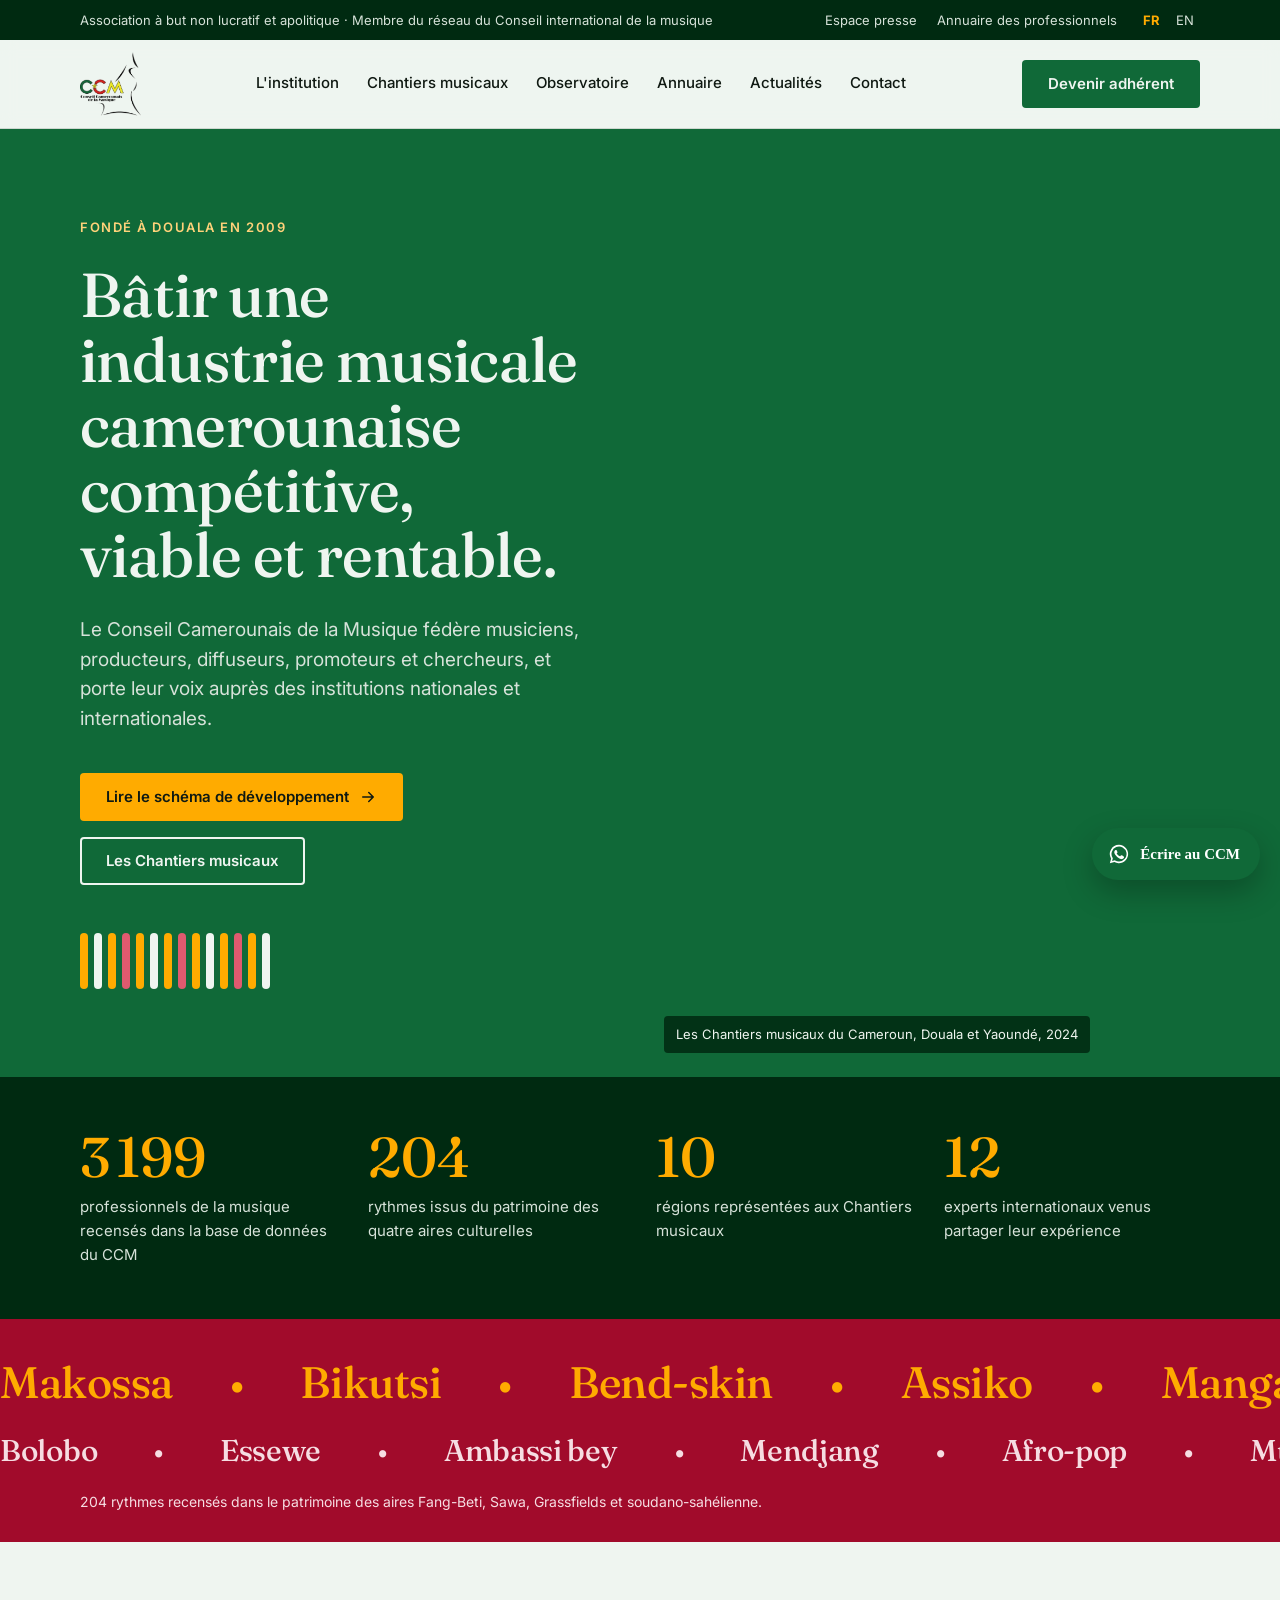
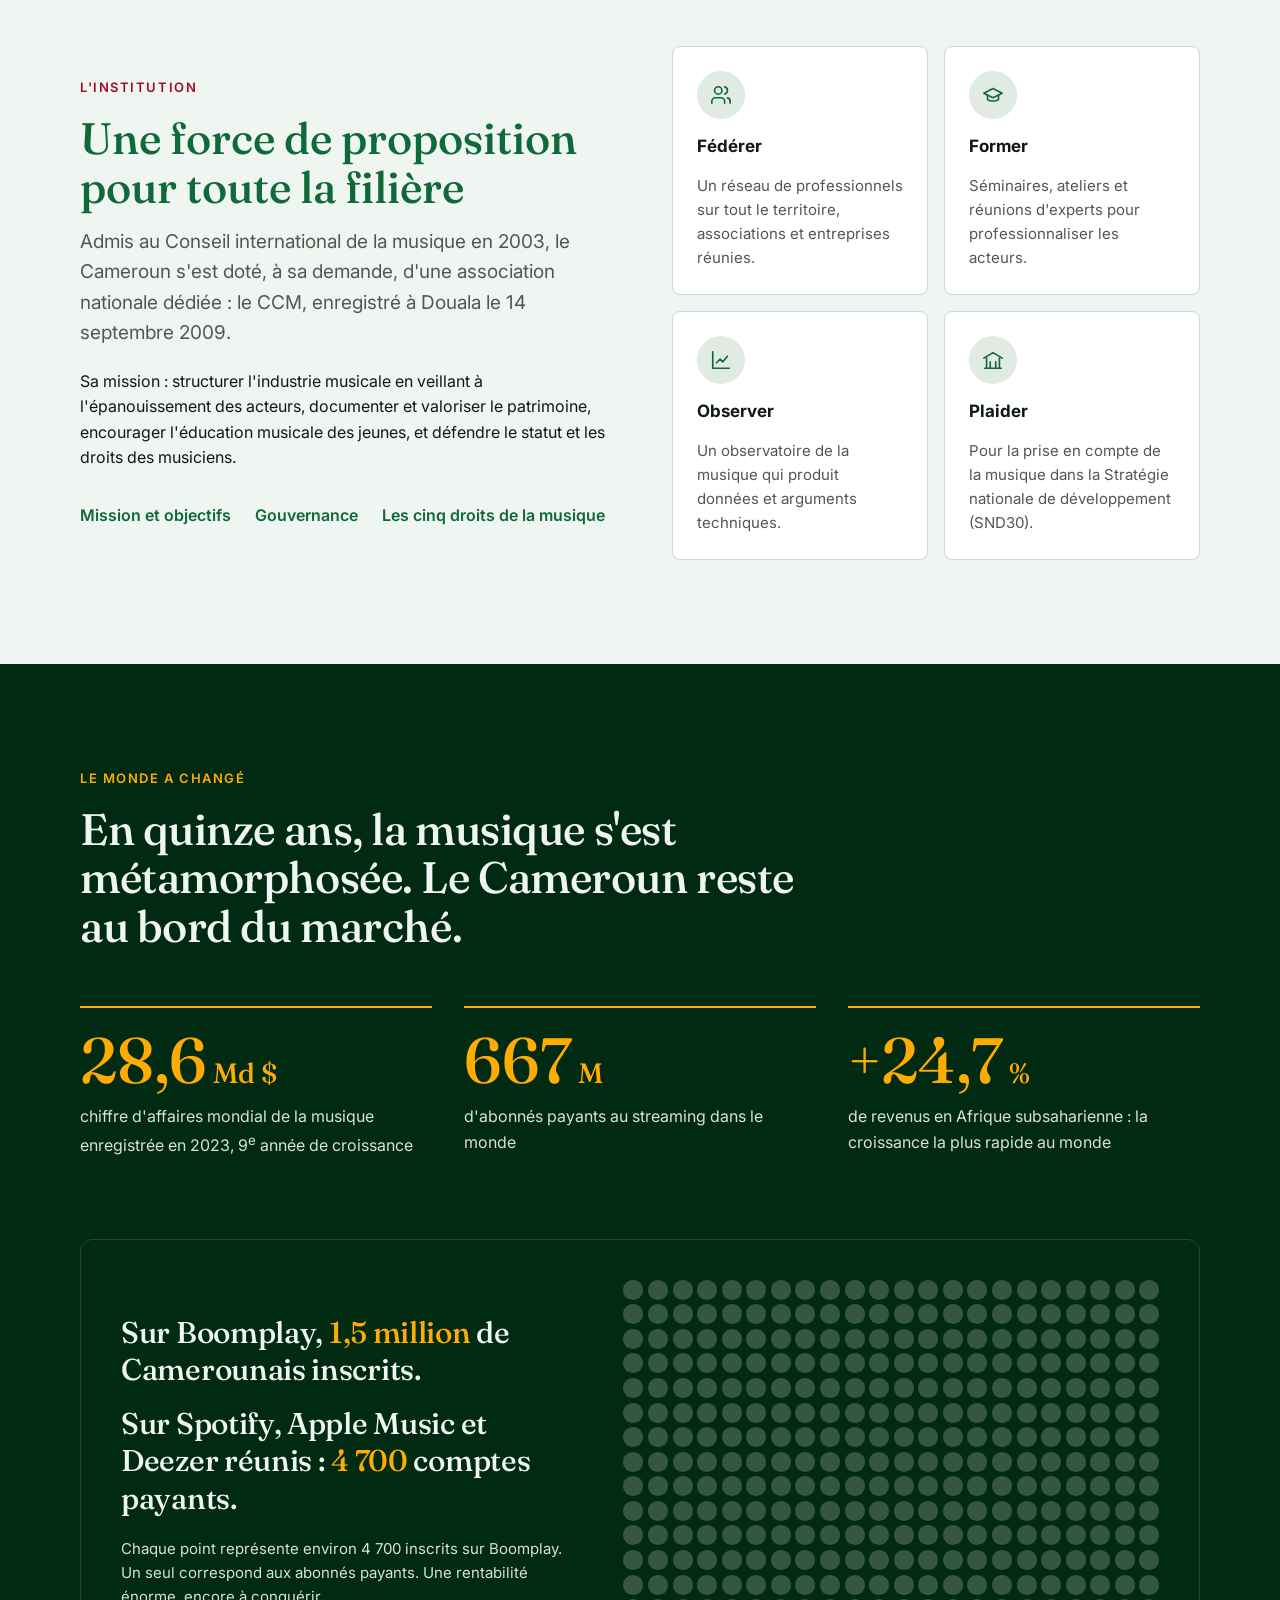
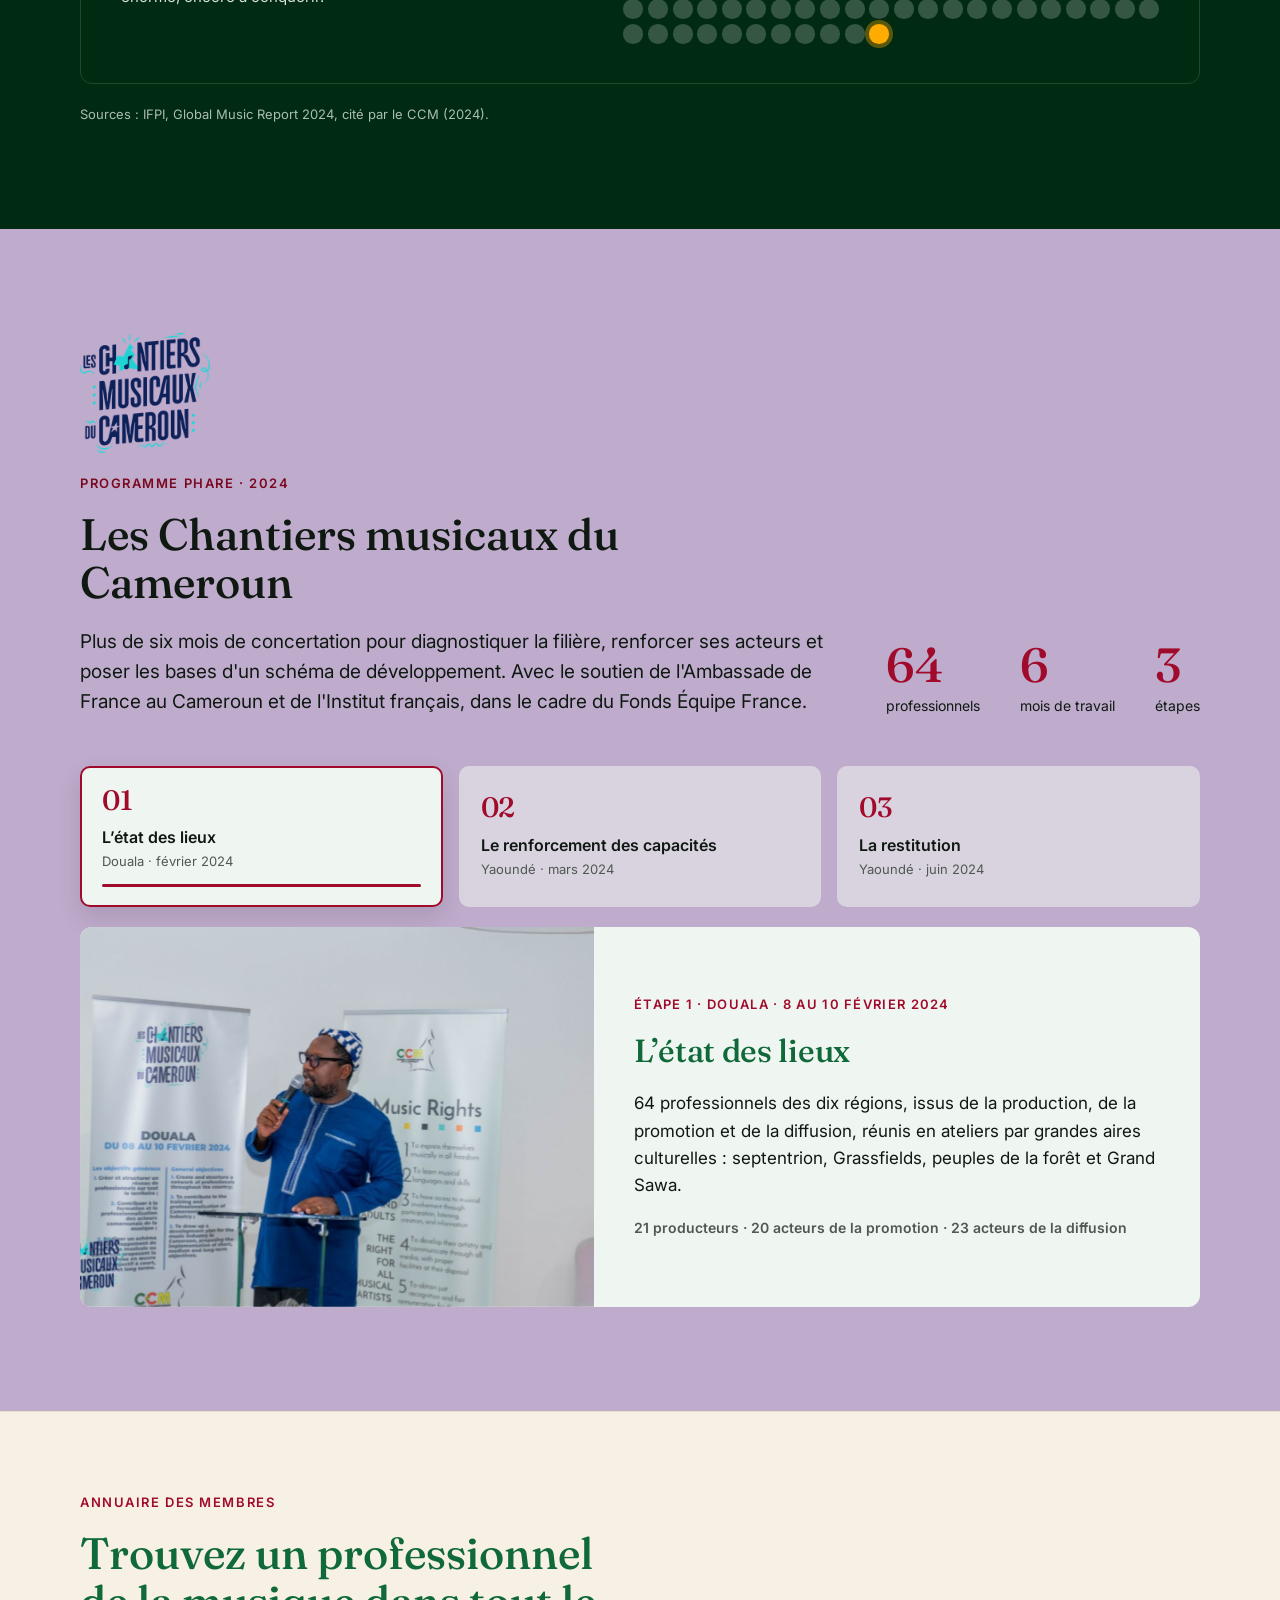
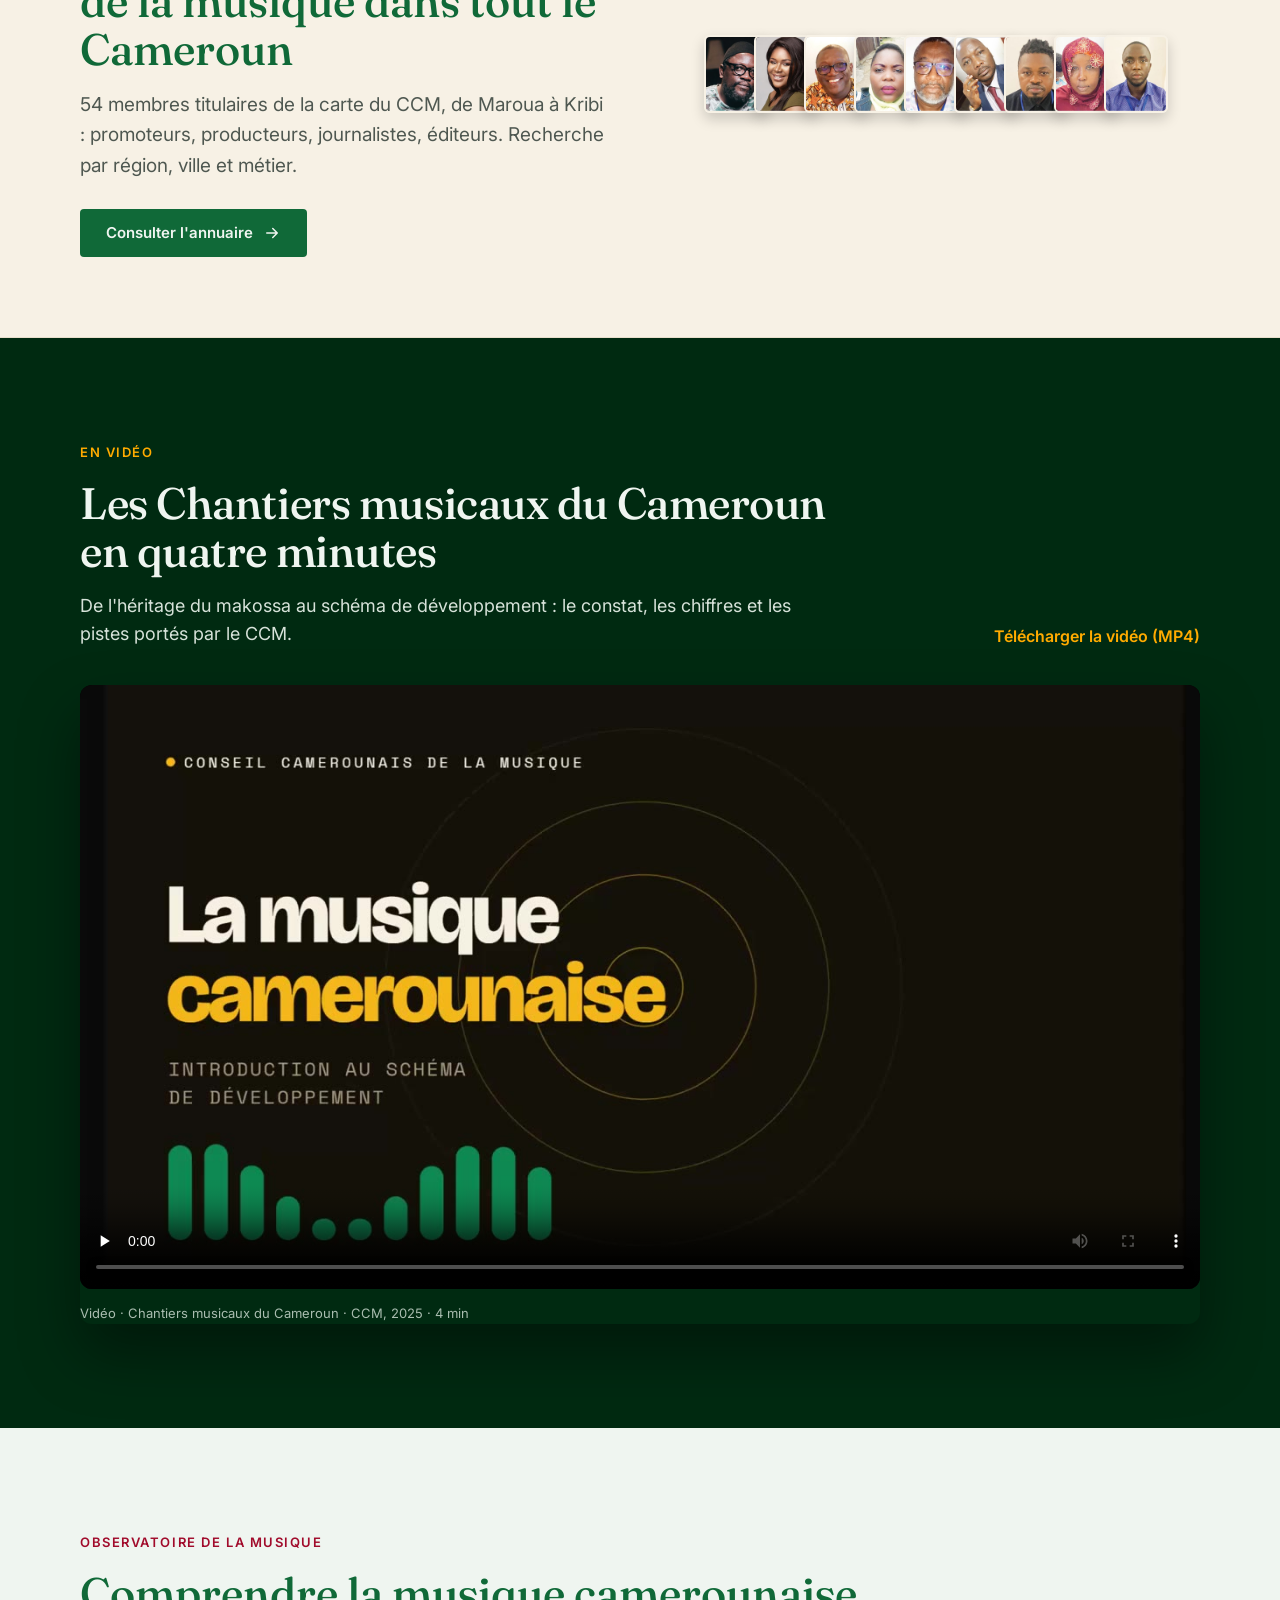
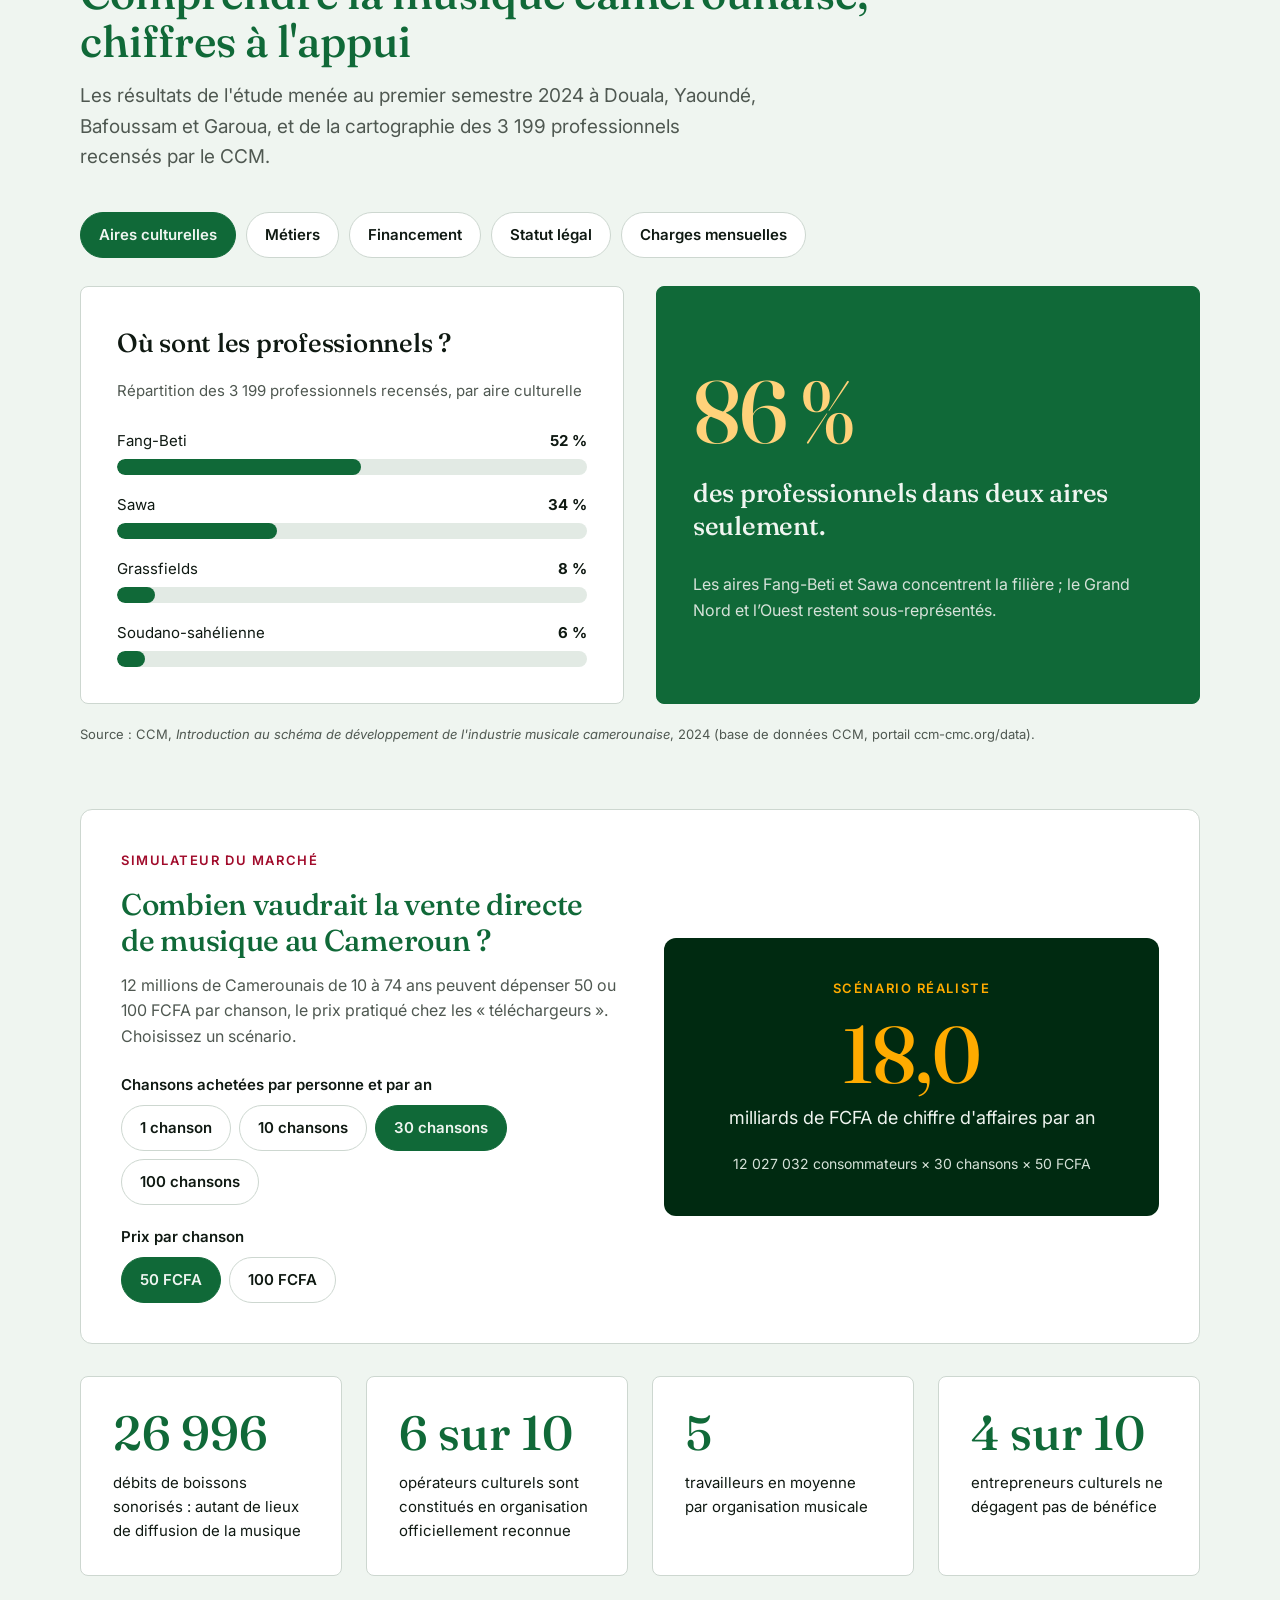
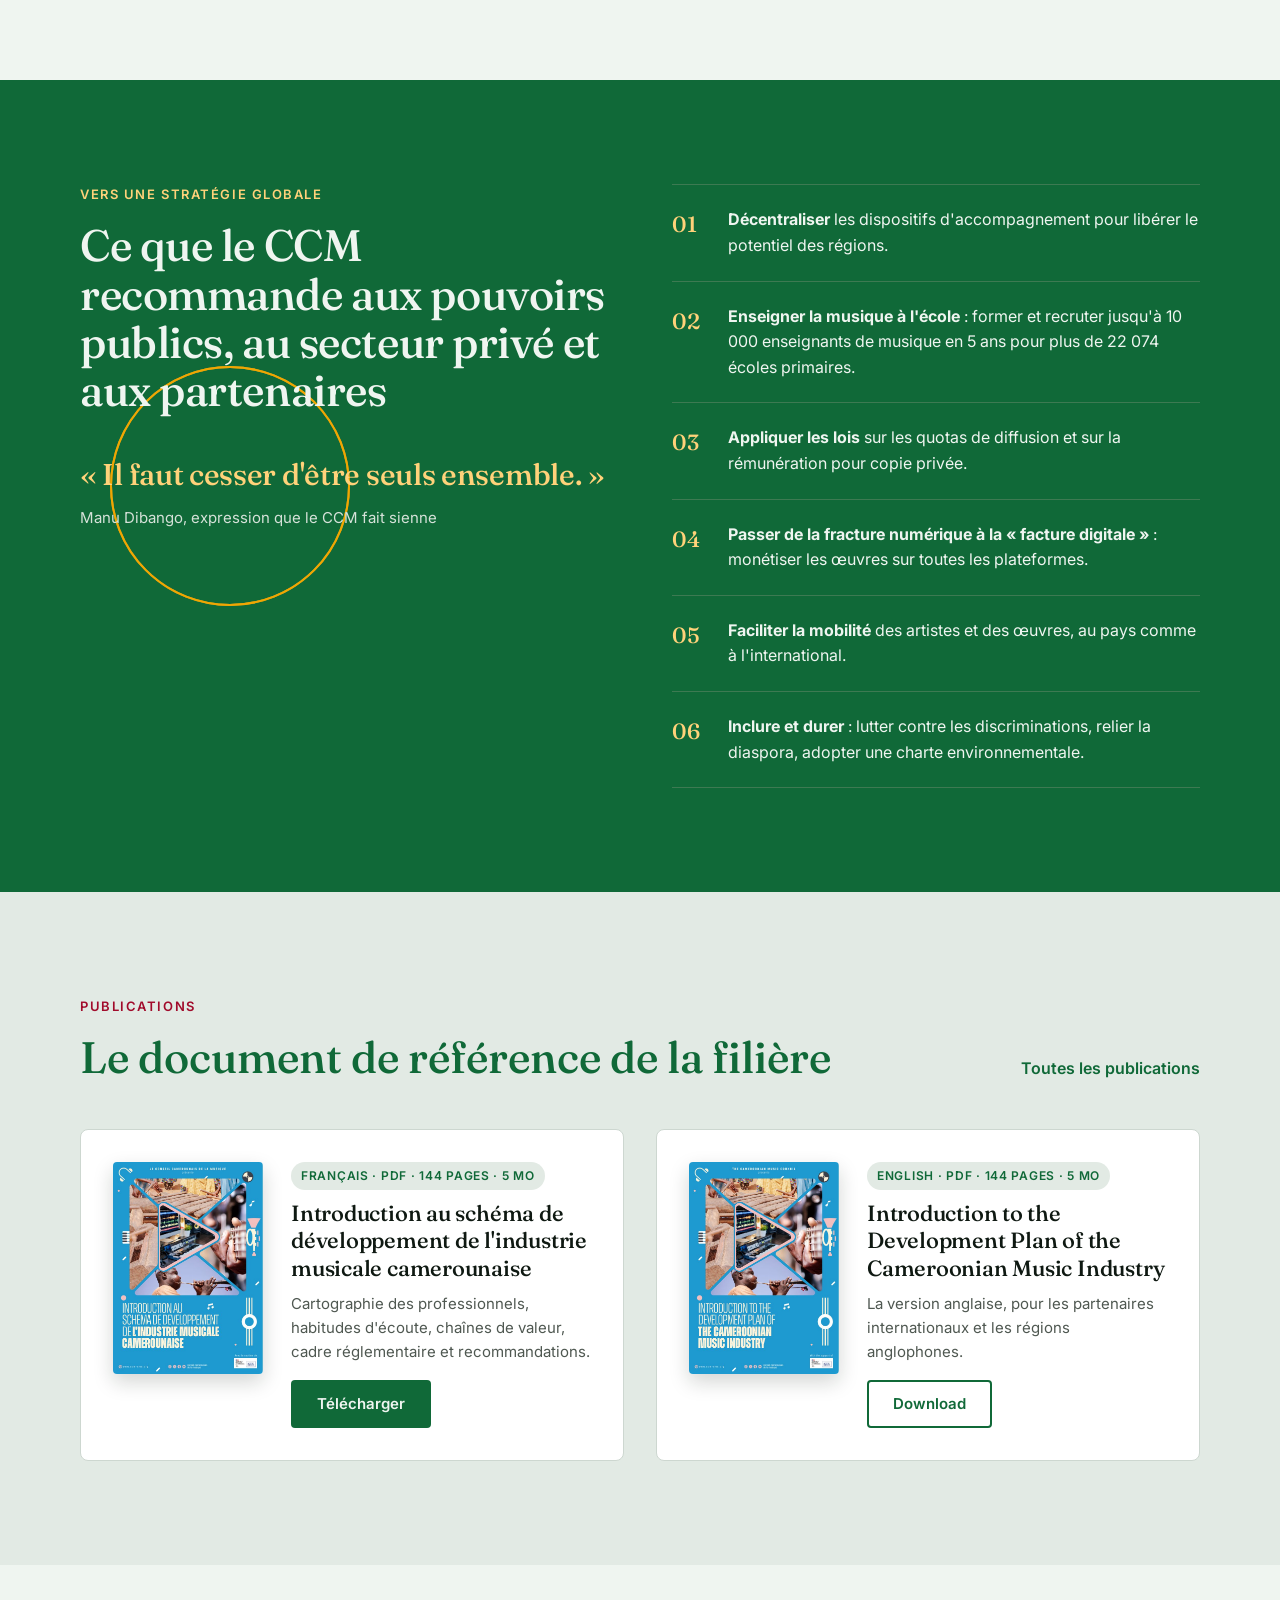
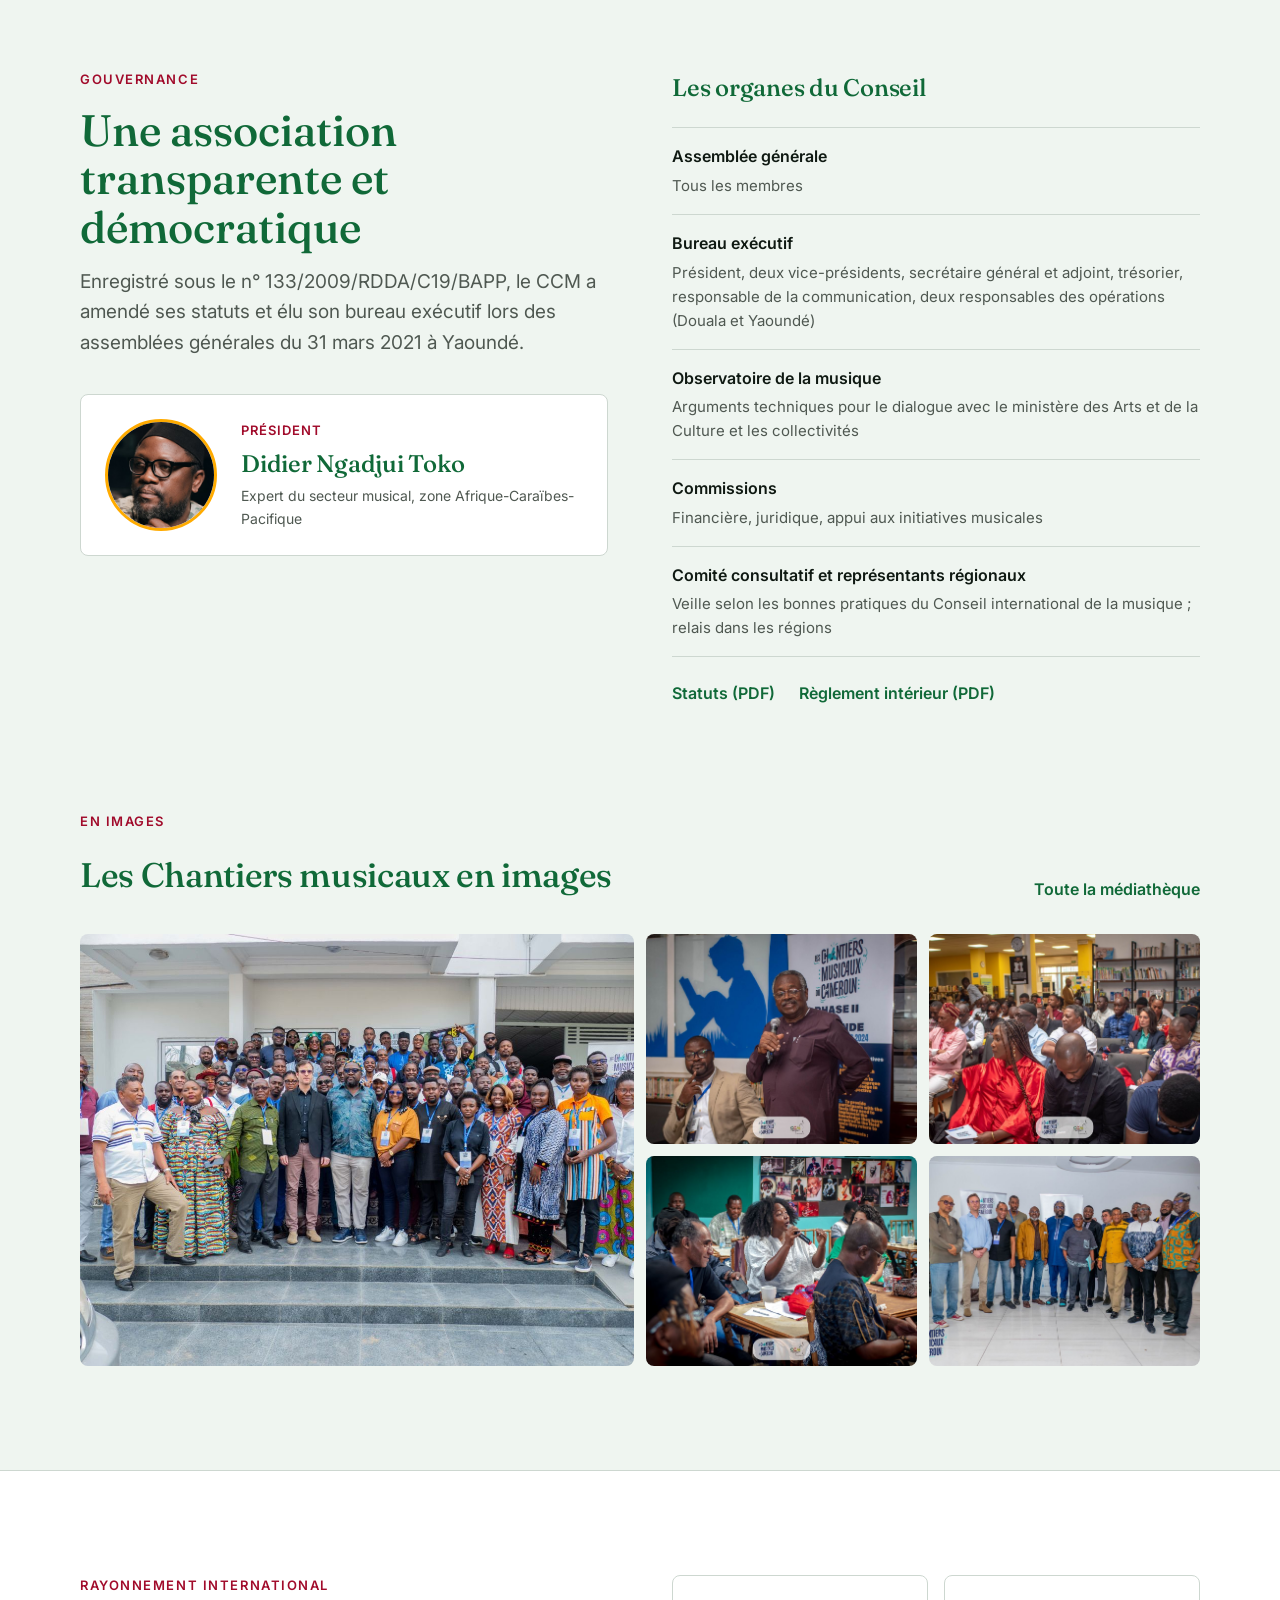
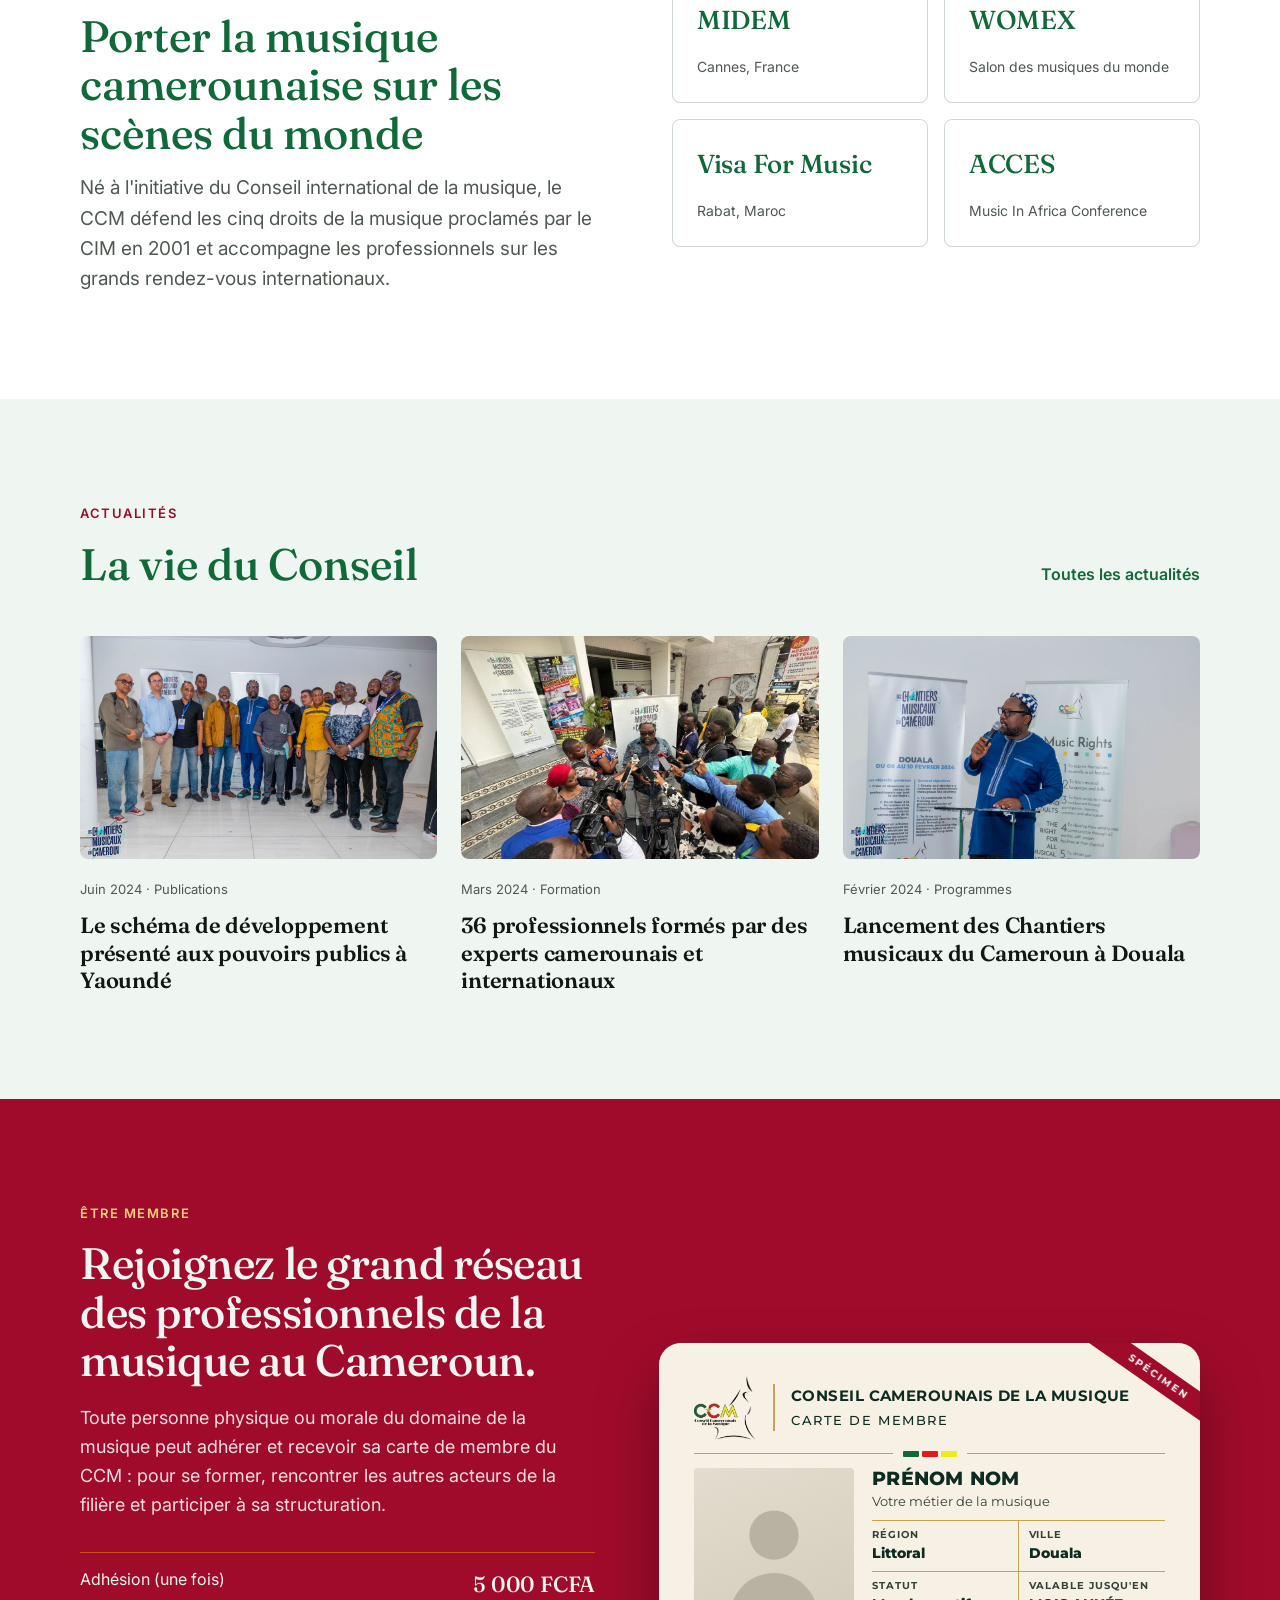
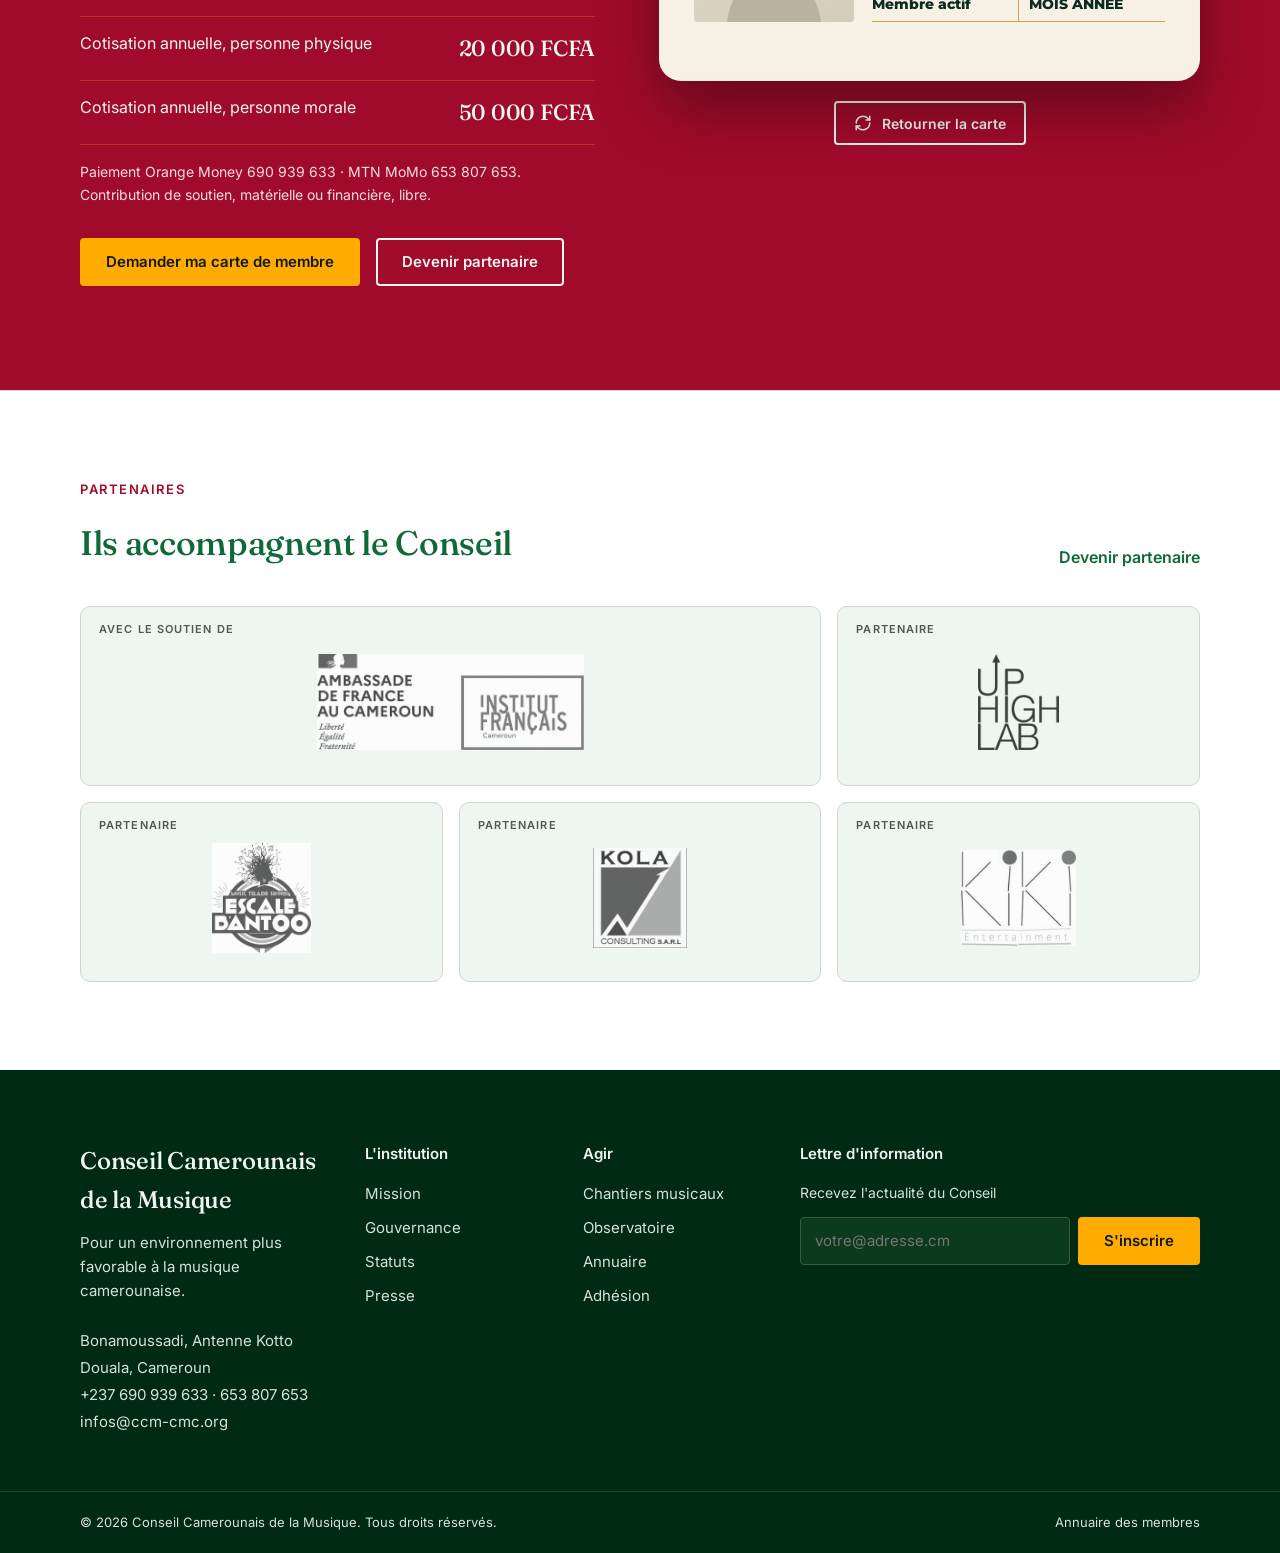
<file: index.html>
<!doctype html>
<html lang="fr">
<head>
<meta charset="utf-8">
<meta name="viewport" content="width=device-width, initial-scale=1">
<title>Conseil Camerounais de la Musique (CCM) — Structurer la filière musicale camerounaise</title>
<meta name="description" content="Le Conseil Camerounais de la Musique fédère les professionnels de la musique au Cameroun : Chantiers musicaux, observatoire, schéma de développement de l'industrie musicale, adhésion.">
<meta property="og:title" content="Conseil Camerounais de la Musique">
<meta property="og:description" content="Bâtir une industrie musicale camerounaise compétitive, viable et rentable.">
<meta property="og:image" content="https://manmbailikol.github.io/ccm-site/assets/partage-ccm.jpg">
<meta name="twitter:card" content="summary_large_image">
<meta property="og:type" content="website">
<meta property="og:locale" content="fr_FR">
<link rel="alternate" hreflang="fr" href="https://manmbailikol.github.io/ccm-site/">
<link rel="alternate" hreflang="en" href="https://manmbailikol.github.io/ccm-site/en/">
<meta name="theme-color" content="#106938">
<link rel="icon" href="assets/logo-ccm.webp" type="image/webp">

<link rel="preconnect" href="https://fonts.googleapis.com">
<link href="https://fonts.googleapis.com/css2?family=Fraunces:opsz,wght@9..144,400;9..144,500;9..144,600&amp;family=Inter:wght@400;500;600;700&amp;family=Montserrat:ital,wght@0,500;0,700;0,800;1,500&amp;display=swap" rel="stylesheet">
<link rel="stylesheet" href="assets/css/site.css">
<script type="application/ld+json">{"@context": "https://schema.org", "@type": "Organization", "name": "Conseil Camerounais de la Musique", "alternateName": ["CCM", "Cameroon Music Council"], "url": "https://manmbailikol.github.io/ccm-site/", "logo": "https://manmbailikol.github.io/ccm-site/assets/logo-ccm.webp", "foundingDate": "2009-09-14", "foundingLocation": "Douala", "email": "infos@ccm-cmc.org", "telephone": "+237690939633", "address": {"@type": "PostalAddress", "streetAddress": "Bonamoussadi, Antenne Kotto", "addressLocality": "Douala", "addressCountry": "CM"}, "memberOf": {"@type": "Organization", "name": "Conseil international de la musique"}}</script>
<!-- STATS -->
</head>
<body>

<div class="ccm">

<!-- Barre utilitaire -->
<div style="background: var(--vert-nuit); color: #d6e2d9; font-size: 13px">
<div class="wrap" style="display: flex; justify-content: space-between; align-items: center; min-height: 40px; gap: 16px; flex-wrap: wrap">
<span>Association à but non lucratif et apolitique · Membre du réseau du Conseil international de la musique</span>
<div style="display: flex; gap: 20px; align-items: center">
<a href="actualites/" style="color: #d6e2d9; text-decoration: none">Espace presse</a>
<a href="annuaire/" style="color: #d6e2d9; text-decoration: none">Annuaire des professionnels</a>
<div role="group" aria-label="Langue" style="display: flex; gap: 4px">
<a href="./" aria-current="true" style="color: var(--ambre); font-weight: 700; text-decoration: none; padding: 4px 6px">FR</a>
<a href="en/" hreflang="en" lang="en" style="color: #d6e2d9; text-decoration: none; padding: 4px 6px">EN</a>
</div>
</div>
</div>
</div>

<!-- En-tête collant -->
<header style="position: sticky; top: 0; z-index: 20; background: rgba(239,245,240,.94); backdrop-filter: blur(8px); border-bottom: 1px solid var(--filet)">
<div class="wrap" style="display: flex; align-items: center; justify-content: space-between; min-height: 88px; gap: 32px">
<a href="#accueil" aria-label="Conseil Camerounais de la Musique, accueil" style="display: flex; align-items: center">
<img src="assets/logo-ccm.webp" alt="Logo du Conseil Camerounais de la Musique" style="height: 64px; width: auto; display: block">
</a>
<nav class="nav" id="nav-principale" aria-label="Navigation principale">
<a href="institution/">L'institution</a>
<a href="chantiers/">Chantiers musicaux</a>
<a href="observatoire/">Observatoire</a>
<a href="annuaire/">Annuaire</a>
<a href="actualites/">Actualités</a>
<a href="#contact">Contact</a>
</nav>
<div style="display: flex; gap: 12px; align-items: center">
<a class="btn btn-vert entete-cta" href="#adhesion">Devenir adhérent</a>
<button type="button" id="menu-btn" class="menu-btn" aria-expanded="false" aria-controls="nav-principale" aria-label="Ouvrir le menu"><svg aria-hidden="true" width="24" height="24" viewBox="0 0 24 24" fill="none" stroke="currentColor" stroke-width="2" stroke-linecap="round"><path d="M4 7h16M4 12h16M4 17h16"></path></svg></button>
</div>
</div>
</header>

<main id="contenu">
<!-- Héros -->
<section id="accueil" style="background: var(--vert); color: var(--papier)">
<div class="hero-grille" style="display: grid; grid-template-columns: repeat(2, minmax(0, 1fr)); min-height: 660px">
<div style="display: flex; align-items: center; padding: 88px 56px 88px max(40px, calc((100vw - 1200px) / 2 + 40px))">
<div style="max-width: 600px">
<p class="entree" style="margin: 0 0 24px; font-size: 13px; font-weight: 600; letter-spacing: .12em; text-transform: uppercase; color: var(--ambre)">Fondé à Douala en 2009</p>
<h1 class="serif hero-titre entree d1" style="margin: 0; font-size: 62px; line-height: 1.05; font-weight: 500">Bâtir une industrie musicale camerounaise compétitive, viable et rentable.</h1>
<p class="entree d2" style="margin: 28px 0 0; font-size: 19px; line-height: 1.55; color: #d6e2d9">Le Conseil Camerounais de la Musique fédère musiciens, producteurs, diffuseurs, promoteurs et chercheurs, et porte leur voix auprès des institutions nationales et internationales.</p>
<div class="entree d3" style="display: flex; gap: 16px; margin-top: 40px; flex-wrap: wrap">
<a class="btn btn-ambre" href="#ressources">Lire le schéma de développement
<svg aria-hidden="true" width="18" height="18" viewBox="0 0 24 24" fill="none" stroke="currentColor" stroke-width="2" stroke-linecap="round" stroke-linejoin="round"><path d="M5 12h14M13 6l6 6-6 6"></path></svg>
</a>
<a class="btn btn-ligne" href="#programmes">Les Chantiers musicaux</a>
</div>
<div class="eq entree d4" aria-hidden="true" style="margin-top: 48px">
<span></span><span></span><span></span><span></span><span></span><span></span><span></span><span></span><span></span><span></span><span></span><span></span><span></span><span></span>
</div>
</div>
</div>
<div style="position: relative; min-height: 420px">
<div class="diapo">
<img src="assets/groupe-chantiers.jpg" alt="Photo de groupe des professionnels réunis lors des Chantiers musicaux du Cameroun">
<img src="assets/salle-pleniere.jpg" alt="" aria-hidden="true">
<img src="assets/yaounde-panel.jpg" alt="" aria-hidden="true">
</div>
<p style="position: absolute; left: 24px; bottom: 24px; margin: 0; background: rgba(0,42,17,.85); color: var(--papier); font-size: 13px; padding: 8px 12px; border-radius: 4px">Les Chantiers musicaux du Cameroun, Douala et Yaoundé, 2024</p>
</div>
</div>
</section>

<!-- Bandeau chiffres animés -->
<section aria-label="Repères" style="background: var(--vert-nuit); color: var(--papier)">
<div class="wrap bandeau" style="display: grid; grid-template-columns: repeat(4, minmax(0, 1fr)); gap: 32px; padding-top: 52px; padding-bottom: 52px">
<div><p class="chiffre"><span data-compte="3199" data-dec="0">3 199</span></p><p style="margin: 10px 0 0; color: #d6e2d9; font-size: 15px">professionnels de la musique recensés dans la base de données du CCM</p></div>
<div><p class="chiffre"><span data-compte="204" data-dec="0">204</span></p><p style="margin: 10px 0 0; color: #d6e2d9; font-size: 15px">rythmes issus du patrimoine des quatre aires culturelles</p></div>
<div><p class="chiffre"><span data-compte="10" data-dec="0">10</span></p><p style="margin: 10px 0 0; color: #d6e2d9; font-size: 15px">régions représentées aux Chantiers musicaux</p></div>
<div><p class="chiffre"><span data-compte="12" data-dec="0">12</span></p><p style="margin: 10px 0 0; color: #d6e2d9; font-size: 15px">experts internationaux venus partager leur expérience</p></div>
</div>
</section>

<!-- Défilé des rythmes -->
<section aria-label="Rythmes du Cameroun" style="background: var(--bordeaux); color: var(--papier); padding: 28px 0; display: flex; flex-direction: column; gap: 10px">
<div class="defile" aria-hidden="true">
<div class="defile-piste serif" style="font-size: 44px; color: var(--ambre)">
<span>Makossa</span><span>•</span><span>Bikutsi</span><span>•</span><span>Bend-skin</span><span>•</span><span>Assiko</span><span>•</span><span>Mangambeu</span><span>•</span><span>Ganjal</span><span>•</span><span>Mbolé</span><span>•</span>
<span>Makossa</span><span>•</span><span>Bikutsi</span><span>•</span><span>Bend-skin</span><span>•</span><span>Assiko</span><span>•</span><span>Mangambeu</span><span>•</span><span>Ganjal</span><span>•</span><span>Mbolé</span><span>•</span>
</div>
</div>
<div class="defile defile-lent" aria-hidden="true">
<div class="defile-piste serif" style="font-size: 30px; color: #f6dde2">
<span>Bolobo</span><span>•</span><span>Essewe</span><span>•</span><span>Ambassi bey</span><span>•</span><span>Mendjang</span><span>•</span><span>Afro-pop</span><span>•</span><span>Musiques urbaines</span><span>•</span>
<span>Bolobo</span><span>•</span><span>Essewe</span><span>•</span><span>Ambassi bey</span><span>•</span><span>Mendjang</span><span>•</span><span>Afro-pop</span><span>•</span><span>Musiques urbaines</span><span>•</span>
</div>
</div>
<p class="wrap" style="margin: 6px auto 0; width: 100%; font-size: 14px; color: #f6dde2">204 rythmes recensés dans le patrimoine des aires Fang-Beti, Sawa, Grassfields et soudano-sahélienne.</p>
</section>

<!-- L'institution -->
<section id="institution" class="section">
<div class="wrap grid2" style="align-items: center">
<div class="rv">
<p class="eyebrow">L'institution</p>
<h2 class="h2">Une force de proposition pour toute la filière</h2>
<p class="lead">Admis au Conseil international de la musique en 2003, le Cameroun s'est doté, à sa demande, d'une association nationale dédiée : le CCM, enregistré à Douala le 14 septembre 2009.</p>
<p style="margin: 20px 0 0; font-size: 16px; max-width: 560px">Sa mission : structurer l'industrie musicale en veillant à l'épanouissement des acteurs, documenter et valoriser le patrimoine, encourager l'éducation musicale des jeunes, et défendre le statut et les droits des musiciens.</p>
<div style="display: flex; gap: 24px; margin-top: 32px; flex-wrap: wrap">
<a class="lien" href="institution/#mission">Mission et objectifs</a>
<a class="lien" href="#gouvernance">Gouvernance</a>
<a class="lien" href="institution/#droits">Les cinq droits de la musique</a>
</div>
</div>
<div class="grid2 rv" style="gap: 16px">
<article class="carte" style="padding: 24px">
<div class="icone"><svg aria-hidden="true" width="22" height="22" viewBox="0 0 24 24" fill="none" stroke="currentColor" stroke-width="1.8" stroke-linecap="round" stroke-linejoin="round"><path d="M16 21v-2a4 4 0 0 0-4-4H6a4 4 0 0 0-4 4v2"></path><circle cx="9" cy="7" r="4"></circle><path d="M22 21v-2a4 4 0 0 0-3-3.87M16 3.13a4 4 0 0 1 0 7.75"></path></svg></div>
<h3 style="margin: 0; font-size: 17px">Fédérer</h3>
<p style="margin: 0; font-size: 15px; color: var(--gris)">Un réseau de professionnels sur tout le territoire, associations et entreprises réunies.</p>
</article>
<article class="carte" style="padding: 24px">
<div class="icone"><svg aria-hidden="true" width="22" height="22" viewBox="0 0 24 24" fill="none" stroke="currentColor" stroke-width="1.8" stroke-linecap="round" stroke-linejoin="round"><path d="M22 10 12 5 2 10l10 5 10-5z"></path><path d="M6 12v5c3 2 9 2 12 0v-5"></path></svg></div>
<h3 style="margin: 0; font-size: 17px">Former</h3>
<p style="margin: 0; font-size: 15px; color: var(--gris)">Séminaires, ateliers et réunions d'experts pour professionnaliser les acteurs.</p>
</article>
<article class="carte" style="padding: 24px">
<div class="icone"><svg aria-hidden="true" width="22" height="22" viewBox="0 0 24 24" fill="none" stroke="currentColor" stroke-width="1.8" stroke-linecap="round" stroke-linejoin="round"><path d="M3 3v18h18"></path><path d="M7 15l4-4 3 3 5-6"></path></svg></div>
<h3 style="margin: 0; font-size: 17px">Observer</h3>
<p style="margin: 0; font-size: 15px; color: var(--gris)">Un observatoire de la musique qui produit données et arguments techniques.</p>
</article>
<article class="carte" style="padding: 24px">
<div class="icone"><svg aria-hidden="true" width="22" height="22" viewBox="0 0 24 24" fill="none" stroke="currentColor" stroke-width="1.8" stroke-linecap="round" stroke-linejoin="round"><path d="M3 21h18M5 21V10M19 21V10M9 21v-7M15 21v-7M2 10l10-6 10 6"></path></svg></div>
<h3 style="margin: 0; font-size: 17px">Plaider</h3>
<p style="margin: 0; font-size: 15px; color: var(--gris)">Pour la prise en compte de la musique dans la Stratégie nationale de développement (SND30).</p>
</article>
</div>
</div>
</section>

<!-- Le monde a changé -->
<section aria-labelledby="monde-titre" style="background: var(--vert-nuit); color: var(--papier); padding: 104px 0">
<div class="wrap">
<p class="rv" style="margin: 0 0 16px; font-size: 13px; font-weight: 600; letter-spacing: .12em; text-transform: uppercase; color: var(--ambre)">Le monde a changé</p>
<h2 id="monde-titre" class="serif rv" style="margin: 0; font-size: 44px; line-height: 1.1; max-width: 760px">En quinze ans, la musique s'est métamorphosée. Le Cameroun reste au bord du marché.</h2>
<div class="monde-grille" style="display: grid; grid-template-columns: repeat(3, minmax(0, 1fr)); gap: 32px; margin-top: 56px">
<div class="rv" style="border-top: 2px solid var(--ambre); padding-top: 20px"><p class="chiffre" style="font-size: 64px"><span data-compte="28.6" data-dec="1">28,6</span><span style="font-size: 28px"> Md $</span></p><p style="margin: 12px 0 0; color: #d6e2d9">chiffre d'affaires mondial de la musique enregistrée en 2023, 9<sup>e</sup> année de croissance</p></div>
<div class="rv" style="border-top: 2px solid var(--ambre); padding-top: 20px"><p class="chiffre" style="font-size: 64px"><span data-compte="667" data-dec="0">667</span><span style="font-size: 28px"> M</span></p><p style="margin: 12px 0 0; color: #d6e2d9">d'abonnés payants au streaming dans le monde</p></div>
<div class="rv" style="border-top: 2px solid var(--ambre); padding-top: 20px"><p class="chiffre" style="font-size: 64px">+<span data-compte="24.7" data-dec="1">24,7</span><span style="font-size: 28px"> %</span></p><p style="margin: 12px 0 0; color: #d6e2d9">de revenus en Afrique subsaharienne : la croissance la plus rapide au monde</p></div>
</div>

<div class="monde-grille rv" style="display: grid; grid-template-columns: minmax(0, 1fr) minmax(0, 1.2fr); gap: 56px; align-items: center; margin-top: 80px; padding: 40px; border: 1px solid #1d4a2c; border-radius: 12px">
<div>
<p class="serif" style="margin: 0; font-size: 30px; line-height: 1.25">Sur Boomplay, <span style="color: var(--ambre)">1,5 million</span> de Camerounais inscrits.</p>
<p class="serif" style="margin: 16px 0 0; font-size: 30px; line-height: 1.25">Sur Spotify, Apple Music et Deezer réunis : <span style="color: var(--ambre)">4 700</span> comptes payants.</p>
<p style="margin: 20px 0 0; color: #d6e2d9; font-size: 15px">Chaque point représente environ 4 700 inscrits sur Boomplay. Un seul correspond aux abonnés payants. Une rentabilité énorme, encore à conquérir.</p>
</div>
<div class="points" id="points" role="img" aria-label="319 points, dont un seul en couleur, pour comparer 1,5 million d'inscrits à 4 700 comptes payants">

</div>
</div>
<p class="source" style="margin-top: 20px; color: #a9bdb0">Sources : IFPI, Global Music Report 2024, cité par le CCM (2024).</p>
</div>
</section>

<!-- Chantiers musicaux : étapes interactives -->
<section id="programmes" class="section" style="background: var(--lilas)">
<div class="wrap">
<div class="rv" style="display: flex; justify-content: space-between; align-items: end; gap: 32px; flex-wrap: wrap">
<div style="max-width: 760px">
<img src="assets/chantiers.png" alt="Logo des Chantiers musicaux du Cameroun" style="display: block; height: 120px; width: auto; margin: 0 0 20px">
<p class="eyebrow">Programme phare · 2024</p>
<h2 class="h2" style="color: var(--encre)">Les Chantiers musicaux du Cameroun</h2>
<p style="font-size: 19px; margin: 20px 0 0">Plus de six mois de concertation pour diagnostiquer la filière, renforcer ses acteurs et poser les bases d'un schéma de développement. Avec le soutien de l'Ambassade de France au Cameroun et de l'Institut français, dans le cadre du Fonds Équipe France.</p>
</div>
<div style="display: flex; gap: 40px">
<div><p class="serif" style="margin: 0; font-size: 48px; line-height: 1; color: var(--bordeaux)"><span data-compte="64" data-dec="0">64</span></p><p style="margin: 6px 0 0; font-size: 14px">professionnels</p></div>
<div><p class="serif" style="margin: 0; font-size: 48px; line-height: 1; color: var(--bordeaux)"><span data-compte="6" data-dec="0">6</span></p><p style="margin: 6px 0 0; font-size: 14px">mois de travail</p></div>
<div><p class="serif" style="margin: 0; font-size: 48px; line-height: 1; color: var(--bordeaux)"><span data-compte="3" data-dec="0">3</span></p><p style="margin: 6px 0 0; font-size: 14px">étapes</p></div>
</div>
</div>

<div role="tablist" aria-label="Étapes des Chantiers musicaux" id="etapes-onglets" style="display: grid; grid-template-columns: repeat(3, minmax(0, 1fr)); gap: 16px; margin-top: 48px">

</div>

<article class="phase-ligne" style="display: grid; grid-template-columns: minmax(0, 1fr) minmax(0, 1.1fr); gap: 40px; align-items: stretch; background: var(--papier); border-radius: 12px; overflow: hidden; margin-top: 20px; min-height: 380px">
<div style="position: relative; min-height: 300px; overflow: hidden">
<img id="etape-photo" class="etape-photo" src="assets/douala-phase1.jpg" alt="Prise de parole lors de la première étape à Douala" style="position: absolute; inset: 0; width: 100%; height: 100%; object-fit: cover">
</div>
<div id="etape-texte-bloc" class="etape-photo" style="padding: 40px 40px 40px 0; display: flex; flex-direction: column; justify-content: center">
<p id="etape-date" style="margin: 0; font-size: 13px; font-weight: 600; letter-spacing: .1em; text-transform: uppercase; color: var(--bordeaux)"></p>
<h3 id="etape-titre" class="serif" style="margin: 10px 0 14px; font-size: 32px; color: var(--vert)"></h3>
<p id="etape-texte" style="margin: 0; font-size: 17px"></p>
<p id="etape-chiffres" style="margin: 18px 0 0; font-size: 14px; font-weight: 600; color: var(--gris)"></p>
</div>
</article>
</div>
</section>

<!-- Annuaire -->
<section id="annuaire-accueil" aria-labelledby="annuaire-titre" style="background: #f7f1e5; border-top: 1px solid #e8dfcc; border-bottom: 1px solid #e8dfcc; padding: 80px 0">
<div class="wrap grid2" style="align-items: center">
<div class="rv">
<p class="eyebrow">Annuaire des membres</p>
<h2 id="annuaire-titre" class="h2">Trouvez un professionnel de la musique dans tout le Cameroun</h2>
<p class="lead">54 membres titulaires de la carte du CCM, de Maroua à Kribi : promoteurs, producteurs, journalistes, éditeurs. Recherche par région, ville et métier.</p>
<a class="btn btn-vert" href="annuaire/" style="margin-top: 28px">Consulter l'annuaire<svg aria-hidden="true" width="18" height="18" viewBox="0 0 24 24" fill="none" stroke="currentColor" stroke-width="2" stroke-linecap="round" stroke-linejoin="round"><path d="M5 12h14M13 6l6 6-6 6"></path></svg></a>
</div>
<div class="rv" aria-hidden="true" style="display: flex; flex-wrap: wrap; padding-left: 14px; justify-content: center"><img src="assets/membres/ngadjui-toko-dieudonne.jpg" alt="" loading="lazy" width="64" height="78" style="width: 64px; height: 78px; object-fit: cover; border-radius: 6px; border: 2px solid #f7f1e5; margin-left: -14px; box-shadow: 0 6px 14px rgba(0,0,0,.18)"><img src="assets/membres/ndumbe-eva-robertyne-sobil.jpg" alt="" loading="lazy" width="64" height="78" style="width: 64px; height: 78px; object-fit: cover; border-radius: 6px; border: 2px solid #f7f1e5; margin-left: -14px; box-shadow: 0 6px 14px rgba(0,0,0,.18)"><img src="assets/membres/elame-moukoko-christian-thomas.jpg" alt="" loading="lazy" width="64" height="78" style="width: 64px; height: 78px; object-fit: cover; border-radius: 6px; border: 2px solid #f7f1e5; margin-left: -14px; box-shadow: 0 6px 14px rgba(0,0,0,.18)"><img src="assets/membres/leuwe-ngueyep-carole.jpg" alt="" loading="lazy" width="64" height="78" style="width: 64px; height: 78px; object-fit: cover; border-radius: 6px; border: 2px solid #f7f1e5; margin-left: -14px; box-shadow: 0 6px 14px rgba(0,0,0,.18)"><img src="assets/membres/essack-philippe.jpg" alt="" loading="lazy" width="64" height="78" style="width: 64px; height: 78px; object-fit: cover; border-radius: 6px; border: 2px solid #f7f1e5; margin-left: -14px; box-shadow: 0 6px 14px rgba(0,0,0,.18)"><img src="assets/membres/mai-ngidjol-salomon-olivier.jpg" alt="" loading="lazy" width="64" height="78" style="width: 64px; height: 78px; object-fit: cover; border-radius: 6px; border: 2px solid #f7f1e5; margin-left: -14px; box-shadow: 0 6px 14px rgba(0,0,0,.18)"><img src="assets/membres/kenmegni-alphonse-joel.jpg" alt="" loading="lazy" width="64" height="78" style="width: 64px; height: 78px; object-fit: cover; border-radius: 6px; border: 2px solid #f7f1e5; margin-left: -14px; box-shadow: 0 6px 14px rgba(0,0,0,.18)"><img src="assets/membres/amina-djibrilla.jpg" alt="" loading="lazy" width="64" height="78" style="width: 64px; height: 78px; object-fit: cover; border-radius: 6px; border: 2px solid #f7f1e5; margin-left: -14px; box-shadow: 0 6px 14px rgba(0,0,0,.18)"><img src="assets/membres/asem-ashu-joel.jpg" alt="" loading="lazy" width="64" height="78" style="width: 64px; height: 78px; object-fit: cover; border-radius: 6px; border: 2px solid #f7f1e5; margin-left: -14px; box-shadow: 0 6px 14px rgba(0,0,0,.18)"></div>
</div>
</section>

<!-- Vidéo -->
<section id="video" aria-labelledby="video-titre" style="background: var(--vert-nuit); color: var(--papier); padding: 104px 0">
<div class="wrap">
<div class="rv" style="display: flex; justify-content: space-between; align-items: end; gap: 24px; flex-wrap: wrap; margin-bottom: 36px">
<div style="max-width: 760px">
<p style="margin: 0 0 16px; font-size: 13px; font-weight: 600; letter-spacing: .12em; text-transform: uppercase; color: var(--ambre)">En vidéo</p>
<h2 id="video-titre" class="serif" style="margin: 0; font-size: 44px; line-height: 1.1">Les Chantiers musicaux du Cameroun en quatre minutes</h2>
<p style="margin: 16px 0 0; font-size: 18px; color: #d6e2d9">De l'héritage du makossa au schéma de développement : le constat, les chiffres et les pistes portés par le CCM.</p>
</div>
<a class="lien" href="media/chantiers-ccm-2025.mp4" download style="color: var(--ambre)">Télécharger la vidéo (MP4)</a>
</div>
<figure class="rv video-cadre" style="margin: 0">
<video controls preload="none" playsinline poster="assets/video-chantiers-poster.jpg" style="display: block; width: 100%; aspect-ratio: 1280 / 690; background: #000; border-radius: 12px">
<source src="media/chantiers-ccm-2025.mp4" type="video/mp4">
Votre navigateur ne lit pas cette vidéo.
</video>
<figcaption style="margin-top: 14px; font-size: 13px; color: #a9bdb0">Vidéo · Chantiers musicaux du Cameroun · CCM, 2025 · 4 min</figcaption>
</figure>
</div>
</section>

<!-- Observatoire interactif -->
<section id="observatoire" class="section">
<div class="wrap">
<div class="rv">
<p class="eyebrow">Observatoire de la musique</p>
<h2 class="h2" style="max-width: 820px">Comprendre la musique camerounaise, chiffres à l'appui</h2>
<p class="lead">Les résultats de l'étude menée au premier semestre 2024 à Douala, Yaoundé, Bafoussam et Garoua, et de la cartographie des 3 199 professionnels recensés par le CCM.</p>
</div>

<div role="tablist" aria-label="Thèmes de l'observatoire" id="themes-onglets" style="display: flex; gap: 10px; flex-wrap: wrap; margin-top: 40px">

</div>

<div class="grid2" style="margin-top: 28px; gap: 32px; align-items: stretch">
<article class="carte" style="padding: 36px">
<h3 id="theme-titre" class="serif" style="margin: 0; font-size: 26px"></h3>
<p id="theme-sous" style="margin: 0; font-size: 15px; color: var(--gris)"></p>
<div id="theme-lignes" style="display: grid; gap: 18px; margin-top: 12px">
</div>
</article>
<article class="carte" style="padding: 36px; background: var(--vert); border-color: var(--vert); color: var(--papier); justify-content: center">
<p class="serif" style="margin: 0; font-size: 88px; line-height: 1; color: var(--ambre)" id="theme-cle"></p>
<p class="serif" style="margin: 8px 0 0; font-size: 26px; line-height: 1.25" id="theme-cletexte"></p>
<p style="margin: 16px 0 0; font-size: 16px; color: #d6e2d9" id="theme-lecture"></p>
</article>
</div>
<p class="source" style="margin-top: 20px">Source : CCM, <em>Introduction au schéma de développement de l'industrie musicale camerounaise</em>, 2024 (base de données CCM, portail ccm-cmc.org/data).</p>

<!-- Simulateur -->
<div class="rv" style="margin-top: 64px; background: #fff; border: 1px solid var(--filet); border-radius: 12px; padding: 40px">
<div class="grid2" style="gap: 48px; align-items: center">
<div>
<p class="eyebrow">Simulateur du marché</p>
<h3 class="serif" style="margin: 0; font-size: 30px; line-height: 1.2; color: var(--vert)">Combien vaudrait la vente directe de musique au Cameroun ?</h3>
<p style="margin: 14px 0 0; color: var(--gris)">12 millions de Camerounais de 10 à 74 ans peuvent dépenser 50 ou 100 FCFA par chanson, le prix pratiqué chez les « téléchargeurs ». Choisissez un scénario.</p>
<p style="margin: 24px 0 8px; font-weight: 600; font-size: 15px">Chansons achetées par personne et par an</p>
<div role="radiogroup" aria-label="Chansons par an" id="scen-onglets" style="display: flex; gap: 8px; flex-wrap: wrap">

</div>
<p style="margin: 20px 0 8px; font-weight: 600; font-size: 15px">Prix par chanson</p>
<div role="radiogroup" aria-label="Prix par chanson" id="prix-onglets" style="display: flex; gap: 8px">

</div>
</div>
<div style="background: var(--vert-nuit); color: var(--papier); border-radius: 12px; padding: 40px; text-align: center">
<p style="margin: 0; font-size: 13px; font-weight: 600; letter-spacing: .12em; text-transform: uppercase; color: var(--ambre)">Scénario <span id="simu-nom"></span></p>
<p class="serif" style="margin: 16px 0 0; font-size: 80px; line-height: 1; color: var(--ambre); font-variant-numeric: tabular-nums" id="simu-montant"></p>
<p style="margin: 10px 0 0; font-size: 18px"><span id="simu-unite"></span> de chiffre d'affaires par an</p>
<p style="margin: 20px 0 0; font-size: 14px; color: #d6e2d9">12 027 032 consommateurs × <span id="simu-chansons"></span> × <span id="simu-prix"></span> FCFA</p>
</div>
</div>
</div>

<div class="grid4" style="margin-top: 32px">
<div class="carte rv"><p class="chiffre-vert">26 996</p><p style="margin: 0; font-size: 15px">débits de boissons sonorisés : autant de lieux de diffusion de la musique</p></div>
<div class="carte rv"><p class="chiffre-vert">6 sur 10</p><p style="margin: 0; font-size: 15px">opérateurs culturels sont constitués en organisation officiellement reconnue</p></div>
<div class="carte rv"><p class="chiffre-vert">5</p><p style="margin: 0; font-size: 15px">travailleurs en moyenne par organisation musicale</p></div>
<div class="carte rv"><p class="chiffre-vert">4 sur 10</p><p style="margin: 0; font-size: 15px">entrepreneurs culturels ne dégagent pas de bénéfice</p></div>
</div>
</div>
</section>

<!-- Recommandations -->
<section aria-labelledby="reco-titre" style="position: relative; overflow: hidden; background: var(--vert); color: var(--papier); padding: 104px 0">
<div class="anneaux" aria-hidden="true"><i></i><i></i><i></i><i></i></div>
<div class="wrap grid2" style="position: relative">
<div class="rv">
<p style="margin: 0 0 16px; font-size: 13px; font-weight: 600; letter-spacing: .12em; text-transform: uppercase; color: var(--ambre)">Vers une stratégie globale</p>
<h2 id="reco-titre" class="serif" style="margin: 0; font-size: 44px; line-height: 1.1">Ce que le CCM recommande aux pouvoirs publics, au secteur privé et aux partenaires</h2>
<blockquote style="margin: 40px 0 0; padding: 0; border: 0">
<p class="serif" style="margin: 0; font-size: 30px; line-height: 1.3; color: var(--ambre)">« Il faut cesser d'être seuls ensemble. »</p>
<footer style="margin-top: 12px; font-size: 15px; color: #d6e2d9">Manu Dibango, expression que le CCM fait sienne</footer>
</blockquote>
</div>
<ol style="list-style: none; margin: 0; padding: 0">
<li class="rv-g" style="display: grid; grid-template-columns: 40px minmax(0, 1fr); gap: 16px; padding: 22px 0; border-top: 1px solid #3d7a52"><span class="serif" style="font-size: 22px; color: var(--ambre)">01</span><div><strong>Décentraliser</strong> les dispositifs d'accompagnement pour libérer le potentiel des régions.</div></li>
<li class="rv-g" style="display: grid; grid-template-columns: 40px minmax(0, 1fr); gap: 16px; padding: 22px 0; border-top: 1px solid #3d7a52"><span class="serif" style="font-size: 22px; color: var(--ambre)">02</span><div><strong>Enseigner la musique à l'école</strong> : former et recruter jusqu'à 10 000 enseignants de musique en 5 ans pour plus de 22 074 écoles primaires.</div></li>
<li class="rv-g" style="display: grid; grid-template-columns: 40px minmax(0, 1fr); gap: 16px; padding: 22px 0; border-top: 1px solid #3d7a52"><span class="serif" style="font-size: 22px; color: var(--ambre)">03</span><div><strong>Appliquer les lois</strong> sur les quotas de diffusion et sur la rémunération pour copie privée.</div></li>
<li class="rv-g" style="display: grid; grid-template-columns: 40px minmax(0, 1fr); gap: 16px; padding: 22px 0; border-top: 1px solid #3d7a52"><span class="serif" style="font-size: 22px; color: var(--ambre)">04</span><div><strong>Passer de la fracture numérique à la « facture digitale »</strong> : monétiser les œuvres sur toutes les plateformes.</div></li>
<li class="rv-g" style="display: grid; grid-template-columns: 40px minmax(0, 1fr); gap: 16px; padding: 22px 0; border-top: 1px solid #3d7a52"><span class="serif" style="font-size: 22px; color: var(--ambre)">05</span><div><strong>Faciliter la mobilité</strong> des artistes et des œuvres, au pays comme à l'international.</div></li>
<li class="rv-g" style="display: grid; grid-template-columns: 40px minmax(0, 1fr); gap: 16px; padding: 22px 0; border-top: 1px solid #3d7a52; border-bottom: 1px solid #3d7a52"><span class="serif" style="font-size: 22px; color: var(--ambre)">06</span><div><strong>Inclure et durer</strong> : lutter contre les discriminations, relier la diaspora, adopter une charte environnementale.</div></li>
</ol>
</div>
</section>

<!-- Publications -->
<section id="ressources" class="section" style="background: var(--surface)">
<div class="wrap">
<div class="rv" style="display: flex; justify-content: space-between; align-items: end; gap: 24px; flex-wrap: wrap">
<div>
<p class="eyebrow">Publications</p>
<h2 class="h2">Le document de référence de la filière</h2>
</div>
<a class="lien" href="chantiers/#contributeurs">Toutes les publications</a>
</div>
<div class="grid2" style="margin-top: 48px; gap: 32px">
<article class="carte rv" style="flex-direction: row; gap: 28px; align-items: flex-start">
<img src="assets/couv-fr.jpg" alt="Couverture du rapport en français" style="width: 150px; height: auto; border-radius: 4px; box-shadow: 0 8px 20px rgba(15,25,18,.18); flex-shrink: 0">
<div style="display: flex; flex-direction: column; gap: 10px">
<span class="tag" style="align-self: flex-start">Français · PDF · 144 pages · 5 Mo</span>
<h3 class="serif" style="margin: 0; font-size: 22px; line-height: 1.25">Introduction au schéma de développement de l'industrie musicale camerounaise</h3>
<p style="margin: 0; font-size: 15px; color: var(--gris)">Cartographie des professionnels, habitudes d'écoute, chaînes de valeur, cadre réglementaire et recommandations.</p>
<a class="btn btn-vert" href="docs/introduction-schema-developpement-industrie-musicale-camerounaise.pdf" download style="align-self: flex-start; margin-top: 6px">Télécharger</a>
</div>
</article>
<article class="carte rv" style="flex-direction: row; gap: 28px; align-items: flex-start">
<img src="assets/couv-en.jpg" alt="Couverture du rapport en anglais" style="width: 150px; height: auto; border-radius: 4px; box-shadow: 0 8px 20px rgba(15,25,18,.18); flex-shrink: 0">
<div style="display: flex; flex-direction: column; gap: 10px">
<span class="tag" style="align-self: flex-start">English · PDF · 144 pages · 5 Mo</span>
<h3 class="serif" style="margin: 0; font-size: 22px; line-height: 1.25" lang="en">Introduction to the Development Plan of the Cameroonian Music Industry</h3>
<p style="margin: 0; font-size: 15px; color: var(--gris)">La version anglaise, pour les partenaires internationaux et les régions anglophones.</p>
<a class="btn btn-contour" href="docs/introduction-development-plan-cameroonian-music-industry.pdf" download style="align-self: flex-start; margin-top: 6px">Download</a>
</div>
</article>
</div>
</div>
</section>

<!-- Gouvernance -->
<section id="gouvernance" class="section">
<div class="wrap grid2">
<div class="rv">
<p class="eyebrow">Gouvernance</p>
<h2 class="h2">Une association transparente et démocratique</h2>
<p class="lead">Enregistré sous le n° 133/2009/RDDA/C19/BAPP, le CCM a amendé ses statuts et élu son bureau exécutif lors des assemblées générales du 31 mars 2021 à Yaoundé.</p>
<div style="display: flex; gap: 24px; align-items: center; margin-top: 36px; padding: 24px; background: #fff; border: 1px solid var(--filet); border-radius: 8px">
<img src="assets/president-didier-ngadjui-toko.jpg" alt="Didier Ngadjui Toko, président du Conseil Camerounais de la Musique" width="112" height="112" style="width: 112px; height: 112px; border-radius: 50%; object-fit: cover; flex-shrink: 0; border: 3px solid var(--ambre)">
<div>
<p style="margin: 0; font-size: 13px; font-weight: 600; letter-spacing: .08em; text-transform: uppercase; color: var(--bordeaux)">Président</p>
<p class="serif" style="margin: 4px 0 0; font-size: 24px; color: var(--vert)">Didier Ngadjui Toko</p>
<p style="margin: 2px 0 0; font-size: 14px; color: var(--gris)">Expert du secteur musical, zone Afrique-Caraïbes-Pacifique</p>
</div>
</div>
</div>
<div class="rv">
<h3 class="serif" style="margin: 0 0 20px; font-size: 24px; color: var(--vert)">Les organes du Conseil</h3>
<dl style="margin: 0; border-top: 1px solid var(--filet)">
<div style="padding: 16px 0; border-bottom: 1px solid var(--filet)"><dt style="font-weight: 600">Assemblée générale</dt><dd style="margin: 4px 0 0; font-size: 15px; color: var(--gris)">Tous les membres</dd></div>
<div style="padding: 16px 0; border-bottom: 1px solid var(--filet)"><dt style="font-weight: 600">Bureau exécutif</dt><dd style="margin: 4px 0 0; font-size: 15px; color: var(--gris)">Président, deux vice-présidents, secrétaire général et adjoint, trésorier, responsable de la communication, deux responsables des opérations (Douala et Yaoundé)</dd></div>
<div style="padding: 16px 0; border-bottom: 1px solid var(--filet)"><dt style="font-weight: 600">Observatoire de la musique</dt><dd style="margin: 4px 0 0; font-size: 15px; color: var(--gris)">Arguments techniques pour le dialogue avec le ministère des Arts et de la Culture et les collectivités</dd></div>
<div style="padding: 16px 0; border-bottom: 1px solid var(--filet)"><dt style="font-weight: 600">Commissions</dt><dd style="margin: 4px 0 0; font-size: 15px; color: var(--gris)">Financière, juridique, appui aux initiatives musicales</dd></div>
<div style="padding: 16px 0; border-bottom: 1px solid var(--filet)"><dt style="font-weight: 600">Comité consultatif et représentants régionaux</dt><dd style="margin: 4px 0 0; font-size: 15px; color: var(--gris)">Veille selon les bonnes pratiques du Conseil international de la musique ; relais dans les régions</dd></div>
</dl>
<div style="display: flex; gap: 24px; margin-top: 24px; flex-wrap: wrap">
<a class="lien" href="mailto:infos@ccm-cmc.org?subject=Demande%20des%20statuts%20du%20CCM">Statuts (PDF)</a>
<a class="lien" href="mailto:infos@ccm-cmc.org?subject=Demande%20du%20r%C3%A8glement%20int%C3%A9rieur%20du%20CCM">Règlement intérieur (PDF)</a>
</div>
</div>
</div>
</section>

<!-- Galerie -->
<section aria-labelledby="galerie-titre" style="padding: 0 0 104px">
<div class="wrap">
<div class="rv" style="display: flex; justify-content: space-between; align-items: end; gap: 24px; flex-wrap: wrap; margin-bottom: 32px">
<div>
<p class="eyebrow">En images</p>
<h2 id="galerie-titre" class="serif" style="margin: 0; font-size: 34px; color: var(--vert)">Les Chantiers musicaux en images</h2>
</div>
<a class="lien" href="chantiers/#galerie">Toute la médiathèque</a>
</div>
<div class="galerie rv" style="display: grid; grid-template-columns: repeat(4, minmax(0, 1fr)); grid-auto-rows: 210px; gap: 12px">
<a href="chantiers/#galerie" style="grid-column: span 2; grid-row: span 2"><img class="photo" src="assets/groupe-chantiers.jpg" alt="Photo de groupe des participants" style="height: 100%; border-radius: 0"></a>
<a href="chantiers/#galerie"><img class="photo" src="assets/yaounde-intervention.jpg" alt="Intervention devant les participants à Yaoundé" style="height: 100%; border-radius: 0"></a>
<a href="chantiers/#galerie"><img class="photo" src="assets/yaounde-public.jpg" alt="Participants attentifs lors d'un atelier" style="height: 100%; border-radius: 0"></a>
<a href="chantiers/#galerie"><img class="photo" src="assets/atelier-echanges.jpg" alt="Échanges entre professionnels pendant un atelier" style="height: 100%; border-radius: 0"></a>
<a href="chantiers/#galerie"><img class="photo" src="assets/experts.jpg" alt="Experts et formateurs réunis" style="height: 100%; border-radius: 0"></a>
</div>
</div>
</section>

<!-- International -->
<section id="international" class="section" style="background: #fff; border-top: 1px solid var(--filet)">
<div class="wrap grid2">
<div class="rv">
<p class="eyebrow">Rayonnement international</p>
<h2 class="h2">Porter la musique camerounaise sur les scènes du monde</h2>
<p class="lead">Né à l'initiative du Conseil international de la musique, le CCM défend les cinq droits de la musique proclamés par le CIM en 2001 et accompagne les professionnels sur les grands rendez-vous internationaux.</p>
</div>
<div class="rv" style="display: grid; grid-template-columns: repeat(2, minmax(0, 1fr)); gap: 16px">
<div class="carte" style="padding: 24px"><p class="serif" style="margin: 0; font-size: 26px; color: var(--vert)">MIDEM</p><p style="margin: 0; font-size: 14px; color: var(--gris)">Cannes, France</p></div>
<div class="carte" style="padding: 24px"><p class="serif" style="margin: 0; font-size: 26px; color: var(--vert)">WOMEX</p><p style="margin: 0; font-size: 14px; color: var(--gris)">Salon des musiques du monde</p></div>
<div class="carte" style="padding: 24px"><p class="serif" style="margin: 0; font-size: 26px; color: var(--vert)">Visa For Music</p><p style="margin: 0; font-size: 14px; color: var(--gris)">Rabat, Maroc</p></div>
<div class="carte" style="padding: 24px"><p class="serif" style="margin: 0; font-size: 26px; color: var(--vert)">ACCES</p><p style="margin: 0; font-size: 14px; color: var(--gris)">Music In Africa Conference</p></div>
</div>
</div>
</section>

<!-- Actualités -->
<section id="actualites" class="section">
<div class="wrap">
<div class="rv" style="display: flex; justify-content: space-between; align-items: end; gap: 24px; flex-wrap: wrap">
<div>
<p class="eyebrow">Actualités</p>
<h2 class="h2">La vie du Conseil</h2>
</div>
<a class="lien" href="actualites/">Toutes les actualités</a>
</div>
<div class="grid3 galerie" style="margin-top: 48px">
<article class="rv" style="display: flex; flex-direction: column; gap: 12px">
<a href="actualites/#restitution"><img class="photo" src="assets/experts.jpg" alt="Experts réunis pour la restitution" style="aspect-ratio: 16 / 10; border-radius: 0"></a>
<p style="margin: 8px 0 0; font-size: 13px; color: var(--gris)">Juin 2024 · Publications</p>
<h3 class="serif" style="margin: 0; font-size: 22px; line-height: 1.25"><a class="lien" href="actualites/#restitution" style="color: var(--encre); display: inline">Le schéma de développement présenté aux pouvoirs publics à Yaoundé</a></h3>
</article>
<article class="rv" style="display: flex; flex-direction: column; gap: 12px">
<a href="actualites/#phase2"><img class="photo" src="assets/presse.jpg" alt="Interview presse lors des Chantiers musicaux" style="aspect-ratio: 16 / 10; border-radius: 0"></a>
<p style="margin: 8px 0 0; font-size: 13px; color: var(--gris)">Mars 2024 · Formation</p>
<h3 class="serif" style="margin: 0; font-size: 22px; line-height: 1.25"><a class="lien" href="actualites/#phase2" style="color: var(--encre); display: inline">36 professionnels formés par des experts camerounais et internationaux</a></h3>
</article>
<article class="rv" style="display: flex; flex-direction: column; gap: 12px">
<a href="actualites/#lancement"><img class="photo" src="assets/douala-phase1.jpg" alt="Ouverture des Chantiers musicaux à Douala" style="aspect-ratio: 16 / 10; border-radius: 0"></a>
<p style="margin: 8px 0 0; font-size: 13px; color: var(--gris)">Février 2024 · Programmes</p>
<h3 class="serif" style="margin: 0; font-size: 22px; line-height: 1.25"><a class="lien" href="actualites/#lancement" style="color: var(--encre); display: inline">Lancement des Chantiers musicaux du Cameroun à Douala</a></h3>
</article>
</div>
</div>
</section>

<!-- Adhésion : carte de membre -->
<section id="adhesion" style="position: relative; overflow: hidden; background: var(--bordeaux); color: var(--papier)">
<div class="wrap adhesion-grille" style="display: grid; grid-template-columns: minmax(0, 1fr) minmax(0, 1.05fr); gap: 64px; align-items: center; padding-top: 104px; padding-bottom: 104px">
<div class="rv">
<p style="margin: 0 0 16px; font-size: 13px; font-weight: 600; letter-spacing: .12em; text-transform: uppercase; color: var(--ambre)">Être membre</p>
<h2 class="serif" style="margin: 0; font-size: 44px; line-height: 1.1">Rejoignez le grand réseau des professionnels de la musique au Cameroun.</h2>
<p style="margin: 20px 0 0; font-size: 18px; color: #f6dde2; max-width: 520px">Toute personne physique ou morale du domaine de la musique peut adhérer et recevoir sa carte de membre du CCM : pour se former, rencontrer les autres acteurs de la filière et participer à sa structuration.</p>
<dl style="margin: 32px 0 0; display: grid; grid-template-columns: minmax(0, 1fr) auto; gap: 0; font-size: 16px; border-top: 1px solid rgba(255,171,0,.45)">
<dt style="padding: 14px 0; border-bottom: 1px solid rgba(255,171,0,.25)">Adhésion (une fois)</dt><dd class="serif" style="margin: 0; padding: 14px 0; border-bottom: 1px solid rgba(255,171,0,.25); font-size: 22px; text-align: right">5 000 FCFA</dd>
<dt style="padding: 14px 0; border-bottom: 1px solid rgba(255,171,0,.25)">Cotisation annuelle, personne physique</dt><dd class="serif" style="margin: 0; padding: 14px 0; border-bottom: 1px solid rgba(255,171,0,.25); font-size: 22px; text-align: right">20 000 FCFA</dd>
<dt style="padding: 14px 0; border-bottom: 1px solid rgba(255,171,0,.25)">Cotisation annuelle, personne morale</dt><dd class="serif" style="margin: 0; padding: 14px 0; border-bottom: 1px solid rgba(255,171,0,.25); font-size: 22px; text-align: right">50 000 FCFA</dd>
</dl>
<p style="margin: 16px 0 0; font-size: 14px; color: #f6dde2">Paiement Orange Money 690 939 633 · MTN MoMo 653 807 653. Contribution de soutien, matérielle ou financière, libre.</p>
<div style="display: flex; gap: 16px; margin-top: 32px; flex-wrap: wrap">
<a class="btn btn-ambre" href="mailto:infos@ccm-cmc.org?subject=Demande%20de%20carte%20de%20membre%20du%20CCM&body=Nom%20et%20pr%C3%A9nom%20%3A%0AM%C3%A9tier%20%3A%0AR%C3%A9gion%20et%20ville%20%3A%0AT%C3%A9l%C3%A9phone%20%3A%0APersonne%20physique%20ou%20morale%20%3A%0A%0AMerci%20de%20joindre%20une%20photo%20d%27identit%C3%A9.">Demander ma carte de membre</a>
<a class="btn btn-ligne" href="mailto:infos@ccm-cmc.org?subject=Partenariat%20avec%20le%20CCM">Devenir partenaire</a>
</div>
</div>

<div class="rv" style="display: flex; flex-direction: column; align-items: center; gap: 20px">
<div class="carte3d" id="carte" role="img" aria-label="Modèle de la carte de membre du CCM, recto">
<div class="carte3d-flotte">
<div class="carte3d-inner">

<!-- Recto -->
<div class="carte-face carte-recto">
<div style="display: flex; align-items: center; gap: 18px">
<img src="assets/logo-ccm.webp" alt="" aria-hidden="true" style="height: 64px; width: auto">
<div style="border-left: 2px solid #c9a24a; padding-left: 16px">
<p class="carte-titre" style="margin: 0; font-size: 15px">Conseil Camerounais de la Musique</p>
<p class="carte-sous" style="margin: 2px 0 0; font-size: 13px">Carte de membre</p>
</div>
</div>
<div class="carte-filet" aria-hidden="true"><i></i><span class="tri"><b style="background: #106938"></b><b style="background: #e21b19"></b><b style="background: #f2ea18"></b></span><i></i></div>
<div style="display: grid; grid-template-columns: 34% minmax(0, 1fr); gap: 18px; align-items: stretch">
<div class="carte-photo" aria-hidden="true">
<svg viewBox="0 0 100 120" width="70%" fill="#b9b2a2"><circle cx="50" cy="42" r="22"></circle><path d="M8 120c4-30 22-44 42-44s38 14 42 44z"></path></svg>
</div>
<div style="min-width: 0">
<p class="carte-nom" style="margin: 0; font-size: 19px">Prénom NOM</p>
<p style="margin: 2px 0 8px; font-size: 13px; color: #33433a">Votre métier de la musique</p>
<div class="carte-champs">
<div><span>Région</span><strong>Littoral</strong></div>
<div><span>Ville</span><strong>Douala</strong></div>
<div><span>Statut</span><strong>Membre actif</strong></div>
<div><span>Valable jusqu'en</span><strong>MOIS ANNÉE</strong></div>
</div>
</div>
</div>
<span class="carte-specimen" aria-hidden="true">Spécimen</span>
</div>

<!-- Verso -->
<div class="carte-face carte-verso">
<svg aria-hidden="true" viewBox="0 0 600 340" preserveAspectRatio="none" style="position: absolute; inset: 0; width: 100%; height: 100%">
<g fill="none" stroke="rgba(239,245,240,.16)" stroke-width="1.2">
<path d="M0 300 C 150 250, 300 230, 600 150"></path>
<path d="M0 312 C 160 262, 320 240, 600 166"></path>
<path d="M0 324 C 170 274, 340 252, 600 182"></path>
<path d="M0 336 C 180 286, 360 264, 600 198"></path>
</g>
</svg>
<p class="carte-titre" style="position: relative; margin: 0; font-size: 24px; color: var(--papier); text-align: center; line-height: 1.25">Conseil Camerounais<br>de la Musique</p>
<div class="carte-filet" aria-hidden="true" style="position: relative; width: 78%"><i></i><span class="tri"><b style="background: #106938"></b><b style="background: #e21b19"></b><b style="background: #f2ea18"></b></span><i></i></div>
<p style="position: relative; margin: 0; font-style: italic; font-size: 18px; letter-spacing: .04em; color: var(--papier)">www.ccm-cmc.org</p>
<div style="position: relative; margin-top: auto; text-align: center; width: 60%">
<p style="margin: 0 0 22px; font-size: 13px; color: #d6e2d9">Signature du président du CCM</p>
<div style="border-top: 1.5px solid rgba(239,245,240,.8)"></div>
</div>
</div>

</div>
</div>
</div>
<button type="button" class="btn btn-ligne" id="carte-btn" aria-pressed="false" style="min-height: 44px; padding: 0 18px; font-size: 14px">
<svg aria-hidden="true" width="18" height="18" viewBox="0 0 24 24" fill="none" stroke="currentColor" stroke-width="2" stroke-linecap="round" stroke-linejoin="round"><path d="M3 12a9 9 0 0 1 15.5-6.2L21 8"></path><path d="M21 3v5h-5"></path><path d="M21 12a9 9 0 0 1-15.5 6.2L3 16"></path><path d="M3 21v-5h5"></path></svg>
<span id="carte-libelle">Retourner la carte</span>
</button>
</div>
</div>
</section>

<!-- Partenaires -->
<section aria-labelledby="partenaires-titre" style="padding: 88px 0; background: #fff; border-top: 1px solid var(--filet)">
<div class="wrap">
<div class="rv" style="display: flex; justify-content: space-between; align-items: end; gap: 24px; flex-wrap: wrap; margin-bottom: 36px">
<div>
<p class="eyebrow">Partenaires</p>
<h2 id="partenaires-titre" class="serif" style="margin: 0; font-size: 34px; color: var(--vert)">Ils accompagnent le Conseil</h2>
</div>
<a class="lien" href="mailto:infos@ccm-cmc.org?subject=Partenariat%20avec%20le%20CCM">Devenir partenaire</a>
</div>
<div class="logos" style="display: grid; grid-template-columns: repeat(3, minmax(0, 1fr)); gap: 16px">
<div class="logo-carte rv" style="grid-column: span 2">
<span class="logo-type">Avec le soutien de</span>
<img src="assets/france.png" alt="Ambassade de France au Cameroun et Institut français du Cameroun" style="max-height: 96px">
</div>
<div class="logo-carte rv">
<span class="logo-type">Partenaire</span>
<img src="assets/uphighlab.png" alt="Up High Lab" style="max-height: 96px">
</div>
<div class="logo-carte rv">
<span class="logo-type">Partenaire</span>
<img src="assets/escale-bantoo.png" alt="Escale Bantoo, Music Trade Shows" style="max-height: 110px">
</div>
<div class="logo-carte rv">
<span class="logo-type">Partenaire</span>
<img src="assets/kola.png" alt="Kola Consulting SARL" style="max-height: 100px">
</div>
<div class="logo-carte rv">
<span class="logo-type">Partenaire</span>
<img src="assets/kiki.png" alt="KiKi Entertainment" style="max-height: 96px">
</div>
</div>
</div>
</section>

</main>
<!-- Pied de page -->
<footer id="contact" class="pied" style="background: var(--vert-nuit); color: #d6e2d9; font-size: 15px">
<div class="wrap pied-grille" style="display: grid; grid-template-columns: 1.4fr 1fr 1fr 1.4fr; gap: 48px; padding-top: 72px; padding-bottom: 56px">
<div>
<p class="serif" style="margin: 0 0 12px; font-size: 24px; color: var(--papier)">Conseil Camerounais de la Musique</p>
<p style="margin: 0">Pour un environnement plus favorable à la musique camerounaise.</p>
<address style="font-style: normal; margin-top: 24px; line-height: 1.8">
Bonamoussadi, Antenne Kotto<br>Douala, Cameroun<br>
<a href="tel:+237690939633">+237 690 939 633</a> · <a href="tel:+237653807653">653 807 653</a><br>
<a href="mailto:infos@ccm-cmc.org">infos@ccm-cmc.org</a>
</address>
</div>
<nav aria-label="L'institution">
<p style="margin: 0 0 16px; color: var(--papier); font-weight: 600">L'institution</p>
<ul style="list-style: none; margin: 0; padding: 0; display: grid; gap: 10px">
<li><a href="institution/#mission">Mission</a></li><li><a href="#gouvernance">Gouvernance</a></li><li><a href="mailto:infos@ccm-cmc.org?subject=Demande%20des%20statuts%20du%20CCM">Statuts</a></li><li><a href="actualites/">Presse</a></li>
</ul>
</nav>
<nav aria-label="Agir">
<p style="margin: 0 0 16px; color: var(--papier); font-weight: 600">Agir</p>
<ul style="list-style: none; margin: 0; padding: 0; display: grid; gap: 10px">
<li><a href="#programmes">Chantiers musicaux</a></li><li><a href="#observatoire">Observatoire</a></li><li><a href="annuaire/">Annuaire</a></li><li><a href="#adhesion">Adhésion</a></li>
</ul>
</nav>
<form aria-label="Lettre d'information" style="display: flex; flex-direction: column; gap: 12px">
<p style="margin: 0 0 4px; color: var(--papier); font-weight: 600">Lettre d'information</p>
<label for="courriel" style="font-size: 14px">Recevez l'actualité du Conseil</label>
<div style="display: flex; gap: 8px">
<input id="courriel" type="email" placeholder="votre@adresse.cm" style="flex: 1; min-width: 0; min-height: 48px; padding: 0 14px; border-radius: 4px; border: 1px solid #3d5a46; background: #0b3a1d; color: var(--papier)">
<button type="submit" class="btn btn-ambre">S'inscrire</button>
</div>

</form>
</div>
<div style="border-top: 1px solid #1d4a2c">
<div class="wrap" style="display: flex; justify-content: space-between; gap: 16px; flex-wrap: wrap; padding-top: 20px; padding-bottom: 20px; font-size: 13px">
<span>© 2026 Conseil Camerounais de la Musique. Tous droits réservés.</span>
<a href="annuaire/">Annuaire des membres</a>
</div>
</div>
</footer>

</div>

<a class="whatsapp" href="https://wa.me/237690939633" target="_blank" rel="noopener" aria-label="Écrire au CCM sur WhatsApp"><svg aria-hidden="true" width="22" height="22" viewBox="0 0 24 24" fill="currentColor"><path d="M12 2a10 10 0 0 0-8.6 15.1L2 22l5-1.3A10 10 0 1 0 12 2zm0 18.2a8.2 8.2 0 0 1-4.2-1.2l-.3-.2-3 .8.8-2.9-.2-.3A8.2 8.2 0 1 1 12 20.2zm4.5-6.1c-.2-.1-1.5-.7-1.7-.8s-.4-.1-.6.1-.7.8-.8 1-.3.2-.5.1a6.7 6.7 0 0 1-3.3-2.9c-.3-.4.2-.4.7-1.3a.4.4 0 0 0 0-.4l-.8-1.8c-.2-.5-.4-.4-.6-.4h-.5a1 1 0 0 0-.7.3 3 3 0 0 0-.9 2.2 5.2 5.2 0 0 0 1.1 2.7 11.8 11.8 0 0 0 4.5 4c1.7.7 2.3.8 3.2.6a2.7 2.7 0 0 0 1.8-1.3 2.2 2.2 0 0 0 .1-1.3c0-.1-.2-.2-.5-.3z"/></svg><span>Écrire au CCM</span></a>
<script>

var CCM_GROUPES = {
  bandeau: { pros: [3199, 0], rythmes: [204, 0], regions: [10, 0], experts: [12, 0] },
  monde: { mondial: [28.6, 1], abonnes: [667, 0], afrique: [24.7, 1] },
  chantiers: { c64: [64, 0], c6: [6, 0], c3: [3, 0] }
};
var CCM_THEMES = [
  { id: 'aires', label: 'Aires culturelles', titre: 'Où sont les professionnels ?', sous: 'Répartition des 3 199 professionnels recensés, par aire culturelle',
    couleur: '#106938', lignes: [['Fang-Beti', 52], ['Sawa', 34], ['Grassfields', 8], ['Soudano-sahélienne', 6]],
    cle: '86 %', cleTexte: 'des professionnels dans deux aires seulement.', lecture: 'Les aires Fang-Beti et Sawa concentrent la filière ; le Grand Nord et l’Ouest restent sous-représentés.' },
  { id: 'domaines', label: 'Métiers', titre: 'Un marché de « faiseurs » de musique', sous: 'Répartition des professionnels par domaine d’activité',
    couleur: '#a10b2b', lignes: [['Production', 89], ['Diffusion', 6], ['Promotion', 5]],
    cle: '89 %', cleTexte: 'des professionnels concentrés dans la production.', lecture: 'Un tissu de promotion très faible et des plateformes de diffusion réduites au strict minimum.' },
  { id: 'financement', label: 'Financement', titre: 'Comment se lancent les entrepreneurs ?', sous: 'Principales sources de financement au démarrage',
    couleur: '#a05f00', lignes: [['Économies personnelles', 59], ['Gains tirés de la musique', 19], ['Apports des membres', 7], ['Aides familiales et amicales', 5], ['Tontine', 2], ['Prêt bancaire', 2]],
    cle: '80 %', cleTexte: 'des entrepreneurs culturels s’autofinancent pour se lancer.', lecture: 'Le crédit bancaire ne pèse que 2 % : la filière se construit sur l’épargne de ses acteurs.' },
  { id: 'statut', label: 'Statut légal', titre: 'Quelles formes prennent les organisations ?', sous: 'Répartition des organisations légalement constituées',
    couleur: '#106938', lignes: [['Associations', 57], ['SARL', 26], ['Établissements', 11], ['Coopératives', 2]],
    cle: '57 %', cleTexte: 'des structures légales sont des associations.', lecture: 'Un environnement dominé par le mouvement associatif, encore peu tourné vers la logique d’entreprise.' },
  { id: 'charges', label: 'Charges mensuelles', titre: 'Combien coûte une structure musicale ?', sous: 'Charges mensuelles des organisations et indépendants',
    couleur: '#a10b2b', lignes: [['Moins de 100 000 FCFA', 23], ['100 000 à 300 000 FCFA', 44], ['300 000 à 500 000 FCFA', 21], ['Plus de 500 000 FCFA', 12]],
    cle: '44 %', cleTexte: 'dépensent entre 100 000 et 300 000 FCFA par mois.', lecture: 'Loyer, transport, personnel permanent : des charges incompressibles pour faire vivre l’activité.' }
];
var CCM_SCENARIOS = [
  { n: 1, label: '1 chanson', nom: 'ultra pessimiste' },
  { n: 10, label: '10 chansons', nom: 'pessimiste' },
  { n: 30, label: '30 chansons', nom: 'réaliste' },
  { n: 100, label: '100 chansons', nom: 'optimiste' }
];
var CCM_ETAPES = [
  { num: '01', titre: 'L’état des lieux', lieu: 'Douala · février 2024', date: 'Étape 1 · Douala · 8 au 10 février 2024',
    photo: 'assets/douala-phase1.jpg', alt: 'Prise de parole lors de la première étape à Douala',
    texte: '64 professionnels des dix régions, issus de la production, de la promotion et de la diffusion, réunis en ateliers par grandes aires culturelles : septentrion, Grassfields, peuples de la forêt et Grand Sawa.',
    chiffres: '21 producteurs · 20 acteurs de la promotion · 23 acteurs de la diffusion' },
  { num: '02', titre: 'Le renforcement des capacités', lieu: 'Yaoundé · mars 2024', date: 'Étape 2 · Yaoundé · mars 2024',
    photo: 'assets/yaounde-phase2.jpg', alt: 'Atelier de renforcement de capacités à Yaoundé',
    texte: 'Plus de 16 ateliers : gestion de projets musicaux, marketing digital, distribution, droits d’auteur et droits voisins, stratégies de diffusion. Des experts venus du Nigéria, du Ghana, de Côte d’Ivoire, du Sénégal, de France et de Martinique.',
    chiffres: '36 bénéficiaires · 12 experts internationaux · 25 formateurs camerounais' },
  { num: '03', titre: 'La restitution', lieu: 'Yaoundé · juin 2024', date: 'Étape 3 · Yaoundé · juin 2024',
    photo: 'assets/yaounde-panel.jpg', alt: 'Table ronde de restitution réunissant professionnels et institutions',
    texte: 'L’Introduction au schéma de développement présentée aux pouvoirs publics, aux institutions et aux organisations professionnelles, en marge de la Zone by DOMAF, pour contribuer à une politique culturelle nationale.',
    chiffres: 'Prochaine étape : un schéma de développement stratégique complet' }
];


</script>
<script>
(function () {
  'use strict';
  var reduit = window.matchMedia && window.matchMedia('(prefers-reduced-motion: reduce)').matches;
  function $(id) { return document.getElementById(id); }
  function fmt(v, d) { return d ? v.toFixed(d).replace('.', ',') : Math.round(v).toLocaleString('fr-FR'); }

  /* Compteurs animés */
  var compteurs = Array.prototype.slice.call(document.querySelectorAll('[data-compte]'));
  function animer(el) {
    var cible = parseFloat(el.dataset.compte), dec = parseInt(el.dataset.dec, 10) || 0, t0 = null;
    function pas(t) {
      if (t0 === null) t0 = t;
      var x = Math.min(1, (t - t0) / 1700), e = 1 - Math.pow(1 - x, 3);
      el.textContent = fmt(cible * e, dec);
      if (x < 1) requestAnimationFrame(pas);
    }
    requestAnimationFrame(pas);
  }
  if (!reduit && 'IntersectionObserver' in window) {
    compteurs.forEach(function (el) { el.textContent = fmt(0, parseInt(el.dataset.dec, 10) || 0); });
    var io = new IntersectionObserver(function (entrees) {
      entrees.forEach(function (en) { if (en.isIntersecting) { animer(en.target); io.unobserve(en.target); } });
    }, { threshold: 0.4 });
    compteurs.forEach(function (el) { io.observe(el); });
  }

  /* Points Boomplay */
  var points = $('points');
  if (points) {
    var html = '';
    for (var i = 0; i < 319; i++) html += '<i class="' + (i === 318 ? 'payant' : '') + '" style="--i:' + i + '"></i>';
    points.innerHTML = html;
  }

  /* Étapes des Chantiers */
  var etape = 0, auto = true;
  function rendreEtapes() {
    var o = $('etapes-onglets'); if (!o) return;
    o.innerHTML = CCM_ETAPES.map(function (e, i) {
      var actif = i === etape;
      return '<button type="button" role="tab" aria-selected="' + actif + '" data-i="' + i + '" class="etape-onglet' + (actif ? ' etape-active' : '') + '">' +
        '<span class="serif" style="font-size:28px;line-height:1;color:var(--bordeaux)">' + e.num + '</span>' +
        '<span style="display:block;font-weight:600;margin-top:8px">' + e.titre + '</span>' +
        '<span style="display:block;font-size:13px;color:var(--gris)">' + e.lieu + '</span>' +
        (actif && auto ? '<span class="progression" style="display:block;margin-top:12px"><span></span></span>' : '') + '</button>';
    }).join('');
    var a = CCM_ETAPES[etape], ph = $('etape-photo'), tx = $('etape-texte-bloc');
    ph.src = a.photo; ph.alt = a.alt;
    $('etape-date').textContent = a.date; $('etape-titre').textContent = a.titre;
    $('etape-texte').textContent = a.texte; $('etape-chiffres').textContent = a.chiffres;
    [ph, tx].forEach(function (el) { el.style.animation = 'none'; void el.offsetWidth; el.style.animation = ''; });
  }
  $('etapes-onglets').addEventListener('click', function (ev) {
    var b = ev.target.closest('button'); if (!b) return;
    etape = +b.dataset.i; auto = false; rendreEtapes();
  });
  rendreEtapes();
  if (!reduit) setInterval(function () { if (auto) { etape = (etape + 1) % CCM_ETAPES.length; rendreEtapes(); } }, 7000);

  /* Observatoire */
  var theme = 0;
  function rendreTheme() {
    $('themes-onglets').innerHTML = CCM_THEMES.map(function (t, i) {
      return '<button type="button" role="tab" aria-selected="' + (i === theme) + '" data-i="' + i + '" class="onglet' + (i === theme ? ' onglet-actif' : '') + '">' + t.label + '</button>';
    }).join('');
    var t = CCM_THEMES[theme];
    $('theme-titre').textContent = t.titre; $('theme-sous').textContent = t.sous;
    $('theme-cle').textContent = t.cle; $('theme-cletexte').textContent = t.cleTexte; $('theme-lecture').textContent = t.lecture;
    $('theme-lignes').innerHTML = t.lignes.map(function (l) {
      return '<div><div style="display:flex;justify-content:space-between;font-size:15px;margin-bottom:6px"><span>' + l[0] + '</span><strong>' + l[1] + ' %</strong></div>' +
        '<div class="barre"><span style="width:' + l[1] + '%;background:' + t.couleur + '"></span></div></div>';
    }).join('');
  }
  $('themes-onglets').addEventListener('click', function (ev) {
    var b = ev.target.closest('button'); if (!b) return; theme = +b.dataset.i; rendreTheme();
  });
  rendreTheme();

  /* Simulateur */
  var scen = 2, prix = 0, PRIX = [50, 100];
  function pastilles(liste, actif) {
    return liste.map(function (lab, i) {
      return '<button type="button" role="radio" aria-checked="' + (i === actif) + '" data-i="' + i + '" class="onglet' + (i === actif ? ' onglet-actif' : '') + '">' + lab + '</button>';
    }).join('');
  }
  function rendreSimu() {
    $('scen-onglets').innerHTML = pastilles(CCM_SCENARIOS.map(function (s) { return s.label; }), scen);
    $('prix-onglets').innerHTML = pastilles(PRIX.map(function (p) { return p + ' FCFA'; }), prix);
    var sc = CCM_SCENARIOS[scen], total = 12027032 * sc.n * PRIX[prix];
    $('simu-nom').textContent = sc.nom; $('simu-chansons').textContent = sc.label; $('simu-prix').textContent = PRIX[prix];
    if (total >= 1e9) { $('simu-montant').textContent = (total / 1e9).toFixed(1).replace('.', ','); $('simu-unite').textContent = 'milliards de FCFA'; }
    else { $('simu-montant').textContent = Math.round(total / 1e6).toLocaleString('fr-FR'); $('simu-unite').textContent = 'millions de FCFA'; }
  }
  $('scen-onglets').addEventListener('click', function (ev) { var b = ev.target.closest('button'); if (b) { scen = +b.dataset.i; rendreSimu(); } });
  $('prix-onglets').addEventListener('click', function (ev) { var b = ev.target.closest('button'); if (b) { prix = +b.dataset.i; rendreSimu(); } });
  rendreSimu();

  /* Carte de membre */
  var verso = false;
  $('carte-btn').addEventListener('click', function () {
    verso = !verso;
    $('carte').classList.toggle('retournee', verso);
    $('carte').setAttribute('aria-label', 'Modèle de la carte de membre du CCM, ' + (verso ? 'verso' : 'recto'));
    this.setAttribute('aria-pressed', String(verso));
    $('carte-libelle').textContent = verso ? 'Voir le recto' : 'Retourner la carte';
  });

  /* Menu mobile */
  var mb = $('menu-btn'), nav = $('nav-principale');
  mb.addEventListener('click', function () {
    var ouvert = nav.classList.toggle('ouvert');
    mb.setAttribute('aria-expanded', String(ouvert));
    mb.setAttribute('aria-label', ouvert ? 'Fermer le menu' : 'Ouvrir le menu');
  });
  nav.addEventListener('click', function (ev) { if (ev.target.closest('a')) { nav.classList.remove('ouvert'); mb.setAttribute('aria-expanded', 'false'); } });

  /* Lettre d'information (pas encore reliée à un service) */
  var form = document.querySelector('form[aria-label="Lettre d\'information"]');
  if (form) form.addEventListener('submit', function (ev) {
    ev.preventDefault();
    window.location.href = 'mailto:infos@ccm-cmc.org?subject=' + encodeURIComponent("Inscription à la lettre d'information") + '&body=' + encodeURIComponent('Adresse : ' + ($('courriel').value || ''));
  });
})();

</script>
</body>
</html>
</file>
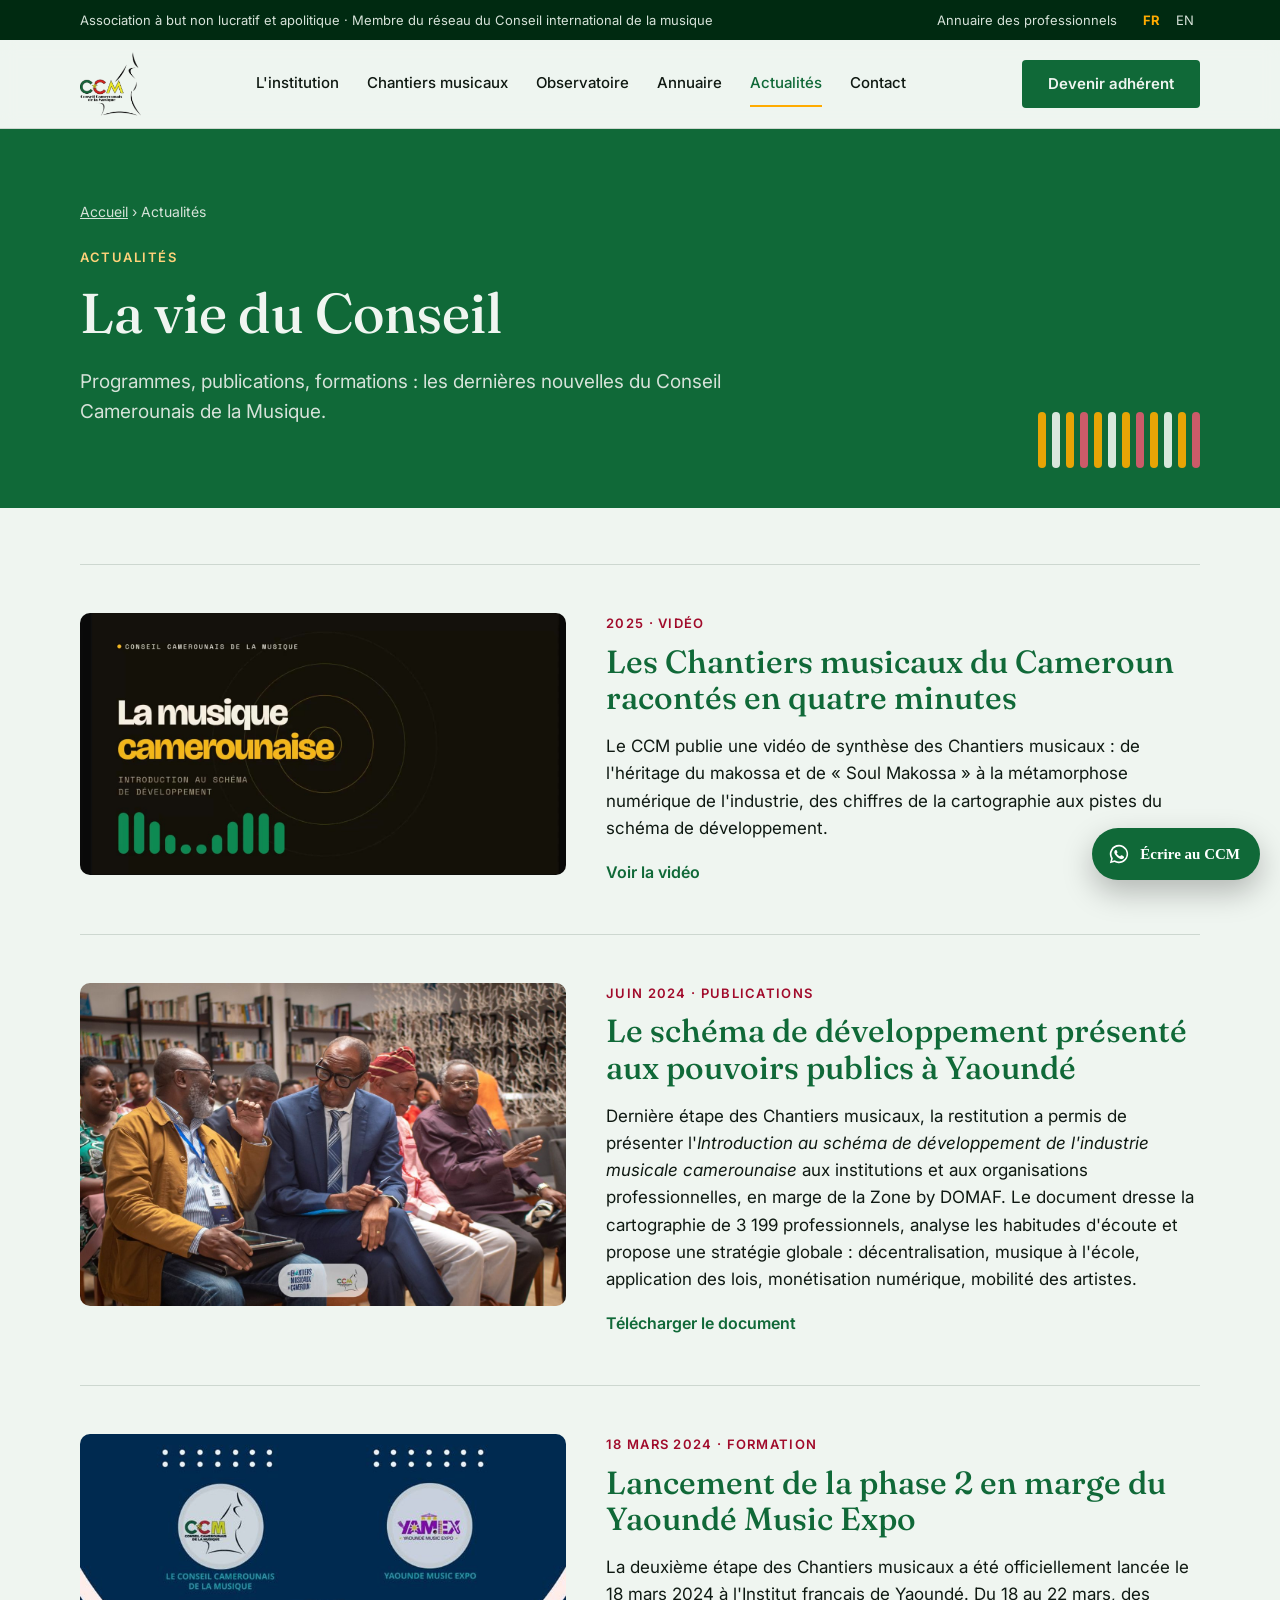
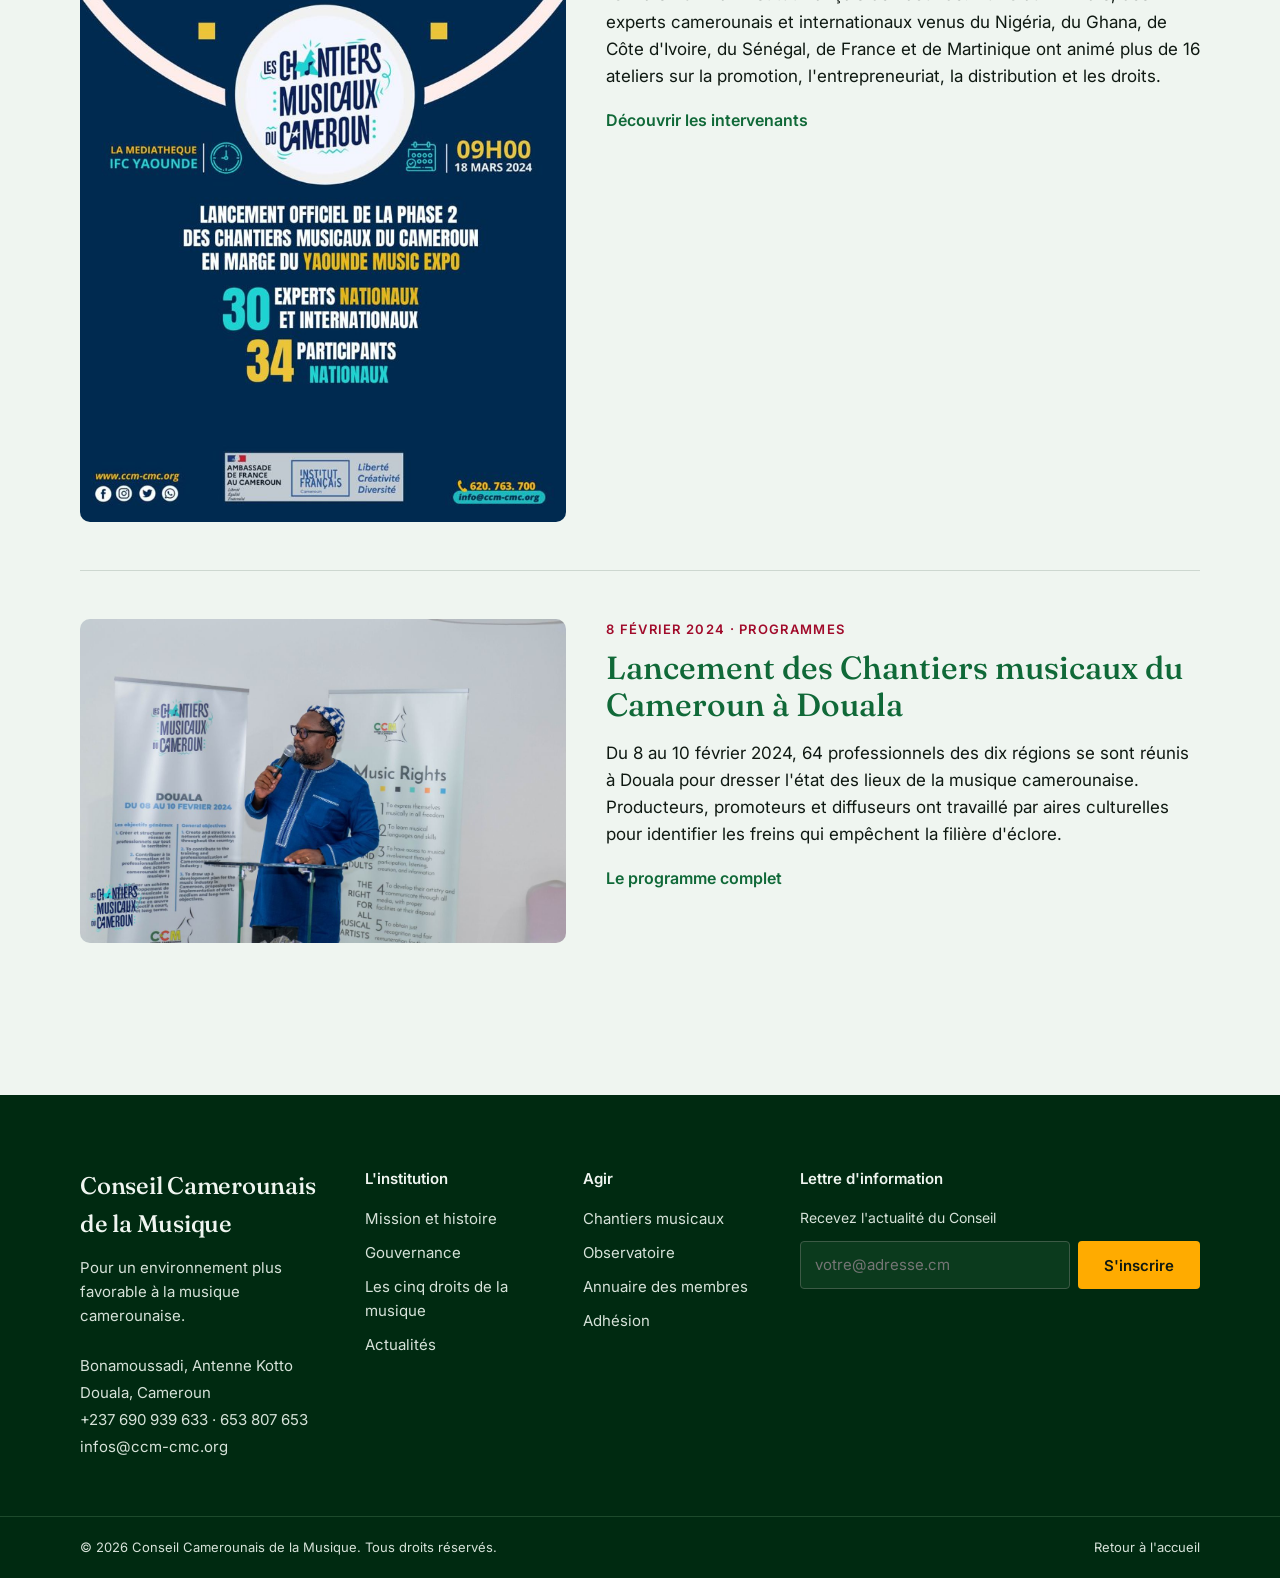
<file: actualites/index.html>
<!doctype html>
<html lang="fr">
<head>
<meta charset="utf-8">
<meta name="viewport" content="width=device-width, initial-scale=1">
<title>Actualités — Conseil Camerounais de la Musique</title>
<meta name="description" content="Les actualités du Conseil Camerounais de la Musique : Chantiers musicaux, publications, formations et vie du réseau.">
<link rel="canonical" href="https://manmbailikol.github.io/ccm-site/actualites/">
<link rel="alternate" hreflang="fr" href="https://manmbailikol.github.io/ccm-site/actualites/">
<link rel="alternate" hreflang="en" href="https://manmbailikol.github.io/ccm-site/en/actualites/">
<meta property="og:title" content="Actualités — Conseil Camerounais de la Musique">
<meta property="og:description" content="Les actualités du Conseil Camerounais de la Musique : Chantiers musicaux, publications, formations et vie du réseau.">
<meta property="og:image" content="https://manmbailikol.github.io/ccm-site/assets/partage-ccm.jpg">
<meta property="og:type" content="website">
<meta property="og:locale" content="fr_FR">
<meta name="twitter:card" content="summary_large_image">
<meta name="theme-color" content="#106938">
<link rel="icon" href="../assets/logo-ccm.webp" type="image/webp">
<link rel="preconnect" href="https://fonts.googleapis.com">
<link href="https://fonts.googleapis.com/css2?family=Fraunces:opsz,wght@9..144,400;9..144,500;9..144,600&amp;family=Inter:wght@400;500;600;700&amp;family=Montserrat:ital,wght@0,500;0,700;0,800;1,500&amp;display=swap" rel="stylesheet">
<link rel="stylesheet" href="../assets/css/site.css">
<!-- STATS -->
</head>
<body>
<a class="evitement" href="#contenu">Aller au contenu</a>
<div class="ccm">
<div style="background: var(--vert-nuit); color: #d6e2d9; font-size: 13px">
<div class="wrap" style="display: flex; justify-content: space-between; align-items: center; min-height: 40px; gap: 16px; flex-wrap: wrap">
<span>Association à but non lucratif et apolitique · Membre du réseau du Conseil international de la musique</span>
<div style="display: flex; gap: 20px; align-items: center">
<a href="../annuaire/" style="color: #d6e2d9; text-decoration: none">Annuaire des professionnels</a>
<div role="group" aria-label="Langue" style="display: flex; gap: 4px">
<a href="./" aria-current="true" style="color: var(--ambre); font-weight: 700; text-decoration: none; padding: 4px 6px">FR</a>
<a href="../en/actualites/" hreflang="en" lang="en" style="color: #d6e2d9; text-decoration: none; padding: 4px 6px">EN</a>
</div>
</div>
</div>
</div>
<header style="position: sticky; top: 0; z-index: 20; background: rgba(239,245,240,.94); backdrop-filter: blur(8px); border-bottom: 1px solid var(--filet)">
<div class="wrap" style="display: flex; align-items: center; justify-content: space-between; min-height: 88px; gap: 32px; position: relative">
<a href="../" aria-label="Conseil Camerounais de la Musique, accueil" style="display: flex; align-items: center">
<img src="../assets/logo-ccm.webp" alt="Logo du Conseil Camerounais de la Musique" style="height: 64px; width: auto; display: block">
</a>
<nav class="nav" id="nav-principale" aria-label="Navigation principale">
<a href="../institution/">L'institution</a>
<a href="../chantiers/">Chantiers musicaux</a>
<a href="../observatoire/">Observatoire</a>
<a href="../annuaire/">Annuaire</a>
<a href="../actualites/" aria-current="page">Actualités</a>
<a href="#contact">Contact</a>
</nav>
<div style="display: flex; gap: 12px; align-items: center">
<a class="btn btn-vert entete-cta" href="../#adhesion">Devenir adhérent</a>
<button type="button" id="menu-btn" class="menu-btn" aria-expanded="false" aria-controls="nav-principale" aria-label="Ouvrir le menu"><svg aria-hidden="true" width="24" height="24" viewBox="0 0 24 24" fill="none" stroke="currentColor" stroke-width="2" stroke-linecap="round"><path d="M4 7h16M4 12h16M4 17h16"></path></svg></button>
</div>
</div>
</header>
<main id="contenu">
<section class="page-tete">
<div class="wrap">
<p class="fil entree"><a href="../">Accueil</a> › Actualités</p>
<p style="margin: 0 0 16px; font-size: 13px; font-weight: 600; letter-spacing: .12em; text-transform: uppercase; color: var(--ambre)">Actualités</p>
<h1 class="entree d1">La vie du Conseil</h1>
<p class="intro entree d2">Programmes, publications, formations : les dernières nouvelles du Conseil Camerounais de la Musique.</p>
</div>
<div class="eq" aria-hidden="true"><span></span><span></span><span></span><span></span><span></span><span></span><span></span><span></span><span></span><span></span><span></span><span></span></div>
</section>
<section class="section" style="padding-top: 56px"><div class="wrap">
<article id="video" class="article rv">
<img src="../assets/video-chantiers-poster.jpg" alt="Écran titre de la vidéo des Chantiers musicaux" loading="lazy">
<div>
<p class="date">2025 · Vidéo</p>
<h2>Les Chantiers musicaux du Cameroun racontés en quatre minutes</h2>
<p style="margin: 0 0 18px; font-size: 17px">Le CCM publie une vidéo de synthèse des Chantiers musicaux : de l'héritage du makossa et de « Soul Makossa » à la métamorphose numérique de l'industrie, des chiffres de la cartographie aux pistes du schéma de développement.</p>
<a class="lien" href="../chantiers/#video">Voir la vidéo</a>
</div>
</article>
<article id="restitution" class="article rv">
<img src="../assets/yaounde-panel.jpg" alt="Table ronde de restitution" loading="lazy">
<div>
<p class="date">Juin 2024 · Publications</p>
<h2>Le schéma de développement présenté aux pouvoirs publics à Yaoundé</h2>
<p style="margin: 0 0 18px; font-size: 17px">Dernière étape des Chantiers musicaux, la restitution a permis de présenter l'<em>Introduction au schéma de développement de l'industrie musicale camerounaise</em> aux institutions et aux organisations professionnelles, en marge de la Zone by DOMAF. Le document dresse la cartographie de 3 199 professionnels, analyse les habitudes d'écoute et propose une stratégie globale : décentralisation, musique à l'école, application des lois, monétisation numérique, mobilité des artistes.</p>
<a class="lien" href="../docs/introduction-schema-developpement-industrie-musicale-camerounaise.pdf" download>Télécharger le document</a>
</div>
</article>
<article id="phase2" class="article rv">
<img src="../assets/affiche-lancement-phase2.jpg" alt="Affiche du lancement de la phase 2" loading="lazy">
<div>
<p class="date">18 mars 2024 · Formation</p>
<h2>Lancement de la phase 2 en marge du Yaoundé Music Expo</h2>
<p style="margin: 0 0 18px; font-size: 17px">La deuxième étape des Chantiers musicaux a été officiellement lancée le 18 mars 2024 à l'Institut français de Yaoundé. Du 18 au 22 mars, des experts camerounais et internationaux venus du Nigéria, du Ghana, de Côte d'Ivoire, du Sénégal, de France et de Martinique ont animé plus de 16 ateliers sur la promotion, l'entrepreneuriat, la distribution et les droits.</p>
<a class="lien" href="../chantiers/#intervenants">Découvrir les intervenants</a>
</div>
</article>
<article id="lancement" class="article rv">
<img src="../assets/douala-phase1.jpg" alt="Ouverture des Chantiers musicaux à Douala" loading="lazy">
<div>
<p class="date">8 février 2024 · Programmes</p>
<h2>Lancement des Chantiers musicaux du Cameroun à Douala</h2>
<p style="margin: 0 0 18px; font-size: 17px">Du 8 au 10 février 2024, 64 professionnels des dix régions se sont réunis à Douala pour dresser l'état des lieux de la musique camerounaise. Producteurs, promoteurs et diffuseurs ont travaillé par aires culturelles pour identifier les freins qui empêchent la filière d'éclore.</p>
<a class="lien" href="../chantiers/">Le programme complet</a>
</div>
</article>
</div></section>
</main>
<footer id="contact" class="pied" style="background: var(--vert-nuit); color: #d6e2d9; font-size: 15px">
<div class="wrap pied-grille" style="display: grid; grid-template-columns: 1.4fr 1fr 1fr 1.4fr; gap: 48px; padding-top: 72px; padding-bottom: 56px">
<div>
<p class="serif" style="margin: 0 0 12px; font-size: 24px; color: var(--papier)">Conseil Camerounais de la Musique</p>
<p style="margin: 0">Pour un environnement plus favorable à la musique camerounaise.</p>
<address style="font-style: normal; margin-top: 24px; line-height: 1.8">
Bonamoussadi, Antenne Kotto<br>Douala, Cameroun<br>
<a href="tel:+237690939633">+237 690 939 633</a> · <a href="tel:+237653807653">653 807 653</a><br>
<a href="mailto:infos@ccm-cmc.org">infos@ccm-cmc.org</a>
</address>
</div>
<nav aria-label="L'institution">
<p style="margin: 0 0 16px; color: var(--papier); font-weight: 600">L'institution</p>
<ul style="list-style: none; margin: 0; padding: 0; display: grid; gap: 10px">
<li><a href="../institution/">Mission et histoire</a></li><li><a href="../institution/#gouvernance">Gouvernance</a></li><li><a href="../institution/#droits">Les cinq droits de la musique</a></li><li><a href="../actualites/">Actualités</a></li>
</ul>
</nav>
<nav aria-label="Agir">
<p style="margin: 0 0 16px; color: var(--papier); font-weight: 600">Agir</p>
<ul style="list-style: none; margin: 0; padding: 0; display: grid; gap: 10px">
<li><a href="../chantiers/">Chantiers musicaux</a></li><li><a href="../observatoire/">Observatoire</a></li><li><a href="../annuaire/">Annuaire des membres</a></li><li><a href="../#adhesion">Adhésion</a></li>
</ul>
</nav>
<form id="form-lettre" aria-label="Lettre d'information" style="display: flex; flex-direction: column; gap: 12px">
<p style="margin: 0 0 4px; color: var(--papier); font-weight: 600">Lettre d'information</p>
<label for="courriel" style="font-size: 14px">Recevez l'actualité du Conseil</label>
<div style="display: flex; gap: 8px">
<input id="courriel" type="email" autocomplete="email" placeholder="votre@adresse.cm" style="flex: 1; min-width: 0; min-height: 48px; padding: 0 14px; border-radius: 4px; border: 1px solid #3d5a46; background: #0b3a1d; color: var(--papier)">
<button type="submit" class="btn btn-ambre">S'inscrire</button>
</div>
</form>
</div>
<div style="border-top: 1px solid #1d4a2c">
<div class="wrap" style="display: flex; justify-content: space-between; gap: 16px; flex-wrap: wrap; padding-top: 20px; padding-bottom: 20px; font-size: 13px">
<span>© 2026 Conseil Camerounais de la Musique. Tous droits réservés.</span>
<a href="../">Retour à l'accueil</a>
</div>
</div>
</footer>
</div>
<a class="whatsapp" href="https://wa.me/237690939633" target="_blank" rel="noopener" aria-label="Écrire au CCM sur WhatsApp"><svg aria-hidden="true" width="22" height="22" viewBox="0 0 24 24" fill="currentColor"><path d="M12 2a10 10 0 0 0-8.6 15.1L2 22l5-1.3A10 10 0 1 0 12 2zm0 18.2a8.2 8.2 0 0 1-4.2-1.2l-.3-.2-3 .8.8-2.9-.2-.3A8.2 8.2 0 1 1 12 20.2zm4.5-6.1c-.2-.1-1.5-.7-1.7-.8s-.4-.1-.6.1-.7.8-.8 1-.3.2-.5.1a6.7 6.7 0 0 1-3.3-2.9c-.3-.4.2-.4.7-1.3a.4.4 0 0 0 0-.4l-.8-1.8c-.2-.5-.4-.4-.6-.4h-.5a1 1 0 0 0-.7.3 3 3 0 0 0-.9 2.2 5.2 5.2 0 0 0 1.1 2.7 11.8 11.8 0 0 0 4.5 4c1.7.7 2.3.8 3.2.6a2.7 2.7 0 0 0 1.8-1.3 2.2 2.2 0 0 0 .1-1.3c0-.1-.2-.2-.5-.3z"/></svg><span>Écrire au CCM</span></a>
<script src="../assets/js/site.js"></script>

</body>
</html>
</file>
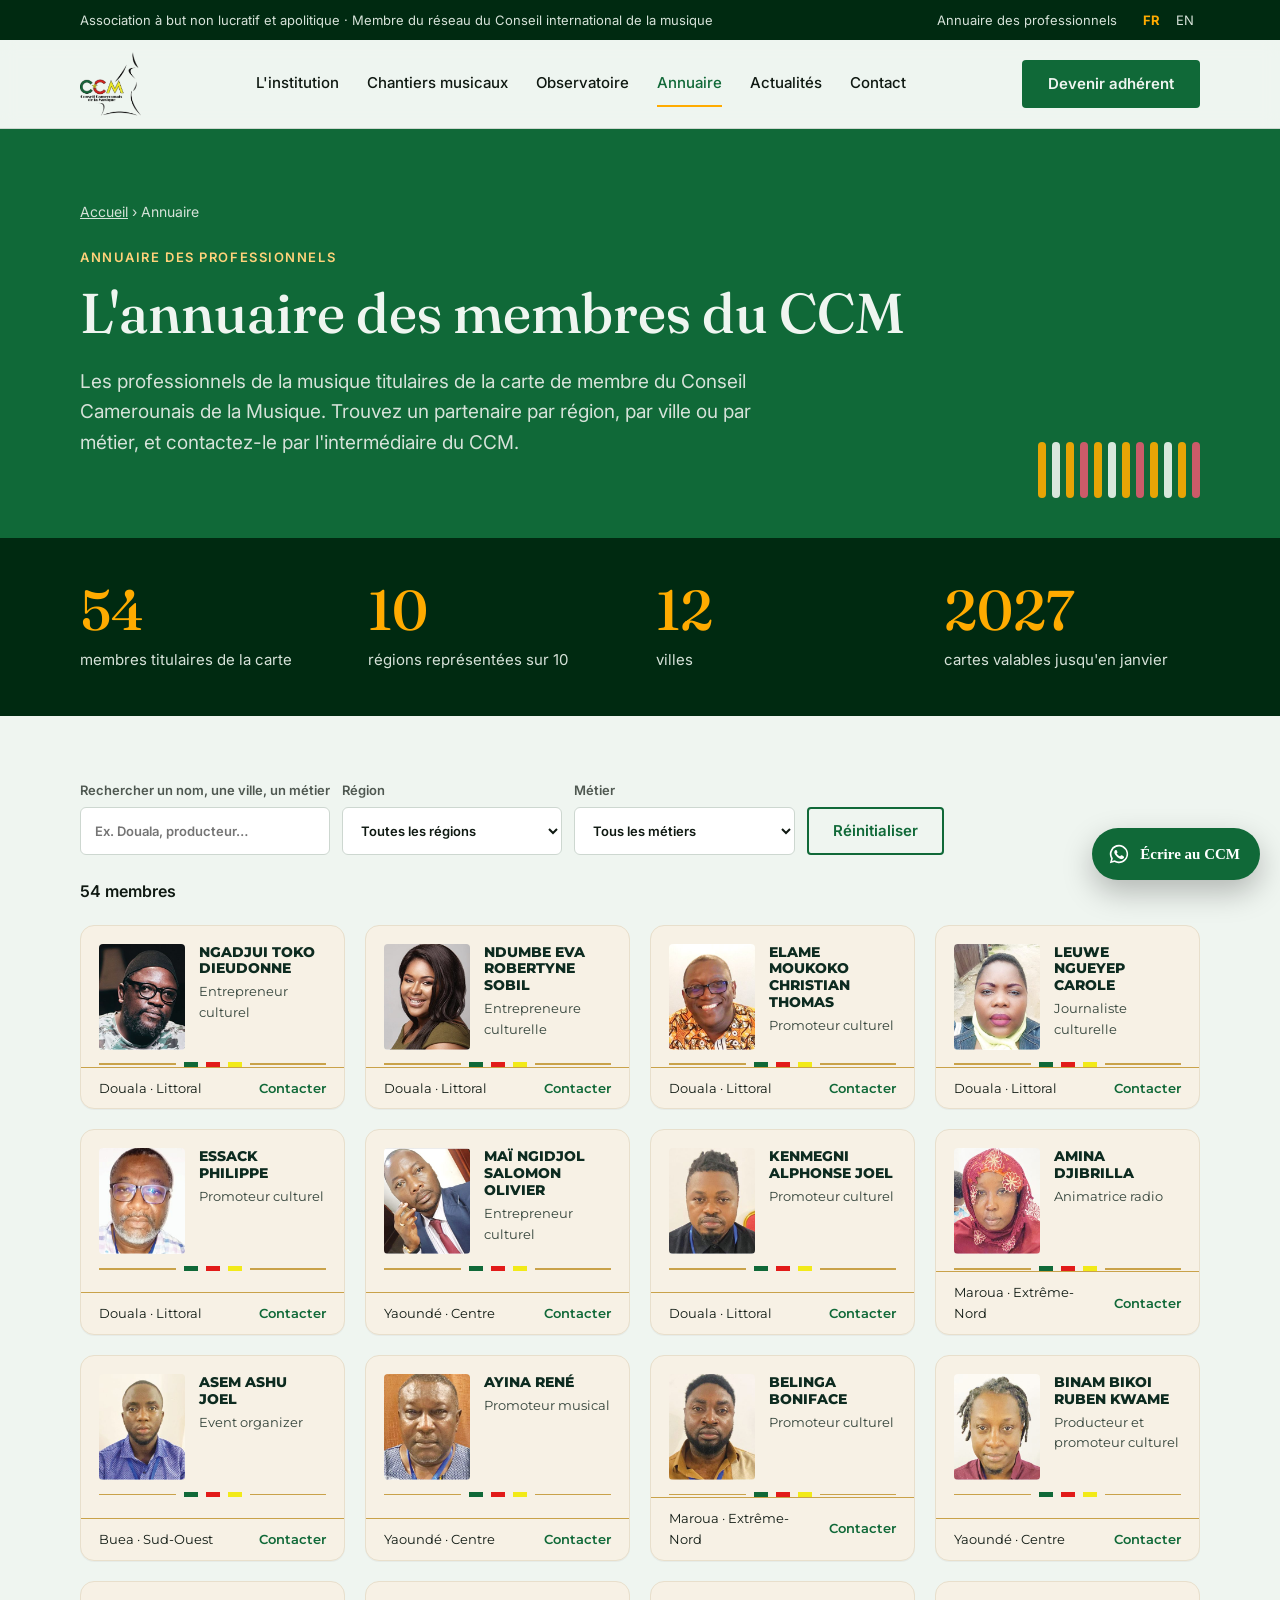
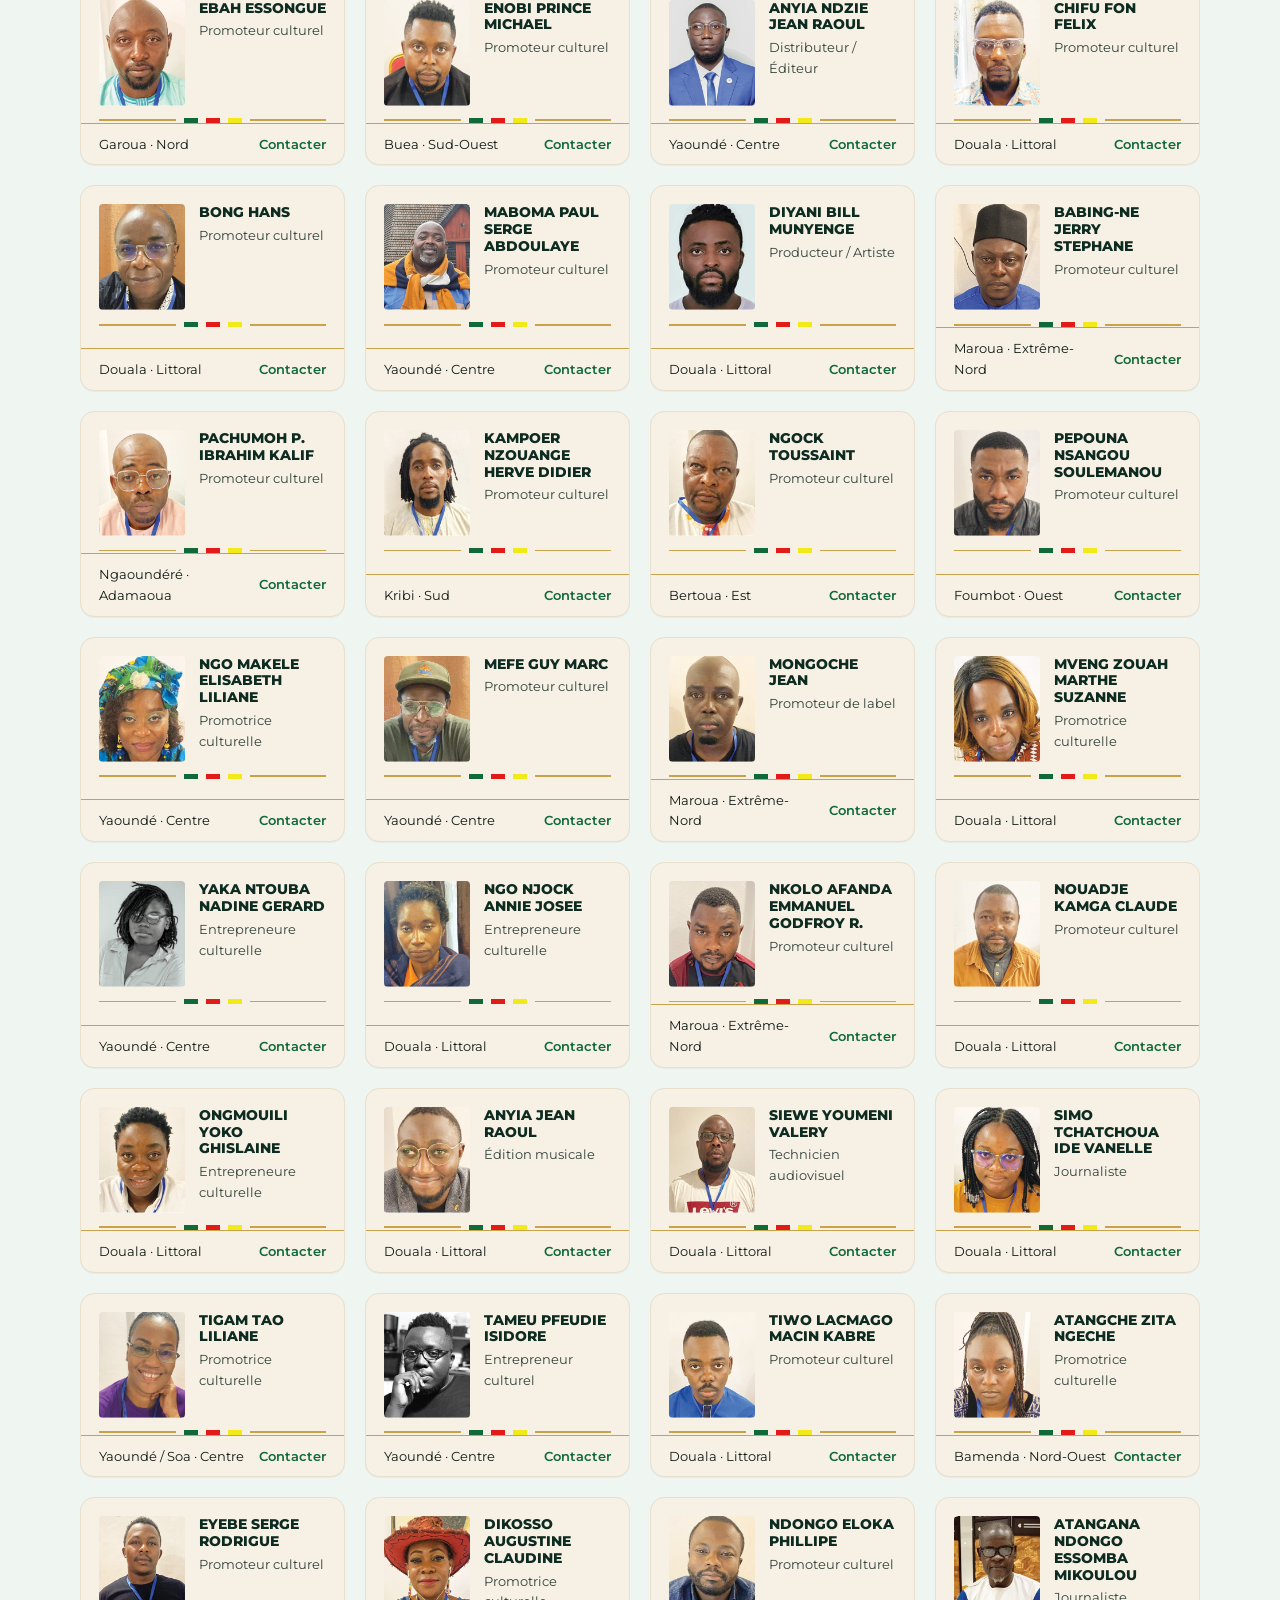
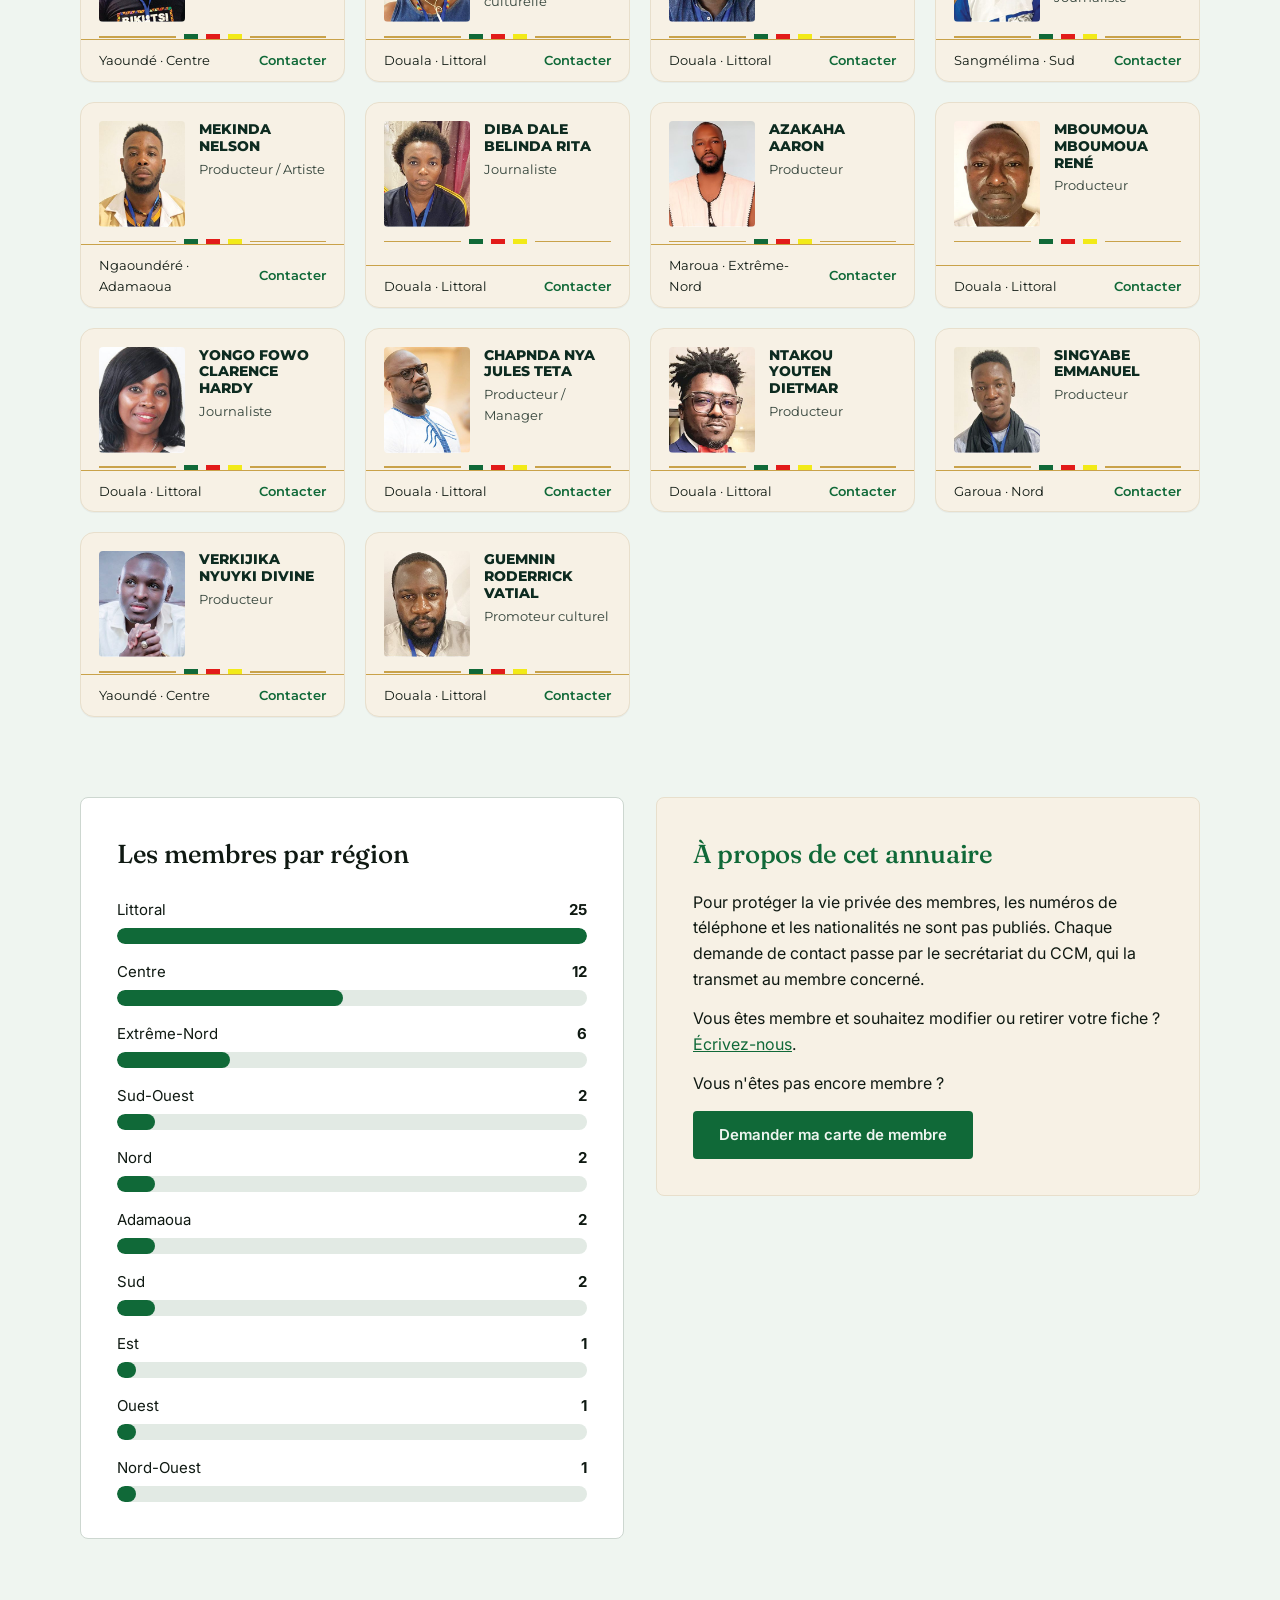
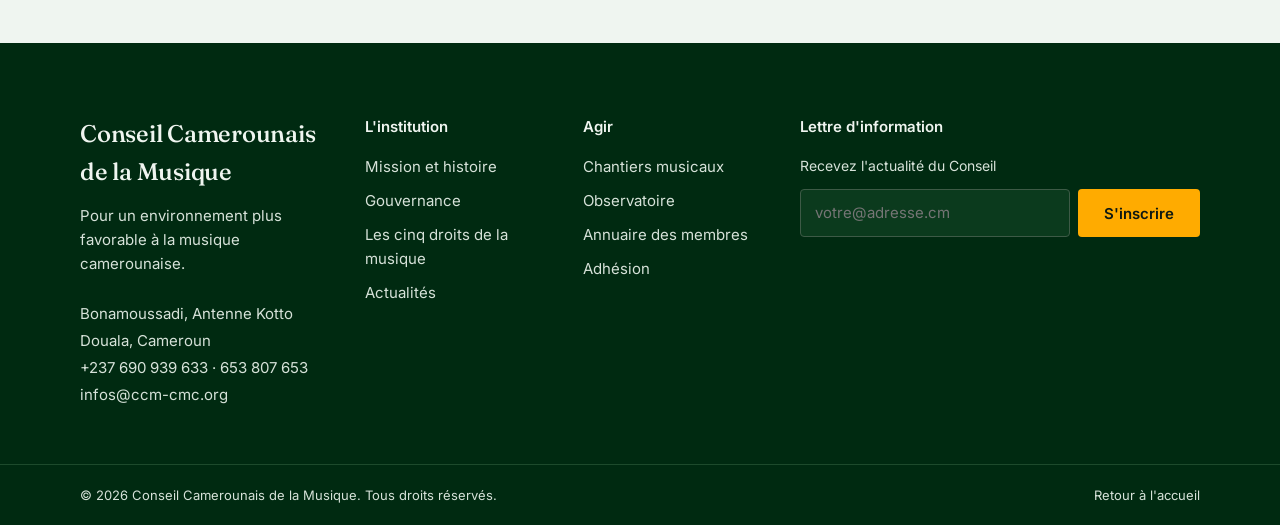
<file: annuaire/index.html>
<!doctype html>
<html lang="fr">
<head>
<meta charset="utf-8">
<meta name="viewport" content="width=device-width, initial-scale=1">
<title>Annuaire des membres — Conseil Camerounais de la Musique</title>
<meta name="description" content="Annuaire des 54 professionnels de la musique titulaires de la carte de membre du Conseil Camerounais de la Musique : promoteurs, producteurs, journalistes, éditeurs, dans 10 régions.">
<link rel="canonical" href="https://manmbailikol.github.io/ccm-site/annuaire/">
<link rel="alternate" hreflang="fr" href="https://manmbailikol.github.io/ccm-site/annuaire/">
<link rel="alternate" hreflang="en" href="https://manmbailikol.github.io/ccm-site/en/annuaire/">
<meta property="og:title" content="Annuaire des membres — Conseil Camerounais de la Musique">
<meta property="og:description" content="Annuaire des 54 professionnels de la musique titulaires de la carte de membre du Conseil Camerounais de la Musique : promoteurs, producteurs, journalistes, éditeurs, dans 10 régions.">
<meta property="og:image" content="https://manmbailikol.github.io/ccm-site/assets/partage-ccm.jpg">
<meta property="og:type" content="website">
<meta property="og:locale" content="fr_FR">
<meta name="twitter:card" content="summary_large_image">
<meta name="theme-color" content="#106938">
<link rel="icon" href="../assets/logo-ccm.webp" type="image/webp">
<link rel="preconnect" href="https://fonts.googleapis.com">
<link href="https://fonts.googleapis.com/css2?family=Fraunces:opsz,wght@9..144,400;9..144,500;9..144,600&amp;family=Inter:wght@400;500;600;700&amp;family=Montserrat:ital,wght@0,500;0,700;0,800;1,500&amp;display=swap" rel="stylesheet">
<link rel="stylesheet" href="../assets/css/site.css">
<!-- STATS -->
</head>
<body>
<a class="evitement" href="#contenu">Aller au contenu</a>
<div class="ccm">
<div style="background: var(--vert-nuit); color: #d6e2d9; font-size: 13px">
<div class="wrap" style="display: flex; justify-content: space-between; align-items: center; min-height: 40px; gap: 16px; flex-wrap: wrap">
<span>Association à but non lucratif et apolitique · Membre du réseau du Conseil international de la musique</span>
<div style="display: flex; gap: 20px; align-items: center">
<a href="../annuaire/" style="color: #d6e2d9; text-decoration: none">Annuaire des professionnels</a>
<div role="group" aria-label="Langue" style="display: flex; gap: 4px">
<a href="./" aria-current="true" style="color: var(--ambre); font-weight: 700; text-decoration: none; padding: 4px 6px">FR</a>
<a href="../en/annuaire/" hreflang="en" lang="en" style="color: #d6e2d9; text-decoration: none; padding: 4px 6px">EN</a>
</div>
</div>
</div>
</div>
<header style="position: sticky; top: 0; z-index: 20; background: rgba(239,245,240,.94); backdrop-filter: blur(8px); border-bottom: 1px solid var(--filet)">
<div class="wrap" style="display: flex; align-items: center; justify-content: space-between; min-height: 88px; gap: 32px; position: relative">
<a href="../" aria-label="Conseil Camerounais de la Musique, accueil" style="display: flex; align-items: center">
<img src="../assets/logo-ccm.webp" alt="Logo du Conseil Camerounais de la Musique" style="height: 64px; width: auto; display: block">
</a>
<nav class="nav" id="nav-principale" aria-label="Navigation principale">
<a href="../institution/">L'institution</a>
<a href="../chantiers/">Chantiers musicaux</a>
<a href="../observatoire/">Observatoire</a>
<a href="../annuaire/" aria-current="page">Annuaire</a>
<a href="../actualites/">Actualités</a>
<a href="#contact">Contact</a>
</nav>
<div style="display: flex; gap: 12px; align-items: center">
<a class="btn btn-vert entete-cta" href="../#adhesion">Devenir adhérent</a>
<button type="button" id="menu-btn" class="menu-btn" aria-expanded="false" aria-controls="nav-principale" aria-label="Ouvrir le menu"><svg aria-hidden="true" width="24" height="24" viewBox="0 0 24 24" fill="none" stroke="currentColor" stroke-width="2" stroke-linecap="round"><path d="M4 7h16M4 12h16M4 17h16"></path></svg></button>
</div>
</div>
</header>
<main id="contenu">
<section class="page-tete">
<div class="wrap">
<p class="fil entree"><a href="../">Accueil</a> › Annuaire</p>
<p style="margin: 0 0 16px; font-size: 13px; font-weight: 600; letter-spacing: .12em; text-transform: uppercase; color: var(--ambre)">Annuaire des professionnels</p>
<h1 class="entree d1">L'annuaire des membres du CCM</h1>
<p class="intro entree d2">Les professionnels de la musique titulaires de la carte de membre du Conseil Camerounais de la Musique. Trouvez un partenaire par région, par ville ou par métier, et contactez-le par l'intermédiaire du CCM.</p>
</div>
<div class="eq" aria-hidden="true"><span></span><span></span><span></span><span></span><span></span><span></span><span></span><span></span><span></span><span></span><span></span><span></span></div>
</section>

<section aria-label="Chiffres de l'annuaire" style="background: var(--vert-nuit); color: var(--papier)">
<div class="wrap bandeau" style="display: grid; grid-template-columns: repeat(4, minmax(0, 1fr)); gap: 32px; padding-top: 44px; padding-bottom: 44px">
<div><p class="chiffre"><span data-compte="54" data-dec="0">54</span></p><p style="margin: 10px 0 0; color: #d6e2d9; font-size: 15px">membres titulaires de la carte</p></div>
<div><p class="chiffre"><span data-compte="10" data-dec="0">10</span></p><p style="margin: 10px 0 0; color: #d6e2d9; font-size: 15px">régions représentées sur 10</p></div>
<div><p class="chiffre"><span data-compte="12" data-dec="0">12</span></p><p style="margin: 10px 0 0; color: #d6e2d9; font-size: 15px">villes</p></div>
<div><p class="chiffre">2027</p><p style="margin: 10px 0 0; color: #d6e2d9; font-size: 15px">cartes valables jusqu'en janvier</p></div>
</div>
</section>

<section class="section" style="padding-top: 64px">
<div class="wrap">
<form class="filtres" role="search" aria-label="Rechercher dans l'annuaire" onsubmit="return false">
<label>Rechercher un nom, une ville, un métier<input type="search" id="q" placeholder="Ex. Douala, producteur…" autocomplete="off"></label>
<label>Région<select id="f-region"><option value="">Toutes les régions</option></select></label>
<label>Métier<select id="f-fam"><option value="">Tous les métiers</option></select></label>
<button type="button" id="f-raz" class="btn btn-contour">Réinitialiser</button>
</form>
<p id="resultat" aria-live="polite" style="margin: 24px 0 20px; font-weight: 600"></p>
<div id="liste" class="membres"></div>
<div class="grid2" style="margin-top: 80px; gap: 32px; align-items: start">
<article class="carte rv" style="padding: 36px">
<h2 class="serif" style="margin: 0; font-size: 26px">Les membres par région</h2>
<div style="display: grid; gap: 16px; margin-top: 8px">
<div><div style="display: flex; justify-content: space-between; font-size: 15px; margin-bottom: 6px"><span>Littoral</span><strong>25</strong></div><div class="barre"><span style="width: 100%; background: var(--vert)"></span></div></div>
<div><div style="display: flex; justify-content: space-between; font-size: 15px; margin-bottom: 6px"><span>Centre</span><strong>12</strong></div><div class="barre"><span style="width: 48%; background: var(--vert)"></span></div></div>
<div><div style="display: flex; justify-content: space-between; font-size: 15px; margin-bottom: 6px"><span>Extrême-Nord</span><strong>6</strong></div><div class="barre"><span style="width: 24%; background: var(--vert)"></span></div></div>
<div><div style="display: flex; justify-content: space-between; font-size: 15px; margin-bottom: 6px"><span>Sud-Ouest</span><strong>2</strong></div><div class="barre"><span style="width: 8%; background: var(--vert)"></span></div></div>
<div><div style="display: flex; justify-content: space-between; font-size: 15px; margin-bottom: 6px"><span>Nord</span><strong>2</strong></div><div class="barre"><span style="width: 8%; background: var(--vert)"></span></div></div>
<div><div style="display: flex; justify-content: space-between; font-size: 15px; margin-bottom: 6px"><span>Adamaoua</span><strong>2</strong></div><div class="barre"><span style="width: 8%; background: var(--vert)"></span></div></div>
<div><div style="display: flex; justify-content: space-between; font-size: 15px; margin-bottom: 6px"><span>Sud</span><strong>2</strong></div><div class="barre"><span style="width: 8%; background: var(--vert)"></span></div></div>
<div><div style="display: flex; justify-content: space-between; font-size: 15px; margin-bottom: 6px"><span>Est</span><strong>1</strong></div><div class="barre"><span style="width: 4%; background: var(--vert)"></span></div></div>
<div><div style="display: flex; justify-content: space-between; font-size: 15px; margin-bottom: 6px"><span>Ouest</span><strong>1</strong></div><div class="barre"><span style="width: 4%; background: var(--vert)"></span></div></div>
<div><div style="display: flex; justify-content: space-between; font-size: 15px; margin-bottom: 6px"><span>Nord-Ouest</span><strong>1</strong></div><div class="barre"><span style="width: 4%; background: var(--vert)"></span></div></div>
</div>
</article>
<article class="carte rv" style="padding: 36px; background: #f7f1e5; border-color: #e8dfcc">
<h2 class="serif" style="margin: 0; font-size: 26px; color: var(--vert)">À propos de cet annuaire</h2>
<p style="margin: 0">Pour protéger la vie privée des membres, les numéros de téléphone et les nationalités ne sont pas publiés. Chaque demande de contact passe par le secrétariat du CCM, qui la transmet au membre concerné.</p>
<p style="margin: 0">Vous êtes membre et souhaitez modifier ou retirer votre fiche ? <a href="mailto:infos@ccm-cmc.org?subject=Annuaire%20%3A%20modification%20de%20ma%20fiche">Écrivez-nous</a>.</p>
<p style="margin: 0">Vous n'êtes pas encore membre ?</p>
<a class="btn btn-vert" href="../#adhesion" style="align-self: flex-start">Demander ma carte de membre</a>
</article>
</div>
</div>
</section>
</main>
<footer id="contact" class="pied" style="background: var(--vert-nuit); color: #d6e2d9; font-size: 15px">
<div class="wrap pied-grille" style="display: grid; grid-template-columns: 1.4fr 1fr 1fr 1.4fr; gap: 48px; padding-top: 72px; padding-bottom: 56px">
<div>
<p class="serif" style="margin: 0 0 12px; font-size: 24px; color: var(--papier)">Conseil Camerounais de la Musique</p>
<p style="margin: 0">Pour un environnement plus favorable à la musique camerounaise.</p>
<address style="font-style: normal; margin-top: 24px; line-height: 1.8">
Bonamoussadi, Antenne Kotto<br>Douala, Cameroun<br>
<a href="tel:+237690939633">+237 690 939 633</a> · <a href="tel:+237653807653">653 807 653</a><br>
<a href="mailto:infos@ccm-cmc.org">infos@ccm-cmc.org</a>
</address>
</div>
<nav aria-label="L'institution">
<p style="margin: 0 0 16px; color: var(--papier); font-weight: 600">L'institution</p>
<ul style="list-style: none; margin: 0; padding: 0; display: grid; gap: 10px">
<li><a href="../institution/">Mission et histoire</a></li><li><a href="../institution/#gouvernance">Gouvernance</a></li><li><a href="../institution/#droits">Les cinq droits de la musique</a></li><li><a href="../actualites/">Actualités</a></li>
</ul>
</nav>
<nav aria-label="Agir">
<p style="margin: 0 0 16px; color: var(--papier); font-weight: 600">Agir</p>
<ul style="list-style: none; margin: 0; padding: 0; display: grid; gap: 10px">
<li><a href="../chantiers/">Chantiers musicaux</a></li><li><a href="../observatoire/">Observatoire</a></li><li><a href="../annuaire/">Annuaire des membres</a></li><li><a href="../#adhesion">Adhésion</a></li>
</ul>
</nav>
<form id="form-lettre" aria-label="Lettre d'information" style="display: flex; flex-direction: column; gap: 12px">
<p style="margin: 0 0 4px; color: var(--papier); font-weight: 600">Lettre d'information</p>
<label for="courriel" style="font-size: 14px">Recevez l'actualité du Conseil</label>
<div style="display: flex; gap: 8px">
<input id="courriel" type="email" autocomplete="email" placeholder="votre@adresse.cm" style="flex: 1; min-width: 0; min-height: 48px; padding: 0 14px; border-radius: 4px; border: 1px solid #3d5a46; background: #0b3a1d; color: var(--papier)">
<button type="submit" class="btn btn-ambre">S'inscrire</button>
</div>
</form>
</div>
<div style="border-top: 1px solid #1d4a2c">
<div class="wrap" style="display: flex; justify-content: space-between; gap: 16px; flex-wrap: wrap; padding-top: 20px; padding-bottom: 20px; font-size: 13px">
<span>© 2026 Conseil Camerounais de la Musique. Tous droits réservés.</span>
<a href="../">Retour à l'accueil</a>
</div>
</div>
</footer>
</div>
<a class="whatsapp" href="https://wa.me/237690939633" target="_blank" rel="noopener" aria-label="Écrire au CCM sur WhatsApp"><svg aria-hidden="true" width="22" height="22" viewBox="0 0 24 24" fill="currentColor"><path d="M12 2a10 10 0 0 0-8.6 15.1L2 22l5-1.3A10 10 0 1 0 12 2zm0 18.2a8.2 8.2 0 0 1-4.2-1.2l-.3-.2-3 .8.8-2.9-.2-.3A8.2 8.2 0 1 1 12 20.2zm4.5-6.1c-.2-.1-1.5-.7-1.7-.8s-.4-.1-.6.1-.7.8-.8 1-.3.2-.5.1a6.7 6.7 0 0 1-3.3-2.9c-.3-.4.2-.4.7-1.3a.4.4 0 0 0 0-.4l-.8-1.8c-.2-.5-.4-.4-.6-.4h-.5a1 1 0 0 0-.7.3 3 3 0 0 0-.9 2.2 5.2 5.2 0 0 0 1.1 2.7 11.8 11.8 0 0 0 4.5 4c1.7.7 2.3.8 3.2.6a2.7 2.7 0 0 0 1.8-1.3 2.2 2.2 0 0 0 .1-1.3c0-.1-.2-.2-.5-.3z"/></svg><span>Écrire au CCM</span></a>
<script src="../assets/js/site.js"></script>
<script>
var CCM_MEMBRES = [{"nom": "NGADJUI TOKO DIEUDONNE", "metier": "Entrepreneur culturel", "fam": "Entrepreneuriat culturel", "region": "Littoral", "ville": "Douala", "photo": "ngadjui-toko-dieudonne.jpg", "valide": "Janvier 2027"}, {"nom": "NDUMBE EVA ROBERTYNE SOBIL", "metier": "Entrepreneure culturelle", "fam": "Entrepreneuriat culturel", "region": "Littoral", "ville": "Douala", "photo": "ndumbe-eva-robertyne-sobil.jpg", "valide": "Janvier 2027"}, {"nom": "ELAME MOUKOKO CHRISTIAN THOMAS", "metier": "Promoteur culturel", "fam": "Promotion et événementiel", "region": "Littoral", "ville": "Douala", "photo": "elame-moukoko-christian-thomas.jpg", "valide": "Janvier 2027"}, {"nom": "LEUWE NGUEYEP CAROLE", "metier": "Journaliste culturelle", "fam": "Médias", "region": "Littoral", "ville": "Douala", "photo": "leuwe-ngueyep-carole.jpg", "valide": "Janvier 2027"}, {"nom": "ESSACK PHILIPPE", "metier": "Promoteur culturel", "fam": "Promotion et événementiel", "region": "Littoral", "ville": "Douala", "photo": "essack-philippe.jpg", "valide": "Janvier 2027"}, {"nom": "MAÏ NGIDJOL SALOMON OLIVIER", "metier": "Entrepreneur culturel", "fam": "Entrepreneuriat culturel", "region": "Centre", "ville": "Yaoundé", "photo": "mai-ngidjol-salomon-olivier.jpg", "valide": "Janvier 2027"}, {"nom": "KENMEGNI ALPHONSE JOEL", "metier": "Promoteur culturel", "fam": "Promotion et événementiel", "region": "Littoral", "ville": "Douala", "photo": "kenmegni-alphonse-joel.jpg", "valide": "Janvier 2027"}, {"nom": "AMINA DJIBRILLA", "metier": "Animatrice radio", "fam": "Médias", "region": "Extrême-Nord", "ville": "Maroua", "photo": "amina-djibrilla.jpg", "valide": "Janvier 2027"}, {"nom": "ASEM ASHU JOEL", "metier": "Event organizer", "fam": "Promotion et événementiel", "region": "Sud-Ouest", "ville": "Buea", "photo": "asem-ashu-joel.jpg", "valide": "Janvier 2027"}, {"nom": "AYINA RENÉ", "metier": "Promoteur musical", "fam": "Promotion et événementiel", "region": "Centre", "ville": "Yaoundé", "photo": "ayina-rene.jpg", "valide": "Janvier 2027"}, {"nom": "BELINGA BONIFACE", "metier": "Promoteur culturel", "fam": "Promotion et événementiel", "region": "Extrême-Nord", "ville": "Maroua", "photo": "belinga-boniface.jpg", "valide": "Janvier 2027"}, {"nom": "BINAM BIKOI RUBEN KWAME", "metier": "Producteur et promoteur culturel", "fam": "Production", "region": "Centre", "ville": "Yaoundé", "photo": "binam-bikoi-ruben-kwame.jpg", "valide": "Janvier 2027"}, {"nom": "EBAH ESSONGUE", "metier": "Promoteur culturel", "fam": "Promotion et événementiel", "region": "Nord", "ville": "Garoua", "photo": "ebah-essongue.jpg", "valide": "Janvier 2027"}, {"nom": "ENOBI PRINCE MICHAEL", "metier": "Promoteur culturel", "fam": "Promotion et événementiel", "region": "Sud-Ouest", "ville": "Buea", "photo": "enobi-prince-michael.jpg", "valide": "Janvier 2027"}, {"nom": "ANYIA NDZIE JEAN RAOUL", "metier": "Distributeur / Éditeur", "fam": "Édition et distribution", "region": "Centre", "ville": "Yaoundé", "photo": "anyia-ndzie-jean-raoul.jpg", "valide": "Janvier 2027"}, {"nom": "CHIFU FON FELIX", "metier": "Promoteur culturel", "fam": "Promotion et événementiel", "region": "Littoral", "ville": "Douala", "photo": "chifu-fon-felix.jpg", "valide": "Janvier 2027"}, {"nom": "BONG HANS", "metier": "Promoteur culturel", "fam": "Promotion et événementiel", "region": "Littoral", "ville": "Douala", "photo": "bong-hans.jpg", "valide": "Janvier 2027"}, {"nom": "MABOMA PAUL SERGE ABDOULAYE", "metier": "Promoteur culturel", "fam": "Promotion et événementiel", "region": "Centre", "ville": "Yaoundé", "photo": "maboma-paul-serge-abdoulaye.jpg", "valide": "Janvier 2027"}, {"nom": "DIYANI BILL MUNYENGE", "metier": "Producteur / Artiste", "fam": "Production", "region": "Littoral", "ville": "Douala", "photo": "diyani-bill-munyenge.jpg", "valide": "Janvier 2027"}, {"nom": "BABING-NE JERRY STEPHANE", "metier": "Promoteur culturel", "fam": "Promotion et événementiel", "region": "Extrême-Nord", "ville": "Maroua", "photo": "babing-ne-jerry-stephane.jpg", "valide": "Janvier 2027"}, {"nom": "PACHUMOH P. IBRAHIM KALIF", "metier": "Promoteur culturel", "fam": "Promotion et événementiel", "region": "Adamaoua", "ville": "Ngaoundéré", "photo": "pachumoh-p-ibrahim-kalif.jpg", "valide": "Janvier 2027"}, {"nom": "KAMPOER NZOUANGE HERVE DIDIER", "metier": "Promoteur culturel", "fam": "Promotion et événementiel", "region": "Sud", "ville": "Kribi", "photo": "kampoer-nzouange-herve-didier.jpg", "valide": "Janvier 2027"}, {"nom": "NGOCK TOUSSAINT", "metier": "Promoteur culturel", "fam": "Promotion et événementiel", "region": "Est", "ville": "Bertoua", "photo": "ngock-toussaint.jpg", "valide": "Janvier 2027"}, {"nom": "PEPOUNA NSANGOU SOULEMANOU", "metier": "Promoteur culturel", "fam": "Promotion et événementiel", "region": "Ouest", "ville": "Foumbot", "photo": "pepouna-nsangou-soulemanou.jpg", "valide": "Janvier 2027"}, {"nom": "NGO MAKELE ELISABETH LILIANE", "metier": "Promotrice culturelle", "fam": "Promotion et événementiel", "region": "Centre", "ville": "Yaoundé", "photo": "ngo-makele-elisabeth-liliane.jpg", "valide": "Janvier 2027"}, {"nom": "MEFE GUY MARC", "metier": "Promoteur culturel", "fam": "Promotion et événementiel", "region": "Centre", "ville": "Yaoundé", "photo": "mefe-guy-marc.jpg", "valide": "Janvier 2027"}, {"nom": "MONGOCHE JEAN", "metier": "Promoteur de label", "fam": "Promotion et événementiel", "region": "Extrême-Nord", "ville": "Maroua", "photo": "mongoche-jean.jpg", "valide": "Janvier 2027"}, {"nom": "MVENG ZOUAH MARTHE SUZANNE", "metier": "Promotrice culturelle", "fam": "Promotion et événementiel", "region": "Littoral", "ville": "Douala", "photo": "mveng-zouah-marthe-suzanne.jpg", "valide": "Janvier 2027"}, {"nom": "YAKA NTOUBA NADINE GERARD", "metier": "Entrepreneure culturelle", "fam": "Entrepreneuriat culturel", "region": "Centre", "ville": "Yaoundé", "photo": "yaka-ntouba-nadine-gerard.jpg", "valide": "Janvier 2027"}, {"nom": "NGO NJOCK ANNIE JOSEE", "metier": "Entrepreneure culturelle", "fam": "Entrepreneuriat culturel", "region": "Littoral", "ville": "Douala", "photo": "ngo-njock-annie-josee.jpg", "valide": "Janvier 2027"}, {"nom": "NKOLO AFANDA EMMANUEL GODFROY R.", "metier": "Promoteur culturel", "fam": "Promotion et événementiel", "region": "Extrême-Nord", "ville": "Maroua", "photo": "nkolo-afanda-emmanuel-godfroy-r.jpg", "valide": "Janvier 2027"}, {"nom": "NOUADJE KAMGA CLAUDE", "metier": "Promoteur culturel", "fam": "Promotion et événementiel", "region": "Littoral", "ville": "Douala", "photo": "nouadje-kamga-claude.jpg", "valide": "Janvier 2027"}, {"nom": "ONGMOUILI YOKO GHISLAINE", "metier": "Entrepreneure culturelle", "fam": "Entrepreneuriat culturel", "region": "Littoral", "ville": "Douala", "photo": "ongmouili-yoko-ghislaine.jpg", "valide": "Janvier 2027"}, {"nom": "ANYIA JEAN RAOUL", "metier": "Édition musicale", "fam": "Édition et distribution", "region": "Littoral", "ville": "Douala", "photo": "anyia-jean-raoul.jpg", "valide": "Janvier 2027"}, {"nom": "SIEWE YOUMENI VALERY", "metier": "Technicien audiovisuel", "fam": "Technique", "region": "Littoral", "ville": "Douala", "photo": "siewe-youmeni-valery.jpg", "valide": "Janvier 2027"}, {"nom": "SIMO TCHATCHOUA IDE VANELLE", "metier": "Journaliste", "fam": "Médias", "region": "Littoral", "ville": "Douala", "photo": "simo-tchatchoua-ide-vanelle.jpg", "valide": "Janvier 2027"}, {"nom": "TIGAM TAO LILIANE", "metier": "Promotrice culturelle", "fam": "Promotion et événementiel", "region": "Centre", "ville": "Yaoundé / Soa", "photo": "tigam-tao-liliane.jpg", "valide": "Janvier 2027"}, {"nom": "TAMEU PFEUDIE ISIDORE", "metier": "Entrepreneur culturel", "fam": "Entrepreneuriat culturel", "region": "Centre", "ville": "Yaoundé", "photo": "tameu-pfeudie-isidore.jpg", "valide": "Janvier 2027"}, {"nom": "TIWO LACMAGO MACIN KABRE", "metier": "Promoteur culturel", "fam": "Promotion et événementiel", "region": "Littoral", "ville": "Douala", "photo": "tiwo-lacmago-macin-kabre.jpg", "valide": "Janvier 2027"}, {"nom": "ATANGCHE ZITA NGECHE", "metier": "Promotrice culturelle", "fam": "Promotion et événementiel", "region": "Nord-Ouest", "ville": "Bamenda", "photo": "atangche-zita-ngeche.jpg", "valide": "Janvier 2027"}, {"nom": "EYEBE SERGE RODRIGUE", "metier": "Promoteur culturel", "fam": "Promotion et événementiel", "region": "Centre", "ville": "Yaoundé", "photo": "eyebe-serge-rodrigue.jpg", "valide": "Janvier 2027"}, {"nom": "DIKOSSO AUGUSTINE CLAUDINE", "metier": "Promotrice culturelle", "fam": "Promotion et événementiel", "region": "Littoral", "ville": "Douala", "photo": "dikosso-augustine-claudine.jpg", "valide": "Janvier 2027"}, {"nom": "NDONGO ELOKA PHILLIPE", "metier": "Promoteur culturel", "fam": "Promotion et événementiel", "region": "Littoral", "ville": "Douala", "photo": "ndongo-eloka-phillipe.jpg", "valide": "Janvier 2027"}, {"nom": "ATANGANA NDONGO ESSOMBA MIKOULOU", "metier": "Journaliste", "fam": "Médias", "region": "Sud", "ville": "Sangmélima", "photo": "atangana-ndongo-essomba-mikoulou.jpg", "valide": "Janvier 2027"}, {"nom": "MEKINDA NELSON", "metier": "Producteur / Artiste", "fam": "Production", "region": "Adamaoua", "ville": "Ngaoundéré", "photo": "mekinda-nelson.jpg", "valide": "Janvier 2027"}, {"nom": "DIBA DALE BELINDA RITA", "metier": "Journaliste", "fam": "Médias", "region": "Littoral", "ville": "Douala", "photo": "diba-dale-belinda-rita.jpg", "valide": "Janvier 2027"}, {"nom": "AZAKAHA AARON", "metier": "Producteur", "fam": "Production", "region": "Extrême-Nord", "ville": "Maroua", "photo": "azakaha-aaron.jpg", "valide": "Janvier 2027"}, {"nom": "MBOUMOUA MBOUMOUA RENÉ", "metier": "Producteur", "fam": "Production", "region": "Littoral", "ville": "Douala", "photo": "mboumoua-mboumoua-rene.jpg", "valide": "Janvier 2027"}, {"nom": "YONGO FOWO CLARENCE HARDY", "metier": "Journaliste", "fam": "Médias", "region": "Littoral", "ville": "Douala", "photo": "yongo-fowo-clarence-hardy.jpg", "valide": "Janvier 2027"}, {"nom": "CHAPNDA NYA JULES TETA", "metier": "Producteur / Manager", "fam": "Production", "region": "Littoral", "ville": "Douala", "photo": "chapnda-nya-jules-teta.jpg", "valide": "Janvier 2027"}, {"nom": "NTAKOU YOUTEN DIETMAR", "metier": "Producteur", "fam": "Production", "region": "Littoral", "ville": "Douala", "photo": "ntakou-youten-dietmar.jpg", "valide": "Janvier 2027"}, {"nom": "SINGYABE EMMANUEL", "metier": "Producteur", "fam": "Production", "region": "Nord", "ville": "Garoua", "photo": "singyabe-emmanuel.jpg", "valide": "Janvier 2027"}, {"nom": "VERKIJIKA NYUYKI DIVINE", "metier": "Producteur", "fam": "Production", "region": "Centre", "ville": "Yaoundé", "photo": "verkijika-nyuyki-divine.jpg", "valide": "Janvier 2027"}, {"nom": "GUEMNIN RODERRICK VATIAL", "metier": "Promoteur culturel", "fam": "Promotion et événementiel", "region": "Littoral", "ville": "Douala", "photo": "guemnin-roderrick-vatial.jpg", "valide": "Janvier 2027"}];
(function () {
  function $(i) { return document.getElementById(i); }
  function norm(s) { return s.normalize('NFD').replace(/[\u0300-\u036f]/g, '').toLowerCase(); }
  function esc(s) { return s.replace(/[&<>"]/g, function (c) { return { '&': '&amp;', '<': '&lt;', '>': '&gt;', '"': '&quot;' }[c]; }); }
  var regs = {}, fams = {};
  CCM_MEMBRES.forEach(function (m) { regs[m.region] = 1; fams[m.fam] = 1; });
  Object.keys(regs).sort().forEach(function (r) { $('f-region').insertAdjacentHTML('beforeend', '<option>' + esc(r) + '</option>'); });
  Object.keys(fams).sort().forEach(function (f) { $('f-fam').insertAdjacentHTML('beforeend', '<option>' + esc(f) + '</option>'); });
  var params = new URLSearchParams(location.search);
  if (params.get('region')) $('f-region').value = params.get('region');
  function rendre() {
    var q = norm($('q').value.trim()), r = $('f-region').value, f = $('f-fam').value;
    var l = CCM_MEMBRES.filter(function (m) {
      return (!r || m.region === r) && (!f || m.fam === f) && (!q || norm(m.nom + ' ' + m.metier + ' ' + m.ville + ' ' + m.region).indexOf(q) > -1);
    });
    $('resultat').textContent = l.length + (l.length > 1 ? ' membres' : ' membre') + (l.length === CCM_MEMBRES.length ? '' : ' sur ' + CCM_MEMBRES.length);
    $('liste').innerHTML = l.length ? l.map(function (m) {
      var sujet = encodeURIComponent('Annuaire : mise en relation avec ' + m.nom);
      return '<article class="membre">' +
        '<div class="membre-haut"><img src="../assets/membres/' + m.photo + '" alt="Photo de ' + esc(m.nom) + '" loading="lazy" width="86" height="106">' +
        '<div><h3>' + esc(m.nom) + '</h3><p class="metier">' + esc(m.metier) + '</p></div></div>' +
        '<div class="filet-tri" aria-hidden="true" style="padding:0 18px"><i></i><b style="background:#106938"></b><b style="background:#e21b19"></b><b style="background:#f2ea18"></b><i></i></div>' +
        '<div class="membre-bas"><span>' + esc(m.ville) + ' · ' + esc(m.region) + '</span><a href="mailto:infos@ccm-cmc.org?subject=' + sujet + '">Contacter</a></div></article>';
    }).join('') : '<p class="vide">Aucun membre ne correspond à cette recherche.</p>';
  }
  ['q', 'f-region', 'f-fam'].forEach(function (i) { $(i).addEventListener('input', rendre); });
  $('f-raz').addEventListener('click', function () { $('q').value = ''; $('f-region').value = ''; $('f-fam').value = ''; rendre(); $('q').focus(); });
  rendre();
})();
</script>
</body>
</html>
</file>
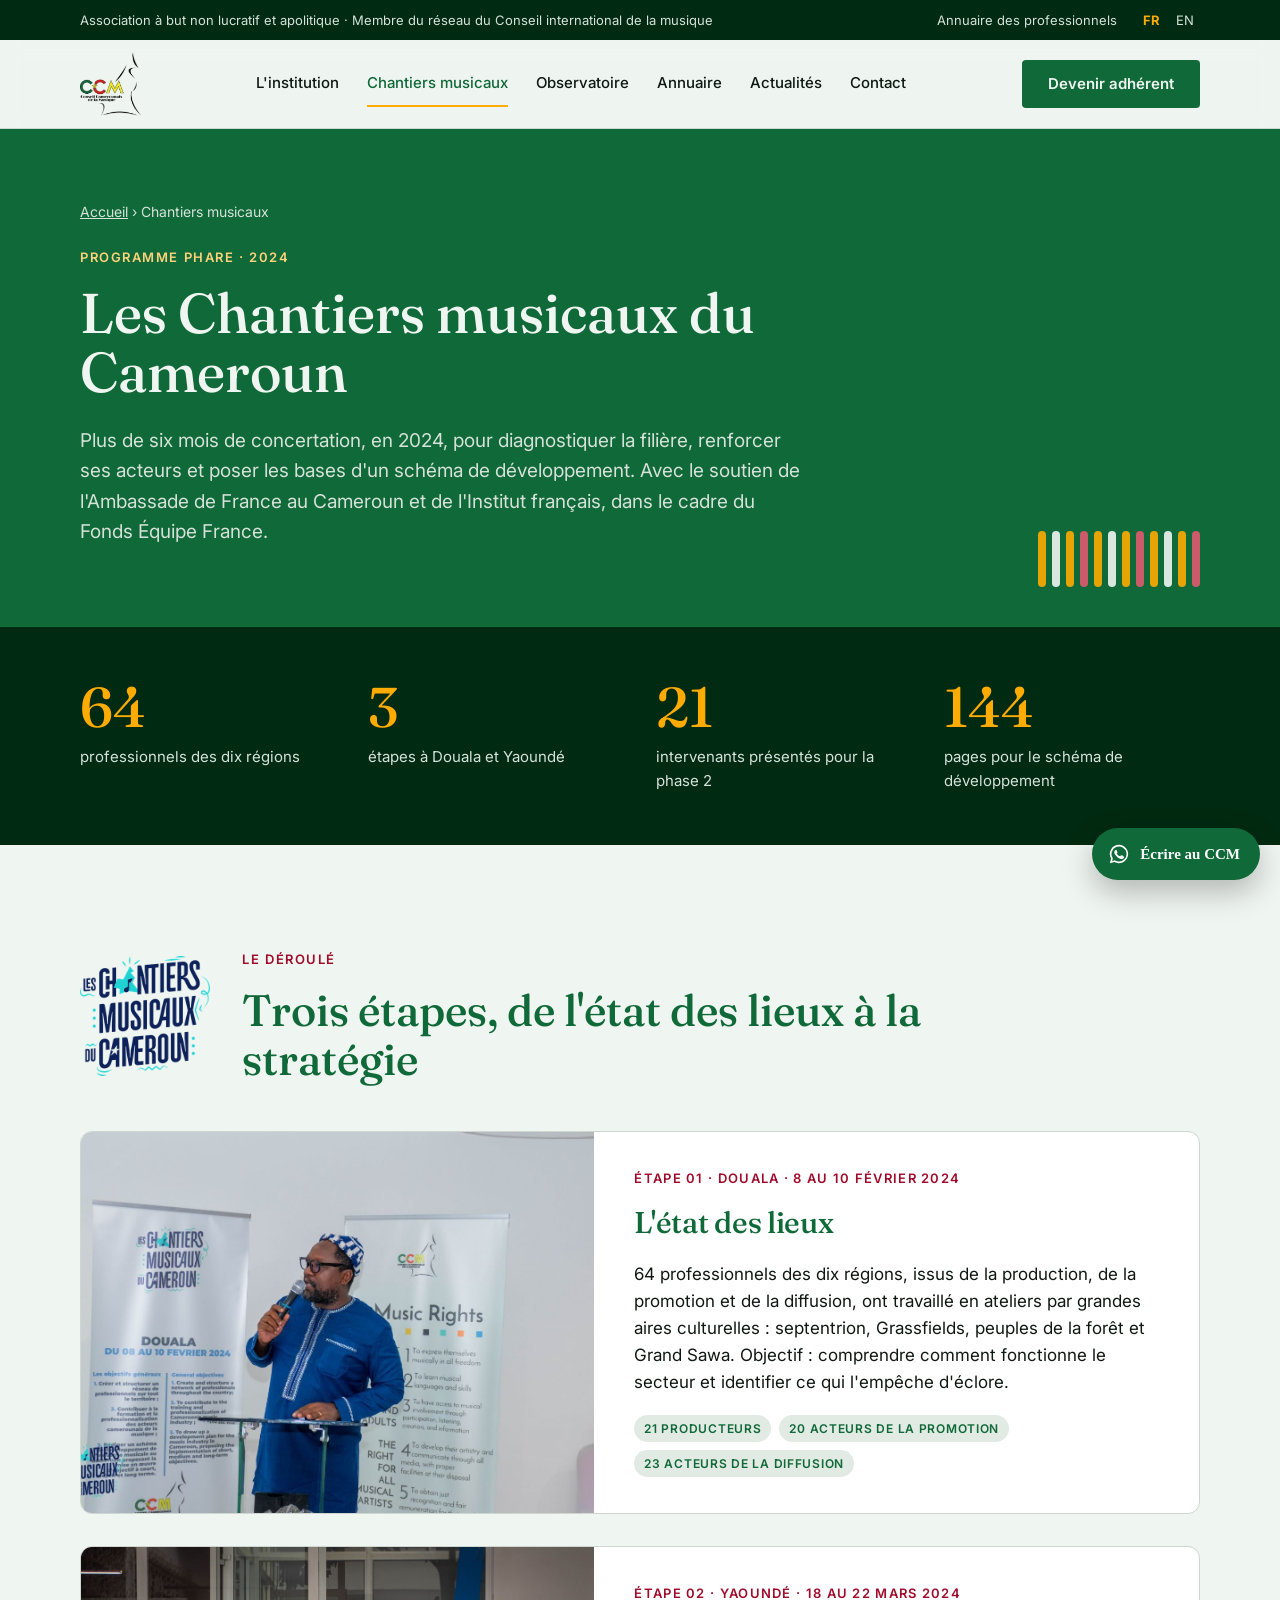
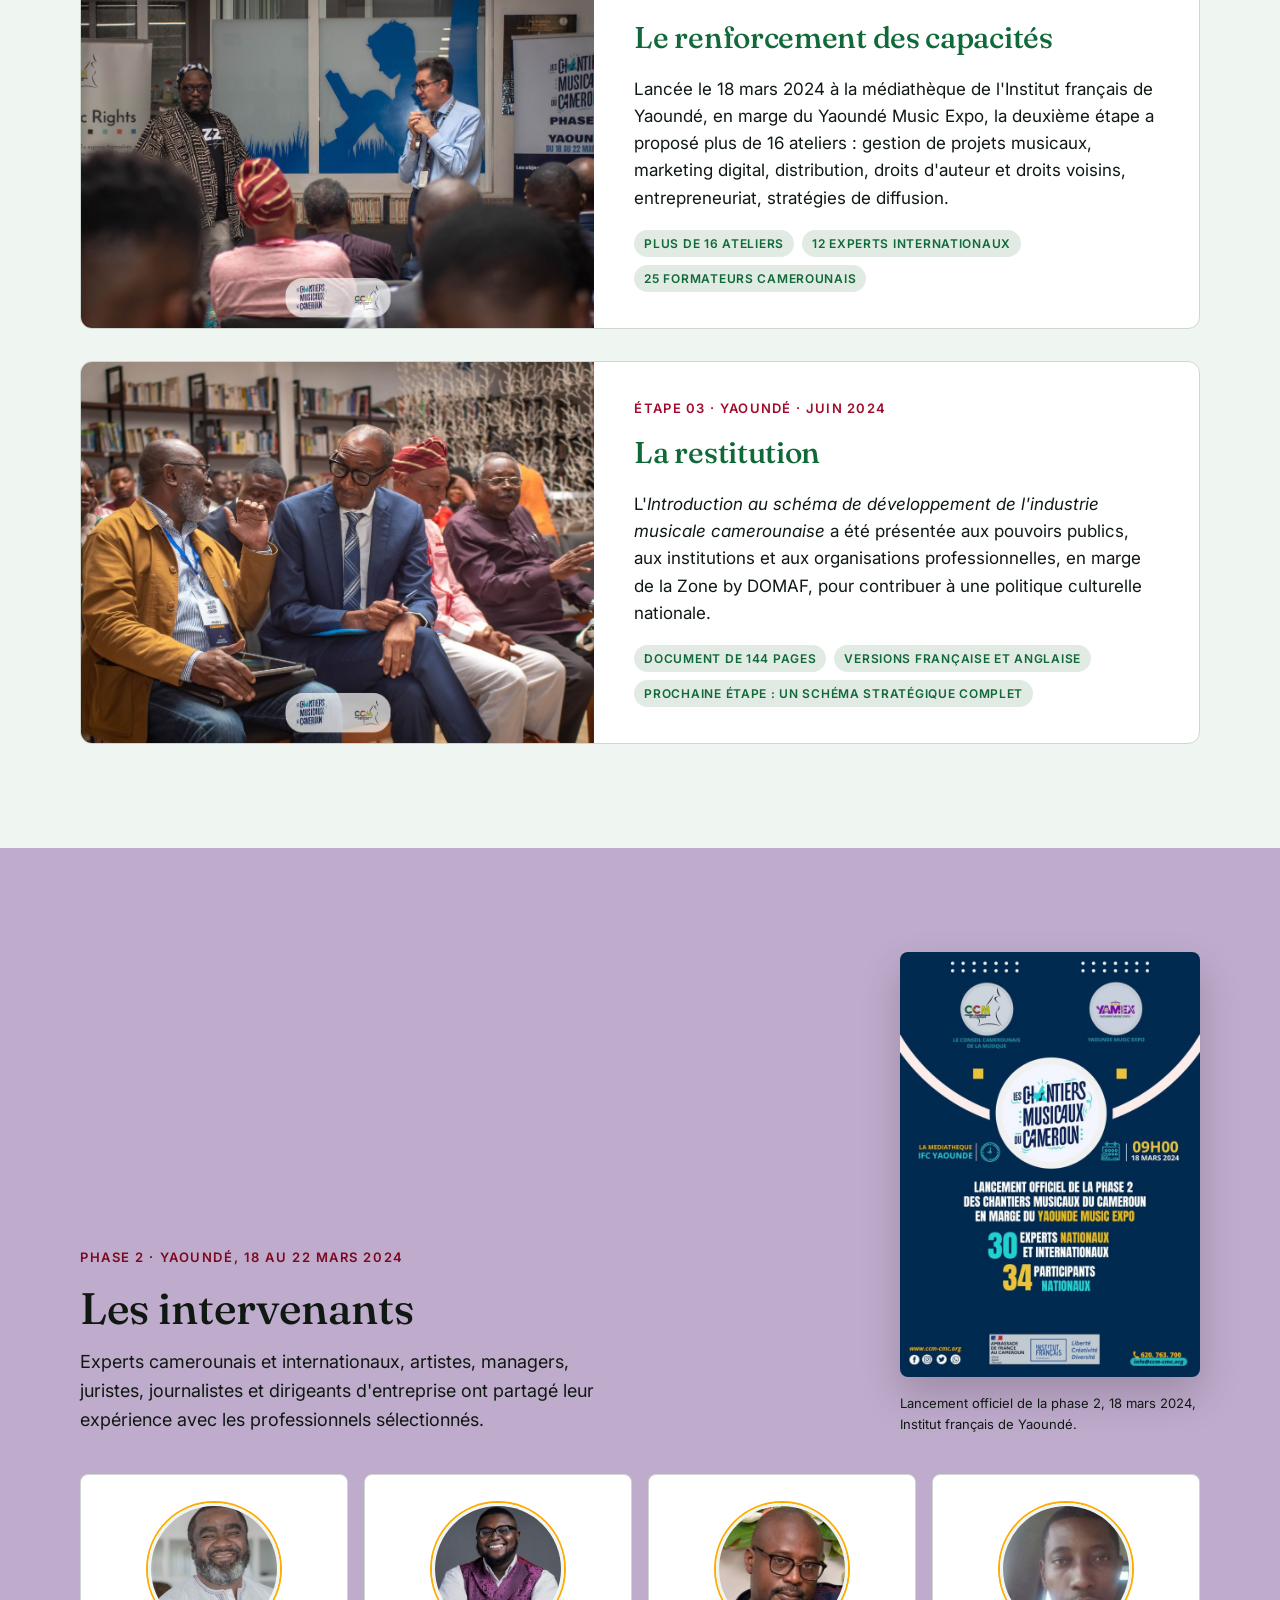
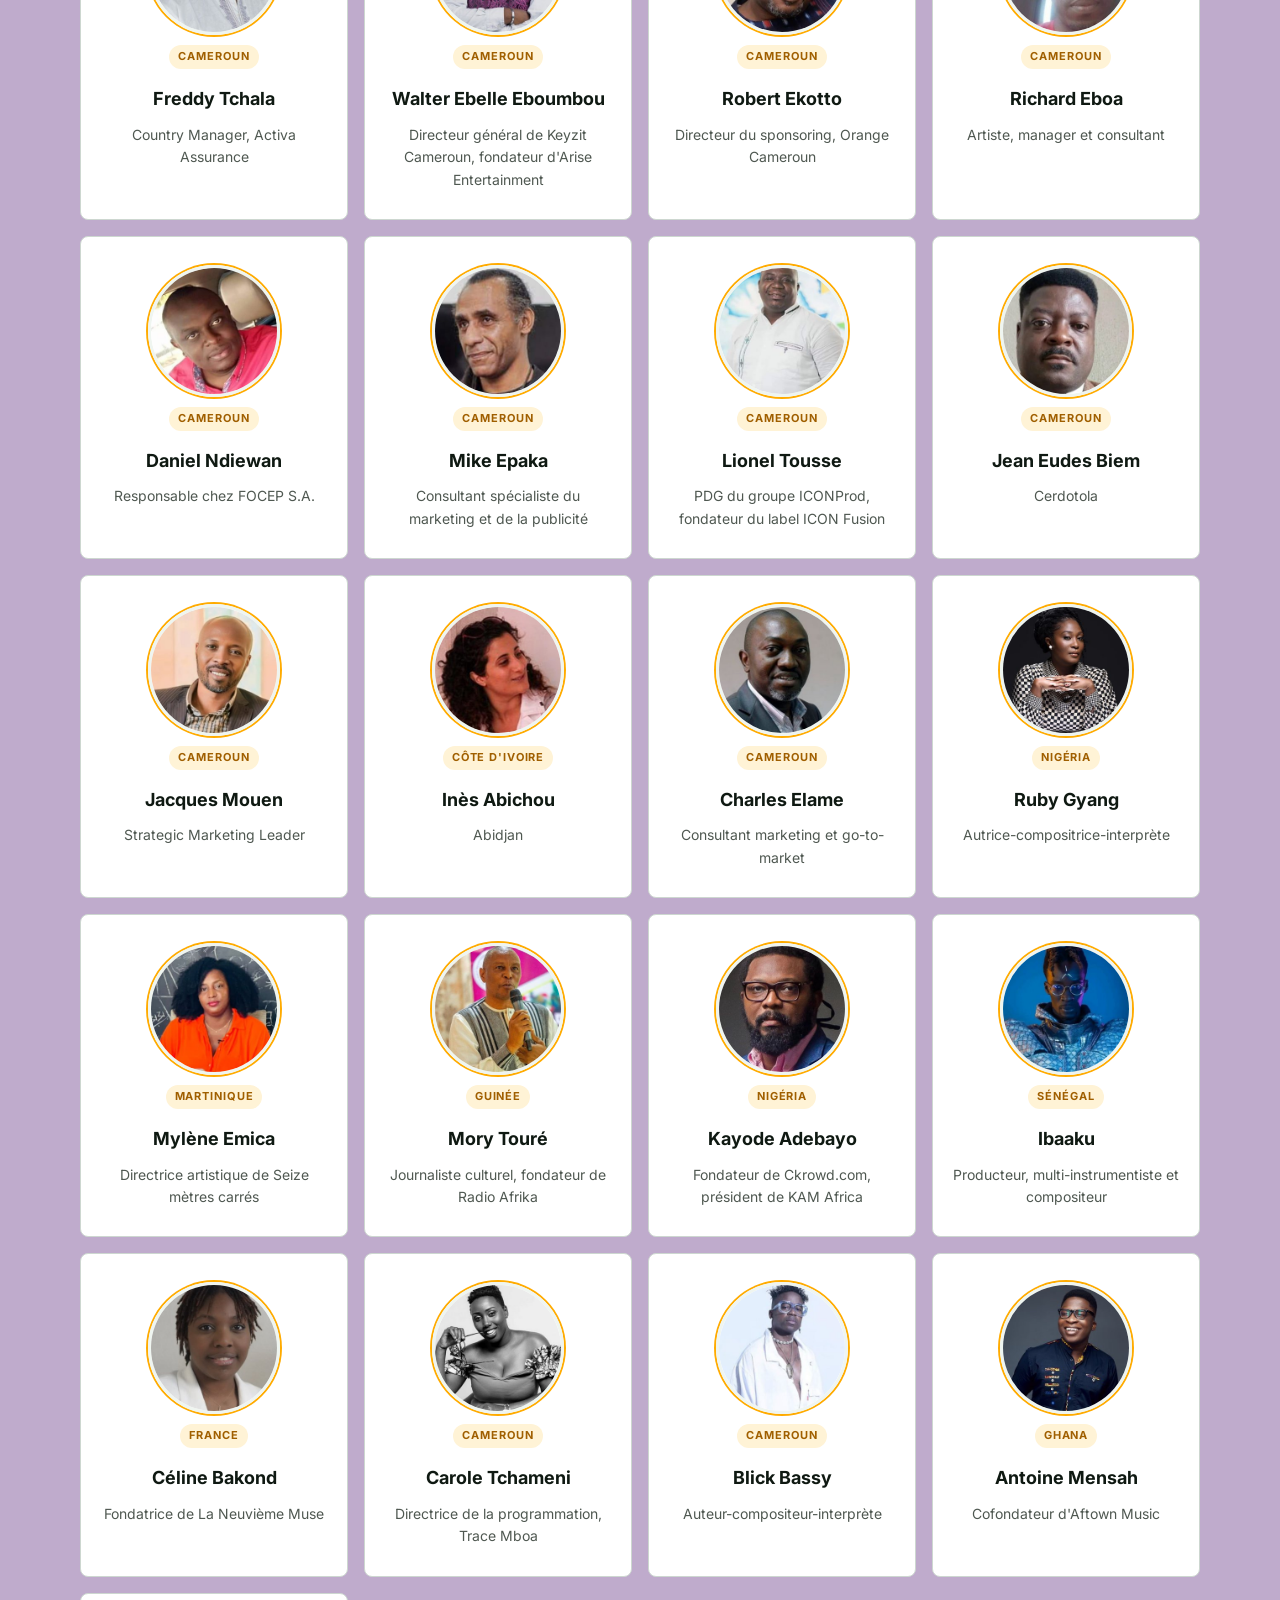
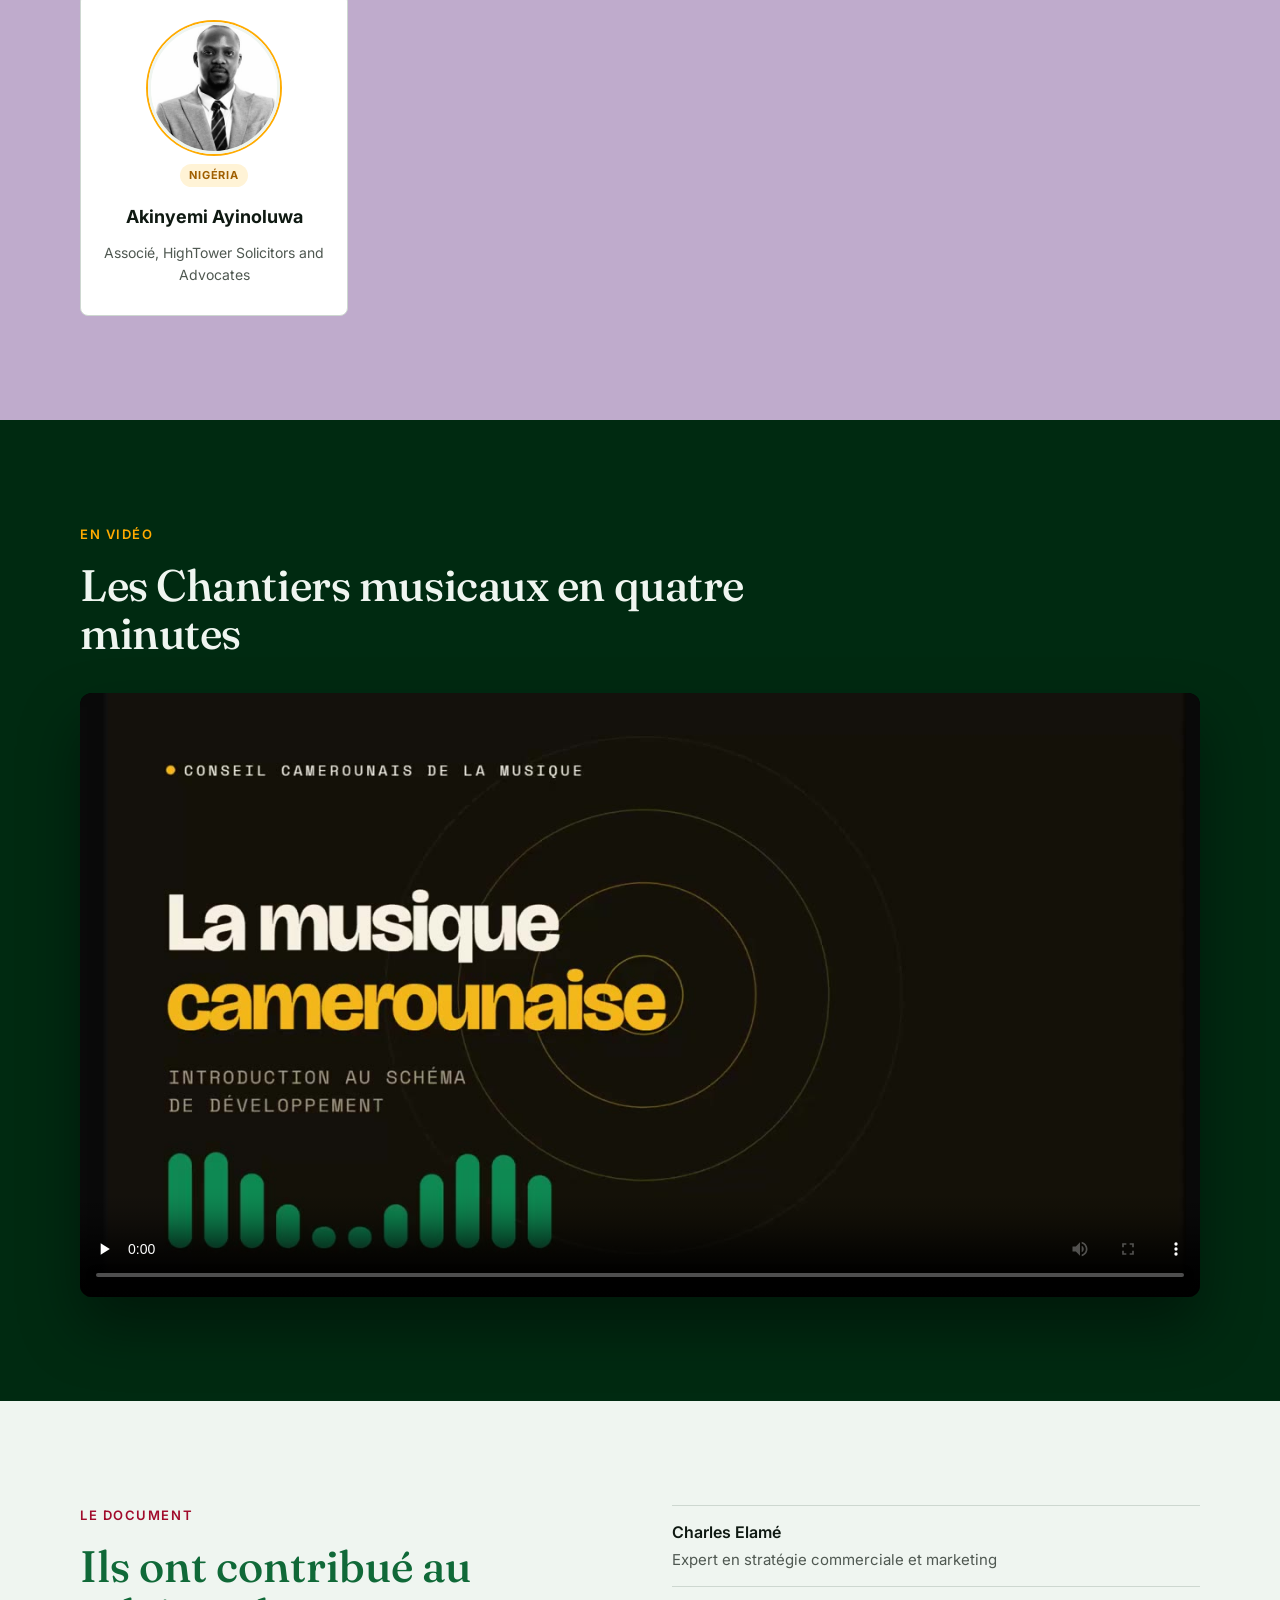
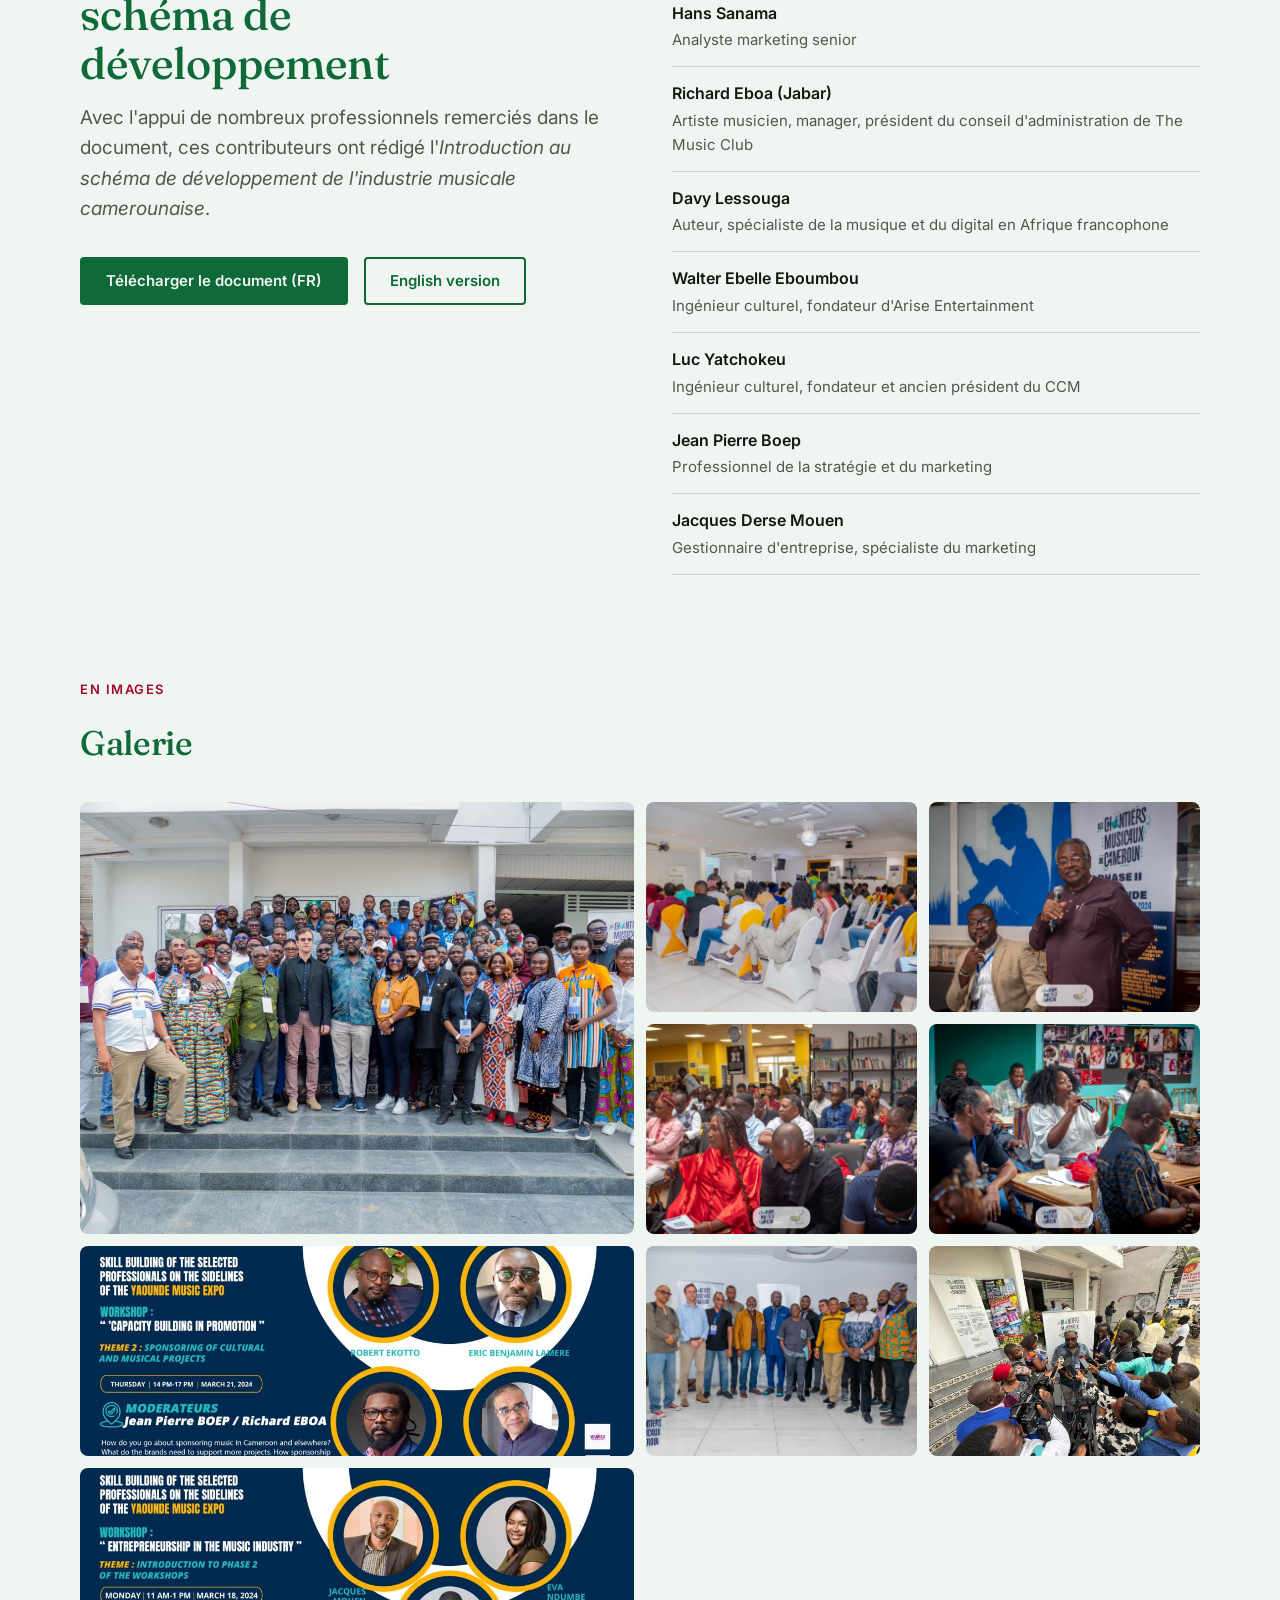
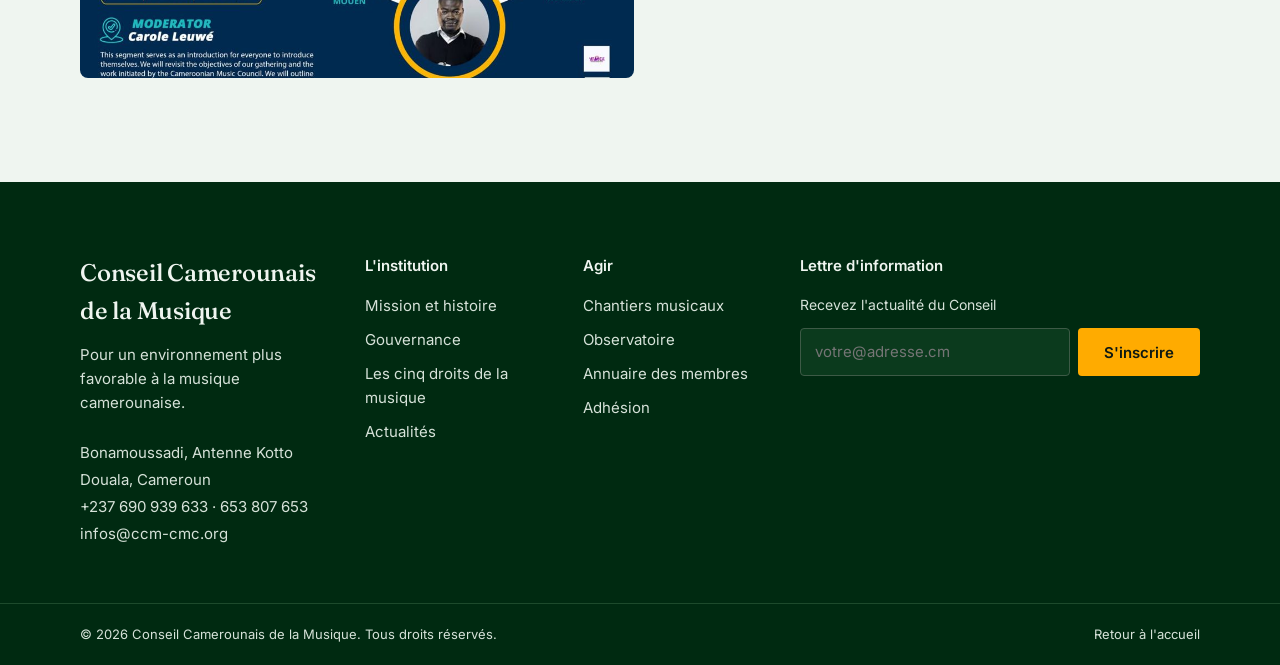
<file: chantiers/index.html>
<!doctype html>
<html lang="fr">
<head>
<meta charset="utf-8">
<meta name="viewport" content="width=device-width, initial-scale=1">
<title>Les Chantiers musicaux du Cameroun — Conseil Camerounais de la Musique</title>
<meta name="description" content="Les Chantiers musicaux du Cameroun : trois étapes à Douala et Yaoundé en 2024, 64 professionnels, des experts internationaux et un schéma de développement de l'industrie musicale.">
<link rel="canonical" href="https://manmbailikol.github.io/ccm-site/chantiers/">
<link rel="alternate" hreflang="fr" href="https://manmbailikol.github.io/ccm-site/chantiers/">
<link rel="alternate" hreflang="en" href="https://manmbailikol.github.io/ccm-site/en/chantiers/">
<meta property="og:title" content="Les Chantiers musicaux du Cameroun — Conseil Camerounais de la Musique">
<meta property="og:description" content="Les Chantiers musicaux du Cameroun : trois étapes à Douala et Yaoundé en 2024, 64 professionnels, des experts internationaux et un schéma de développement de l'industrie musicale.">
<meta property="og:image" content="https://manmbailikol.github.io/ccm-site/assets/partage-ccm.jpg">
<meta property="og:type" content="website">
<meta property="og:locale" content="fr_FR">
<meta name="twitter:card" content="summary_large_image">
<meta name="theme-color" content="#106938">
<link rel="icon" href="../assets/logo-ccm.webp" type="image/webp">
<link rel="preconnect" href="https://fonts.googleapis.com">
<link href="https://fonts.googleapis.com/css2?family=Fraunces:opsz,wght@9..144,400;9..144,500;9..144,600&amp;family=Inter:wght@400;500;600;700&amp;family=Montserrat:ital,wght@0,500;0,700;0,800;1,500&amp;display=swap" rel="stylesheet">
<link rel="stylesheet" href="../assets/css/site.css">
<!-- STATS -->
</head>
<body>
<a class="evitement" href="#contenu">Aller au contenu</a>
<div class="ccm">
<div style="background: var(--vert-nuit); color: #d6e2d9; font-size: 13px">
<div class="wrap" style="display: flex; justify-content: space-between; align-items: center; min-height: 40px; gap: 16px; flex-wrap: wrap">
<span>Association à but non lucratif et apolitique · Membre du réseau du Conseil international de la musique</span>
<div style="display: flex; gap: 20px; align-items: center">
<a href="../annuaire/" style="color: #d6e2d9; text-decoration: none">Annuaire des professionnels</a>
<div role="group" aria-label="Langue" style="display: flex; gap: 4px">
<a href="./" aria-current="true" style="color: var(--ambre); font-weight: 700; text-decoration: none; padding: 4px 6px">FR</a>
<a href="../en/chantiers/" hreflang="en" lang="en" style="color: #d6e2d9; text-decoration: none; padding: 4px 6px">EN</a>
</div>
</div>
</div>
</div>
<header style="position: sticky; top: 0; z-index: 20; background: rgba(239,245,240,.94); backdrop-filter: blur(8px); border-bottom: 1px solid var(--filet)">
<div class="wrap" style="display: flex; align-items: center; justify-content: space-between; min-height: 88px; gap: 32px; position: relative">
<a href="../" aria-label="Conseil Camerounais de la Musique, accueil" style="display: flex; align-items: center">
<img src="../assets/logo-ccm.webp" alt="Logo du Conseil Camerounais de la Musique" style="height: 64px; width: auto; display: block">
</a>
<nav class="nav" id="nav-principale" aria-label="Navigation principale">
<a href="../institution/">L'institution</a>
<a href="../chantiers/" aria-current="page">Chantiers musicaux</a>
<a href="../observatoire/">Observatoire</a>
<a href="../annuaire/">Annuaire</a>
<a href="../actualites/">Actualités</a>
<a href="#contact">Contact</a>
</nav>
<div style="display: flex; gap: 12px; align-items: center">
<a class="btn btn-vert entete-cta" href="../#adhesion">Devenir adhérent</a>
<button type="button" id="menu-btn" class="menu-btn" aria-expanded="false" aria-controls="nav-principale" aria-label="Ouvrir le menu"><svg aria-hidden="true" width="24" height="24" viewBox="0 0 24 24" fill="none" stroke="currentColor" stroke-width="2" stroke-linecap="round"><path d="M4 7h16M4 12h16M4 17h16"></path></svg></button>
</div>
</div>
</header>
<main id="contenu">
<section class="page-tete">
<div class="wrap">
<p class="fil entree"><a href="../">Accueil</a> › Chantiers musicaux</p>
<p style="margin: 0 0 16px; font-size: 13px; font-weight: 600; letter-spacing: .12em; text-transform: uppercase; color: var(--ambre)">Programme phare · 2024</p>
<h1 class="entree d1">Les Chantiers musicaux du Cameroun</h1>
<p class="intro entree d2">Plus de six mois de concertation, en 2024, pour diagnostiquer la filière, renforcer ses acteurs et poser les bases d'un schéma de développement. Avec le soutien de l'Ambassade de France au Cameroun et de l'Institut français, dans le cadre du Fonds Équipe France.</p>
</div>
<div class="eq" aria-hidden="true"><span></span><span></span><span></span><span></span><span></span><span></span><span></span><span></span><span></span><span></span><span></span><span></span></div>
</section>

<section aria-label="Chiffres clés" style="background: var(--vert-nuit); color: var(--papier)">
<div class="wrap bandeau" style="display: grid; grid-template-columns: repeat(4, minmax(0, 1fr)); gap: 32px; padding-top: 52px; padding-bottom: 52px">
<div><p class="chiffre"><span data-compte="64" data-dec="0">64</span></p><p style="margin: 10px 0 0; color: #d6e2d9; font-size: 15px">professionnels des dix régions</p></div>
<div><p class="chiffre"><span data-compte="3" data-dec="0">3</span></p><p style="margin: 10px 0 0; color: #d6e2d9; font-size: 15px">étapes à Douala et Yaoundé</p></div>
<div><p class="chiffre"><span data-compte="21" data-dec="0">21</span></p><p style="margin: 10px 0 0; color: #d6e2d9; font-size: 15px">intervenants présentés pour la phase 2</p></div>
<div><p class="chiffre"><span data-compte="144" data-dec="0">144</span></p><p style="margin: 10px 0 0; color: #d6e2d9; font-size: 15px">pages pour le schéma de développement</p></div>
</div>
</section>

<section class="section">
<div class="wrap">
<div class="rv" style="display: flex; gap: 32px; align-items: center; flex-wrap: wrap; margin-bottom: 48px">
<img src="../assets/chantiers.png" alt="Logo des Chantiers musicaux du Cameroun" style="height: 120px; width: auto">
<div style="max-width: 680px">
<p class="eyebrow">Le déroulé</p>
<h2 class="h2">Trois étapes, de l'état des lieux à la stratégie</h2>
</div>
</div>
<div style="display: flex; flex-direction: column; gap: 32px">
<article class="phase-ligne rv" style="display: grid; grid-template-columns: minmax(0, 1fr) minmax(0, 1.1fr); gap: 40px; align-items: stretch; background: #fff; border: 1px solid var(--filet); border-radius: 12px; overflow: hidden">
<img src="../assets/douala-phase1.jpg" alt="Prise de parole lors de la première étape à Douala" loading="lazy" style="width: 100%; height: 100%; min-height: 300px; object-fit: cover; display: block">
<div style="padding: 36px 40px 36px 0">
<p style="margin: 0; font-size: 13px; font-weight: 600; letter-spacing: .1em; text-transform: uppercase; color: var(--bordeaux)">Étape 01 · Douala · 8 au 10 février 2024</p>
<h3 class="serif" style="margin: 10px 0 14px; font-size: 30px; color: var(--vert)">L'état des lieux</h3>
<p style="margin: 0; font-size: 17px">64 professionnels des dix régions, issus de la production, de la promotion et de la diffusion, ont travaillé en ateliers par grandes aires culturelles : septentrion, Grassfields, peuples de la forêt et Grand Sawa. Objectif : comprendre comment fonctionne le secteur et identifier ce qui l'empêche d'éclore.</p>
<ul style="list-style: none; margin: 18px 0 0; padding: 0; display: flex; gap: 8px; flex-wrap: wrap"><li class="tag">21 producteurs</li><li class="tag">20 acteurs de la promotion</li><li class="tag">23 acteurs de la diffusion</li></ul>
</div>
</article>
<article class="phase-ligne rv" style="display: grid; grid-template-columns: minmax(0, 1fr) minmax(0, 1.1fr); gap: 40px; align-items: stretch; background: #fff; border: 1px solid var(--filet); border-radius: 12px; overflow: hidden">
<img src="../assets/yaounde-phase2.jpg" alt="Atelier de renforcement de capacités à Yaoundé" loading="lazy" style="width: 100%; height: 100%; min-height: 300px; object-fit: cover; display: block">
<div style="padding: 36px 40px 36px 0">
<p style="margin: 0; font-size: 13px; font-weight: 600; letter-spacing: .1em; text-transform: uppercase; color: var(--bordeaux)">Étape 02 · Yaoundé · 18 au 22 mars 2024</p>
<h3 class="serif" style="margin: 10px 0 14px; font-size: 30px; color: var(--vert)">Le renforcement des capacités</h3>
<p style="margin: 0; font-size: 17px">Lancée le 18 mars 2024 à la médiathèque de l'Institut français de Yaoundé, en marge du Yaoundé Music Expo, la deuxième étape a proposé plus de 16 ateliers : gestion de projets musicaux, marketing digital, distribution, droits d'auteur et droits voisins, entrepreneuriat, stratégies de diffusion.</p>
<ul style="list-style: none; margin: 18px 0 0; padding: 0; display: flex; gap: 8px; flex-wrap: wrap"><li class="tag">Plus de 16 ateliers</li><li class="tag">12 experts internationaux</li><li class="tag">25 formateurs camerounais</li></ul>
</div>
</article>
<article class="phase-ligne rv" style="display: grid; grid-template-columns: minmax(0, 1fr) minmax(0, 1.1fr); gap: 40px; align-items: stretch; background: #fff; border: 1px solid var(--filet); border-radius: 12px; overflow: hidden">
<img src="../assets/yaounde-panel.jpg" alt="Table ronde de restitution" loading="lazy" style="width: 100%; height: 100%; min-height: 300px; object-fit: cover; display: block">
<div style="padding: 36px 40px 36px 0">
<p style="margin: 0; font-size: 13px; font-weight: 600; letter-spacing: .1em; text-transform: uppercase; color: var(--bordeaux)">Étape 03 · Yaoundé · juin 2024</p>
<h3 class="serif" style="margin: 10px 0 14px; font-size: 30px; color: var(--vert)">La restitution</h3>
<p style="margin: 0; font-size: 17px">L'<em>Introduction au schéma de développement de l'industrie musicale camerounaise</em> a été présentée aux pouvoirs publics, aux institutions et aux organisations professionnelles, en marge de la Zone by DOMAF, pour contribuer à une politique culturelle nationale.</p>
<ul style="list-style: none; margin: 18px 0 0; padding: 0; display: flex; gap: 8px; flex-wrap: wrap"><li class="tag">Document de 144 pages</li><li class="tag">Versions française et anglaise</li><li class="tag">Prochaine étape : un schéma stratégique complet</li></ul>
</div>
</article>
</div>
</div>
</section>

<section id="intervenants" class="section" style="background: var(--lilas)">
<div class="wrap">
<div class="rv grid2" style="align-items: end; margin-bottom: 40px">
<div>
<p class="eyebrow">Phase 2 · Yaoundé, 18 au 22 mars 2024</p>
<h2 class="h2" style="color: var(--encre)">Les intervenants</h2>
<p style="font-size: 18px; margin: 16px 0 0">Experts camerounais et internationaux, artistes, managers, juristes, journalistes et dirigeants d'entreprise ont partagé leur expérience avec les professionnels sélectionnés.</p>
</div>
<figure style="margin: 0; justify-self: end; max-width: 300px">
<img src="../assets/affiche-lancement-phase2.jpg" alt="Affiche du lancement officiel de la phase 2 le 18 mars 2024 à l'Institut français de Yaoundé, en marge du Yaoundé Music Expo" loading="lazy" style="width: 100%; border-radius: 8px; box-shadow: 0 18px 40px rgba(0,0,0,.18)">
<figcaption style="font-size: 13px; margin-top: 8px">Lancement officiel de la phase 2, 18 mars 2024, Institut français de Yaoundé.</figcaption>
</figure>
</div>
<div class="grid4" style="gap: 16px">
<article class="carte personne rv"><img src="../assets/intervenants/intervenant-00.jpg" alt="Portrait de Freddy Tchala" loading="lazy" width="132" height="132"><span class="pays">Cameroun</span><h3>Freddy Tchala</h3><p>Country Manager, Activa Assurance</p></article>
<article class="carte personne rv"><img src="../assets/intervenants/intervenant-01.jpg" alt="Portrait de Walter Ebelle Eboumbou" loading="lazy" width="132" height="132"><span class="pays">Cameroun</span><h3>Walter Ebelle Eboumbou</h3><p>Directeur général de Keyzit Cameroun, fondateur d'Arise Entertainment</p></article>
<article class="carte personne rv"><img src="../assets/intervenants/intervenant-02.jpg" alt="Portrait de Robert Ekotto" loading="lazy" width="132" height="132"><span class="pays">Cameroun</span><h3>Robert Ekotto</h3><p>Directeur du sponsoring, Orange Cameroun</p></article>
<article class="carte personne rv"><img src="../assets/intervenants/intervenant-03.jpg" alt="Portrait de Richard Eboa" loading="lazy" width="132" height="132"><span class="pays">Cameroun</span><h3>Richard Eboa</h3><p>Artiste, manager et consultant</p></article>
<article class="carte personne rv"><img src="../assets/intervenants/intervenant-04.jpg" alt="Portrait de Daniel Ndiewan" loading="lazy" width="132" height="132"><span class="pays">Cameroun</span><h3>Daniel Ndiewan</h3><p>Responsable chez FOCEP S.A.</p></article>
<article class="carte personne rv"><img src="../assets/intervenants/intervenant-05.jpg" alt="Portrait de Mike Epaka" loading="lazy" width="132" height="132"><span class="pays">Cameroun</span><h3>Mike Epaka</h3><p>Consultant spécialiste du marketing et de la publicité</p></article>
<article class="carte personne rv"><img src="../assets/intervenants/intervenant-06.jpg" alt="Portrait de Lionel Tousse" loading="lazy" width="132" height="132"><span class="pays">Cameroun</span><h3>Lionel Tousse</h3><p>PDG du groupe ICONProd, fondateur du label ICON Fusion</p></article>
<article class="carte personne rv"><img src="../assets/intervenants/intervenant-07.jpg" alt="Portrait de Jean Eudes Biem" loading="lazy" width="132" height="132"><span class="pays">Cameroun</span><h3>Jean Eudes Biem</h3><p>Cerdotola</p></article>
<article class="carte personne rv"><img src="../assets/intervenants/intervenant-08.jpg" alt="Portrait de Jacques Mouen" loading="lazy" width="132" height="132"><span class="pays">Cameroun</span><h3>Jacques Mouen</h3><p>Strategic Marketing Leader</p></article>
<article class="carte personne rv"><img src="../assets/intervenants/intervenant-09.jpg" alt="Portrait de Inès Abichou" loading="lazy" width="132" height="132"><span class="pays">Côte d'Ivoire</span><h3>Inès Abichou</h3><p>Abidjan</p></article>
<article class="carte personne rv"><img src="../assets/intervenants/intervenant-10.jpg" alt="Portrait de Charles Elame" loading="lazy" width="132" height="132"><span class="pays">Cameroun</span><h3>Charles Elame</h3><p>Consultant marketing et go-to-market</p></article>
<article class="carte personne rv"><img src="../assets/intervenants/intervenant-11.jpg" alt="Portrait de Ruby Gyang" loading="lazy" width="132" height="132"><span class="pays">Nigéria</span><h3>Ruby Gyang</h3><p>Autrice-compositrice-interprète</p></article>
<article class="carte personne rv"><img src="../assets/intervenants/intervenant-12.jpg" alt="Portrait de Mylène Emica" loading="lazy" width="132" height="132"><span class="pays">Martinique</span><h3>Mylène Emica</h3><p>Directrice artistique de Seize mètres carrés</p></article>
<article class="carte personne rv"><img src="../assets/intervenants/intervenant-13.jpg" alt="Portrait de Mory Touré" loading="lazy" width="132" height="132"><span class="pays">Guinée</span><h3>Mory Touré</h3><p>Journaliste culturel, fondateur de Radio Afrika</p></article>
<article class="carte personne rv"><img src="../assets/intervenants/intervenant-14.jpg" alt="Portrait de Kayode Adebayo" loading="lazy" width="132" height="132"><span class="pays">Nigéria</span><h3>Kayode Adebayo</h3><p>Fondateur de Ckrowd.com, président de KAM Africa</p></article>
<article class="carte personne rv"><img src="../assets/intervenants/intervenant-15.jpg" alt="Portrait de Ibaaku" loading="lazy" width="132" height="132"><span class="pays">Sénégal</span><h3>Ibaaku</h3><p>Producteur, multi-instrumentiste et compositeur</p></article>
<article class="carte personne rv"><img src="../assets/intervenants/intervenant-16.jpg" alt="Portrait de Céline Bakond" loading="lazy" width="132" height="132"><span class="pays">France</span><h3>Céline Bakond</h3><p>Fondatrice de La Neuvième Muse</p></article>
<article class="carte personne rv"><img src="../assets/intervenants/intervenant-17.jpg" alt="Portrait de Carole Tchameni" loading="lazy" width="132" height="132"><span class="pays">Cameroun</span><h3>Carole Tchameni</h3><p>Directrice de la programmation, Trace Mboa</p></article>
<article class="carte personne rv"><img src="../assets/intervenants/intervenant-18.jpg" alt="Portrait de Blick Bassy" loading="lazy" width="132" height="132"><span class="pays">Cameroun</span><h3>Blick Bassy</h3><p>Auteur-compositeur-interprète</p></article>
<article class="carte personne rv"><img src="../assets/intervenants/intervenant-19.jpg" alt="Portrait de Antoine Mensah" loading="lazy" width="132" height="132"><span class="pays">Ghana</span><h3>Antoine Mensah</h3><p>Cofondateur d'Aftown Music</p></article>
<article class="carte personne rv"><img src="../assets/intervenants/intervenant-20.jpg" alt="Portrait de Akinyemi Ayinoluwa" loading="lazy" width="132" height="132"><span class="pays">Nigéria</span><h3>Akinyemi Ayinoluwa</h3><p>Associé, HighTower Solicitors and Advocates</p></article>
</div>
</div>
</section>

<section id="video" aria-labelledby="video-titre" style="background: var(--vert-nuit); color: var(--papier); padding: 104px 0">
<div class="wrap">
<div class="rv" style="max-width: 760px; margin-bottom: 36px">
<p style="margin: 0 0 16px; font-size: 13px; font-weight: 600; letter-spacing: .12em; text-transform: uppercase; color: var(--ambre)">En vidéo</p>
<h2 id="video-titre" class="serif" style="margin: 0; font-size: 44px; line-height: 1.1">Les Chantiers musicaux en quatre minutes</h2>
</div>
<figure class="rv video-cadre" style="margin: 0">
<video controls preload="none" playsinline poster="../assets/video-chantiers-poster.jpg" style="display: block; width: 100%; aspect-ratio: 1280 / 690; background: #000; border-radius: 12px">
<source src="../media/chantiers-ccm-2025.mp4" type="video/mp4">
Votre navigateur ne lit pas cette vidéo.
</video>
</figure>
</div>
</section>

<section id="contributeurs" class="section">
<div class="wrap grid2">
<div class="rv">
<p class="eyebrow">Le document</p>
<h2 class="h2">Ils ont contribué au schéma de développement</h2>
<p class="lead">Avec l'appui de nombreux professionnels remerciés dans le document, ces contributeurs ont rédigé l'<em>Introduction au schéma de développement de l'industrie musicale camerounaise</em>.</p>
<div style="display: flex; gap: 16px; margin-top: 32px; flex-wrap: wrap">
<a class="btn btn-vert" href="../docs/introduction-schema-developpement-industrie-musicale-camerounaise.pdf" download>Télécharger le document (FR)</a>
<a class="btn btn-contour" href="../docs/introduction-development-plan-cameroonian-music-industry.pdf" download lang="en">English version</a>
</div>
</div>
<dl class="rv" style="margin: 0; border-top: 1px solid var(--filet)">
<div style="padding: 14px 0; border-bottom: 1px solid var(--filet)"><dt style="font-weight: 600">Charles Elamé</dt><dd style="margin: 2px 0 0; font-size: 15px; color: var(--gris)">Expert en stratégie commerciale et marketing</dd></div>
<div style="padding: 14px 0; border-bottom: 1px solid var(--filet)"><dt style="font-weight: 600">Hans Sanama</dt><dd style="margin: 2px 0 0; font-size: 15px; color: var(--gris)">Analyste marketing senior</dd></div>
<div style="padding: 14px 0; border-bottom: 1px solid var(--filet)"><dt style="font-weight: 600">Richard Eboa (Jabar)</dt><dd style="margin: 2px 0 0; font-size: 15px; color: var(--gris)">Artiste musicien, manager, président du conseil d'administration de The Music Club</dd></div>
<div style="padding: 14px 0; border-bottom: 1px solid var(--filet)"><dt style="font-weight: 600">Davy Lessouga</dt><dd style="margin: 2px 0 0; font-size: 15px; color: var(--gris)">Auteur, spécialiste de la musique et du digital en Afrique francophone</dd></div>
<div style="padding: 14px 0; border-bottom: 1px solid var(--filet)"><dt style="font-weight: 600">Walter Ebelle Eboumbou</dt><dd style="margin: 2px 0 0; font-size: 15px; color: var(--gris)">Ingénieur culturel, fondateur d'Arise Entertainment</dd></div>
<div style="padding: 14px 0; border-bottom: 1px solid var(--filet)"><dt style="font-weight: 600">Luc Yatchokeu</dt><dd style="margin: 2px 0 0; font-size: 15px; color: var(--gris)">Ingénieur culturel, fondateur et ancien président du CCM</dd></div>
<div style="padding: 14px 0; border-bottom: 1px solid var(--filet)"><dt style="font-weight: 600">Jean Pierre Boep</dt><dd style="margin: 2px 0 0; font-size: 15px; color: var(--gris)">Professionnel de la stratégie et du marketing</dd></div>
<div style="padding: 14px 0; border-bottom: 1px solid var(--filet)"><dt style="font-weight: 600">Jacques Derse Mouen</dt><dd style="margin: 2px 0 0; font-size: 15px; color: var(--gris)">Gestionnaire d'entreprise, spécialiste du marketing</dd></div>
</dl>
</div>
</section>

<section id="galerie" aria-labelledby="galerie-titre" style="padding: 0 0 104px">
<div class="wrap">
<div class="rv" style="margin-bottom: 32px">
<p class="eyebrow">En images</p>
<h2 id="galerie-titre" class="serif" style="margin: 0; font-size: 34px; color: var(--vert)">Galerie</h2>
</div>
<div class="galerie rv" style="display: grid; grid-template-columns: repeat(4, minmax(0, 1fr)); grid-auto-rows: 210px; gap: 12px">
<a href="../assets/groupe-chantiers.jpg" style="grid-column: span 2; grid-row: span 2"><img class="photo" src="../assets/groupe-chantiers.jpg" alt="Photo de groupe des participants" loading="lazy" style="height: 100%; border-radius: 0"></a>
<a href="../assets/salle-pleniere.jpg" style=""><img class="photo" src="../assets/salle-pleniere.jpg" alt="Salle plénière" loading="lazy" style="height: 100%; border-radius: 0"></a>
<a href="../assets/yaounde-intervention.jpg" style=""><img class="photo" src="../assets/yaounde-intervention.jpg" alt="Intervention devant les participants à Yaoundé" loading="lazy" style="height: 100%; border-radius: 0"></a>
<a href="../assets/yaounde-public.jpg" style=""><img class="photo" src="../assets/yaounde-public.jpg" alt="Participants attentifs lors d'un atelier" loading="lazy" style="height: 100%; border-radius: 0"></a>
<a href="../assets/atelier-echanges.jpg" style=""><img class="photo" src="../assets/atelier-echanges.jpg" alt="Échanges entre professionnels pendant un atelier" loading="lazy" style="height: 100%; border-radius: 0"></a>
<a href="../assets/atelier-promotion-phase2.jpg" style="grid-column: span 2"><img class="photo" src="../assets/atelier-promotion-phase2.jpg" alt="Affiche de l'atelier sur la promotion, phase 2" loading="lazy" style="height: 100%; border-radius: 0"></a>
<a href="../assets/experts.jpg" style=""><img class="photo" src="../assets/experts.jpg" alt="Experts et formateurs réunis" loading="lazy" style="height: 100%; border-radius: 0"></a>
<a href="../assets/presse.jpg" style=""><img class="photo" src="../assets/presse.jpg" alt="Interview presse lors des Chantiers musicaux" loading="lazy" style="height: 100%; border-radius: 0"></a>
<a href="../assets/atelier-entrepreneuriat-phase2.jpg" style="grid-column: span 2"><img class="photo" src="../assets/atelier-entrepreneuriat-phase2.jpg" alt="Affiche de l'atelier sur l'entrepreneuriat, phase 2" loading="lazy" style="height: 100%; border-radius: 0"></a>
</div>
</div>
</section>
</main>
<footer id="contact" class="pied" style="background: var(--vert-nuit); color: #d6e2d9; font-size: 15px">
<div class="wrap pied-grille" style="display: grid; grid-template-columns: 1.4fr 1fr 1fr 1.4fr; gap: 48px; padding-top: 72px; padding-bottom: 56px">
<div>
<p class="serif" style="margin: 0 0 12px; font-size: 24px; color: var(--papier)">Conseil Camerounais de la Musique</p>
<p style="margin: 0">Pour un environnement plus favorable à la musique camerounaise.</p>
<address style="font-style: normal; margin-top: 24px; line-height: 1.8">
Bonamoussadi, Antenne Kotto<br>Douala, Cameroun<br>
<a href="tel:+237690939633">+237 690 939 633</a> · <a href="tel:+237653807653">653 807 653</a><br>
<a href="mailto:infos@ccm-cmc.org">infos@ccm-cmc.org</a>
</address>
</div>
<nav aria-label="L'institution">
<p style="margin: 0 0 16px; color: var(--papier); font-weight: 600">L'institution</p>
<ul style="list-style: none; margin: 0; padding: 0; display: grid; gap: 10px">
<li><a href="../institution/">Mission et histoire</a></li><li><a href="../institution/#gouvernance">Gouvernance</a></li><li><a href="../institution/#droits">Les cinq droits de la musique</a></li><li><a href="../actualites/">Actualités</a></li>
</ul>
</nav>
<nav aria-label="Agir">
<p style="margin: 0 0 16px; color: var(--papier); font-weight: 600">Agir</p>
<ul style="list-style: none; margin: 0; padding: 0; display: grid; gap: 10px">
<li><a href="../chantiers/">Chantiers musicaux</a></li><li><a href="../observatoire/">Observatoire</a></li><li><a href="../annuaire/">Annuaire des membres</a></li><li><a href="../#adhesion">Adhésion</a></li>
</ul>
</nav>
<form id="form-lettre" aria-label="Lettre d'information" style="display: flex; flex-direction: column; gap: 12px">
<p style="margin: 0 0 4px; color: var(--papier); font-weight: 600">Lettre d'information</p>
<label for="courriel" style="font-size: 14px">Recevez l'actualité du Conseil</label>
<div style="display: flex; gap: 8px">
<input id="courriel" type="email" autocomplete="email" placeholder="votre@adresse.cm" style="flex: 1; min-width: 0; min-height: 48px; padding: 0 14px; border-radius: 4px; border: 1px solid #3d5a46; background: #0b3a1d; color: var(--papier)">
<button type="submit" class="btn btn-ambre">S'inscrire</button>
</div>
</form>
</div>
<div style="border-top: 1px solid #1d4a2c">
<div class="wrap" style="display: flex; justify-content: space-between; gap: 16px; flex-wrap: wrap; padding-top: 20px; padding-bottom: 20px; font-size: 13px">
<span>© 2026 Conseil Camerounais de la Musique. Tous droits réservés.</span>
<a href="../">Retour à l'accueil</a>
</div>
</div>
</footer>
</div>
<a class="whatsapp" href="https://wa.me/237690939633" target="_blank" rel="noopener" aria-label="Écrire au CCM sur WhatsApp"><svg aria-hidden="true" width="22" height="22" viewBox="0 0 24 24" fill="currentColor"><path d="M12 2a10 10 0 0 0-8.6 15.1L2 22l5-1.3A10 10 0 1 0 12 2zm0 18.2a8.2 8.2 0 0 1-4.2-1.2l-.3-.2-3 .8.8-2.9-.2-.3A8.2 8.2 0 1 1 12 20.2zm4.5-6.1c-.2-.1-1.5-.7-1.7-.8s-.4-.1-.6.1-.7.8-.8 1-.3.2-.5.1a6.7 6.7 0 0 1-3.3-2.9c-.3-.4.2-.4.7-1.3a.4.4 0 0 0 0-.4l-.8-1.8c-.2-.5-.4-.4-.6-.4h-.5a1 1 0 0 0-.7.3 3 3 0 0 0-.9 2.2 5.2 5.2 0 0 0 1.1 2.7 11.8 11.8 0 0 0 4.5 4c1.7.7 2.3.8 3.2.6a2.7 2.7 0 0 0 1.8-1.3 2.2 2.2 0 0 0 .1-1.3c0-.1-.2-.2-.5-.3z"/></svg><span>Écrire au CCM</span></a>
<script src="../assets/js/site.js"></script>

</body>
</html>
</file>
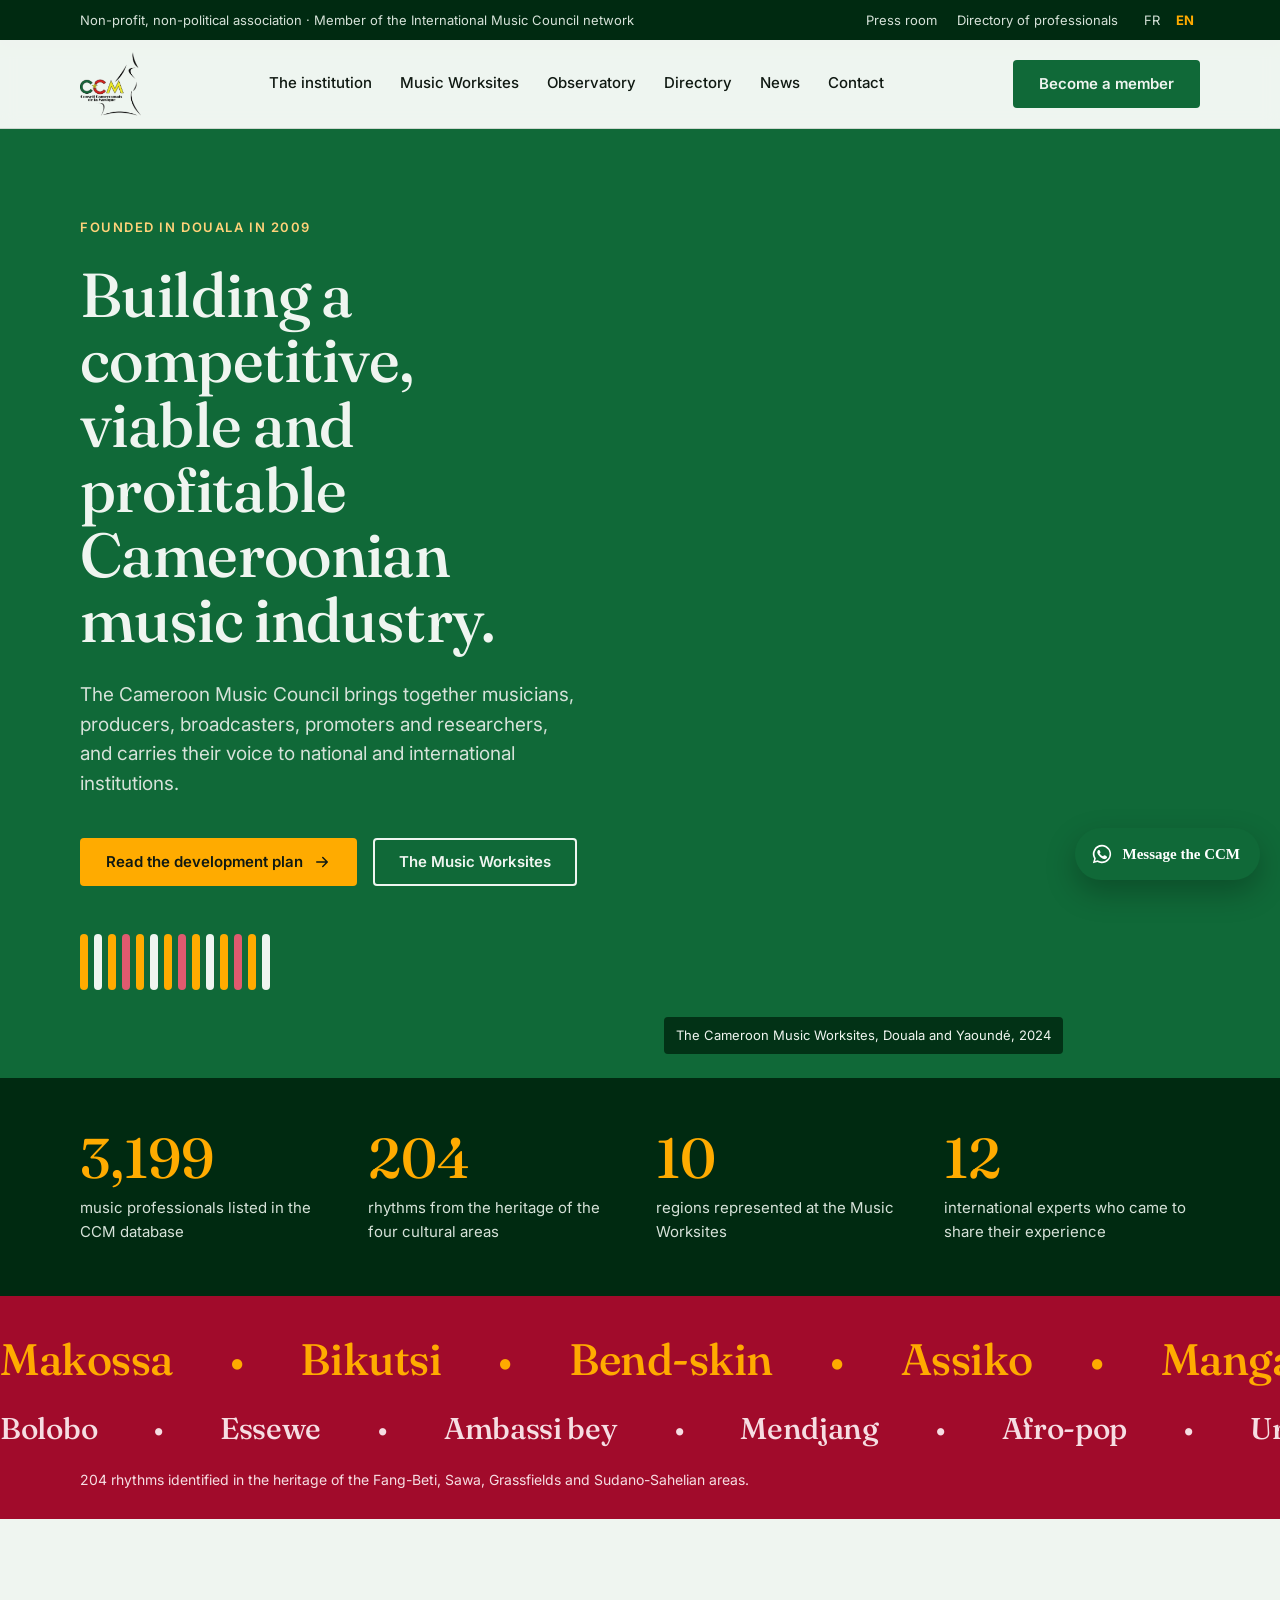
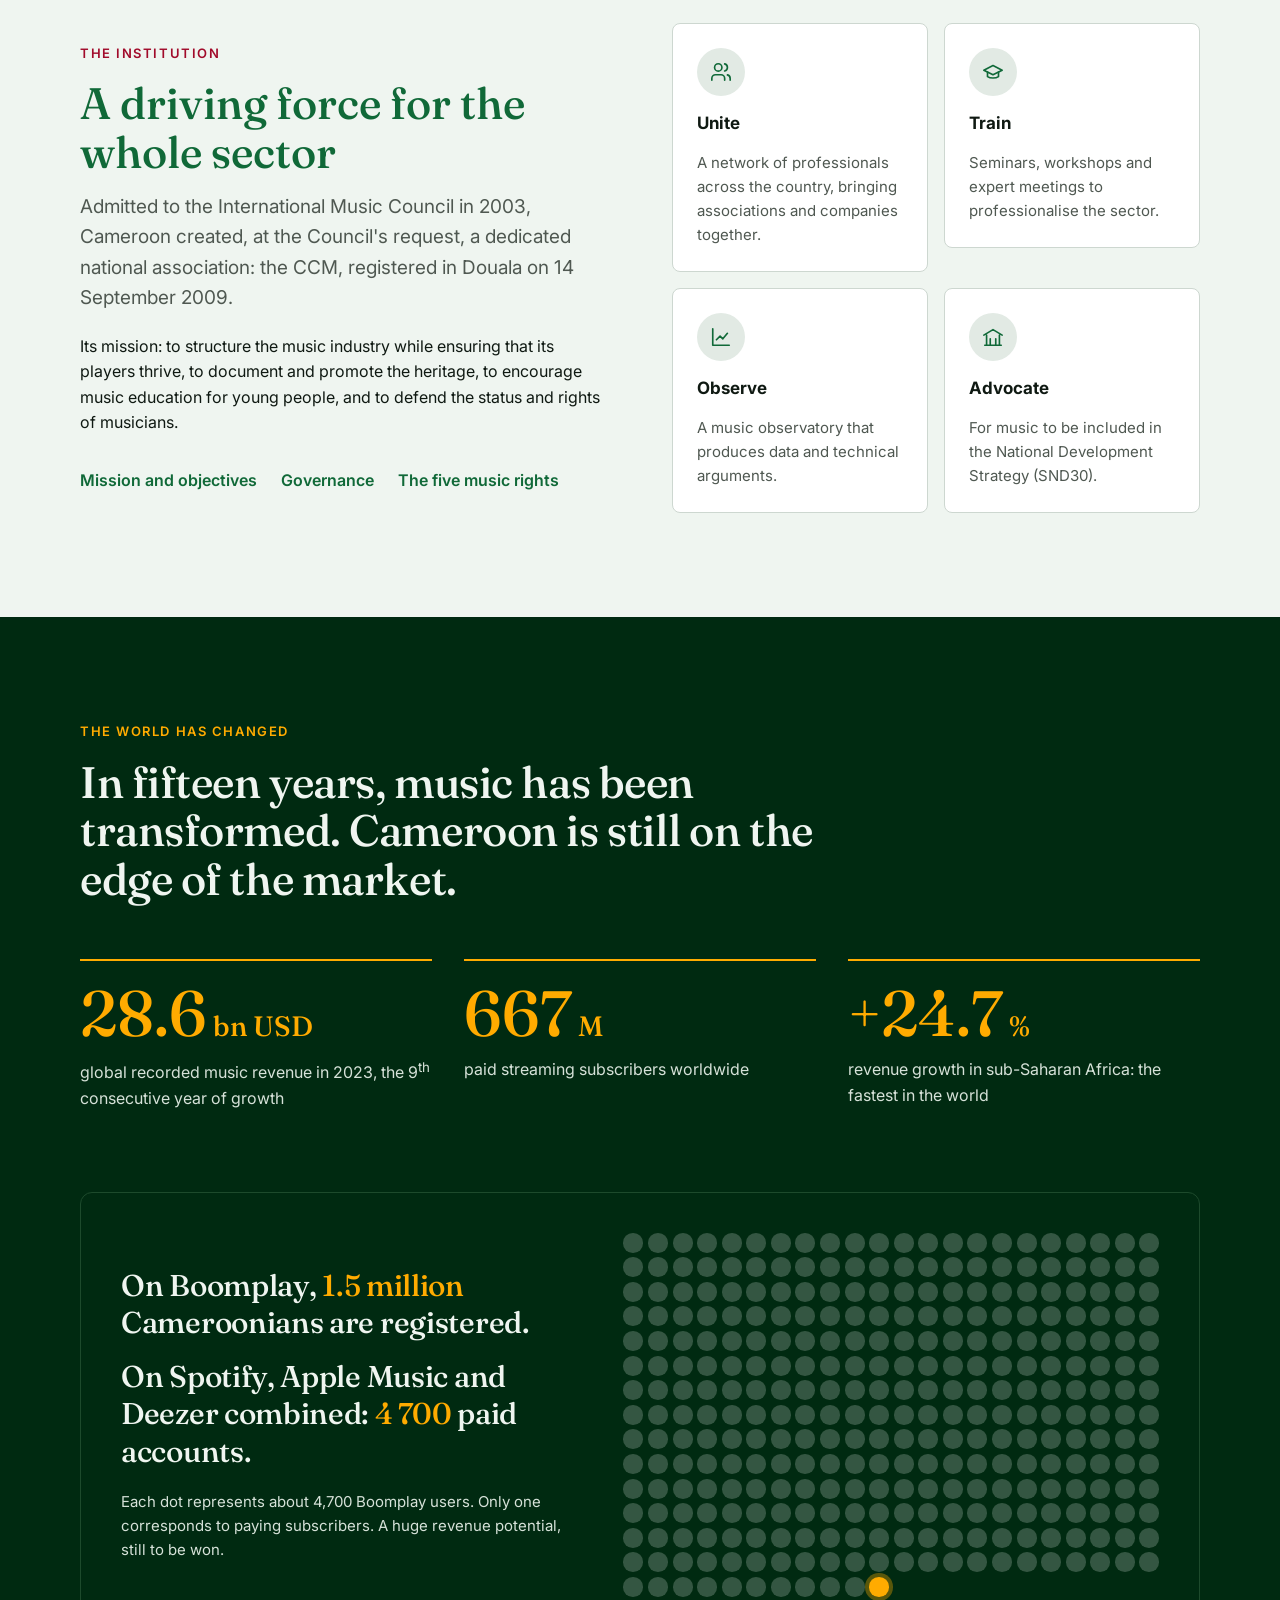
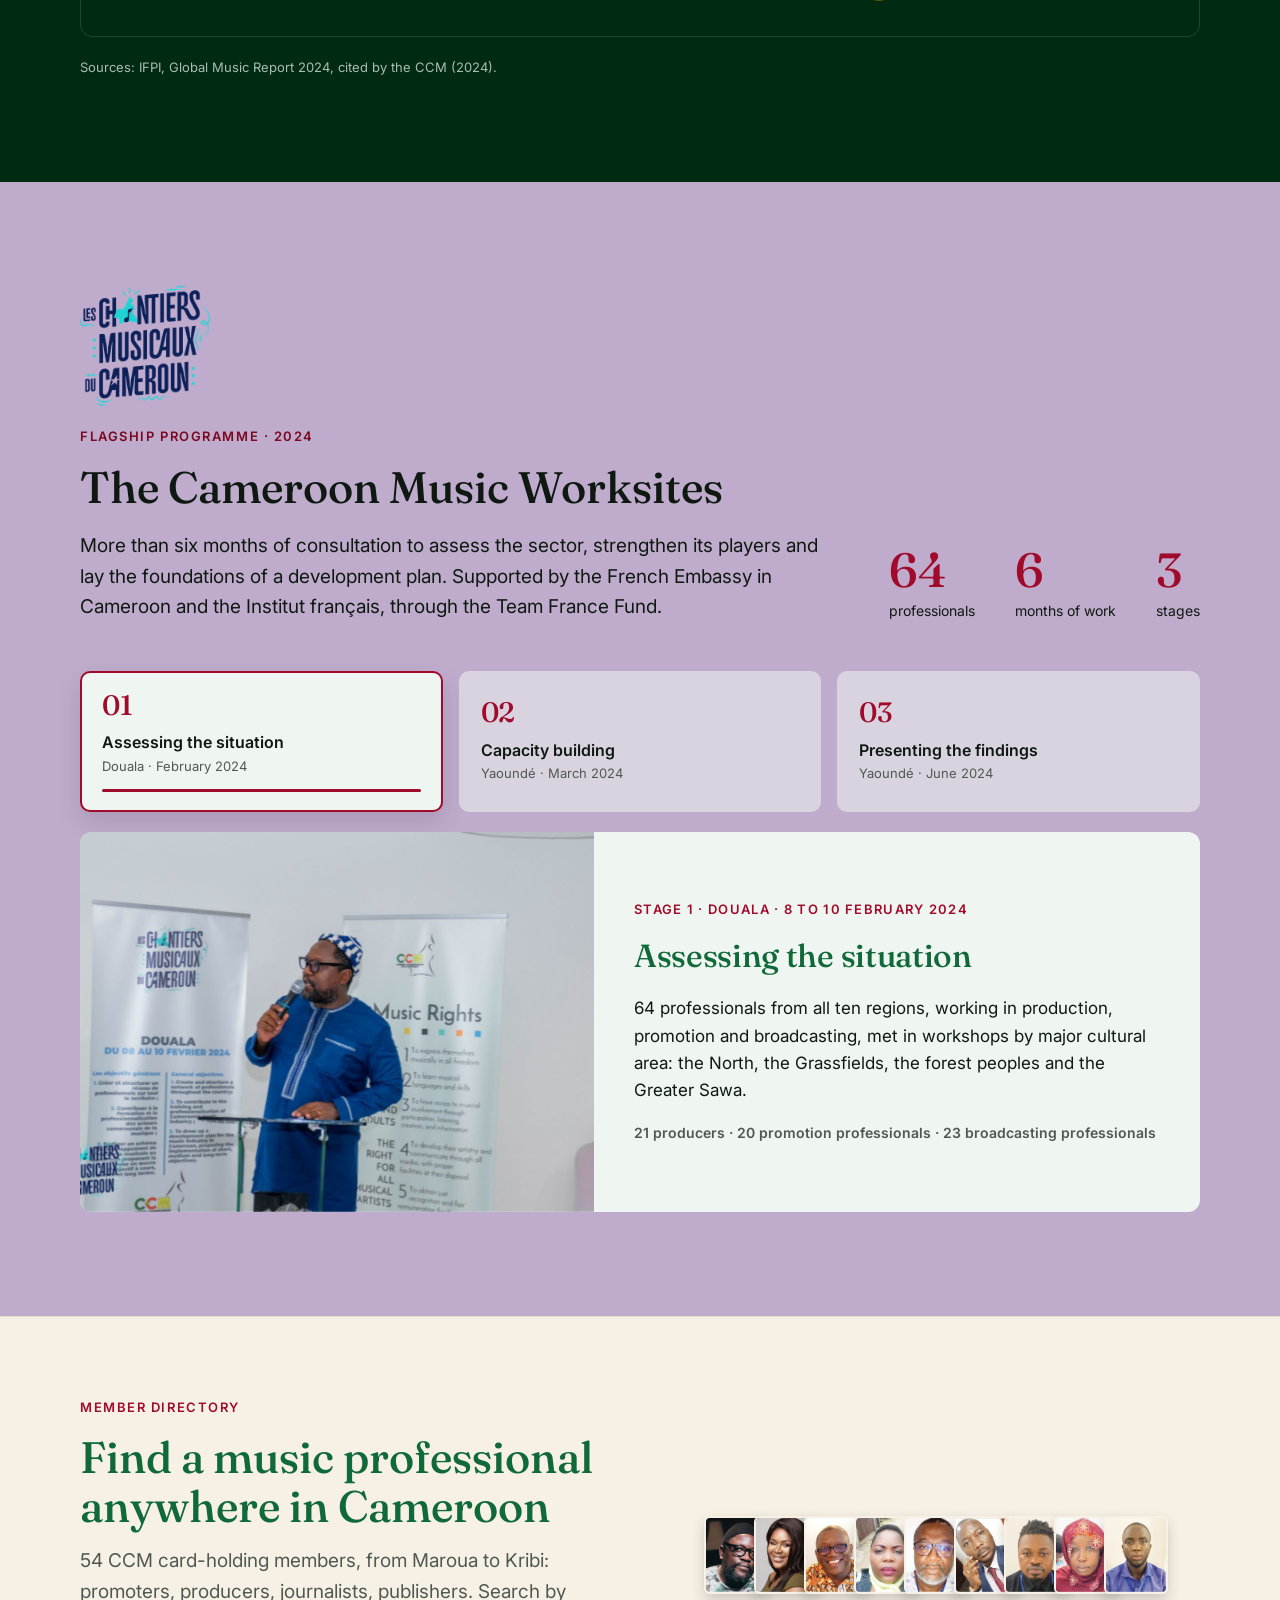
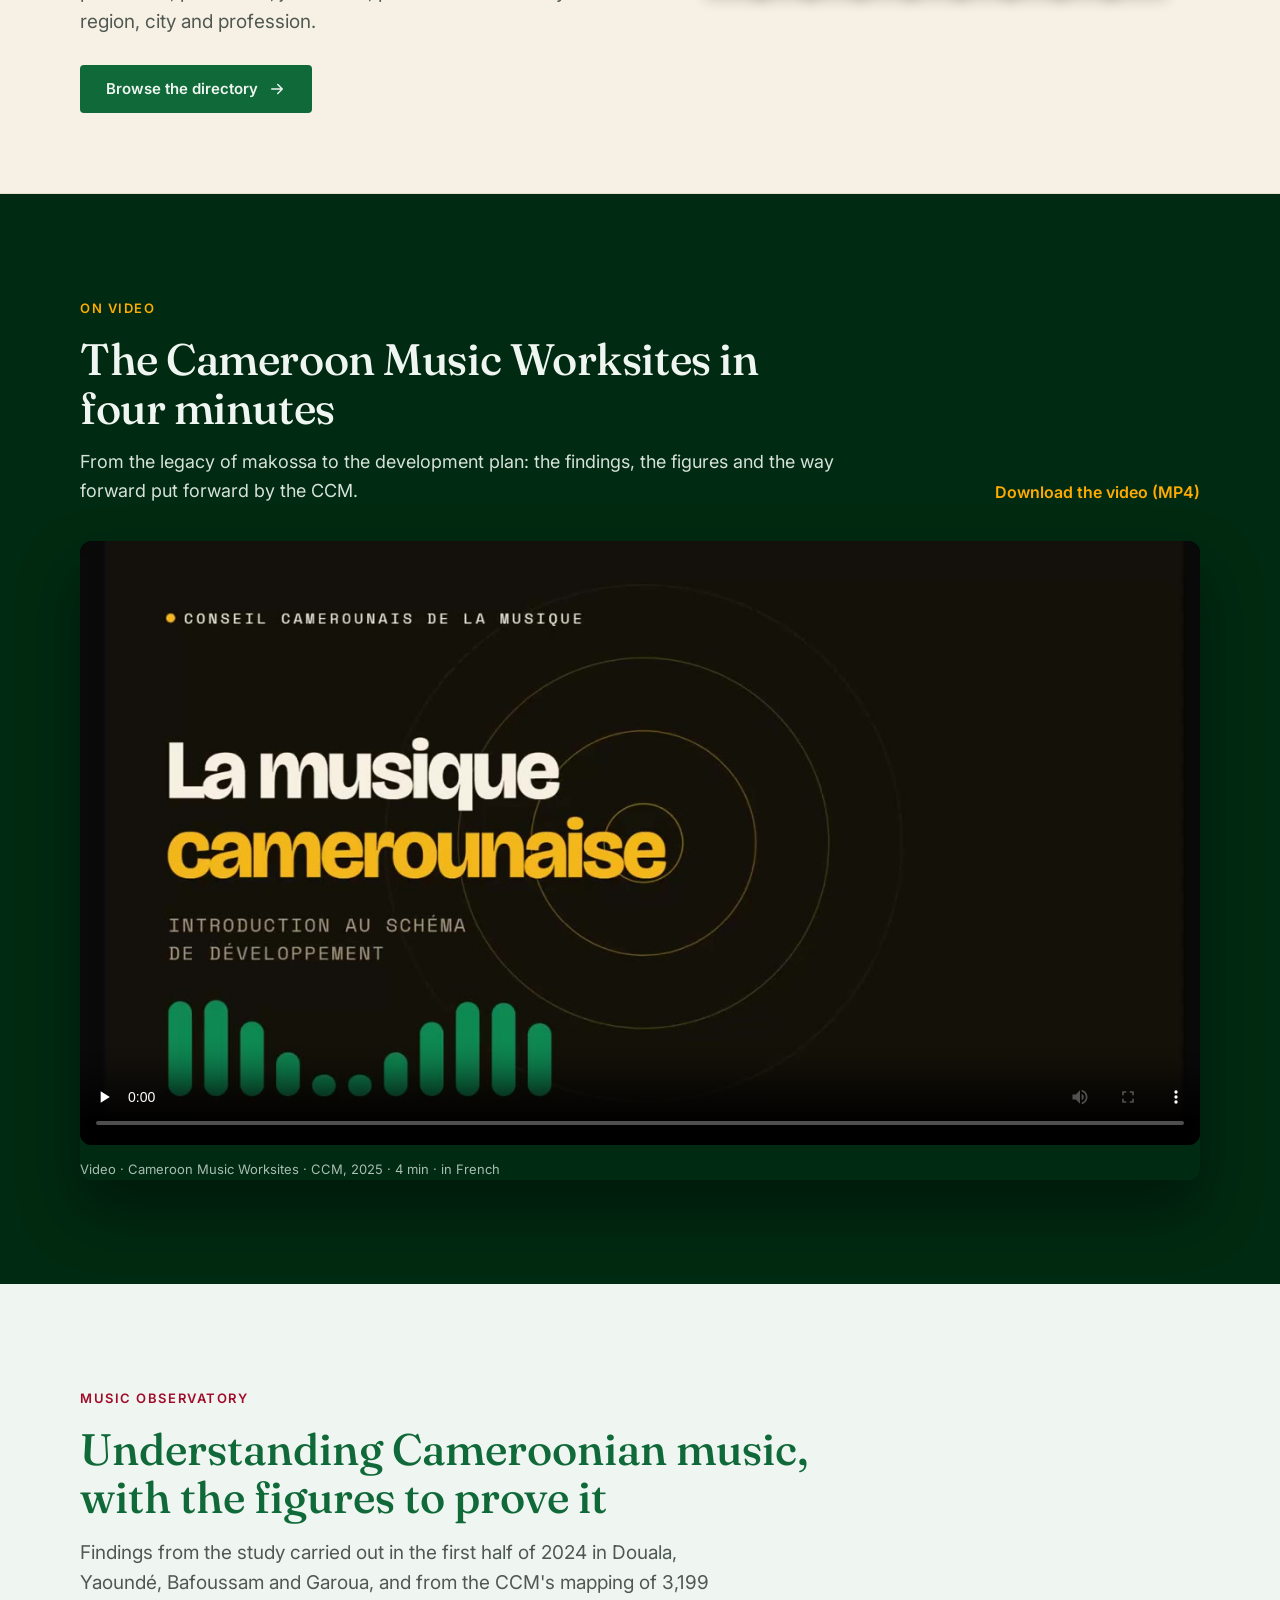
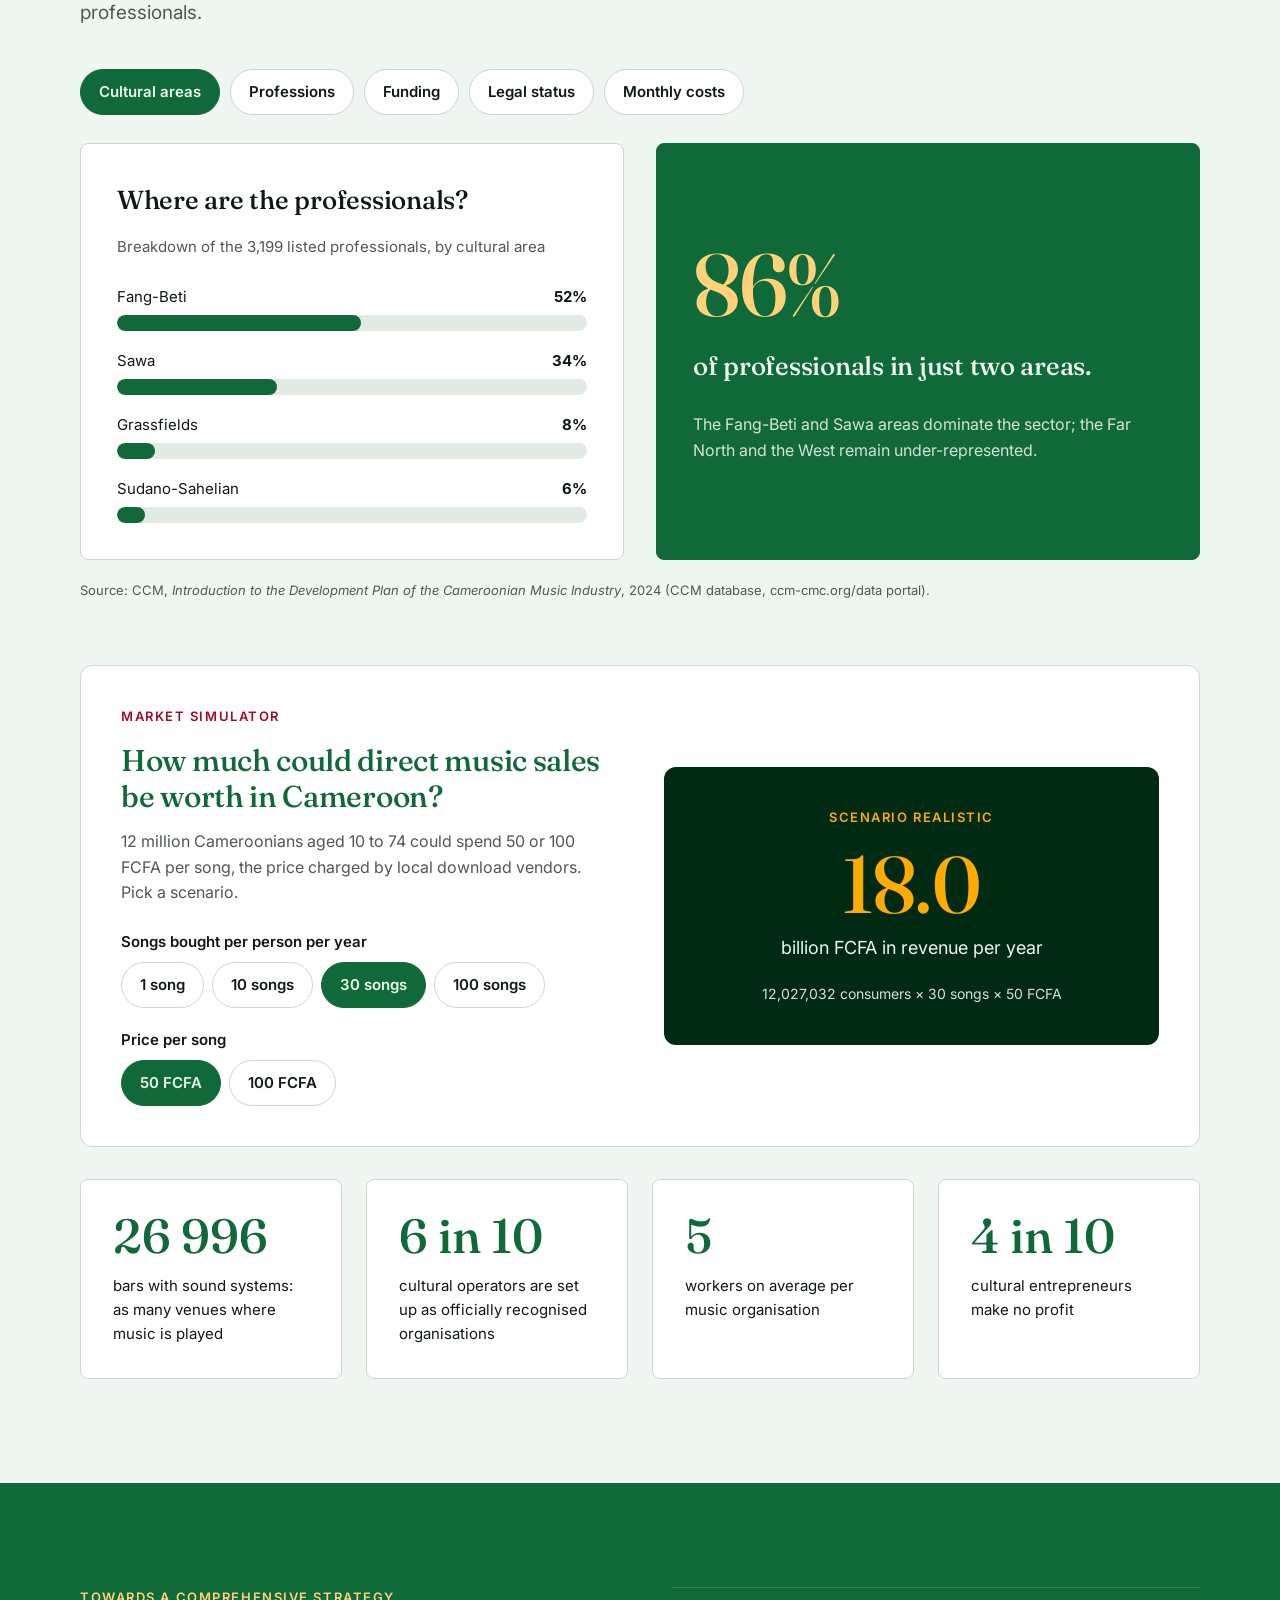
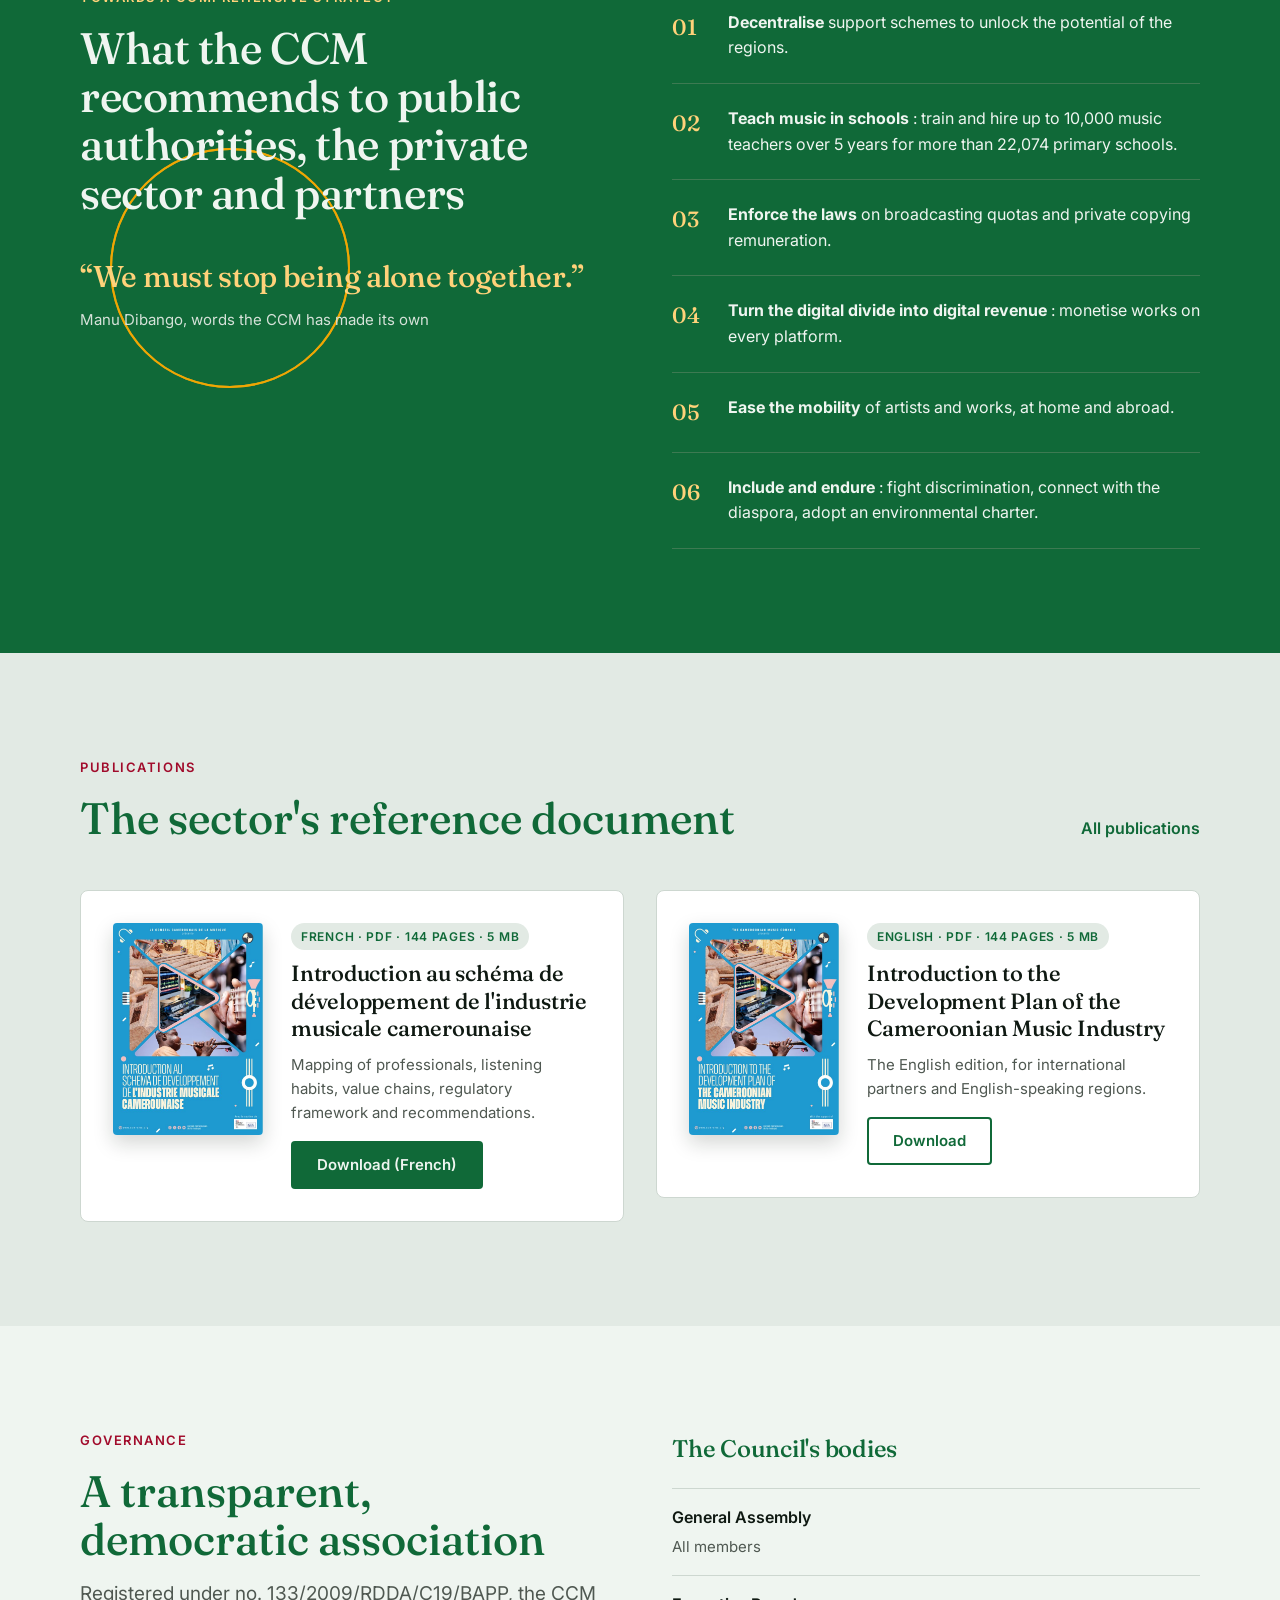
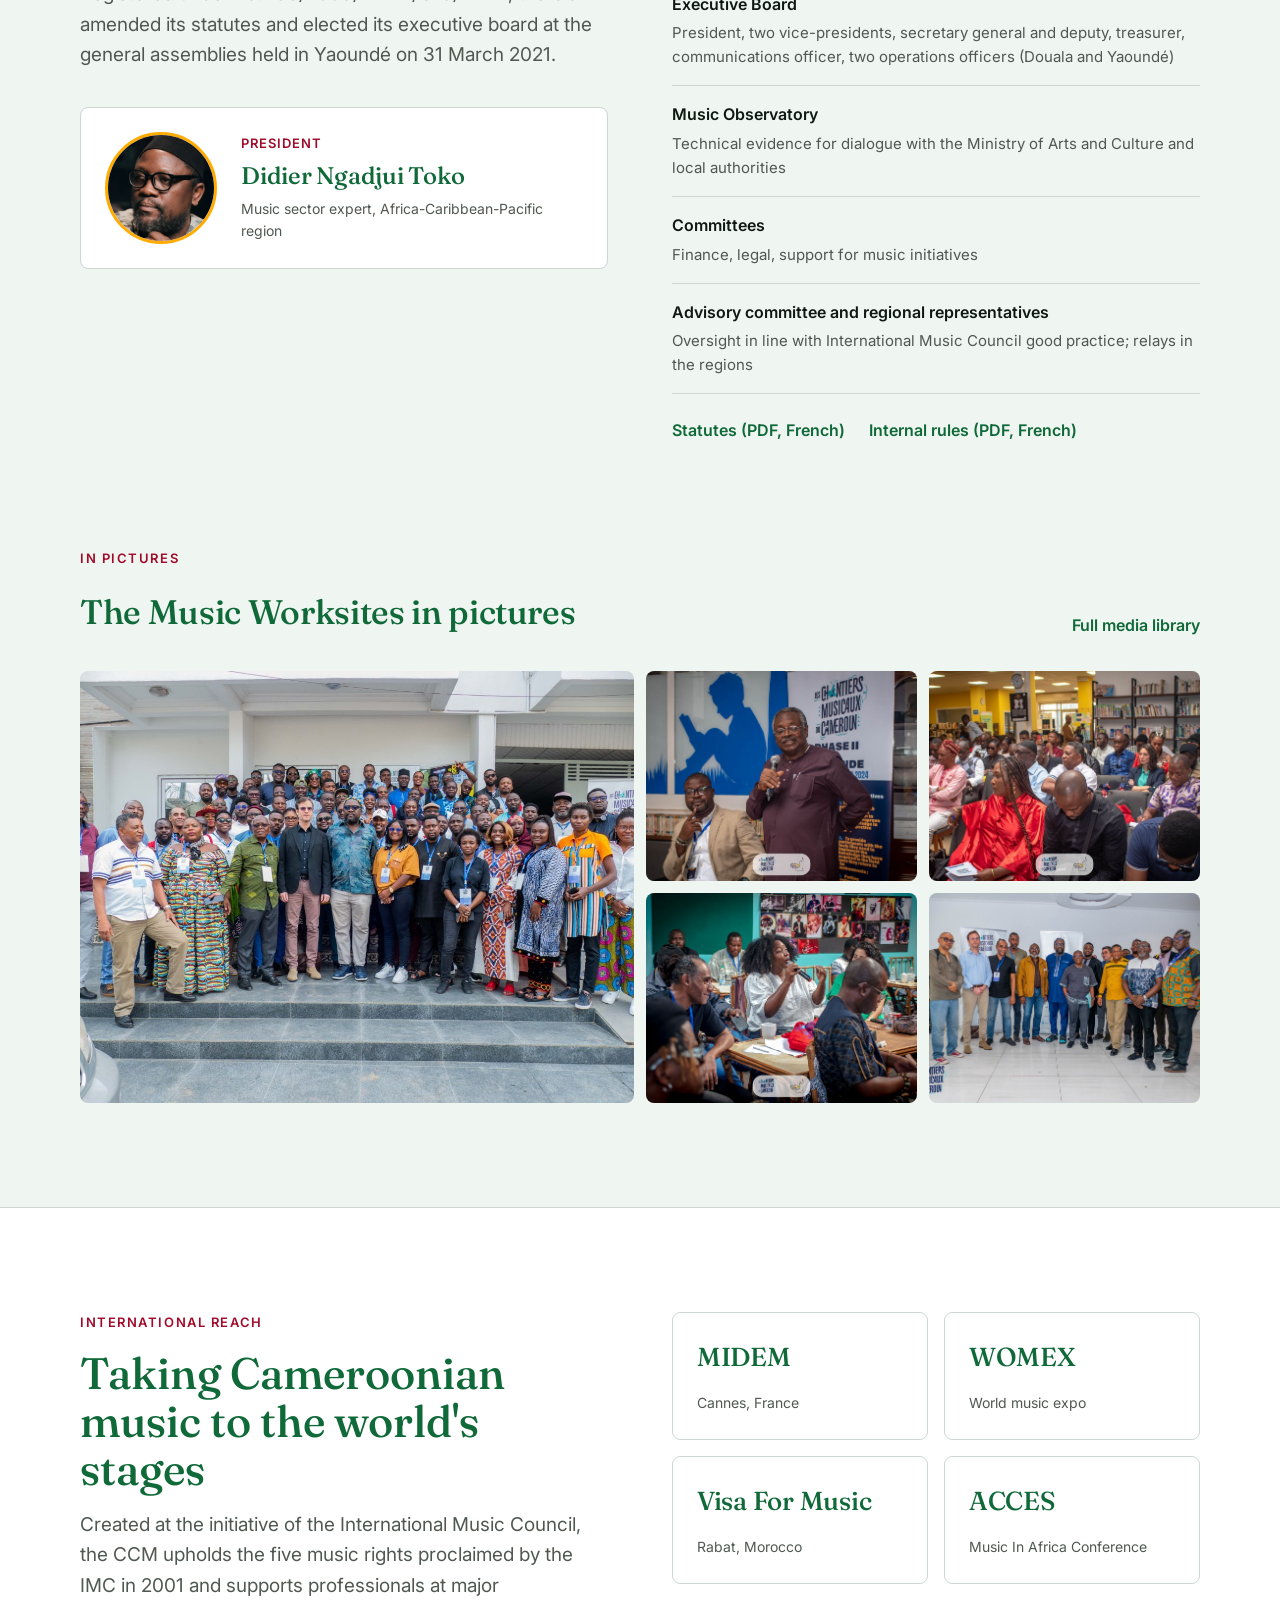
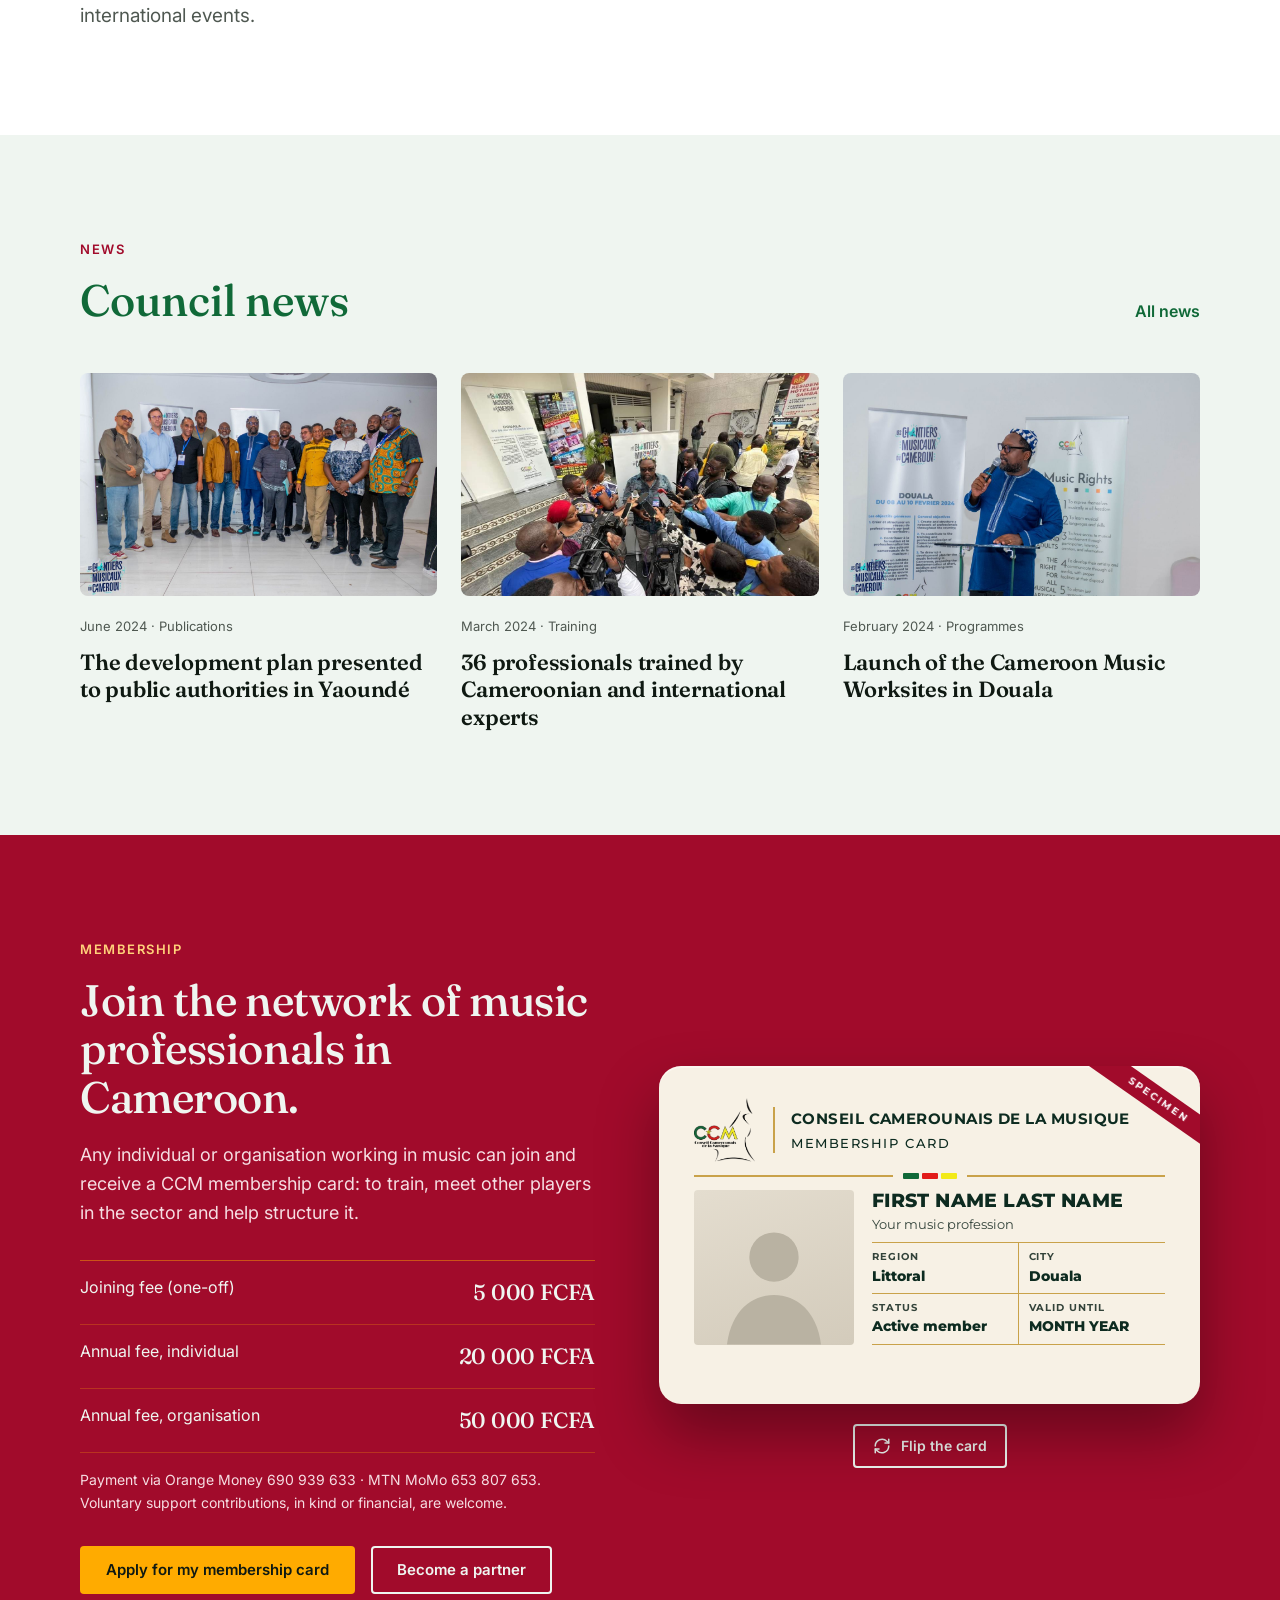
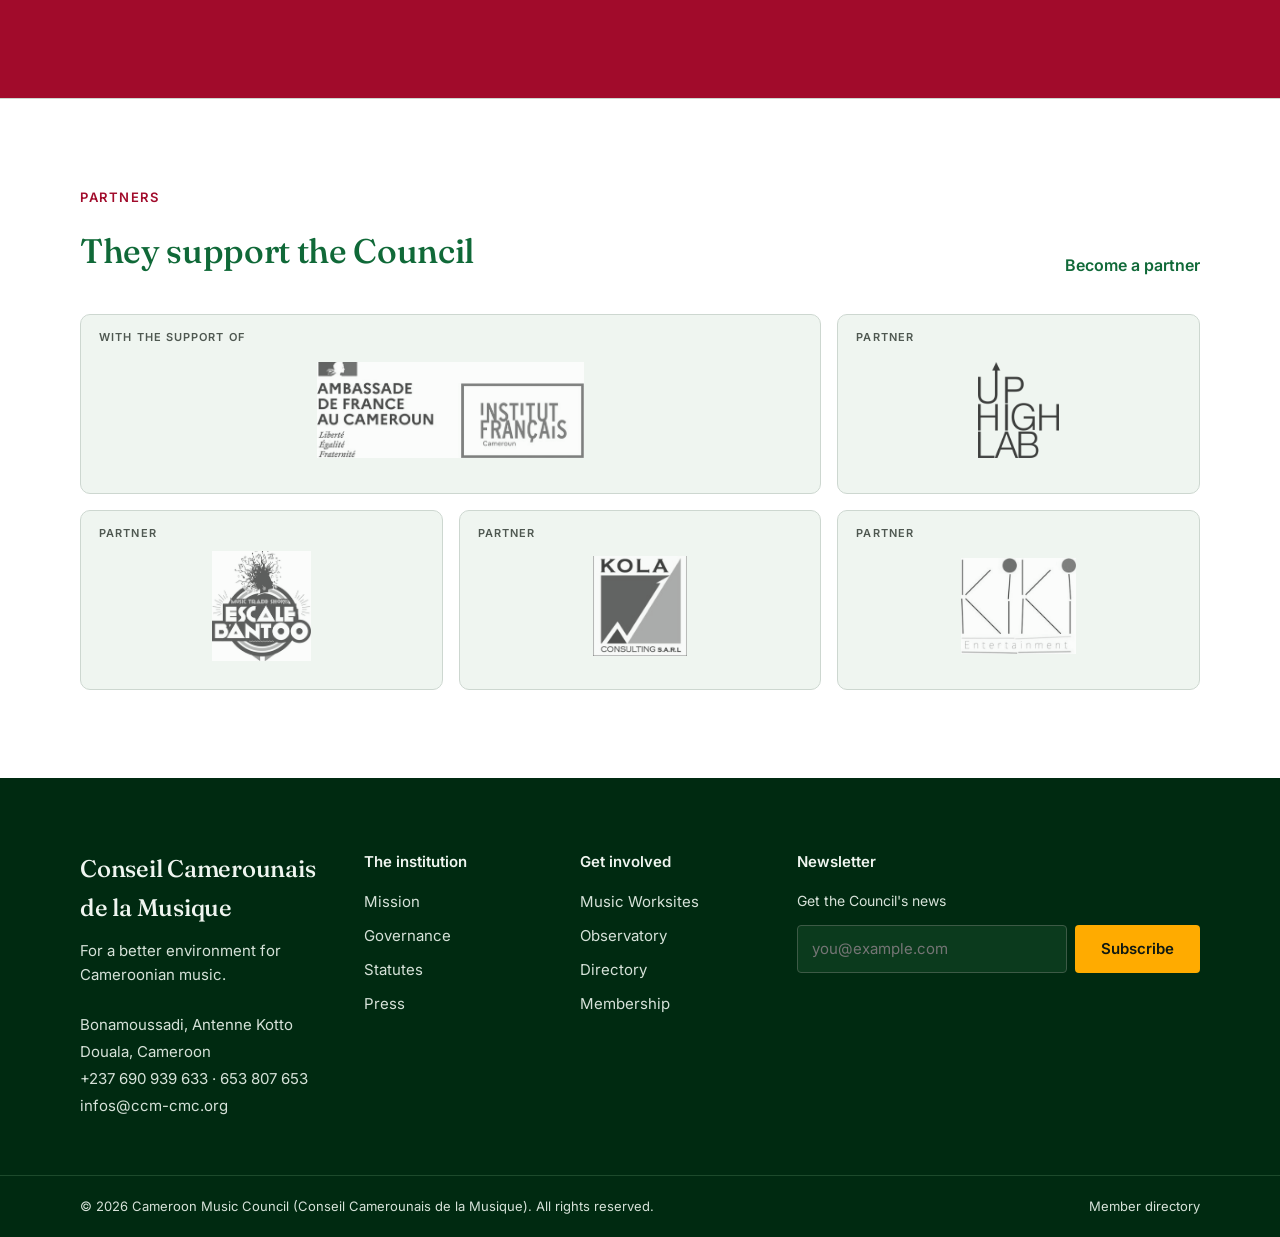
<file: en/index.html>
<!doctype html>
<html lang="en">
<head>
<meta charset="utf-8">
<meta name="viewport" content="width=device-width, initial-scale=1">
<title>Cameroon Music Council (CCM) — Structuring the Cameroonian music sector</title>
<meta name="description" content="The Cameroon Music Council brings together music professionals in Cameroon: Music Worksites, observatory, development plan for the music industry, membership.">
<meta property="og:title" content="Cameroon Music Council">
<meta property="og:description" content="Building a competitive, viable and profitable Cameroonian music industry.">
<meta property="og:image" content="https://manmbailikol.github.io/ccm-site/assets/partage-ccm.jpg">
<meta name="twitter:card" content="summary_large_image">
<meta property="og:type" content="website">
<meta property="og:locale" content="en_GB">
<link rel="alternate" hreflang="fr" href="https://manmbailikol.github.io/ccm-site/">
<link rel="alternate" hreflang="en" href="https://manmbailikol.github.io/ccm-site/en/">
<meta name="theme-color" content="#106938">
<link rel="icon" href="../assets/logo-ccm.webp" type="image/webp">

<link rel="preconnect" href="https://fonts.googleapis.com">
<link href="https://fonts.googleapis.com/css2?family=Fraunces:opsz,wght@9..144,400;9..144,500;9..144,600&amp;family=Inter:wght@400;500;600;700&amp;family=Montserrat:ital,wght@0,500;0,700;0,800;1,500&amp;display=swap" rel="stylesheet">
<link rel="stylesheet" href="../assets/css/site.css">
<script type="application/ld+json">{"@context": "https://schema.org", "@type": "Organization", "name": "Conseil Camerounais de la Musique", "alternateName": ["CCM", "Cameroon Music Council"], "url": "https://manmbailikol.github.io/ccm-site/", "logo": "https://manmbailikol.github.io/ccm-site/assets/logo-ccm.webp", "foundingDate": "2009-09-14", "foundingLocation": "Douala", "email": "infos@ccm-cmc.org", "telephone": "+237690939633", "address": {"@type": "PostalAddress", "streetAddress": "Bonamoussadi, Antenne Kotto", "addressLocality": "Douala", "addressCountry": "CM"}, "memberOf": {"@type": "Organization", "name": "Conseil international de la musique"}}</script>
<!-- STATS -->
</head>
<body>

<div class="ccm">

<!-- Barre utilitaire -->
<div style="background: var(--vert-nuit); color: #d6e2d9; font-size: 13px">
<div class="wrap" style="display: flex; justify-content: space-between; align-items: center; min-height: 40px; gap: 16px; flex-wrap: wrap">
<span>Non-profit, non-political association · Member of the International Music Council network</span>
<div style="display: flex; gap: 20px; align-items: center">
<a href="actualites/" style="color: #d6e2d9; text-decoration: none">Press room</a>
<a href="annuaire/" style="color: #d6e2d9; text-decoration: none">Directory of professionals</a>
<div role="group" aria-label="Language" style="display: flex; gap: 4px">
<a href="../" hreflang="fr" lang="fr" style="color: #d6e2d9; text-decoration: none; padding: 4px 6px">FR</a>
<a href="./" aria-current="true" style="color: var(--ambre); font-weight: 700; text-decoration: none; padding: 4px 6px">EN</a>
</div>
</div>
</div>
</div>

<!-- En-tête collant -->
<header style="position: sticky; top: 0; z-index: 20; background: rgba(239,245,240,.94); backdrop-filter: blur(8px); border-bottom: 1px solid var(--filet)">
<div class="wrap" style="display: flex; align-items: center; justify-content: space-between; min-height: 88px; gap: 32px">
<a href="#accueil" aria-label="Cameroon Music Council, home" style="display: flex; align-items: center">
<img src="../assets/logo-ccm.webp" alt="Cameroon Music Council logo" style="height: 64px; width: auto; display: block">
</a>
<nav class="nav" id="nav-principale" aria-label="Main navigation">
<a href="institution/">The institution</a>
<a href="chantiers/">Music Worksites</a>
<a href="observatoire/">Observatory</a>
<a href="annuaire/">Directory</a>
<a href="actualites/">News</a>
<a href="#contact">Contact</a>
</nav>
<div style="display: flex; gap: 12px; align-items: center">
<a class="btn btn-vert entete-cta" href="#adhesion">Become a member</a>
<button type="button" id="menu-btn" class="menu-btn" aria-expanded="false" aria-controls="nav-principale" aria-label="Open menu"><svg aria-hidden="true" width="24" height="24" viewBox="0 0 24 24" fill="none" stroke="currentColor" stroke-width="2" stroke-linecap="round"><path d="M4 7h16M4 12h16M4 17h16"></path></svg></button>
</div>
</div>
</header>

<main id="contenu">
<!-- Héros -->
<section id="accueil" style="background: var(--vert); color: var(--papier)">
<div class="hero-grille" style="display: grid; grid-template-columns: repeat(2, minmax(0, 1fr)); min-height: 660px">
<div style="display: flex; align-items: center; padding: 88px 56px 88px max(40px, calc((100vw - 1200px) / 2 + 40px))">
<div style="max-width: 600px">
<p class="entree" style="margin: 0 0 24px; font-size: 13px; font-weight: 600; letter-spacing: .12em; text-transform: uppercase; color: var(--ambre)">Founded in Douala in 2009</p>
<h1 class="serif hero-titre entree d1" style="margin: 0; font-size: 62px; line-height: 1.05; font-weight: 500">Building a competitive, viable and profitable Cameroonian music industry.</h1>
<p class="entree d2" style="margin: 28px 0 0; font-size: 19px; line-height: 1.55; color: #d6e2d9">The Cameroon Music Council brings together musicians, producers, broadcasters, promoters and researchers, and carries their voice to national and international institutions.</p>
<div class="entree d3" style="display: flex; gap: 16px; margin-top: 40px; flex-wrap: wrap">
<a class="btn btn-ambre" href="#ressources">Read the development plan
<svg aria-hidden="true" width="18" height="18" viewBox="0 0 24 24" fill="none" stroke="currentColor" stroke-width="2" stroke-linecap="round" stroke-linejoin="round"><path d="M5 12h14M13 6l6 6-6 6"></path></svg>
</a>
<a class="btn btn-ligne" href="#programmes">The Music Worksites</a>
</div>
<div class="eq entree d4" aria-hidden="true" style="margin-top: 48px">
<span></span><span></span><span></span><span></span><span></span><span></span><span></span><span></span><span></span><span></span><span></span><span></span><span></span><span></span>
</div>
</div>
</div>
<div style="position: relative; min-height: 420px">
<div class="diapo">
<img src="../assets/groupe-chantiers.jpg" alt="Group photo of the professionals gathered at the Cameroon Music Worksites">
<img src="../assets/salle-pleniere.jpg" alt="" aria-hidden="true">
<img src="../assets/yaounde-panel.jpg" alt="" aria-hidden="true">
</div>
<p style="position: absolute; left: 24px; bottom: 24px; margin: 0; background: rgba(0,42,17,.85); color: var(--papier); font-size: 13px; padding: 8px 12px; border-radius: 4px">The Cameroon Music Worksites, Douala and Yaoundé, 2024</p>
</div>
</div>
</section>

<!-- Bandeau chiffres animés -->
<section aria-label="Key figures" style="background: var(--vert-nuit); color: var(--papier)">
<div class="wrap bandeau" style="display: grid; grid-template-columns: repeat(4, minmax(0, 1fr)); gap: 32px; padding-top: 52px; padding-bottom: 52px">
<div><p class="chiffre"><span data-compte="3199" data-dec="0">3,199</span></p><p style="margin: 10px 0 0; color: #d6e2d9; font-size: 15px">music professionals listed in the CCM database</p></div>
<div><p class="chiffre"><span data-compte="204" data-dec="0">204</span></p><p style="margin: 10px 0 0; color: #d6e2d9; font-size: 15px">rhythms from the heritage of the four cultural areas</p></div>
<div><p class="chiffre"><span data-compte="10" data-dec="0">10</span></p><p style="margin: 10px 0 0; color: #d6e2d9; font-size: 15px">regions represented at the Music Worksites</p></div>
<div><p class="chiffre"><span data-compte="12" data-dec="0">12</span></p><p style="margin: 10px 0 0; color: #d6e2d9; font-size: 15px">international experts who came to share their experience</p></div>
</div>
</section>

<!-- Défilé des rythmes -->
<section aria-label="Rhythms of Cameroon" style="background: var(--bordeaux); color: var(--papier); padding: 28px 0; display: flex; flex-direction: column; gap: 10px">
<div class="defile" aria-hidden="true">
<div class="defile-piste serif" style="font-size: 44px; color: var(--ambre)">
<span>Makossa</span><span>•</span><span>Bikutsi</span><span>•</span><span>Bend-skin</span><span>•</span><span>Assiko</span><span>•</span><span>Mangambeu</span><span>•</span><span>Ganjal</span><span>•</span><span>Mbolé</span><span>•</span>
<span>Makossa</span><span>•</span><span>Bikutsi</span><span>•</span><span>Bend-skin</span><span>•</span><span>Assiko</span><span>•</span><span>Mangambeu</span><span>•</span><span>Ganjal</span><span>•</span><span>Mbolé</span><span>•</span>
</div>
</div>
<div class="defile defile-lent" aria-hidden="true">
<div class="defile-piste serif" style="font-size: 30px; color: #f6dde2">
<span>Bolobo</span><span>•</span><span>Essewe</span><span>•</span><span>Ambassi bey</span><span>•</span><span>Mendjang</span><span>•</span><span>Afro-pop</span><span>•</span><span>Urban music</span><span>•</span>
<span>Bolobo</span><span>•</span><span>Essewe</span><span>•</span><span>Ambassi bey</span><span>•</span><span>Mendjang</span><span>•</span><span>Afro-pop</span><span>•</span><span>Urban music</span><span>•</span>
</div>
</div>
<p class="wrap" style="margin: 6px auto 0; width: 100%; font-size: 14px; color: #f6dde2">204 rhythms identified in the heritage of the Fang-Beti, Sawa, Grassfields and Sudano-Sahelian areas.</p>
</section>

<!-- L'institution -->
<section id="institution" class="section">
<div class="wrap grid2" style="align-items: center">
<div class="rv">
<p class="eyebrow">The institution</p>
<h2 class="h2">A driving force for the whole sector</h2>
<p class="lead">Admitted to the International Music Council in 2003, Cameroon created, at the Council's request, a dedicated national association: the CCM, registered in Douala on 14 September 2009.</p>
<p style="margin: 20px 0 0; font-size: 16px; max-width: 560px">Its mission: to structure the music industry while ensuring that its players thrive, to document and promote the heritage, to encourage music education for young people, and to defend the status and rights of musicians.</p>
<div style="display: flex; gap: 24px; margin-top: 32px; flex-wrap: wrap">
<a class="lien" href="institution/#mission">Mission and objectives</a>
<a class="lien" href="#gouvernance">Governance</a>
<a class="lien" href="institution/#droits">The five music rights</a>
</div>
</div>
<div class="grid2 rv" style="gap: 16px">
<article class="carte" style="padding: 24px">
<div class="icone"><svg aria-hidden="true" width="22" height="22" viewBox="0 0 24 24" fill="none" stroke="currentColor" stroke-width="1.8" stroke-linecap="round" stroke-linejoin="round"><path d="M16 21v-2a4 4 0 0 0-4-4H6a4 4 0 0 0-4 4v2"></path><circle cx="9" cy="7" r="4"></circle><path d="M22 21v-2a4 4 0 0 0-3-3.87M16 3.13a4 4 0 0 1 0 7.75"></path></svg></div>
<h3 style="margin: 0; font-size: 17px">Unite</h3>
<p style="margin: 0; font-size: 15px; color: var(--gris)">A network of professionals across the country, bringing associations and companies together.</p>
</article>
<article class="carte" style="padding: 24px">
<div class="icone"><svg aria-hidden="true" width="22" height="22" viewBox="0 0 24 24" fill="none" stroke="currentColor" stroke-width="1.8" stroke-linecap="round" stroke-linejoin="round"><path d="M22 10 12 5 2 10l10 5 10-5z"></path><path d="M6 12v5c3 2 9 2 12 0v-5"></path></svg></div>
<h3 style="margin: 0; font-size: 17px">Train</h3>
<p style="margin: 0; font-size: 15px; color: var(--gris)">Seminars, workshops and expert meetings to professionalise the sector.</p>
</article>
<article class="carte" style="padding: 24px">
<div class="icone"><svg aria-hidden="true" width="22" height="22" viewBox="0 0 24 24" fill="none" stroke="currentColor" stroke-width="1.8" stroke-linecap="round" stroke-linejoin="round"><path d="M3 3v18h18"></path><path d="M7 15l4-4 3 3 5-6"></path></svg></div>
<h3 style="margin: 0; font-size: 17px">Observe</h3>
<p style="margin: 0; font-size: 15px; color: var(--gris)">A music observatory that produces data and technical arguments.</p>
</article>
<article class="carte" style="padding: 24px">
<div class="icone"><svg aria-hidden="true" width="22" height="22" viewBox="0 0 24 24" fill="none" stroke="currentColor" stroke-width="1.8" stroke-linecap="round" stroke-linejoin="round"><path d="M3 21h18M5 21V10M19 21V10M9 21v-7M15 21v-7M2 10l10-6 10 6"></path></svg></div>
<h3 style="margin: 0; font-size: 17px">Advocate</h3>
<p style="margin: 0; font-size: 15px; color: var(--gris)">For music to be included in the National Development Strategy (SND30).</p>
</article>
</div>
</div>
</section>

<!-- Le monde a changé -->
<section aria-labelledby="monde-titre" style="background: var(--vert-nuit); color: var(--papier); padding: 104px 0">
<div class="wrap">
<p class="rv" style="margin: 0 0 16px; font-size: 13px; font-weight: 600; letter-spacing: .12em; text-transform: uppercase; color: var(--ambre)">The world has changed</p>
<h2 id="monde-titre" class="serif rv" style="margin: 0; font-size: 44px; line-height: 1.1; max-width: 760px">In fifteen years, music has been transformed. Cameroon is still on the edge of the market.</h2>
<div class="monde-grille" style="display: grid; grid-template-columns: repeat(3, minmax(0, 1fr)); gap: 32px; margin-top: 56px">
<div class="rv" style="border-top: 2px solid var(--ambre); padding-top: 20px"><p class="chiffre" style="font-size: 64px"><span data-compte="28.6" data-dec="1">28.6</span><span style="font-size: 28px"> bn USD</span></p><p style="margin: 12px 0 0; color: #d6e2d9">global recorded music revenue in 2023, the 9<sup>th</sup> consecutive year of growth</p></div>
<div class="rv" style="border-top: 2px solid var(--ambre); padding-top: 20px"><p class="chiffre" style="font-size: 64px"><span data-compte="667" data-dec="0">667</span><span style="font-size: 28px"> M</span></p><p style="margin: 12px 0 0; color: #d6e2d9">paid streaming subscribers worldwide</p></div>
<div class="rv" style="border-top: 2px solid var(--ambre); padding-top: 20px"><p class="chiffre" style="font-size: 64px">+<span data-compte="24.7" data-dec="1">24.7</span><span style="font-size: 28px"> %</span></p><p style="margin: 12px 0 0; color: #d6e2d9">revenue growth in sub-Saharan Africa: the fastest in the world</p></div>
</div>

<div class="monde-grille rv" style="display: grid; grid-template-columns: minmax(0, 1fr) minmax(0, 1.2fr); gap: 56px; align-items: center; margin-top: 80px; padding: 40px; border: 1px solid #1d4a2c; border-radius: 12px">
<div>
<p class="serif" style="margin: 0; font-size: 30px; line-height: 1.25">On Boomplay, <span style="color: var(--ambre)">1.5 million</span> Cameroonians are registered.</p>
<p class="serif" style="margin: 16px 0 0; font-size: 30px; line-height: 1.25">On Spotify, Apple Music and Deezer combined: <span style="color: var(--ambre)">4 700</span> paid accounts.</p>
<p style="margin: 20px 0 0; color: #d6e2d9; font-size: 15px">Each dot represents about 4,700 Boomplay users. Only one corresponds to paying subscribers. A huge revenue potential, still to be won.</p>
</div>
<div class="points" id="points" role="img" aria-label="319 dots, only one highlighted, comparing 1.5 million registered users with 4,700 paid accounts">

</div>
</div>
<p class="source" style="margin-top: 20px; color: #a9bdb0">Sources: IFPI, Global Music Report 2024, cited by the CCM (2024).</p>
</div>
</section>

<!-- Chantiers musicaux : étapes interactives -->
<section id="programmes" class="section" style="background: var(--lilas)">
<div class="wrap">
<div class="rv" style="display: flex; justify-content: space-between; align-items: end; gap: 32px; flex-wrap: wrap">
<div style="max-width: 760px">
<img src="../assets/chantiers.png" alt="Cameroon Music Worksites logo" style="display: block; height: 120px; width: auto; margin: 0 0 20px">
<p class="eyebrow">Flagship programme · 2024</p>
<h2 class="h2" style="color: var(--encre)">The Cameroon Music Worksites</h2>
<p style="font-size: 19px; margin: 20px 0 0">More than six months of consultation to assess the sector, strengthen its players and lay the foundations of a development plan. Supported by the French Embassy in Cameroon and the Institut français, through the Team France Fund.</p>
</div>
<div style="display: flex; gap: 40px">
<div><p class="serif" style="margin: 0; font-size: 48px; line-height: 1; color: var(--bordeaux)"><span data-compte="64" data-dec="0">64</span></p><p style="margin: 6px 0 0; font-size: 14px">professionals</p></div>
<div><p class="serif" style="margin: 0; font-size: 48px; line-height: 1; color: var(--bordeaux)"><span data-compte="6" data-dec="0">6</span></p><p style="margin: 6px 0 0; font-size: 14px">months of work</p></div>
<div><p class="serif" style="margin: 0; font-size: 48px; line-height: 1; color: var(--bordeaux)"><span data-compte="3" data-dec="0">3</span></p><p style="margin: 6px 0 0; font-size: 14px">stages</p></div>
</div>
</div>

<div role="tablist" aria-label="Stages of the Music Worksites" id="etapes-onglets" style="display: grid; grid-template-columns: repeat(3, minmax(0, 1fr)); gap: 16px; margin-top: 48px">

</div>

<article class="phase-ligne" style="display: grid; grid-template-columns: minmax(0, 1fr) minmax(0, 1.1fr); gap: 40px; align-items: stretch; background: var(--papier); border-radius: 12px; overflow: hidden; margin-top: 20px; min-height: 380px">
<div style="position: relative; min-height: 300px; overflow: hidden">
<img id="etape-photo" class="etape-photo" src="../assets/douala-phase1.jpg" alt="Speech during the first stage in Douala" style="position: absolute; inset: 0; width: 100%; height: 100%; object-fit: cover">
</div>
<div id="etape-texte-bloc" class="etape-photo" style="padding: 40px 40px 40px 0; display: flex; flex-direction: column; justify-content: center">
<p id="etape-date" style="margin: 0; font-size: 13px; font-weight: 600; letter-spacing: .1em; text-transform: uppercase; color: var(--bordeaux)"></p>
<h3 id="etape-titre" class="serif" style="margin: 10px 0 14px; font-size: 32px; color: var(--vert)"></h3>
<p id="etape-texte" style="margin: 0; font-size: 17px"></p>
<p id="etape-chiffres" style="margin: 18px 0 0; font-size: 14px; font-weight: 600; color: var(--gris)"></p>
</div>
</article>
</div>
</section>

<!-- Annuaire -->
<section id="annuaire-accueil" aria-labelledby="annuaire-titre" style="background: #f7f1e5; border-top: 1px solid #e8dfcc; border-bottom: 1px solid #e8dfcc; padding: 80px 0">
<div class="wrap grid2" style="align-items: center">
<div class="rv">
<p class="eyebrow">Member directory</p>
<h2 id="annuaire-titre" class="h2">Find a music professional anywhere in Cameroon</h2>
<p class="lead">54 CCM card-holding members, from Maroua to Kribi: promoters, producers, journalists, publishers. Search by region, city and profession.</p>
<a class="btn btn-vert" href="annuaire/" style="margin-top: 28px">Browse the directory<svg aria-hidden="true" width="18" height="18" viewBox="0 0 24 24" fill="none" stroke="currentColor" stroke-width="2" stroke-linecap="round" stroke-linejoin="round"><path d="M5 12h14M13 6l6 6-6 6"></path></svg></a>
</div>
<div class="rv" aria-hidden="true" style="display: flex; flex-wrap: wrap; padding-left: 14px; justify-content: center"><img src="../assets/membres/ngadjui-toko-dieudonne.jpg" alt="" loading="lazy" width="64" height="78" style="width: 64px; height: 78px; object-fit: cover; border-radius: 6px; border: 2px solid #f7f1e5; margin-left: -14px; box-shadow: 0 6px 14px rgba(0,0,0,.18)"><img src="../assets/membres/ndumbe-eva-robertyne-sobil.jpg" alt="" loading="lazy" width="64" height="78" style="width: 64px; height: 78px; object-fit: cover; border-radius: 6px; border: 2px solid #f7f1e5; margin-left: -14px; box-shadow: 0 6px 14px rgba(0,0,0,.18)"><img src="../assets/membres/elame-moukoko-christian-thomas.jpg" alt="" loading="lazy" width="64" height="78" style="width: 64px; height: 78px; object-fit: cover; border-radius: 6px; border: 2px solid #f7f1e5; margin-left: -14px; box-shadow: 0 6px 14px rgba(0,0,0,.18)"><img src="../assets/membres/leuwe-ngueyep-carole.jpg" alt="" loading="lazy" width="64" height="78" style="width: 64px; height: 78px; object-fit: cover; border-radius: 6px; border: 2px solid #f7f1e5; margin-left: -14px; box-shadow: 0 6px 14px rgba(0,0,0,.18)"><img src="../assets/membres/essack-philippe.jpg" alt="" loading="lazy" width="64" height="78" style="width: 64px; height: 78px; object-fit: cover; border-radius: 6px; border: 2px solid #f7f1e5; margin-left: -14px; box-shadow: 0 6px 14px rgba(0,0,0,.18)"><img src="../assets/membres/mai-ngidjol-salomon-olivier.jpg" alt="" loading="lazy" width="64" height="78" style="width: 64px; height: 78px; object-fit: cover; border-radius: 6px; border: 2px solid #f7f1e5; margin-left: -14px; box-shadow: 0 6px 14px rgba(0,0,0,.18)"><img src="../assets/membres/kenmegni-alphonse-joel.jpg" alt="" loading="lazy" width="64" height="78" style="width: 64px; height: 78px; object-fit: cover; border-radius: 6px; border: 2px solid #f7f1e5; margin-left: -14px; box-shadow: 0 6px 14px rgba(0,0,0,.18)"><img src="../assets/membres/amina-djibrilla.jpg" alt="" loading="lazy" width="64" height="78" style="width: 64px; height: 78px; object-fit: cover; border-radius: 6px; border: 2px solid #f7f1e5; margin-left: -14px; box-shadow: 0 6px 14px rgba(0,0,0,.18)"><img src="../assets/membres/asem-ashu-joel.jpg" alt="" loading="lazy" width="64" height="78" style="width: 64px; height: 78px; object-fit: cover; border-radius: 6px; border: 2px solid #f7f1e5; margin-left: -14px; box-shadow: 0 6px 14px rgba(0,0,0,.18)"></div>
</div>
</section>

<!-- Vidéo -->
<section id="video" aria-labelledby="video-titre" style="background: var(--vert-nuit); color: var(--papier); padding: 104px 0">
<div class="wrap">
<div class="rv" style="display: flex; justify-content: space-between; align-items: end; gap: 24px; flex-wrap: wrap; margin-bottom: 36px">
<div style="max-width: 760px">
<p style="margin: 0 0 16px; font-size: 13px; font-weight: 600; letter-spacing: .12em; text-transform: uppercase; color: var(--ambre)">On video</p>
<h2 id="video-titre" class="serif" style="margin: 0; font-size: 44px; line-height: 1.1">The Cameroon Music Worksites in four minutes</h2>
<p style="margin: 16px 0 0; font-size: 18px; color: #d6e2d9">From the legacy of makossa to the development plan: the findings, the figures and the way forward put forward by the CCM.</p>
</div>
<a class="lien" href="../media/chantiers-ccm-2025.mp4" download style="color: var(--ambre)">Download the video (MP4)</a>
</div>
<figure class="rv video-cadre" style="margin: 0">
<video controls preload="none" playsinline poster="../assets/video-chantiers-poster.jpg" style="display: block; width: 100%; aspect-ratio: 1280 / 690; background: #000; border-radius: 12px">
<source src="../media/chantiers-ccm-2025.mp4" type="video/mp4">
Your browser cannot play this video.
</video>
<figcaption style="margin-top: 14px; font-size: 13px; color: #a9bdb0">Video · Cameroon Music Worksites · CCM, 2025 · 4 min · in French</figcaption>
</figure>
</div>
</section>

<!-- Observatoire interactif -->
<section id="observatoire" class="section">
<div class="wrap">
<div class="rv">
<p class="eyebrow">Music Observatory</p>
<h2 class="h2" style="max-width: 820px">Understanding Cameroonian music, with the figures to prove it</h2>
<p class="lead">Findings from the study carried out in the first half of 2024 in Douala, Yaoundé, Bafoussam and Garoua, and from the CCM's mapping of 3,199 professionals.</p>
</div>

<div role="tablist" aria-label="Observatory topics" id="themes-onglets" style="display: flex; gap: 10px; flex-wrap: wrap; margin-top: 40px">

</div>

<div class="grid2" style="margin-top: 28px; gap: 32px; align-items: stretch">
<article class="carte" style="padding: 36px">
<h3 id="theme-titre" class="serif" style="margin: 0; font-size: 26px"></h3>
<p id="theme-sous" style="margin: 0; font-size: 15px; color: var(--gris)"></p>
<div id="theme-lignes" style="display: grid; gap: 18px; margin-top: 12px">
</div>
</article>
<article class="carte" style="padding: 36px; background: var(--vert); border-color: var(--vert); color: var(--papier); justify-content: center">
<p class="serif" style="margin: 0; font-size: 88px; line-height: 1; color: var(--ambre)" id="theme-cle"></p>
<p class="serif" style="margin: 8px 0 0; font-size: 26px; line-height: 1.25" id="theme-cletexte"></p>
<p style="margin: 16px 0 0; font-size: 16px; color: #d6e2d9" id="theme-lecture"></p>
</article>
</div>
<p class="source" style="margin-top: 20px">Source: CCM, <em>Introduction to the Development Plan of the Cameroonian Music Industry</em>, 2024 (CCM database, ccm-cmc.org/data portal).</p>

<!-- Simulateur -->
<div class="rv" style="margin-top: 64px; background: #fff; border: 1px solid var(--filet); border-radius: 12px; padding: 40px">
<div class="grid2" style="gap: 48px; align-items: center">
<div>
<p class="eyebrow">Market simulator</p>
<h3 class="serif" style="margin: 0; font-size: 30px; line-height: 1.2; color: var(--vert)">How much could direct music sales be worth in Cameroon?</h3>
<p style="margin: 14px 0 0; color: var(--gris)">12 million Cameroonians aged 10 to 74 could spend 50 or 100 FCFA per song, the price charged by local download vendors. Pick a scenario.</p>
<p style="margin: 24px 0 8px; font-weight: 600; font-size: 15px">Songs bought per person per year</p>
<div role="radiogroup" aria-label="Songs per year" id="scen-onglets" style="display: flex; gap: 8px; flex-wrap: wrap">

</div>
<p style="margin: 20px 0 8px; font-weight: 600; font-size: 15px">Price per song</p>
<div role="radiogroup" aria-label="Price per song" id="prix-onglets" style="display: flex; gap: 8px">

</div>
</div>
<div style="background: var(--vert-nuit); color: var(--papier); border-radius: 12px; padding: 40px; text-align: center">
<p style="margin: 0; font-size: 13px; font-weight: 600; letter-spacing: .12em; text-transform: uppercase; color: var(--ambre)">Scenario <span id="simu-nom"></span></p>
<p class="serif" style="margin: 16px 0 0; font-size: 80px; line-height: 1; color: var(--ambre); font-variant-numeric: tabular-nums" id="simu-montant"></p>
<p style="margin: 10px 0 0; font-size: 18px"><span id="simu-unite"></span> in revenue per year</p>
<p style="margin: 20px 0 0; font-size: 14px; color: #d6e2d9">12,027,032 consumers × <span id="simu-chansons"></span> × <span id="simu-prix"></span> FCFA</p>
</div>
</div>
</div>

<div class="grid4" style="margin-top: 32px">
<div class="carte rv"><p class="chiffre-vert">26 996</p><p style="margin: 0; font-size: 15px">bars with sound systems: as many venues where music is played</p></div>
<div class="carte rv"><p class="chiffre-vert">6 in 10</p><p style="margin: 0; font-size: 15px">cultural operators are set up as officially recognised organisations</p></div>
<div class="carte rv"><p class="chiffre-vert">5</p><p style="margin: 0; font-size: 15px">workers on average per music organisation</p></div>
<div class="carte rv"><p class="chiffre-vert">4 in 10</p><p style="margin: 0; font-size: 15px">cultural entrepreneurs make no profit</p></div>
</div>
</div>
</section>

<!-- Recommandations -->
<section aria-labelledby="reco-titre" style="position: relative; overflow: hidden; background: var(--vert); color: var(--papier); padding: 104px 0">
<div class="anneaux" aria-hidden="true"><i></i><i></i><i></i><i></i></div>
<div class="wrap grid2" style="position: relative">
<div class="rv">
<p style="margin: 0 0 16px; font-size: 13px; font-weight: 600; letter-spacing: .12em; text-transform: uppercase; color: var(--ambre)">Towards a comprehensive strategy</p>
<h2 id="reco-titre" class="serif" style="margin: 0; font-size: 44px; line-height: 1.1">What the CCM recommends to public authorities, the private sector and partners</h2>
<blockquote style="margin: 40px 0 0; padding: 0; border: 0">
<p class="serif" style="margin: 0; font-size: 30px; line-height: 1.3; color: var(--ambre)">“We must stop being alone together.”</p>
<footer style="margin-top: 12px; font-size: 15px; color: #d6e2d9">Manu Dibango, words the CCM has made its own</footer>
</blockquote>
</div>
<ol style="list-style: none; margin: 0; padding: 0">
<li class="rv-g" style="display: grid; grid-template-columns: 40px minmax(0, 1fr); gap: 16px; padding: 22px 0; border-top: 1px solid #3d7a52"><span class="serif" style="font-size: 22px; color: var(--ambre)">01</span><div><strong>Decentralise</strong> support schemes to unlock the potential of the regions.</div></li>
<li class="rv-g" style="display: grid; grid-template-columns: 40px minmax(0, 1fr); gap: 16px; padding: 22px 0; border-top: 1px solid #3d7a52"><span class="serif" style="font-size: 22px; color: var(--ambre)">02</span><div><strong>Teach music in schools</strong> : train and hire up to 10,000 music teachers over 5 years for more than 22,074 primary schools.</div></li>
<li class="rv-g" style="display: grid; grid-template-columns: 40px minmax(0, 1fr); gap: 16px; padding: 22px 0; border-top: 1px solid #3d7a52"><span class="serif" style="font-size: 22px; color: var(--ambre)">03</span><div><strong>Enforce the laws</strong> on broadcasting quotas and private copying remuneration.</div></li>
<li class="rv-g" style="display: grid; grid-template-columns: 40px minmax(0, 1fr); gap: 16px; padding: 22px 0; border-top: 1px solid #3d7a52"><span class="serif" style="font-size: 22px; color: var(--ambre)">04</span><div><strong>Turn the digital divide into digital revenue</strong> : monetise works on every platform.</div></li>
<li class="rv-g" style="display: grid; grid-template-columns: 40px minmax(0, 1fr); gap: 16px; padding: 22px 0; border-top: 1px solid #3d7a52"><span class="serif" style="font-size: 22px; color: var(--ambre)">05</span><div><strong>Ease the mobility</strong> of artists and works, at home and abroad.</div></li>
<li class="rv-g" style="display: grid; grid-template-columns: 40px minmax(0, 1fr); gap: 16px; padding: 22px 0; border-top: 1px solid #3d7a52; border-bottom: 1px solid #3d7a52"><span class="serif" style="font-size: 22px; color: var(--ambre)">06</span><div><strong>Include and endure</strong> : fight discrimination, connect with the diaspora, adopt an environmental charter.</div></li>
</ol>
</div>
</section>

<!-- Publications -->
<section id="ressources" class="section" style="background: var(--surface)">
<div class="wrap">
<div class="rv" style="display: flex; justify-content: space-between; align-items: end; gap: 24px; flex-wrap: wrap">
<div>
<p class="eyebrow">Publications</p>
<h2 class="h2">The sector's reference document</h2>
</div>
<a class="lien" href="chantiers/#contributeurs">All publications</a>
</div>
<div class="grid2" style="margin-top: 48px; gap: 32px">
<article class="carte rv" style="flex-direction: row; gap: 28px; align-items: flex-start">
<img src="../assets/couv-fr.jpg" alt="Cover of the French report" style="width: 150px; height: auto; border-radius: 4px; box-shadow: 0 8px 20px rgba(15,25,18,.18); flex-shrink: 0">
<div style="display: flex; flex-direction: column; gap: 10px">
<span class="tag" style="align-self: flex-start">French · PDF · 144 pages · 5 MB</span>
<h3 class="serif" style="margin: 0; font-size: 22px; line-height: 1.25" lang="fr">Introduction au schéma de développement de l'industrie musicale camerounaise</h3>
<p style="margin: 0; font-size: 15px; color: var(--gris)">Mapping of professionals, listening habits, value chains, regulatory framework and recommendations.</p>
<a class="btn btn-vert" href="../docs/introduction-schema-developpement-industrie-musicale-camerounaise.pdf" download style="align-self: flex-start; margin-top: 6px">Download (French)</a>
</div>
</article>
<article class="carte rv" style="flex-direction: row; gap: 28px; align-items: flex-start">
<img src="../assets/couv-en.jpg" alt="Cover of the English report" style="width: 150px; height: auto; border-radius: 4px; box-shadow: 0 8px 20px rgba(15,25,18,.18); flex-shrink: 0">
<div style="display: flex; flex-direction: column; gap: 10px">
<span class="tag" style="align-self: flex-start">English · PDF · 144 pages · 5 MB</span>
<h3 class="serif" style="margin: 0; font-size: 22px; line-height: 1.25" lang="en">Introduction to the Development Plan of the Cameroonian Music Industry</h3>
<p style="margin: 0; font-size: 15px; color: var(--gris)">The English edition, for international partners and English-speaking regions.</p>
<a class="btn btn-contour" href="../docs/introduction-development-plan-cameroonian-music-industry.pdf" download style="align-self: flex-start; margin-top: 6px">Download</a>
</div>
</article>
</div>
</div>
</section>

<!-- Gouvernance -->
<section id="gouvernance" class="section">
<div class="wrap grid2">
<div class="rv">
<p class="eyebrow">Governance</p>
<h2 class="h2">A transparent, democratic association</h2>
<p class="lead">Registered under no. 133/2009/RDDA/C19/BAPP, the CCM amended its statutes and elected its executive board at the general assemblies held in Yaoundé on 31 March 2021.</p>
<div style="display: flex; gap: 24px; align-items: center; margin-top: 36px; padding: 24px; background: #fff; border: 1px solid var(--filet); border-radius: 8px">
<img src="../assets/president-didier-ngadjui-toko.jpg" alt="Didier Ngadjui Toko, President of the Cameroon Music Council" width="112" height="112" style="width: 112px; height: 112px; border-radius: 50%; object-fit: cover; flex-shrink: 0; border: 3px solid var(--ambre)">
<div>
<p style="margin: 0; font-size: 13px; font-weight: 600; letter-spacing: .08em; text-transform: uppercase; color: var(--bordeaux)">President</p>
<p class="serif" style="margin: 4px 0 0; font-size: 24px; color: var(--vert)">Didier Ngadjui Toko</p>
<p style="margin: 2px 0 0; font-size: 14px; color: var(--gris)">Music sector expert, Africa-Caribbean-Pacific region</p>
</div>
</div>
</div>
<div class="rv">
<h3 class="serif" style="margin: 0 0 20px; font-size: 24px; color: var(--vert)">The Council's bodies</h3>
<dl style="margin: 0; border-top: 1px solid var(--filet)">
<div style="padding: 16px 0; border-bottom: 1px solid var(--filet)"><dt style="font-weight: 600">General Assembly</dt><dd style="margin: 4px 0 0; font-size: 15px; color: var(--gris)">All members</dd></div>
<div style="padding: 16px 0; border-bottom: 1px solid var(--filet)"><dt style="font-weight: 600">Executive Board</dt><dd style="margin: 4px 0 0; font-size: 15px; color: var(--gris)">President, two vice-presidents, secretary general and deputy, treasurer, communications officer, two operations officers (Douala and Yaoundé)</dd></div>
<div style="padding: 16px 0; border-bottom: 1px solid var(--filet)"><dt style="font-weight: 600">Music Observatory</dt><dd style="margin: 4px 0 0; font-size: 15px; color: var(--gris)">Technical evidence for dialogue with the Ministry of Arts and Culture and local authorities</dd></div>
<div style="padding: 16px 0; border-bottom: 1px solid var(--filet)"><dt style="font-weight: 600">Committees</dt><dd style="margin: 4px 0 0; font-size: 15px; color: var(--gris)">Finance, legal, support for music initiatives</dd></div>
<div style="padding: 16px 0; border-bottom: 1px solid var(--filet)"><dt style="font-weight: 600">Advisory committee and regional representatives</dt><dd style="margin: 4px 0 0; font-size: 15px; color: var(--gris)">Oversight in line with International Music Council good practice; relays in the regions</dd></div>
</dl>
<div style="display: flex; gap: 24px; margin-top: 24px; flex-wrap: wrap">
<a class="lien" href="mailto:infos@ccm-cmc.org?subject=Demande%20des%20statuts%20du%20CCM">Statutes (PDF, French)</a>
<a class="lien" href="mailto:infos@ccm-cmc.org?subject=Demande%20du%20r%C3%A8glement%20int%C3%A9rieur%20du%20CCM">Internal rules (PDF, French)</a>
</div>
</div>
</div>
</section>

<!-- Galerie -->
<section aria-labelledby="galerie-titre" style="padding: 0 0 104px">
<div class="wrap">
<div class="rv" style="display: flex; justify-content: space-between; align-items: end; gap: 24px; flex-wrap: wrap; margin-bottom: 32px">
<div>
<p class="eyebrow">In pictures</p>
<h2 id="galerie-titre" class="serif" style="margin: 0; font-size: 34px; color: var(--vert)">The Music Worksites in pictures</h2>
</div>
<a class="lien" href="chantiers/#galerie">Full media library</a>
</div>
<div class="galerie rv" style="display: grid; grid-template-columns: repeat(4, minmax(0, 1fr)); grid-auto-rows: 210px; gap: 12px">
<a href="chantiers/#galerie" style="grid-column: span 2; grid-row: span 2"><img class="photo" src="../assets/groupe-chantiers.jpg" alt="Group photo of the participants" style="height: 100%; border-radius: 0"></a>
<a href="chantiers/#galerie"><img class="photo" src="../assets/yaounde-intervention.jpg" alt="Presentation to participants in Yaoundé" style="height: 100%; border-radius: 0"></a>
<a href="chantiers/#galerie"><img class="photo" src="../assets/yaounde-public.jpg" alt="Participants during a workshop" style="height: 100%; border-radius: 0"></a>
<a href="chantiers/#galerie"><img class="photo" src="../assets/atelier-echanges.jpg" alt="Professionals talking during a workshop" style="height: 100%; border-radius: 0"></a>
<a href="chantiers/#galerie"><img class="photo" src="../assets/experts.jpg" alt="Experts and trainers together" style="height: 100%; border-radius: 0"></a>
</div>
</div>
</section>

<!-- International -->
<section id="international" class="section" style="background: #fff; border-top: 1px solid var(--filet)">
<div class="wrap grid2">
<div class="rv">
<p class="eyebrow">International reach</p>
<h2 class="h2">Taking Cameroonian music to the world's stages</h2>
<p class="lead">Created at the initiative of the International Music Council, the CCM upholds the five music rights proclaimed by the IMC in 2001 and supports professionals at major international events.</p>
</div>
<div class="rv" style="display: grid; grid-template-columns: repeat(2, minmax(0, 1fr)); gap: 16px">
<div class="carte" style="padding: 24px"><p class="serif" style="margin: 0; font-size: 26px; color: var(--vert)">MIDEM</p><p style="margin: 0; font-size: 14px; color: var(--gris)">Cannes, France</p></div>
<div class="carte" style="padding: 24px"><p class="serif" style="margin: 0; font-size: 26px; color: var(--vert)">WOMEX</p><p style="margin: 0; font-size: 14px; color: var(--gris)">World music expo</p></div>
<div class="carte" style="padding: 24px"><p class="serif" style="margin: 0; font-size: 26px; color: var(--vert)">Visa For Music</p><p style="margin: 0; font-size: 14px; color: var(--gris)">Rabat, Morocco</p></div>
<div class="carte" style="padding: 24px"><p class="serif" style="margin: 0; font-size: 26px; color: var(--vert)">ACCES</p><p style="margin: 0; font-size: 14px; color: var(--gris)">Music In Africa Conference</p></div>
</div>
</div>
</section>

<!-- Actualités -->
<section id="actualites" class="section">
<div class="wrap">
<div class="rv" style="display: flex; justify-content: space-between; align-items: end; gap: 24px; flex-wrap: wrap">
<div>
<p class="eyebrow">News</p>
<h2 class="h2">Council news</h2>
</div>
<a class="lien" href="actualites/">All news</a>
</div>
<div class="grid3 galerie" style="margin-top: 48px">
<article class="rv" style="display: flex; flex-direction: column; gap: 12px">
<a href="actualites/#restitution"><img class="photo" src="../assets/experts.jpg" alt="Experts gathered for the presentation of findings" style="aspect-ratio: 16 / 10; border-radius: 0"></a>
<p style="margin: 8px 0 0; font-size: 13px; color: var(--gris)">June 2024 · Publications</p>
<h3 class="serif" style="margin: 0; font-size: 22px; line-height: 1.25"><a class="lien" href="actualites/#restitution" style="color: var(--encre); display: inline">The development plan presented to public authorities in Yaoundé</a></h3>
</article>
<article class="rv" style="display: flex; flex-direction: column; gap: 12px">
<a href="actualites/#phase2"><img class="photo" src="../assets/presse.jpg" alt="Press interview at the Music Worksites" style="aspect-ratio: 16 / 10; border-radius: 0"></a>
<p style="margin: 8px 0 0; font-size: 13px; color: var(--gris)">March 2024 · Training</p>
<h3 class="serif" style="margin: 0; font-size: 22px; line-height: 1.25"><a class="lien" href="actualites/#phase2" style="color: var(--encre); display: inline">36 professionals trained by Cameroonian and international experts</a></h3>
</article>
<article class="rv" style="display: flex; flex-direction: column; gap: 12px">
<a href="actualites/#lancement"><img class="photo" src="../assets/douala-phase1.jpg" alt="Opening of the Music Worksites in Douala" style="aspect-ratio: 16 / 10; border-radius: 0"></a>
<p style="margin: 8px 0 0; font-size: 13px; color: var(--gris)">February 2024 · Programmes</p>
<h3 class="serif" style="margin: 0; font-size: 22px; line-height: 1.25"><a class="lien" href="actualites/#lancement" style="color: var(--encre); display: inline">Launch of the Cameroon Music Worksites in Douala</a></h3>
</article>
</div>
</div>
</section>

<!-- Adhésion : carte de membre -->
<section id="adhesion" style="position: relative; overflow: hidden; background: var(--bordeaux); color: var(--papier)">
<div class="wrap adhesion-grille" style="display: grid; grid-template-columns: minmax(0, 1fr) minmax(0, 1.05fr); gap: 64px; align-items: center; padding-top: 104px; padding-bottom: 104px">
<div class="rv">
<p style="margin: 0 0 16px; font-size: 13px; font-weight: 600; letter-spacing: .12em; text-transform: uppercase; color: var(--ambre)">Membership</p>
<h2 class="serif" style="margin: 0; font-size: 44px; line-height: 1.1">Join the network of music professionals in Cameroon.</h2>
<p style="margin: 20px 0 0; font-size: 18px; color: #f6dde2; max-width: 520px">Any individual or organisation working in music can join and receive a CCM membership card: to train, meet other players in the sector and help structure it.</p>
<dl style="margin: 32px 0 0; display: grid; grid-template-columns: minmax(0, 1fr) auto; gap: 0; font-size: 16px; border-top: 1px solid rgba(255,171,0,.45)">
<dt style="padding: 14px 0; border-bottom: 1px solid rgba(255,171,0,.25)">Joining fee (one-off)</dt><dd class="serif" style="margin: 0; padding: 14px 0; border-bottom: 1px solid rgba(255,171,0,.25); font-size: 22px; text-align: right">5 000 FCFA</dd>
<dt style="padding: 14px 0; border-bottom: 1px solid rgba(255,171,0,.25)">Annual fee, individual</dt><dd class="serif" style="margin: 0; padding: 14px 0; border-bottom: 1px solid rgba(255,171,0,.25); font-size: 22px; text-align: right">20 000 FCFA</dd>
<dt style="padding: 14px 0; border-bottom: 1px solid rgba(255,171,0,.25)">Annual fee, organisation</dt><dd class="serif" style="margin: 0; padding: 14px 0; border-bottom: 1px solid rgba(255,171,0,.25); font-size: 22px; text-align: right">50 000 FCFA</dd>
</dl>
<p style="margin: 16px 0 0; font-size: 14px; color: #f6dde2">Payment via Orange Money 690 939 633 · MTN MoMo 653 807 653. Voluntary support contributions, in kind or financial, are welcome.</p>
<div style="display: flex; gap: 16px; margin-top: 32px; flex-wrap: wrap">
<a class="btn btn-ambre" href="mailto:infos@ccm-cmc.org?subject=Demande%20de%20carte%20de%20membre%20du%20CCM&body=Nom%20et%20pr%C3%A9nom%20%3A%0AM%C3%A9tier%20%3A%0AR%C3%A9gion%20et%20ville%20%3A%0AT%C3%A9l%C3%A9phone%20%3A%0APersonne%20physique%20ou%20morale%20%3A%0A%0AMerci%20de%20joindre%20une%20photo%20d%27identit%C3%A9.">Apply for my membership card</a>
<a class="btn btn-ligne" href="mailto:infos@ccm-cmc.org?subject=Partenariat%20avec%20le%20CCM">Become a partner</a>
</div>
</div>

<div class="rv" style="display: flex; flex-direction: column; align-items: center; gap: 20px">
<div class="carte3d" id="carte" role="img" aria-label="CCM membership card template, front">
<div class="carte3d-flotte">
<div class="carte3d-inner">

<!-- Recto -->
<div class="carte-face carte-recto">
<div style="display: flex; align-items: center; gap: 18px">
<img src="../assets/logo-ccm.webp" alt="" aria-hidden="true" style="height: 64px; width: auto">
<div style="border-left: 2px solid #c9a24a; padding-left: 16px">
<p class="carte-titre" style="margin: 0; font-size: 15px">Conseil Camerounais de la Musique</p>
<p class="carte-sous" style="margin: 2px 0 0; font-size: 13px">Membership card</p>
</div>
</div>
<div class="carte-filet" aria-hidden="true"><i></i><span class="tri"><b style="background: #106938"></b><b style="background: #e21b19"></b><b style="background: #f2ea18"></b></span><i></i></div>
<div style="display: grid; grid-template-columns: 34% minmax(0, 1fr); gap: 18px; align-items: stretch">
<div class="carte-photo" aria-hidden="true">
<svg viewBox="0 0 100 120" width="70%" fill="#b9b2a2"><circle cx="50" cy="42" r="22"></circle><path d="M8 120c4-30 22-44 42-44s38 14 42 44z"></path></svg>
</div>
<div style="min-width: 0">
<p class="carte-nom" style="margin: 0; font-size: 19px">First name LAST NAME</p>
<p style="margin: 2px 0 8px; font-size: 13px; color: #33433a">Your music profession</p>
<div class="carte-champs">
<div><span>Region</span><strong>Littoral</strong></div>
<div><span>City</span><strong>Douala</strong></div>
<div><span>Status</span><strong>Active member</strong></div>
<div><span>Valid until</span><strong>MONTH YEAR</strong></div>
</div>
</div>
</div>
<span class="carte-specimen" aria-hidden="true">Specimen</span>
</div>

<!-- Verso -->
<div class="carte-face carte-verso">
<svg aria-hidden="true" viewBox="0 0 600 340" preserveAspectRatio="none" style="position: absolute; inset: 0; width: 100%; height: 100%">
<g fill="none" stroke="rgba(239,245,240,.16)" stroke-width="1.2">
<path d="M0 300 C 150 250, 300 230, 600 150"></path>
<path d="M0 312 C 160 262, 320 240, 600 166"></path>
<path d="M0 324 C 170 274, 340 252, 600 182"></path>
<path d="M0 336 C 180 286, 360 264, 600 198"></path>
</g>
</svg>
<p class="carte-titre" style="position: relative; margin: 0; font-size: 24px; color: var(--papier); text-align: center; line-height: 1.25">Conseil Camerounais<br>de la Musique</p>
<div class="carte-filet" aria-hidden="true" style="position: relative; width: 78%"><i></i><span class="tri"><b style="background: #106938"></b><b style="background: #e21b19"></b><b style="background: #f2ea18"></b></span><i></i></div>
<p style="position: relative; margin: 0; font-style: italic; font-size: 18px; letter-spacing: .04em; color: var(--papier)">www.ccm-cmc.org</p>
<div style="position: relative; margin-top: auto; text-align: center; width: 60%">
<p style="margin: 0 0 22px; font-size: 13px; color: #d6e2d9">Signature of the CCM President</p>
<div style="border-top: 1.5px solid rgba(239,245,240,.8)"></div>
</div>
</div>

</div>
</div>
</div>
<button type="button" class="btn btn-ligne" id="carte-btn" aria-pressed="false" style="min-height: 44px; padding: 0 18px; font-size: 14px">
<svg aria-hidden="true" width="18" height="18" viewBox="0 0 24 24" fill="none" stroke="currentColor" stroke-width="2" stroke-linecap="round" stroke-linejoin="round"><path d="M3 12a9 9 0 0 1 15.5-6.2L21 8"></path><path d="M21 3v5h-5"></path><path d="M21 12a9 9 0 0 1-15.5 6.2L3 16"></path><path d="M3 21v-5h5"></path></svg>
<span id="carte-libelle">Flip the card</span>
</button>
</div>
</div>
</section>

<!-- Partenaires -->
<section aria-labelledby="partenaires-titre" style="padding: 88px 0; background: #fff; border-top: 1px solid var(--filet)">
<div class="wrap">
<div class="rv" style="display: flex; justify-content: space-between; align-items: end; gap: 24px; flex-wrap: wrap; margin-bottom: 36px">
<div>
<p class="eyebrow">Partners</p>
<h2 id="partenaires-titre" class="serif" style="margin: 0; font-size: 34px; color: var(--vert)">They support the Council</h2>
</div>
<a class="lien" href="mailto:infos@ccm-cmc.org?subject=Partenariat%20avec%20le%20CCM">Become a partner</a>
</div>
<div class="logos" style="display: grid; grid-template-columns: repeat(3, minmax(0, 1fr)); gap: 16px">
<div class="logo-carte rv" style="grid-column: span 2">
<span class="logo-type">With the support of</span>
<img src="../assets/france.png" alt="French Embassy in Cameroon and Institut français du Cameroun" style="max-height: 96px">
</div>
<div class="logo-carte rv">
<span class="logo-type">Partner</span>
<img src="../assets/uphighlab.png" alt="Up High Lab" style="max-height: 96px">
</div>
<div class="logo-carte rv">
<span class="logo-type">Partner</span>
<img src="../assets/escale-bantoo.png" alt="Escale Bantoo, Music Trade Shows" style="max-height: 110px">
</div>
<div class="logo-carte rv">
<span class="logo-type">Partner</span>
<img src="../assets/kola.png" alt="Kola Consulting SARL" style="max-height: 100px">
</div>
<div class="logo-carte rv">
<span class="logo-type">Partner</span>
<img src="../assets/kiki.png" alt="KiKi Entertainment" style="max-height: 96px">
</div>
</div>
</div>
</section>

</main>
<!-- Pied de page -->
<footer id="contact" class="pied" style="background: var(--vert-nuit); color: #d6e2d9; font-size: 15px">
<div class="wrap pied-grille" style="display: grid; grid-template-columns: 1.4fr 1fr 1fr 1.4fr; gap: 48px; padding-top: 72px; padding-bottom: 56px">
<div>
<p class="serif" style="margin: 0 0 12px; font-size: 24px; color: var(--papier)">Conseil Camerounais de la Musique</p>
<p style="margin: 0">For a better environment for Cameroonian music.</p>
<address style="font-style: normal; margin-top: 24px; line-height: 1.8">
Bonamoussadi, Antenne Kotto<br>Douala, Cameroon<br>
<a href="tel:+237690939633">+237 690 939 633</a> · <a href="tel:+237653807653">653 807 653</a><br>
<a href="mailto:infos@ccm-cmc.org">infos@ccm-cmc.org</a>
</address>
</div>
<nav aria-label="The institution">
<p style="margin: 0 0 16px; color: var(--papier); font-weight: 600">The institution</p>
<ul style="list-style: none; margin: 0; padding: 0; display: grid; gap: 10px">
<li><a href="institution/#mission">Mission</a></li><li><a href="#gouvernance">Governance</a></li><li><a href="mailto:infos@ccm-cmc.org?subject=Demande%20des%20statuts%20du%20CCM">Statutes</a></li><li><a href="actualites/">Press</a></li>
</ul>
</nav>
<nav aria-label="Get involved">
<p style="margin: 0 0 16px; color: var(--papier); font-weight: 600">Get involved</p>
<ul style="list-style: none; margin: 0; padding: 0; display: grid; gap: 10px">
<li><a href="#programmes">Music Worksites</a></li><li><a href="#observatoire">Observatory</a></li><li><a href="annuaire/">Directory</a></li><li><a href="#adhesion">Membership</a></li>
</ul>
</nav>
<form aria-label="Newsletter" style="display: flex; flex-direction: column; gap: 12px">
<p style="margin: 0 0 4px; color: var(--papier); font-weight: 600">Newsletter</p>
<label for="courriel" style="font-size: 14px">Get the Council's news</label>
<div style="display: flex; gap: 8px">
<input id="courriel" type="email" placeholder="you@example.com" style="flex: 1; min-width: 0; min-height: 48px; padding: 0 14px; border-radius: 4px; border: 1px solid #3d5a46; background: #0b3a1d; color: var(--papier)">
<button type="submit" class="btn btn-ambre">Subscribe</button>
</div>

</form>
</div>
<div style="border-top: 1px solid #1d4a2c">
<div class="wrap" style="display: flex; justify-content: space-between; gap: 16px; flex-wrap: wrap; padding-top: 20px; padding-bottom: 20px; font-size: 13px">
<span>© 2026 Cameroon Music Council (Conseil Camerounais de la Musique). All rights reserved.</span>
<a href="annuaire/">Member directory</a>
</div>
</div>
</footer>

</div>

<a class="whatsapp" href="https://wa.me/237690939633" target="_blank" rel="noopener" aria-label="Message the CCM sur WhatsApp"><svg aria-hidden="true" width="22" height="22" viewBox="0 0 24 24" fill="currentColor"><path d="M12 2a10 10 0 0 0-8.6 15.1L2 22l5-1.3A10 10 0 1 0 12 2zm0 18.2a8.2 8.2 0 0 1-4.2-1.2l-.3-.2-3 .8.8-2.9-.2-.3A8.2 8.2 0 1 1 12 20.2zm4.5-6.1c-.2-.1-1.5-.7-1.7-.8s-.4-.1-.6.1-.7.8-.8 1-.3.2-.5.1a6.7 6.7 0 0 1-3.3-2.9c-.3-.4.2-.4.7-1.3a.4.4 0 0 0 0-.4l-.8-1.8c-.2-.5-.4-.4-.6-.4h-.5a1 1 0 0 0-.7.3 3 3 0 0 0-.9 2.2 5.2 5.2 0 0 0 1.1 2.7 11.8 11.8 0 0 0 4.5 4c1.7.7 2.3.8 3.2.6a2.7 2.7 0 0 0 1.8-1.3 2.2 2.2 0 0 0 .1-1.3c0-.1-.2-.2-.5-.3z"/></svg><span>Message the CCM</span></a>
<script>

var CCM_GROUPES = {
  bandeau: { pros: [3199, 0], rythmes: [204, 0], regions: [10, 0], experts: [12, 0] },
  monde: { mondial: [28.6, 1], abonnes: [667, 0], afrique: [24.7, 1] },
  chantiers: { c64: [64, 0], c6: [6, 0], c3: [3, 0] }
};
var CCM_THEMES = [
  { id: 'aires', label: 'Cultural areas', titre: 'Where are the professionals?', sous: 'Breakdown of the 3,199 listed professionals, by cultural area',
    couleur: '#106938', lignes: [['Fang-Beti', 52], ['Sawa', 34], ['Grassfields', 8], ['Sudano-Sahelian', 6]],
    cle: '86%', cleTexte: 'of professionals in just two areas.', lecture: 'The Fang-Beti and Sawa areas dominate the sector; the Far North and the West remain under-represented.' },
  { id: 'domaines', label: 'Professions', titre: 'A market of music “makers”', sous: 'Breakdown of professionals by field of activity',
    couleur: '#a10b2b', lignes: [['Production', 89], ['Broadcasting', 6], ['Promotion', 5]],
    cle: '89%', cleTexte: 'of professionals work in production.', lecture: 'Very little promotion capacity, and broadcasting platforms kept to the bare minimum.' },
  { id: 'financement', label: 'Funding', titre: 'How do entrepreneurs get started?', sous: 'Main sources of start-up funding',
    couleur: '#a05f00', lignes: [['Personal savings', 59], ['Earnings from music', 19], ['Member contributions', 7], ['Help from family and friends', 5], ['Tontine (savings circle)', 2], ['Bank loan', 2]],
    cle: '80%', cleTexte: 'of cultural entrepreneurs self-fund their start.', lecture: 'Bank credit accounts for only 2%: the sector is built on its players’ savings.' },
  { id: 'statut', label: 'Legal status', titre: 'What form do organisations take?', sous: 'Breakdown of legally registered organisations',
    couleur: '#106938', lignes: [['Associations', 57], ['Limited companies (SARL)', 26], ['Sole proprietorships', 11], ['Cooperatives', 2]],
    cle: '57%', cleTexte: 'of registered organisations are associations.', lecture: 'A landscape dominated by associations, still not very business-oriented.' },
  { id: 'charges', label: 'Monthly costs', titre: 'How much does a music organisation cost to run?', sous: 'Monthly costs of organisations and freelancers',
    couleur: '#a10b2b', lignes: [['Under 100,000 FCFA', 23], ['100,000 to 300,000 FCFA', 44], ['300,000 to 500,000 FCFA', 21], ['Over 500,000 FCFA', 12]],
    cle: '44%', cleTexte: 'spend between 100,000 and 300,000 FCFA a month.', lecture: 'Rent, transport, permanent staff: fixed costs needed to keep the business going.' }
];
var CCM_SCENARIOS = [
  { n: 1, label: '1 song', nom: 'very pessimistic' },
  { n: 10, label: '10 songs', nom: 'pessimistic' },
  { n: 30, label: '30 songs', nom: 'realistic' },
  { n: 100, label: '100 songs', nom: 'optimistic' }
];
var CCM_ETAPES = [
  { num: '01', titre: 'Assessing the situation', lieu: 'Douala · February 2024', date: 'Stage 1 · Douala · 8 to 10 February 2024',
    photo: '../assets/douala-phase1.jpg', alt: 'Speech during the first stage in Douala',
    texte: '64 professionals from all ten regions, working in production, promotion and broadcasting, met in workshops by major cultural area: the North, the Grassfields, the forest peoples and the Greater Sawa.',
    chiffres: '21 producers · 20 promotion professionals · 23 broadcasting professionals' },
  { num: '02', titre: 'Capacity building', lieu: 'Yaoundé · March 2024', date: 'Stage 2 · Yaoundé · March 2024',
    photo: '../assets/yaounde-phase2.jpg', alt: 'Capacity-building workshop in Yaoundé',
    texte: 'More than 16 workshops: music project management, digital marketing, distribution, copyright and related rights, broadcasting strategies. Experts came from Nigeria, Ghana, Côte d’Ivoire, Senegal, France and Martinique.',
    chiffres: '36 participants · 12 international experts · 25 Cameroonian trainers' },
  { num: '03', titre: 'Presenting the findings', lieu: 'Yaoundé · June 2024', date: 'Stage 3 · Yaoundé · June 2024',
    photo: '../assets/yaounde-panel.jpg', alt: 'Round table bringing together professionals and institutions',
    texte: 'The Introduction to the Development Plan presented to public authorities, institutions and professional organisations, alongside Zone by DOMAF, as a contribution to a national cultural policy.',
    chiffres: 'Next step: a full strategic development plan' }
];


</script>
<script>
(function () {
  'use strict';
  var reduit = window.matchMedia && window.matchMedia('(prefers-reduced-motion: reduce)').matches;
  function $(id) { return document.getElementById(id); }
  function fmt(v, d) { return d ? v.toFixed(d).replace(',', ',') : Math.round(v).toLocaleString('en-US'); }

  /* Compteurs animés */
  var compteurs = Array.prototype.slice.call(document.querySelectorAll('[data-compte]'));
  function animer(el) {
    var cible = parseFloat(el.dataset.compte), dec = parseInt(el.dataset.dec, 10) || 0, t0 = null;
    function pas(t) {
      if (t0 === null) t0 = t;
      var x = Math.min(1, (t - t0) / 1700), e = 1 - Math.pow(1 - x, 3);
      el.textContent = fmt(cible * e, dec);
      if (x < 1) requestAnimationFrame(pas);
    }
    requestAnimationFrame(pas);
  }
  if (!reduit && 'IntersectionObserver' in window) {
    compteurs.forEach(function (el) { el.textContent = fmt(0, parseInt(el.dataset.dec, 10) || 0); });
    var io = new IntersectionObserver(function (entrees) {
      entrees.forEach(function (en) { if (en.isIntersecting) { animer(en.target); io.unobserve(en.target); } });
    }, { threshold: 0.4 });
    compteurs.forEach(function (el) { io.observe(el); });
  }

  /* Points Boomplay */
  var points = $('points');
  if (points) {
    var html = '';
    for (var i = 0; i < 319; i++) html += '<i class="' + (i === 318 ? 'payant' : '') + '" style="--i:' + i + '"></i>';
    points.innerHTML = html;
  }

  /* Étapes des Chantiers */
  var etape = 0, auto = true;
  function rendreEtapes() {
    var o = $('etapes-onglets'); if (!o) return;
    o.innerHTML = CCM_ETAPES.map(function (e, i) {
      var actif = i === etape;
      return '<button type="button" role="tab" aria-selected="' + actif + '" data-i="' + i + '" class="etape-onglet' + (actif ? ' etape-active' : '') + '">' +
        '<span class="serif" style="font-size:28px;line-height:1;color:var(--bordeaux)">' + e.num + '</span>' +
        '<span style="display:block;font-weight:600;margin-top:8px">' + e.titre + '</span>' +
        '<span style="display:block;font-size:13px;color:var(--gris)">' + e.lieu + '</span>' +
        (actif && auto ? '<span class="progression" style="display:block;margin-top:12px"><span></span></span>' : '') + '</button>';
    }).join('');
    var a = CCM_ETAPES[etape], ph = $('etape-photo'), tx = $('etape-texte-bloc');
    ph.src = a.photo; ph.alt = a.alt;
    $('etape-date').textContent = a.date; $('etape-titre').textContent = a.titre;
    $('etape-texte').textContent = a.texte; $('etape-chiffres').textContent = a.chiffres;
    [ph, tx].forEach(function (el) { el.style.animation = 'none'; void el.offsetWidth; el.style.animation = ''; });
  }
  $('etapes-onglets').addEventListener('click', function (ev) {
    var b = ev.target.closest('button'); if (!b) return;
    etape = +b.dataset.i; auto = false; rendreEtapes();
  });
  rendreEtapes();
  if (!reduit) setInterval(function () { if (auto) { etape = (etape + 1) % CCM_ETAPES.length; rendreEtapes(); } }, 7000);

  /* Observatoire */
  var theme = 0;
  function rendreTheme() {
    $('themes-onglets').innerHTML = CCM_THEMES.map(function (t, i) {
      return '<button type="button" role="tab" aria-selected="' + (i === theme) + '" data-i="' + i + '" class="onglet' + (i === theme ? ' onglet-actif' : '') + '">' + t.label + '</button>';
    }).join('');
    var t = CCM_THEMES[theme];
    $('theme-titre').textContent = t.titre; $('theme-sous').textContent = t.sous;
    $('theme-cle').textContent = t.cle; $('theme-cletexte').textContent = t.cleTexte; $('theme-lecture').textContent = t.lecture;
    $('theme-lignes').innerHTML = t.lignes.map(function (l) {
      return '<div><div style="display:flex;justify-content:space-between;font-size:15px;margin-bottom:6px"><span>' + l[0] + '</span><strong>' + l[1] + '%</strong></div>' +
        '<div class="barre"><span style="width:' + l[1] + '%;background:' + t.couleur + '"></span></div></div>';
    }).join('');
  }
  $('themes-onglets').addEventListener('click', function (ev) {
    var b = ev.target.closest('button'); if (!b) return; theme = +b.dataset.i; rendreTheme();
  });
  rendreTheme();

  /* Simulateur */
  var scen = 2, prix = 0, PRIX = [50, 100];
  function pastilles(liste, actif) {
    return liste.map(function (lab, i) {
      return '<button type="button" role="radio" aria-checked="' + (i === actif) + '" data-i="' + i + '" class="onglet' + (i === actif ? ' onglet-actif' : '') + '">' + lab + '</button>';
    }).join('');
  }
  function rendreSimu() {
    $('scen-onglets').innerHTML = pastilles(CCM_SCENARIOS.map(function (s) { return s.label; }), scen);
    $('prix-onglets').innerHTML = pastilles(PRIX.map(function (p) { return p + ' FCFA'; }), prix);
    var sc = CCM_SCENARIOS[scen], total = 12027032 * sc.n * PRIX[prix];
    $('simu-nom').textContent = sc.nom; $('simu-chansons').textContent = sc.label; $('simu-prix').textContent = PRIX[prix];
    if (total >= 1e9) { $('simu-montant').textContent = (total / 1e9).toFixed(1).replace(',', ','); $('simu-unite').textContent = 'billion FCFA'; }
    else { $('simu-montant').textContent = Math.round(total / 1e6).toLocaleString('en-US'); $('simu-unite').textContent = 'million FCFA'; }
  }
  $('scen-onglets').addEventListener('click', function (ev) { var b = ev.target.closest('button'); if (b) { scen = +b.dataset.i; rendreSimu(); } });
  $('prix-onglets').addEventListener('click', function (ev) { var b = ev.target.closest('button'); if (b) { prix = +b.dataset.i; rendreSimu(); } });
  rendreSimu();

  /* Carte de membre */
  var verso = false;
  $('carte-btn').addEventListener('click', function () {
    verso = !verso;
    $('carte').classList.toggle('retournee', verso);
    $('carte').setAttribute('aria-label', 'CCM membership card template, ' + (verso ? 'back' : 'front'));
    this.setAttribute('aria-pressed', String(verso));
    $('carte-libelle').textContent = verso ? 'Show the front' : 'Flip the card';
  });

  /* Menu mobile */
  var mb = $('menu-btn'), nav = $('nav-principale');
  mb.addEventListener('click', function () {
    var ouvert = nav.classList.toggle('ouvert');
    mb.setAttribute('aria-expanded', String(ouvert));
    mb.setAttribute('aria-label', ouvert ? 'Close menu' : 'Open menu');
  });
  nav.addEventListener('click', function (ev) { if (ev.target.closest('a')) { nav.classList.remove('ouvert'); mb.setAttribute('aria-expanded', 'false'); } });

  /* Lettre d'information (pas encore reliée à un service) */
  var form = document.querySelector('form[aria-label="Newsletter"]');
  if (form) form.addEventListener('submit', function (ev) {
    ev.preventDefault();
    window.location.href = 'mailto:infos@ccm-cmc.org?subject=' + encodeURIComponent("Newsletter subscription") + '&body=' + encodeURIComponent('Address: ' + ($('courriel').value || ''));
  });
})();

</script>
</body>
</html>
</file>
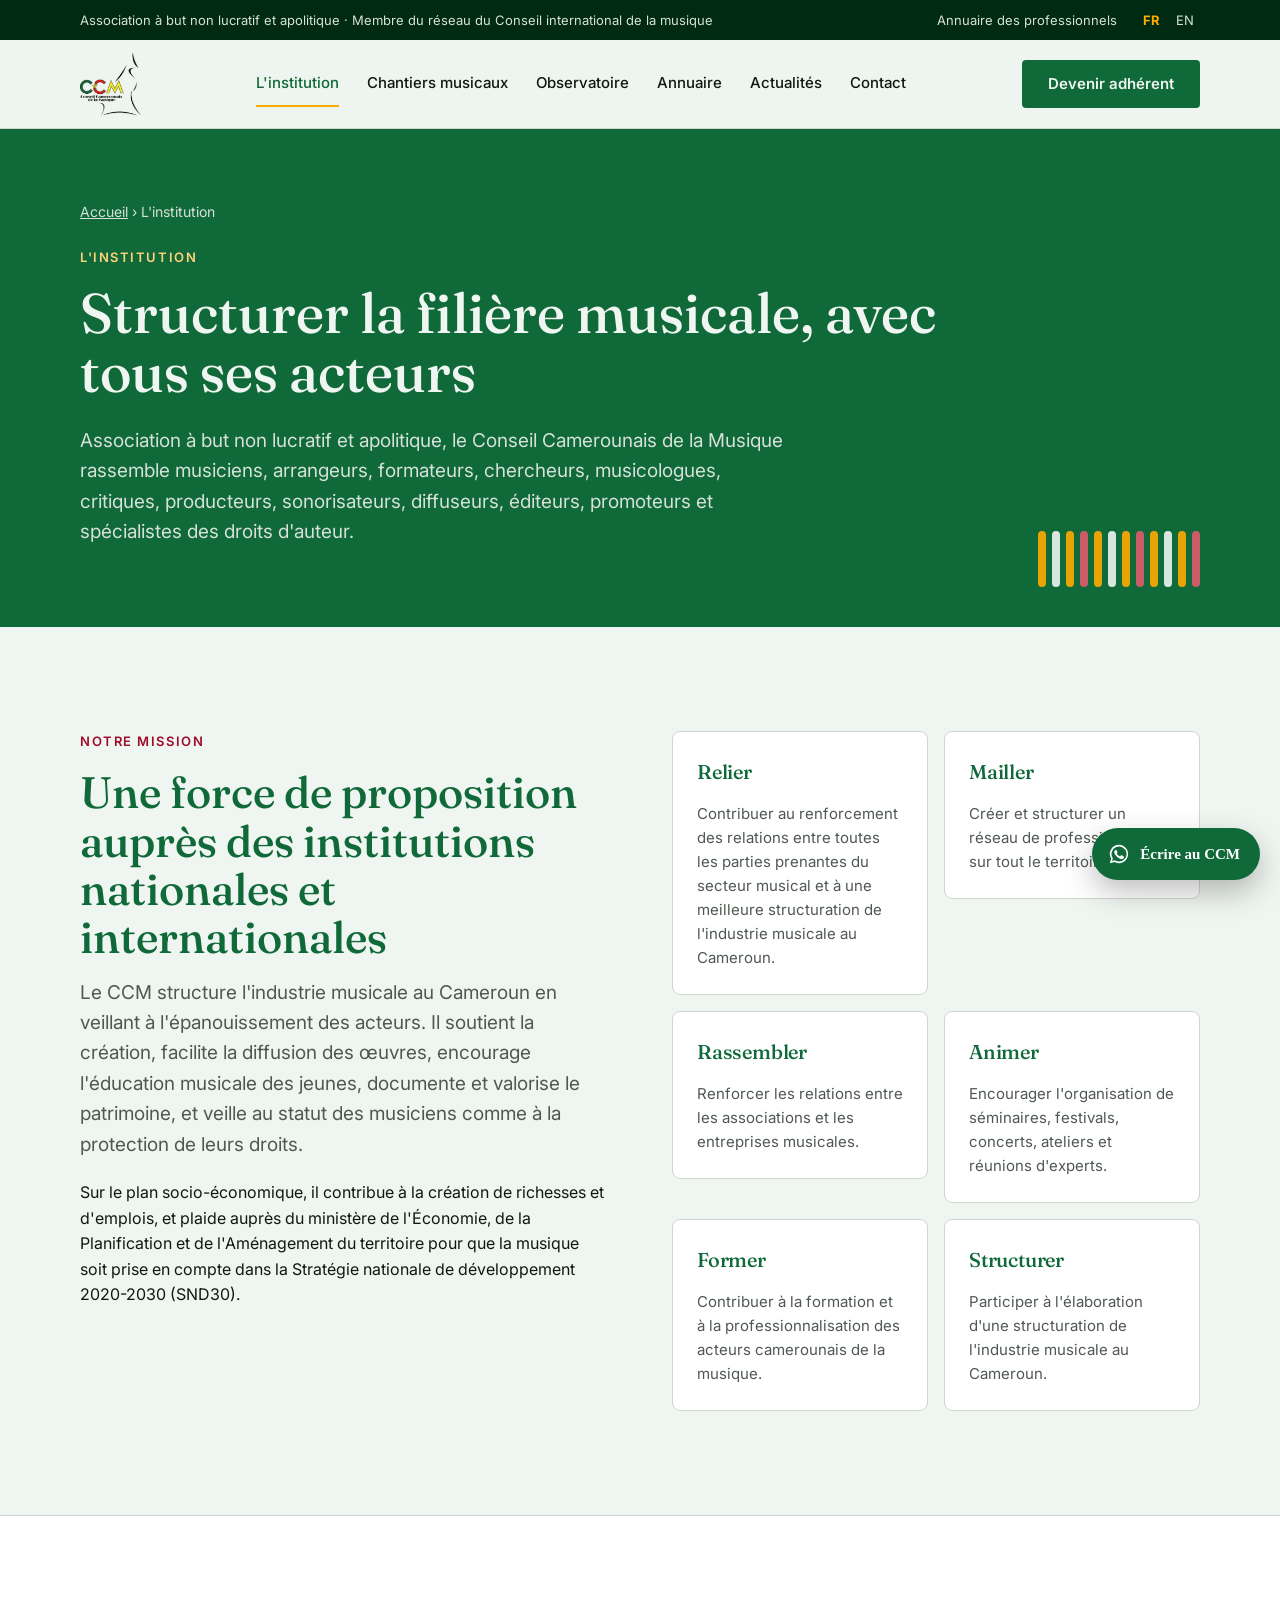
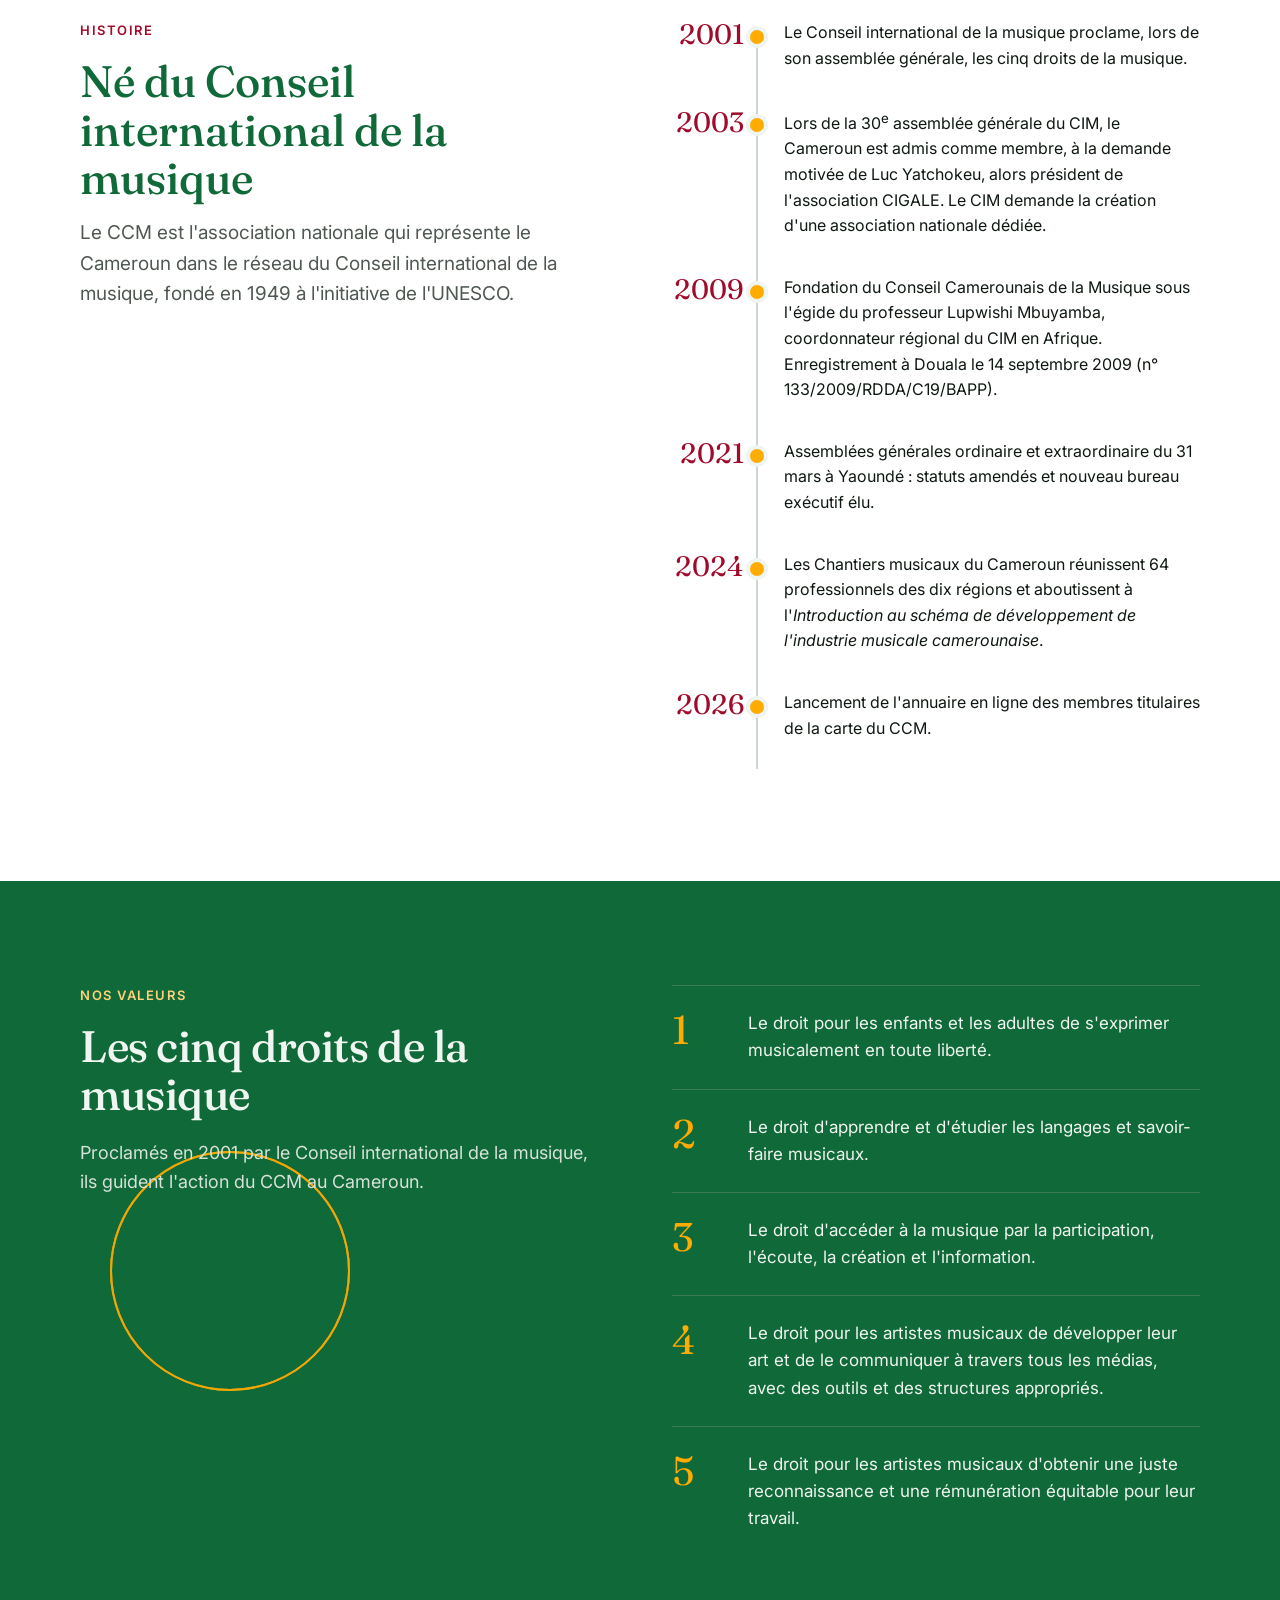
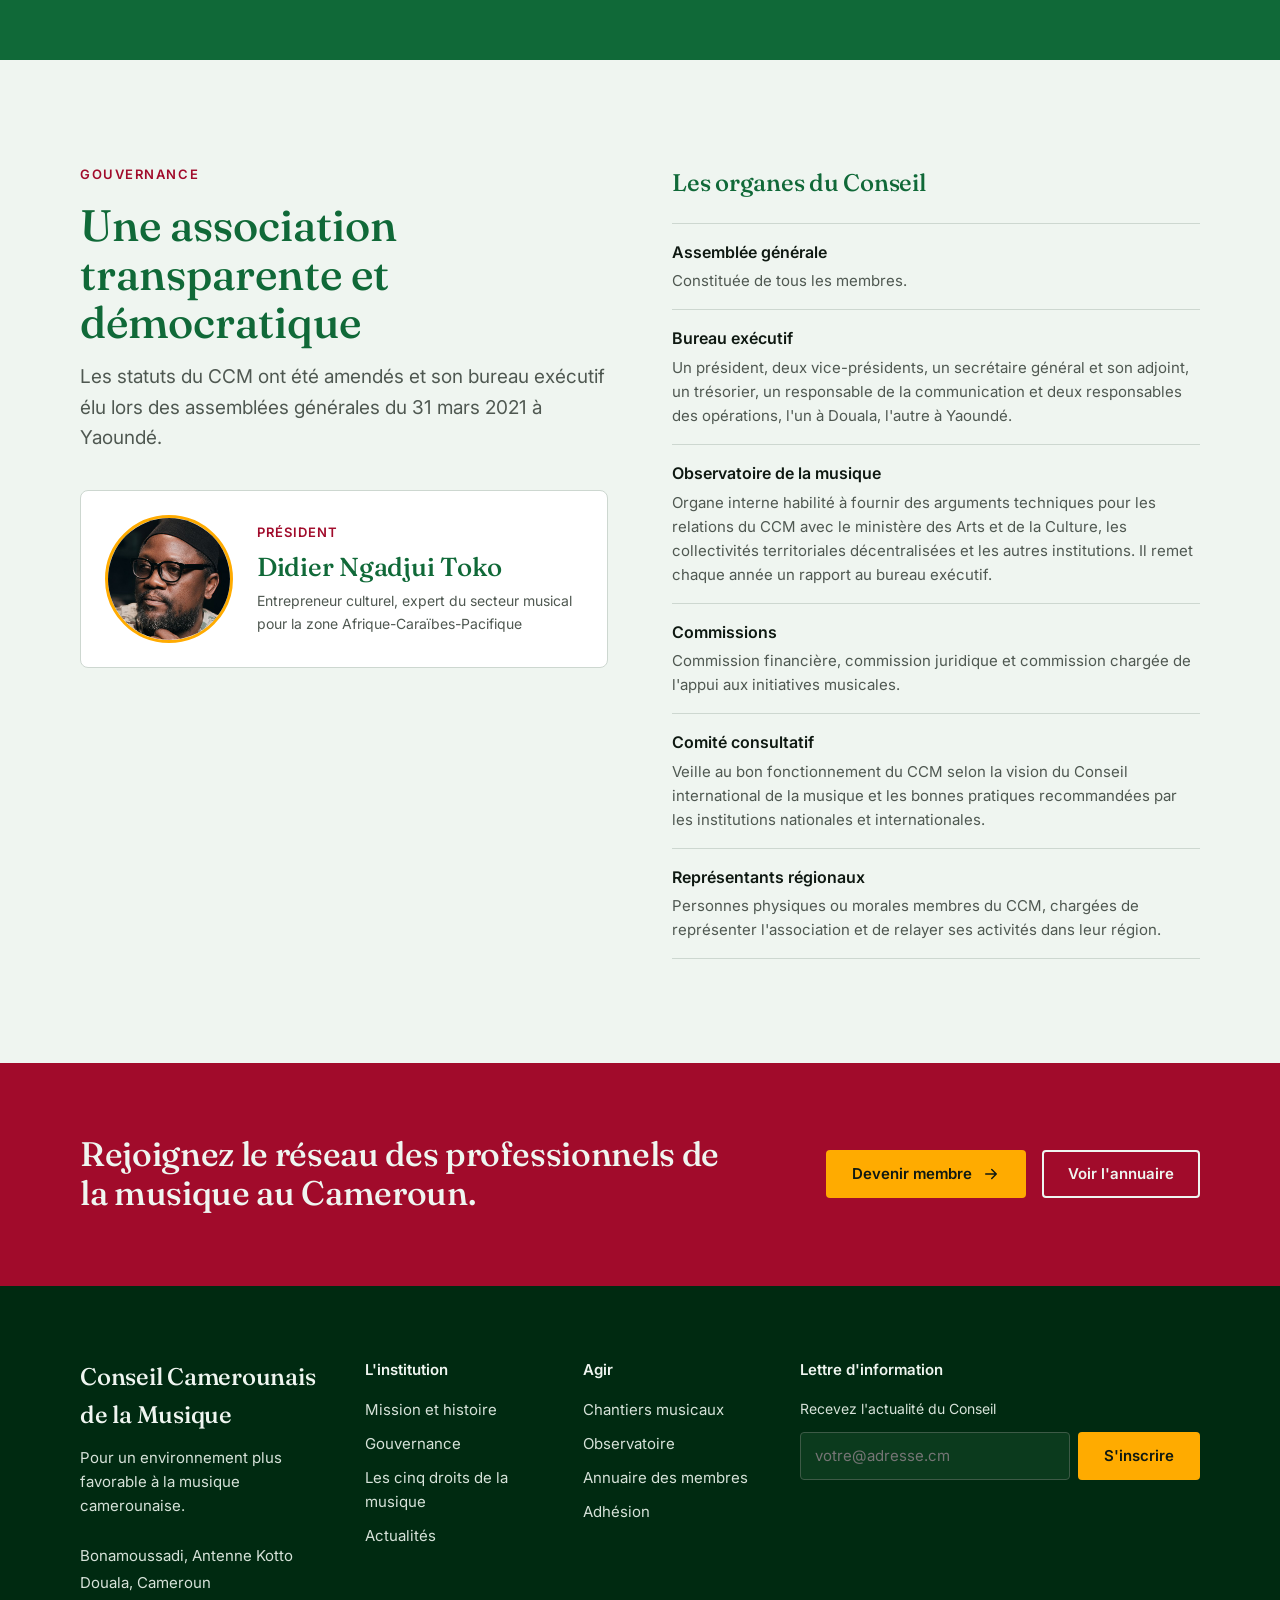
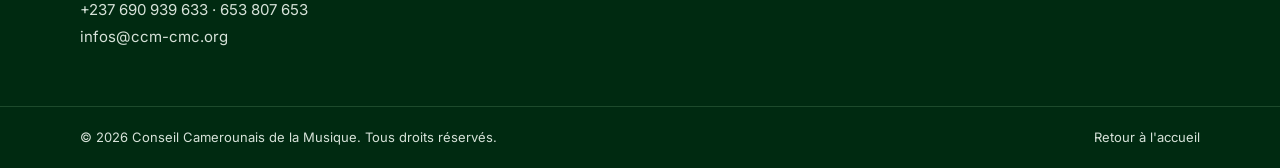
<file: institution/index.html>
<!doctype html>
<html lang="fr">
<head>
<meta charset="utf-8">
<meta name="viewport" content="width=device-width, initial-scale=1">
<title>L'institution — Conseil Camerounais de la Musique</title>
<meta name="description" content="Mission, histoire, gouvernance et valeurs du Conseil Camerounais de la Musique, association nationale membre du réseau du Conseil international de la musique.">
<link rel="canonical" href="https://manmbailikol.github.io/ccm-site/institution/">
<link rel="alternate" hreflang="fr" href="https://manmbailikol.github.io/ccm-site/institution/">
<link rel="alternate" hreflang="en" href="https://manmbailikol.github.io/ccm-site/en/institution/">
<meta property="og:title" content="L'institution — Conseil Camerounais de la Musique">
<meta property="og:description" content="Mission, histoire, gouvernance et valeurs du Conseil Camerounais de la Musique, association nationale membre du réseau du Conseil international de la musique.">
<meta property="og:image" content="https://manmbailikol.github.io/ccm-site/assets/partage-ccm.jpg">
<meta property="og:type" content="website">
<meta property="og:locale" content="fr_FR">
<meta name="twitter:card" content="summary_large_image">
<meta name="theme-color" content="#106938">
<link rel="icon" href="../assets/logo-ccm.webp" type="image/webp">
<link rel="preconnect" href="https://fonts.googleapis.com">
<link href="https://fonts.googleapis.com/css2?family=Fraunces:opsz,wght@9..144,400;9..144,500;9..144,600&amp;family=Inter:wght@400;500;600;700&amp;family=Montserrat:ital,wght@0,500;0,700;0,800;1,500&amp;display=swap" rel="stylesheet">
<link rel="stylesheet" href="../assets/css/site.css">
<!-- STATS -->
</head>
<body>
<a class="evitement" href="#contenu">Aller au contenu</a>
<div class="ccm">
<div style="background: var(--vert-nuit); color: #d6e2d9; font-size: 13px">
<div class="wrap" style="display: flex; justify-content: space-between; align-items: center; min-height: 40px; gap: 16px; flex-wrap: wrap">
<span>Association à but non lucratif et apolitique · Membre du réseau du Conseil international de la musique</span>
<div style="display: flex; gap: 20px; align-items: center">
<a href="../annuaire/" style="color: #d6e2d9; text-decoration: none">Annuaire des professionnels</a>
<div role="group" aria-label="Langue" style="display: flex; gap: 4px">
<a href="./" aria-current="true" style="color: var(--ambre); font-weight: 700; text-decoration: none; padding: 4px 6px">FR</a>
<a href="../en/institution/" hreflang="en" lang="en" style="color: #d6e2d9; text-decoration: none; padding: 4px 6px">EN</a>
</div>
</div>
</div>
</div>
<header style="position: sticky; top: 0; z-index: 20; background: rgba(239,245,240,.94); backdrop-filter: blur(8px); border-bottom: 1px solid var(--filet)">
<div class="wrap" style="display: flex; align-items: center; justify-content: space-between; min-height: 88px; gap: 32px; position: relative">
<a href="../" aria-label="Conseil Camerounais de la Musique, accueil" style="display: flex; align-items: center">
<img src="../assets/logo-ccm.webp" alt="Logo du Conseil Camerounais de la Musique" style="height: 64px; width: auto; display: block">
</a>
<nav class="nav" id="nav-principale" aria-label="Navigation principale">
<a href="../institution/" aria-current="page">L'institution</a>
<a href="../chantiers/">Chantiers musicaux</a>
<a href="../observatoire/">Observatoire</a>
<a href="../annuaire/">Annuaire</a>
<a href="../actualites/">Actualités</a>
<a href="#contact">Contact</a>
</nav>
<div style="display: flex; gap: 12px; align-items: center">
<a class="btn btn-vert entete-cta" href="../#adhesion">Devenir adhérent</a>
<button type="button" id="menu-btn" class="menu-btn" aria-expanded="false" aria-controls="nav-principale" aria-label="Ouvrir le menu"><svg aria-hidden="true" width="24" height="24" viewBox="0 0 24 24" fill="none" stroke="currentColor" stroke-width="2" stroke-linecap="round"><path d="M4 7h16M4 12h16M4 17h16"></path></svg></button>
</div>
</div>
</header>
<main id="contenu">
<section class="page-tete">
<div class="wrap">
<p class="fil entree"><a href="../">Accueil</a> › L'institution</p>
<p style="margin: 0 0 16px; font-size: 13px; font-weight: 600; letter-spacing: .12em; text-transform: uppercase; color: var(--ambre)">L'institution</p>
<h1 class="entree d1">Structurer la filière musicale, avec tous ses acteurs</h1>
<p class="intro entree d2">Association à but non lucratif et apolitique, le Conseil Camerounais de la Musique rassemble musiciens, arrangeurs, formateurs, chercheurs, musicologues, critiques, producteurs, sonorisateurs, diffuseurs, éditeurs, promoteurs et spécialistes des droits d'auteur.</p>
</div>
<div class="eq" aria-hidden="true"><span></span><span></span><span></span><span></span><span></span><span></span><span></span><span></span><span></span><span></span><span></span><span></span></div>
</section>

<section id="mission" class="section">
<div class="wrap grid2">
<div class="rv">
<p class="eyebrow">Notre mission</p>
<h2 class="h2">Une force de proposition auprès des institutions nationales et internationales</h2>
<p class="lead">Le CCM structure l'industrie musicale au Cameroun en veillant à l'épanouissement des acteurs. Il soutient la création, facilite la diffusion des œuvres, encourage l'éducation musicale des jeunes, documente et valorise le patrimoine, et veille au statut des musiciens comme à la protection de leurs droits.</p>
<p style="margin: 20px 0 0">Sur le plan socio-économique, il contribue à la création de richesses et d'emplois, et plaide auprès du ministère de l'Économie, de la Planification et de l'Aménagement du territoire pour que la musique soit prise en compte dans la Stratégie nationale de développement 2020-2030 (SND30).</p>
</div>
<div class="grid2 rv" style="gap: 16px">
<article class="carte" style="padding: 24px"><p class="serif" style="margin: 0; font-size: 20px; color: var(--vert)">Relier</p><p style="margin: 0; font-size: 15px; color: var(--gris)">Contribuer au renforcement des relations entre toutes les parties prenantes du secteur musical et à une meilleure structuration de l'industrie musicale au Cameroun.</p></article>
<article class="carte" style="padding: 24px"><p class="serif" style="margin: 0; font-size: 20px; color: var(--vert)">Mailler</p><p style="margin: 0; font-size: 15px; color: var(--gris)">Créer et structurer un réseau de professionnels sur tout le territoire.</p></article>
<article class="carte" style="padding: 24px"><p class="serif" style="margin: 0; font-size: 20px; color: var(--vert)">Rassembler</p><p style="margin: 0; font-size: 15px; color: var(--gris)">Renforcer les relations entre les associations et les entreprises musicales.</p></article>
<article class="carte" style="padding: 24px"><p class="serif" style="margin: 0; font-size: 20px; color: var(--vert)">Animer</p><p style="margin: 0; font-size: 15px; color: var(--gris)">Encourager l'organisation de séminaires, festivals, concerts, ateliers et réunions d'experts.</p></article>
<article class="carte" style="padding: 24px"><p class="serif" style="margin: 0; font-size: 20px; color: var(--vert)">Former</p><p style="margin: 0; font-size: 15px; color: var(--gris)">Contribuer à la formation et à la professionnalisation des acteurs camerounais de la musique.</p></article>
<article class="carte" style="padding: 24px"><p class="serif" style="margin: 0; font-size: 20px; color: var(--vert)">Structurer</p><p style="margin: 0; font-size: 15px; color: var(--gris)">Participer à l'élaboration d'une structuration de l'industrie musicale au Cameroun.</p></article>
</div>
</div>
</section>

<section id="histoire" class="section" style="background: #fff; border-top: 1px solid var(--filet)">
<div class="wrap grid2">
<div class="rv">
<p class="eyebrow">Histoire</p>
<h2 class="h2">Né du Conseil international de la musique</h2>
<p class="lead">Le CCM est l'association nationale qui représente le Cameroun dans le réseau du Conseil international de la musique, fondé en 1949 à l'initiative de l'UNESCO.</p>
</div>
<ol class="frise rv">
<li><span class="annee">2001</span><p style="margin: 0">Le Conseil international de la musique proclame, lors de son assemblée générale, les cinq droits de la musique.</p></li>
<li><span class="annee">2003</span><p style="margin: 0">Lors de la 30<sup>e</sup> assemblée générale du CIM, le Cameroun est admis comme membre, à la demande motivée de Luc Yatchokeu, alors président de l'association CIGALE. Le CIM demande la création d'une association nationale dédiée.</p></li>
<li><span class="annee">2009</span><p style="margin: 0">Fondation du Conseil Camerounais de la Musique sous l'égide du professeur Lupwishi Mbuyamba, coordonnateur régional du CIM en Afrique. Enregistrement à Douala le 14 septembre 2009 (n° 133/2009/RDDA/C19/BAPP).</p></li>
<li><span class="annee">2021</span><p style="margin: 0">Assemblées générales ordinaire et extraordinaire du 31 mars à Yaoundé : statuts amendés et nouveau bureau exécutif élu.</p></li>
<li><span class="annee">2024</span><p style="margin: 0">Les Chantiers musicaux du Cameroun réunissent 64 professionnels des dix régions et aboutissent à l'<em>Introduction au schéma de développement de l'industrie musicale camerounaise</em>.</p></li>
<li><span class="annee">2026</span><p style="margin: 0">Lancement de l'annuaire en ligne des membres titulaires de la carte du CCM.</p></li>
</ol>
</div>
</section>

<section id="droits" style="background: var(--vert); color: var(--papier); padding: 104px 0; position: relative; overflow: hidden">
<div class="anneaux" aria-hidden="true"><i></i><i></i><i></i><i></i></div>
<div class="wrap grid2" style="position: relative">
<div class="rv">
<p style="margin: 0 0 16px; font-size: 13px; font-weight: 600; letter-spacing: .12em; text-transform: uppercase; color: var(--ambre)">Nos valeurs</p>
<h2 class="serif" style="margin: 0; font-size: 44px; line-height: 1.1">Les cinq droits de la musique</h2>
<p style="margin: 20px 0 0; font-size: 18px; color: #d6e2d9">Proclamés en 2001 par le Conseil international de la musique, ils guident l'action du CCM au Cameroun.</p>
</div>
<ol style="list-style: none; margin: 0; padding: 0">
<li class="droit rv-g" style="border-color: #3d7a52"><span>1</span><p style="margin: 0; font-size: 17px">Le droit pour les enfants et les adultes de s'exprimer musicalement en toute liberté.</p></li>
<li class="droit rv-g" style="border-color: #3d7a52"><span>2</span><p style="margin: 0; font-size: 17px">Le droit d'apprendre et d'étudier les langages et savoir-faire musicaux.</p></li>
<li class="droit rv-g" style="border-color: #3d7a52"><span>3</span><p style="margin: 0; font-size: 17px">Le droit d'accéder à la musique par la participation, l'écoute, la création et l'information.</p></li>
<li class="droit rv-g" style="border-color: #3d7a52"><span>4</span><p style="margin: 0; font-size: 17px">Le droit pour les artistes musicaux de développer leur art et de le communiquer à travers tous les médias, avec des outils et des structures appropriés.</p></li>
<li class="droit rv-g" style="border-color: #3d7a52"><span>5</span><p style="margin: 0; font-size: 17px">Le droit pour les artistes musicaux d'obtenir une juste reconnaissance et une rémunération équitable pour leur travail.</p></li>
</ol>
</div>
</section>

<section id="gouvernance" class="section">
<div class="wrap grid2">
<div class="rv">
<p class="eyebrow">Gouvernance</p>
<h2 class="h2">Une association transparente et démocratique</h2>
<p class="lead">Les statuts du CCM ont été amendés et son bureau exécutif élu lors des assemblées générales du 31 mars 2021 à Yaoundé.</p>
<div style="display: flex; gap: 24px; align-items: center; margin-top: 36px; padding: 24px; background: #fff; border: 1px solid var(--filet); border-radius: 8px">
<img src="../assets/president-didier-ngadjui-toko.jpg" alt="Didier Ngadjui Toko, président du Conseil Camerounais de la Musique" width="128" height="128" style="width: 128px; height: 128px; border-radius: 50%; object-fit: cover; flex-shrink: 0; border: 3px solid var(--ambre)">
<div>
<p style="margin: 0; font-size: 13px; font-weight: 600; letter-spacing: .08em; text-transform: uppercase; color: var(--bordeaux)">Président</p>
<p class="serif" style="margin: 4px 0 0; font-size: 26px; color: var(--vert)">Didier Ngadjui Toko</p>
<p style="margin: 2px 0 0; font-size: 14px; color: var(--gris)">Entrepreneur culturel, expert du secteur musical pour la zone Afrique-Caraïbes-Pacifique</p>
</div>
</div>
</div>
<div class="rv">
<h3 class="serif" style="margin: 0 0 20px; font-size: 24px; color: var(--vert)">Les organes du Conseil</h3>
<dl style="margin: 0; border-top: 1px solid var(--filet)">
<div style="padding: 16px 0; border-bottom: 1px solid var(--filet)"><dt style="font-weight: 600">Assemblée générale</dt><dd style="margin: 4px 0 0; font-size: 15px; color: var(--gris)">Constituée de tous les membres.</dd></div>
<div style="padding: 16px 0; border-bottom: 1px solid var(--filet)"><dt style="font-weight: 600">Bureau exécutif</dt><dd style="margin: 4px 0 0; font-size: 15px; color: var(--gris)">Un président, deux vice-présidents, un secrétaire général et son adjoint, un trésorier, un responsable de la communication et deux responsables des opérations, l'un à Douala, l'autre à Yaoundé.</dd></div>
<div style="padding: 16px 0; border-bottom: 1px solid var(--filet)"><dt style="font-weight: 600">Observatoire de la musique</dt><dd style="margin: 4px 0 0; font-size: 15px; color: var(--gris)">Organe interne habilité à fournir des arguments techniques pour les relations du CCM avec le ministère des Arts et de la Culture, les collectivités territoriales décentralisées et les autres institutions. Il remet chaque année un rapport au bureau exécutif.</dd></div>
<div style="padding: 16px 0; border-bottom: 1px solid var(--filet)"><dt style="font-weight: 600">Commissions</dt><dd style="margin: 4px 0 0; font-size: 15px; color: var(--gris)">Commission financière, commission juridique et commission chargée de l'appui aux initiatives musicales.</dd></div>
<div style="padding: 16px 0; border-bottom: 1px solid var(--filet)"><dt style="font-weight: 600">Comité consultatif</dt><dd style="margin: 4px 0 0; font-size: 15px; color: var(--gris)">Veille au bon fonctionnement du CCM selon la vision du Conseil international de la musique et les bonnes pratiques recommandées par les institutions nationales et internationales.</dd></div>
<div style="padding: 16px 0; border-bottom: 1px solid var(--filet)"><dt style="font-weight: 600">Représentants régionaux</dt><dd style="margin: 4px 0 0; font-size: 15px; color: var(--gris)">Personnes physiques ou morales membres du CCM, chargées de représenter l'association et de relayer ses activités dans leur région.</dd></div>
</dl>
</div>
</div>
</section>

<section style="background: var(--bordeaux); color: var(--papier); padding: 72px 0">
<div class="wrap" style="display: flex; justify-content: space-between; align-items: center; gap: 32px; flex-wrap: wrap">
<h2 class="serif" style="margin: 0; font-size: 34px; line-height: 1.15; max-width: 640px">Rejoignez le réseau des professionnels de la musique au Cameroun.</h2>
<div style="display: flex; gap: 16px; flex-wrap: wrap">
<a class="btn btn-ambre" href="../#adhesion">Devenir membre <svg aria-hidden="true" width="18" height="18" viewBox="0 0 24 24" fill="none" stroke="currentColor" stroke-width="2" stroke-linecap="round" stroke-linejoin="round"><path d="M5 12h14M13 6l6 6-6 6"></path></svg></a>
<a class="btn btn-ligne" href="../annuaire/">Voir l'annuaire</a>
</div>
</div>
</section>
</main>
<footer id="contact" class="pied" style="background: var(--vert-nuit); color: #d6e2d9; font-size: 15px">
<div class="wrap pied-grille" style="display: grid; grid-template-columns: 1.4fr 1fr 1fr 1.4fr; gap: 48px; padding-top: 72px; padding-bottom: 56px">
<div>
<p class="serif" style="margin: 0 0 12px; font-size: 24px; color: var(--papier)">Conseil Camerounais de la Musique</p>
<p style="margin: 0">Pour un environnement plus favorable à la musique camerounaise.</p>
<address style="font-style: normal; margin-top: 24px; line-height: 1.8">
Bonamoussadi, Antenne Kotto<br>Douala, Cameroun<br>
<a href="tel:+237690939633">+237 690 939 633</a> · <a href="tel:+237653807653">653 807 653</a><br>
<a href="mailto:infos@ccm-cmc.org">infos@ccm-cmc.org</a>
</address>
</div>
<nav aria-label="L'institution">
<p style="margin: 0 0 16px; color: var(--papier); font-weight: 600">L'institution</p>
<ul style="list-style: none; margin: 0; padding: 0; display: grid; gap: 10px">
<li><a href="../institution/">Mission et histoire</a></li><li><a href="../institution/#gouvernance">Gouvernance</a></li><li><a href="../institution/#droits">Les cinq droits de la musique</a></li><li><a href="../actualites/">Actualités</a></li>
</ul>
</nav>
<nav aria-label="Agir">
<p style="margin: 0 0 16px; color: var(--papier); font-weight: 600">Agir</p>
<ul style="list-style: none; margin: 0; padding: 0; display: grid; gap: 10px">
<li><a href="../chantiers/">Chantiers musicaux</a></li><li><a href="../observatoire/">Observatoire</a></li><li><a href="../annuaire/">Annuaire des membres</a></li><li><a href="../#adhesion">Adhésion</a></li>
</ul>
</nav>
<form id="form-lettre" aria-label="Lettre d'information" style="display: flex; flex-direction: column; gap: 12px">
<p style="margin: 0 0 4px; color: var(--papier); font-weight: 600">Lettre d'information</p>
<label for="courriel" style="font-size: 14px">Recevez l'actualité du Conseil</label>
<div style="display: flex; gap: 8px">
<input id="courriel" type="email" autocomplete="email" placeholder="votre@adresse.cm" style="flex: 1; min-width: 0; min-height: 48px; padding: 0 14px; border-radius: 4px; border: 1px solid #3d5a46; background: #0b3a1d; color: var(--papier)">
<button type="submit" class="btn btn-ambre">S'inscrire</button>
</div>
</form>
</div>
<div style="border-top: 1px solid #1d4a2c">
<div class="wrap" style="display: flex; justify-content: space-between; gap: 16px; flex-wrap: wrap; padding-top: 20px; padding-bottom: 20px; font-size: 13px">
<span>© 2026 Conseil Camerounais de la Musique. Tous droits réservés.</span>
<a href="../">Retour à l'accueil</a>
</div>
</div>
</footer>
</div>
<a class="whatsapp" href="https://wa.me/237690939633" target="_blank" rel="noopener" aria-label="Écrire au CCM sur WhatsApp"><svg aria-hidden="true" width="22" height="22" viewBox="0 0 24 24" fill="currentColor"><path d="M12 2a10 10 0 0 0-8.6 15.1L2 22l5-1.3A10 10 0 1 0 12 2zm0 18.2a8.2 8.2 0 0 1-4.2-1.2l-.3-.2-3 .8.8-2.9-.2-.3A8.2 8.2 0 1 1 12 20.2zm4.5-6.1c-.2-.1-1.5-.7-1.7-.8s-.4-.1-.6.1-.7.8-.8 1-.3.2-.5.1a6.7 6.7 0 0 1-3.3-2.9c-.3-.4.2-.4.7-1.3a.4.4 0 0 0 0-.4l-.8-1.8c-.2-.5-.4-.4-.6-.4h-.5a1 1 0 0 0-.7.3 3 3 0 0 0-.9 2.2 5.2 5.2 0 0 0 1.1 2.7 11.8 11.8 0 0 0 4.5 4c1.7.7 2.3.8 3.2.6a2.7 2.7 0 0 0 1.8-1.3 2.2 2.2 0 0 0 .1-1.3c0-.1-.2-.2-.5-.3z"/></svg><span>Écrire au CCM</span></a>
<script src="../assets/js/site.js"></script>

</body>
</html>
</file>
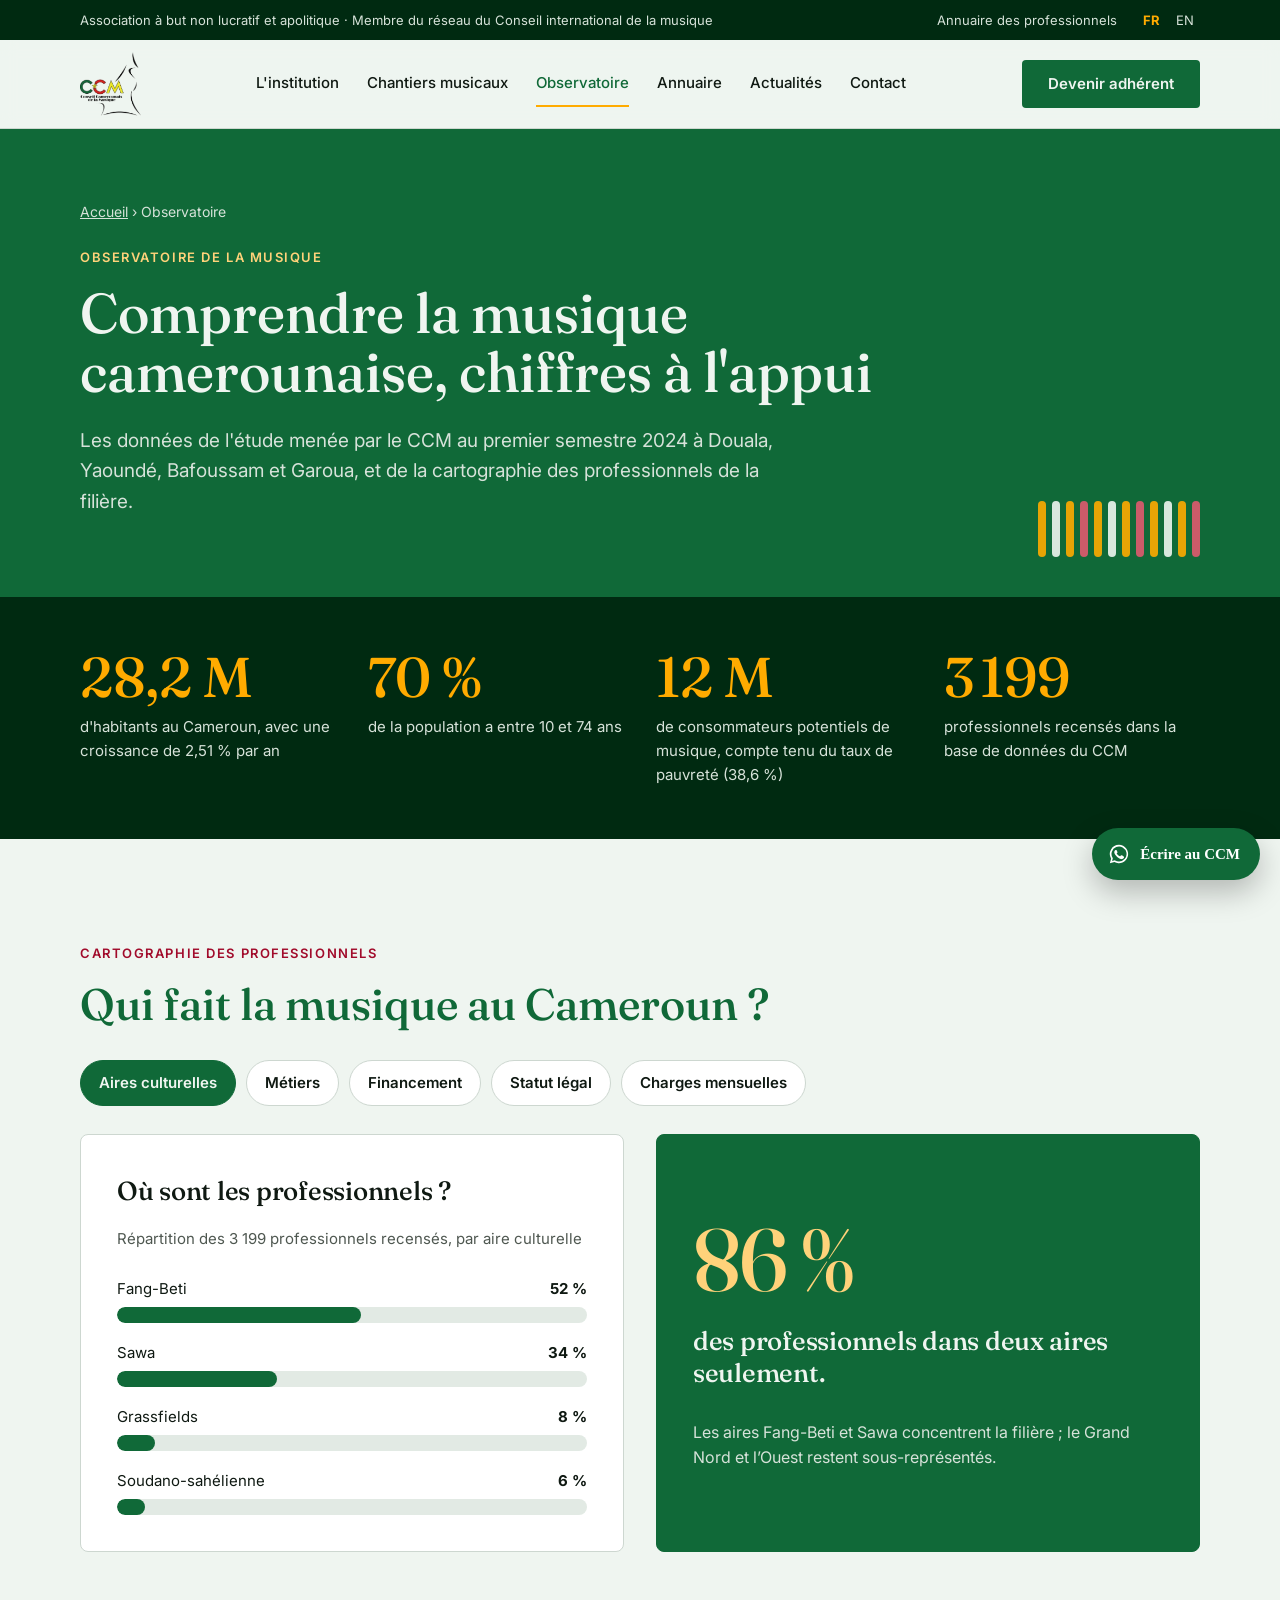
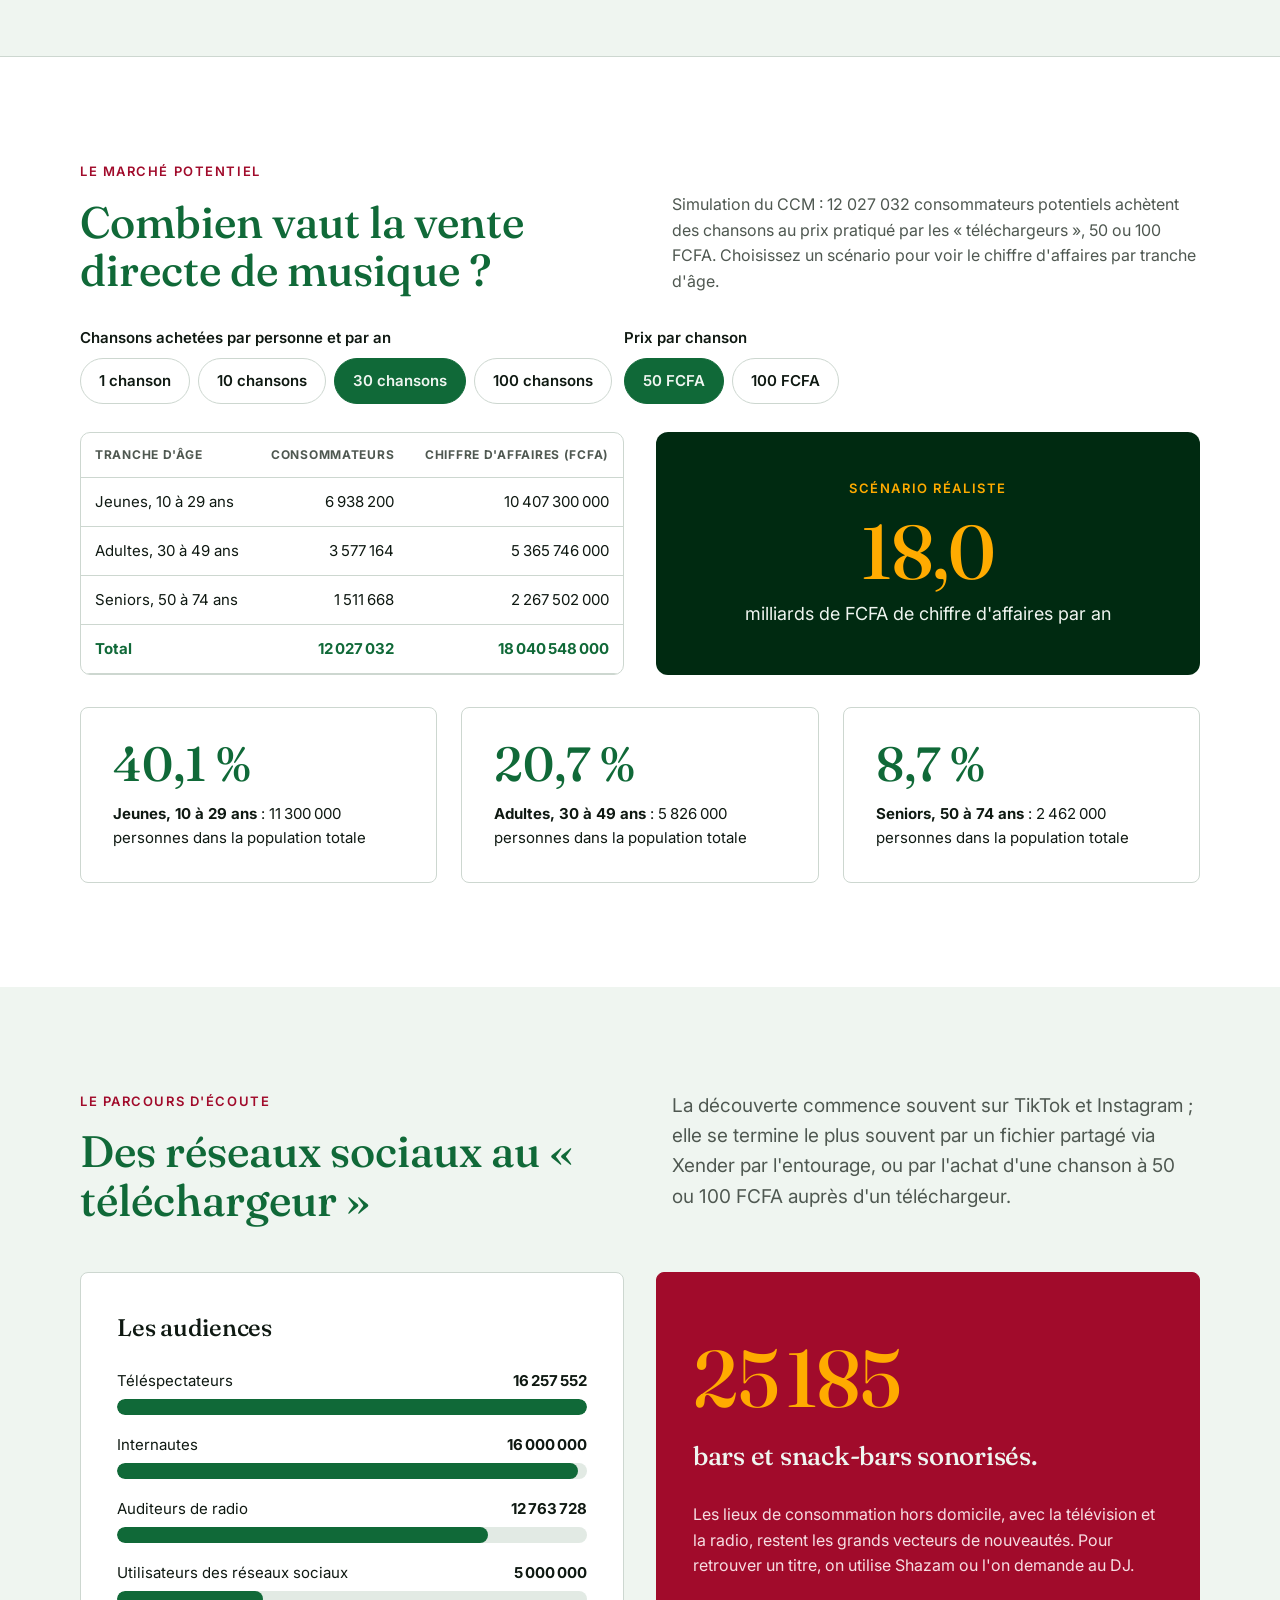
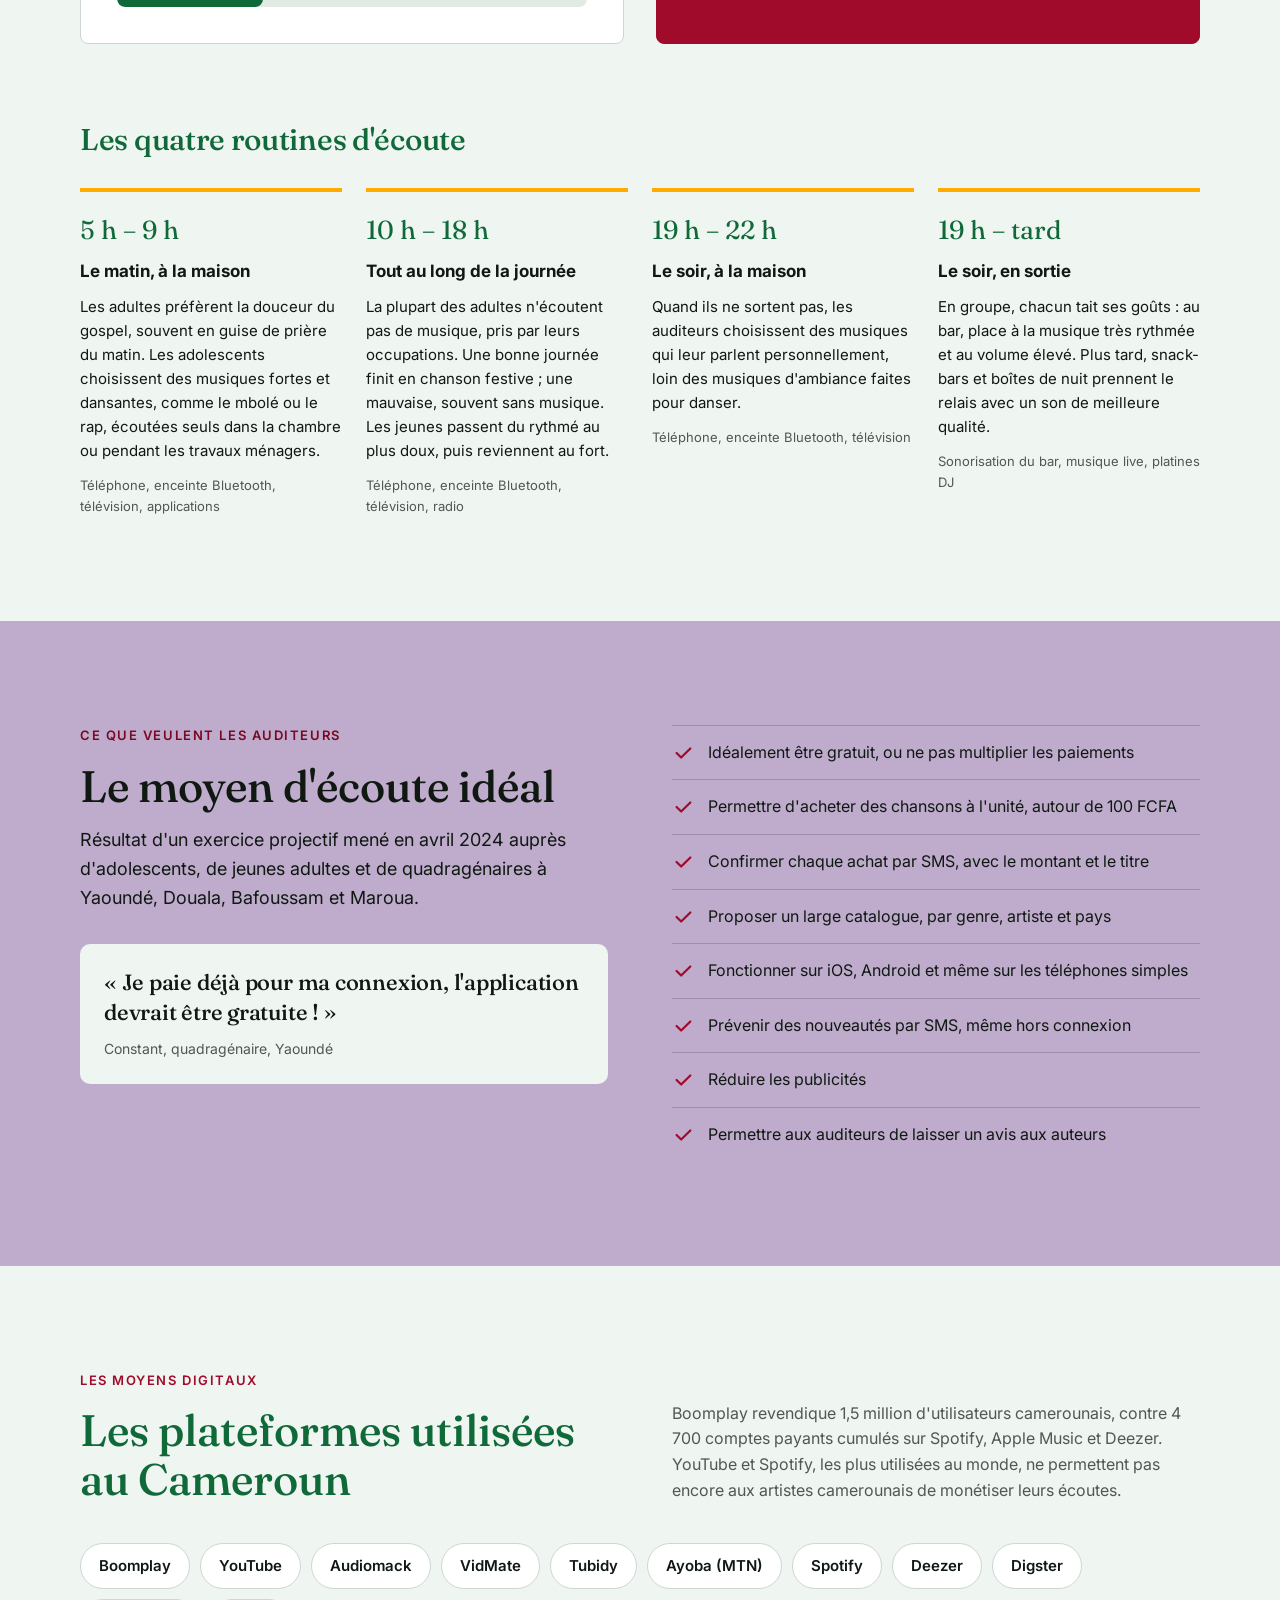
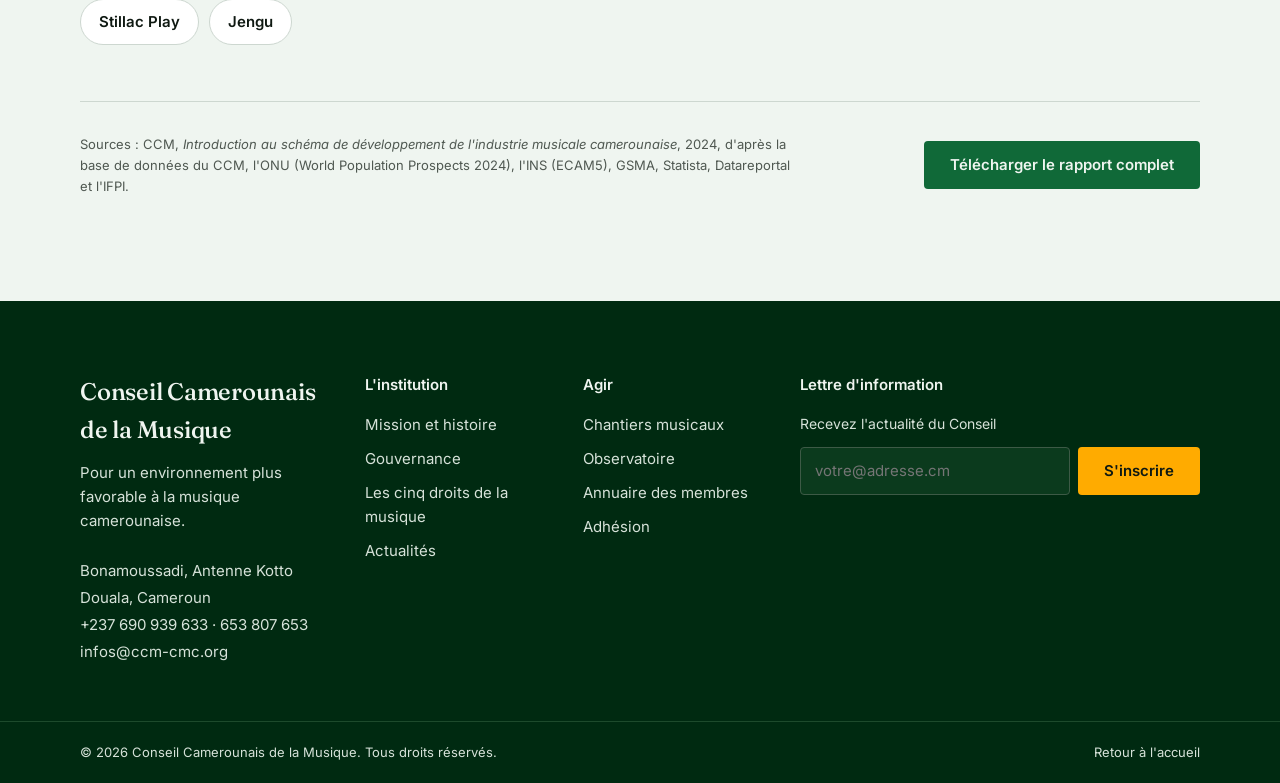
<file: observatoire/index.html>
<!doctype html>
<html lang="fr">
<head>
<meta charset="utf-8">
<meta name="viewport" content="width=device-width, initial-scale=1">
<title>Observatoire de la musique — Conseil Camerounais de la Musique</title>
<meta name="description" content="Les chiffres de la musique au Cameroun : cartographie des 3 199 professionnels, marché potentiel, habitudes d'écoute, plateformes et attentes des auditeurs, d'après le CCM (2024).">
<link rel="canonical" href="https://manmbailikol.github.io/ccm-site/observatoire/">
<link rel="alternate" hreflang="fr" href="https://manmbailikol.github.io/ccm-site/observatoire/">
<link rel="alternate" hreflang="en" href="https://manmbailikol.github.io/ccm-site/en/observatoire/">
<meta property="og:title" content="Observatoire de la musique — Conseil Camerounais de la Musique">
<meta property="og:description" content="Les chiffres de la musique au Cameroun : cartographie des 3 199 professionnels, marché potentiel, habitudes d'écoute, plateformes et attentes des auditeurs, d'après le CCM (2024).">
<meta property="og:image" content="https://manmbailikol.github.io/ccm-site/assets/partage-ccm.jpg">
<meta property="og:type" content="website">
<meta property="og:locale" content="fr_FR">
<meta name="twitter:card" content="summary_large_image">
<meta name="theme-color" content="#106938">
<link rel="icon" href="../assets/logo-ccm.webp" type="image/webp">
<link rel="preconnect" href="https://fonts.googleapis.com">
<link href="https://fonts.googleapis.com/css2?family=Fraunces:opsz,wght@9..144,400;9..144,500;9..144,600&amp;family=Inter:wght@400;500;600;700&amp;family=Montserrat:ital,wght@0,500;0,700;0,800;1,500&amp;display=swap" rel="stylesheet">
<link rel="stylesheet" href="../assets/css/site.css">
<!-- STATS -->
</head>
<body>
<a class="evitement" href="#contenu">Aller au contenu</a>
<div class="ccm">
<div style="background: var(--vert-nuit); color: #d6e2d9; font-size: 13px">
<div class="wrap" style="display: flex; justify-content: space-between; align-items: center; min-height: 40px; gap: 16px; flex-wrap: wrap">
<span>Association à but non lucratif et apolitique · Membre du réseau du Conseil international de la musique</span>
<div style="display: flex; gap: 20px; align-items: center">
<a href="../annuaire/" style="color: #d6e2d9; text-decoration: none">Annuaire des professionnels</a>
<div role="group" aria-label="Langue" style="display: flex; gap: 4px">
<a href="./" aria-current="true" style="color: var(--ambre); font-weight: 700; text-decoration: none; padding: 4px 6px">FR</a>
<a href="../en/observatoire/" hreflang="en" lang="en" style="color: #d6e2d9; text-decoration: none; padding: 4px 6px">EN</a>
</div>
</div>
</div>
</div>
<header style="position: sticky; top: 0; z-index: 20; background: rgba(239,245,240,.94); backdrop-filter: blur(8px); border-bottom: 1px solid var(--filet)">
<div class="wrap" style="display: flex; align-items: center; justify-content: space-between; min-height: 88px; gap: 32px; position: relative">
<a href="../" aria-label="Conseil Camerounais de la Musique, accueil" style="display: flex; align-items: center">
<img src="../assets/logo-ccm.webp" alt="Logo du Conseil Camerounais de la Musique" style="height: 64px; width: auto; display: block">
</a>
<nav class="nav" id="nav-principale" aria-label="Navigation principale">
<a href="../institution/">L'institution</a>
<a href="../chantiers/">Chantiers musicaux</a>
<a href="../observatoire/" aria-current="page">Observatoire</a>
<a href="../annuaire/">Annuaire</a>
<a href="../actualites/">Actualités</a>
<a href="#contact">Contact</a>
</nav>
<div style="display: flex; gap: 12px; align-items: center">
<a class="btn btn-vert entete-cta" href="../#adhesion">Devenir adhérent</a>
<button type="button" id="menu-btn" class="menu-btn" aria-expanded="false" aria-controls="nav-principale" aria-label="Ouvrir le menu"><svg aria-hidden="true" width="24" height="24" viewBox="0 0 24 24" fill="none" stroke="currentColor" stroke-width="2" stroke-linecap="round"><path d="M4 7h16M4 12h16M4 17h16"></path></svg></button>
</div>
</div>
</header>
<main id="contenu">
<section class="page-tete">
<div class="wrap">
<p class="fil entree"><a href="../">Accueil</a> › Observatoire</p>
<p style="margin: 0 0 16px; font-size: 13px; font-weight: 600; letter-spacing: .12em; text-transform: uppercase; color: var(--ambre)">Observatoire de la musique</p>
<h1 class="entree d1">Comprendre la musique camerounaise, chiffres à l'appui</h1>
<p class="intro entree d2">Les données de l'étude menée par le CCM au premier semestre 2024 à Douala, Yaoundé, Bafoussam et Garoua, et de la cartographie des professionnels de la filière.</p>
</div>
<div class="eq" aria-hidden="true"><span></span><span></span><span></span><span></span><span></span><span></span><span></span><span></span><span></span><span></span><span></span><span></span></div>
</section>

<section aria-label="Chiffres clés" style="background: var(--vert-nuit); color: var(--papier)">
<div class="wrap bandeau" style="display: grid; grid-template-columns: repeat(4, minmax(0, 1fr)); gap: 32px; padding-top: 52px; padding-bottom: 52px">
<div><p class="chiffre"><span data-compte="28.2" data-dec="1">28,2</span> M</p><p style="margin: 10px 0 0; color: #d6e2d9; font-size: 15px">d'habitants au Cameroun, avec une croissance de 2,51 % par an</p></div>
<div><p class="chiffre"><span data-compte="70" data-dec="0">70</span> %</p><p style="margin: 10px 0 0; color: #d6e2d9; font-size: 15px">de la population a entre 10 et 74 ans</p></div>
<div><p class="chiffre"><span data-compte="12" data-dec="0">12</span> M</p><p style="margin: 10px 0 0; color: #d6e2d9; font-size: 15px">de consommateurs potentiels de musique, compte tenu du taux de pauvreté (38,6 %)</p></div>
<div><p class="chiffre"><span data-compte="3199" data-dec="0">3 199</span></p><p style="margin: 10px 0 0; color: #d6e2d9; font-size: 15px">professionnels recensés dans la base de données du CCM</p></div>
</div>
</section>

<section id="cartographie" class="section">
<div class="wrap">
<div class="rv">
<p class="eyebrow">Cartographie des professionnels</p>
<h2 class="h2">Qui fait la musique au Cameroun ?</h2>
</div>
<div role="tablist" aria-label="Thèmes de la cartographie" id="themes-onglets" style="display: flex; gap: 10px; flex-wrap: wrap; margin-top: 32px"></div>
<div class="grid2" style="margin-top: 28px; gap: 32px; align-items: stretch">
<article class="carte" style="padding: 36px">
<h3 id="theme-titre" class="serif" style="margin: 0; font-size: 26px"></h3>
<p id="theme-sous" style="margin: 0; font-size: 15px; color: var(--gris)"></p>
<div id="theme-lignes" style="display: grid; gap: 18px; margin-top: 12px"></div>
</article>
<article class="carte" style="padding: 36px; background: var(--vert); border-color: var(--vert); color: var(--papier); justify-content: center">
<p id="theme-cle" class="serif" style="margin: 0; font-size: 88px; line-height: 1; color: var(--ambre)"></p>
<p id="theme-cletexte" class="serif" style="margin: 8px 0 0; font-size: 26px; line-height: 1.25"></p>
<p id="theme-lecture" style="margin: 16px 0 0; font-size: 16px; color: #d6e2d9"></p>
</article>
</div>
</div>
</section>

<section id="marche" class="section" style="background: #fff; border-top: 1px solid var(--filet)">
<div class="wrap">
<div class="rv grid2" style="align-items: end">
<div>
<p class="eyebrow">Le marché potentiel</p>
<h2 class="h2">Combien vaut la vente directe de musique ?</h2>
</div>
<p style="margin: 0; color: var(--gris)">Simulation du CCM : 12 027 032 consommateurs potentiels achètent des chansons au prix pratiqué par les « téléchargeurs », 50 ou 100 FCFA. Choisissez un scénario pour voir le chiffre d'affaires par tranche d'âge.</p>
</div>
<div class="filtres" style="margin-top: 32px">
<div><p style="margin: 0 0 8px; font-weight: 600; font-size: 15px">Chansons achetées par personne et par an</p><div role="radiogroup" aria-label="Chansons par an" id="scen-onglets" style="display: flex; gap: 8px; flex-wrap: wrap"></div></div>
<div><p style="margin: 0 0 8px; font-weight: 600; font-size: 15px">Prix par chanson</p><div role="radiogroup" aria-label="Prix par chanson" id="prix-onglets" style="display: flex; gap: 8px"></div></div>
</div>
<div class="grid2" style="margin-top: 28px; gap: 32px; align-items: stretch">
<div class="boite-tableau"><table class="tableau"><caption class="sr" style="position:absolute;left:-9999px">Chiffre d'affaires par tranche d'âge</caption><thead><tr><th scope="col">Tranche d'âge</th><th scope="col">Consommateurs</th><th scope="col">Chiffre d'affaires (FCFA)</th></tr></thead><tbody id="simu-lignes"></tbody></table></div>
<div style="background: var(--vert-nuit); color: var(--papier); border-radius: 12px; padding: 40px; text-align: center; display: flex; flex-direction: column; justify-content: center">
<p style="margin: 0; font-size: 13px; font-weight: 600; letter-spacing: .12em; text-transform: uppercase; color: var(--ambre)">Scénario <span id="simu-nom"></span></p>
<p id="simu-montant" class="serif" style="margin: 16px 0 0; font-size: 76px; line-height: 1; color: var(--ambre); font-variant-numeric: tabular-nums"></p>
<p style="margin: 10px 0 0; font-size: 18px"><span id="simu-unite"></span> de chiffre d'affaires par an</p>
</div>
</div>
<div class="grid3" style="margin-top: 32px">
<div class="carte rv"><p class="chiffre-vert">40,1 %</p><p style="margin: 0; font-size: 15px"><strong>Jeunes, 10 à 29 ans</strong> : 11 300 000 personnes dans la population totale</p></div>
<div class="carte rv"><p class="chiffre-vert">20,7 %</p><p style="margin: 0; font-size: 15px"><strong>Adultes, 30 à 49 ans</strong> : 5 826 000 personnes dans la population totale</p></div>
<div class="carte rv"><p class="chiffre-vert">8,7 %</p><p style="margin: 0; font-size: 15px"><strong>Seniors, 50 à 74 ans</strong> : 2 462 000 personnes dans la population totale</p></div>

</div>
</section>

<section id="ecoute" class="section">
<div class="wrap">
<div class="rv grid2">
<div>
<p class="eyebrow">Le parcours d'écoute</p>
<h2 class="h2">Des réseaux sociaux au « téléchargeur »</h2>
</div>
<p class="lead" style="margin: 0">La découverte commence souvent sur TikTok et Instagram ; elle se termine le plus souvent par un fichier partagé via Xender par l'entourage, ou par l'achat d'une chanson à 50 ou 100 FCFA auprès d'un téléchargeur.</p>
</div>
<div class="grid2" style="margin-top: 48px; gap: 32px; align-items: stretch">
<article class="carte rv" style="padding: 36px">
<h3 class="serif" style="margin: 0; font-size: 24px">Les audiences</h3>
<div style="display: grid; gap: 18px; margin-top: 8px">
<div><div style="display: flex; justify-content: space-between; font-size: 15px; margin-bottom: 6px"><span>Téléspectateurs</span><strong>16 257 552</strong></div><div class="barre"><span style="width: 100%; background: var(--vert)"></span></div></div>
<div><div style="display: flex; justify-content: space-between; font-size: 15px; margin-bottom: 6px"><span>Internautes</span><strong>16 000 000</strong></div><div class="barre"><span style="width: 98%; background: var(--vert)"></span></div></div>
<div><div style="display: flex; justify-content: space-between; font-size: 15px; margin-bottom: 6px"><span>Auditeurs de radio</span><strong>12 763 728</strong></div><div class="barre"><span style="width: 79%; background: var(--vert)"></span></div></div>
<div><div style="display: flex; justify-content: space-between; font-size: 15px; margin-bottom: 6px"><span>Utilisateurs des réseaux sociaux</span><strong>5 000 000</strong></div><div class="barre"><span style="width: 31%; background: var(--vert)"></span></div></div>

</article>
<article class="carte rv" style="padding: 36px; background: var(--bordeaux); border-color: var(--bordeaux); color: var(--papier); justify-content: center">
<p class="serif" style="margin: 0; font-size: 80px; line-height: 1; color: var(--ambre)"><span data-compte="26996" data-dec="0">26 996</span></p>
<p class="serif" style="margin: 8px 0 0; font-size: 26px; line-height: 1.25">bars et snack-bars sonorisés.</p>
<p style="margin: 16px 0 0; color: #f6dde2">Les lieux de consommation hors domicile, avec la télévision et la radio, restent les grands vecteurs de nouveautés. Pour retrouver un titre, on utilise Shazam ou l'on demande au DJ.</p>
</article>
</div>

<h3 class="serif rv" style="margin: 72px 0 24px; font-size: 30px; color: var(--vert)">Les quatre routines d'écoute</h3>
<div class="grid4">
<article class="routine rv"><p class="heure">5 h – 9 h</p><h4 style="margin: 6px 0 10px; font-size: 17px">Le matin, à la maison</h4><p style="margin: 0; font-size: 15px">Les adultes préfèrent la douceur du gospel, souvent en guise de prière du matin. Les adolescents choisissent des musiques fortes et dansantes, comme le mbolé ou le rap, écoutées seuls dans la chambre ou pendant les travaux ménagers.</p><p style="margin: 12px 0 0; font-size: 13px; color: var(--gris)">Téléphone, enceinte Bluetooth, télévision, applications</p></article>
<article class="routine rv"><p class="heure">10 h – 18 h</p><h4 style="margin: 6px 0 10px; font-size: 17px">Tout au long de la journée</h4><p style="margin: 0; font-size: 15px">La plupart des adultes n'écoutent pas de musique, pris par leurs occupations. Une bonne journée finit en chanson festive ; une mauvaise, souvent sans musique. Les jeunes passent du rythmé au plus doux, puis reviennent au fort.</p><p style="margin: 12px 0 0; font-size: 13px; color: var(--gris)">Téléphone, enceinte Bluetooth, télévision, radio</p></article>
<article class="routine rv"><p class="heure">19 h – 22 h</p><h4 style="margin: 6px 0 10px; font-size: 17px">Le soir, à la maison</h4><p style="margin: 0; font-size: 15px">Quand ils ne sortent pas, les auditeurs choisissent des musiques qui leur parlent personnellement, loin des musiques d'ambiance faites pour danser.</p><p style="margin: 12px 0 0; font-size: 13px; color: var(--gris)">Téléphone, enceinte Bluetooth, télévision</p></article>
<article class="routine rv"><p class="heure">19 h – tard</p><h4 style="margin: 6px 0 10px; font-size: 17px">Le soir, en sortie</h4><p style="margin: 0; font-size: 15px">En groupe, chacun tait ses goûts : au bar, place à la musique très rythmée et au volume élevé. Plus tard, snack-bars et boîtes de nuit prennent le relais avec un son de meilleure qualité.</p><p style="margin: 12px 0 0; font-size: 13px; color: var(--gris)">Sonorisation du bar, musique live, platines DJ</p></article>
</div>
</div>
</section>

<section id="attentes" style="background: var(--lilas); padding: 104px 0">
<div class="wrap grid2">
<div class="rv">
<p class="eyebrow">Ce que veulent les auditeurs</p>
<h2 class="h2" style="color: var(--encre)">Le moyen d'écoute idéal</h2>
<p style="font-size: 18px; margin: 16px 0 0">Résultat d'un exercice projectif mené en avril 2024 auprès d'adolescents, de jeunes adultes et de quadragénaires à Yaoundé, Douala, Bafoussam et Maroua.</p>
<blockquote style="margin: 32px 0 0; padding: 24px; background: var(--papier); border-radius: 10px">
<p class="serif" style="margin: 0; font-size: 22px; line-height: 1.35">« Je paie déjà pour ma connexion, l'application devrait être gratuite ! »</p>
<footer style="margin-top: 10px; font-size: 14px; color: var(--gris)">Constant, quadragénaire, Yaoundé</footer>
</blockquote>
</div>
<ul class="rv" style="list-style: none; margin: 0; padding: 0">
<li style="display: flex; gap: 14px; align-items: flex-start; padding: 14px 0; border-top: 1px solid rgba(15,25,18,.18)"><svg aria-hidden="true" width="22" height="22" viewBox="0 0 24 24" fill="none" stroke="#a10b2b" stroke-width="2.4" stroke-linecap="round" stroke-linejoin="round" style="flex-shrink: 0; margin-top: 2px"><path d="M5 12l5 5L20 7"></path></svg><span>Idéalement être gratuit, ou ne pas multiplier les paiements</span></li>
<li style="display: flex; gap: 14px; align-items: flex-start; padding: 14px 0; border-top: 1px solid rgba(15,25,18,.18)"><svg aria-hidden="true" width="22" height="22" viewBox="0 0 24 24" fill="none" stroke="#a10b2b" stroke-width="2.4" stroke-linecap="round" stroke-linejoin="round" style="flex-shrink: 0; margin-top: 2px"><path d="M5 12l5 5L20 7"></path></svg><span>Permettre d'acheter des chansons à l'unité, autour de 100 FCFA</span></li>
<li style="display: flex; gap: 14px; align-items: flex-start; padding: 14px 0; border-top: 1px solid rgba(15,25,18,.18)"><svg aria-hidden="true" width="22" height="22" viewBox="0 0 24 24" fill="none" stroke="#a10b2b" stroke-width="2.4" stroke-linecap="round" stroke-linejoin="round" style="flex-shrink: 0; margin-top: 2px"><path d="M5 12l5 5L20 7"></path></svg><span>Confirmer chaque achat par SMS, avec le montant et le titre</span></li>
<li style="display: flex; gap: 14px; align-items: flex-start; padding: 14px 0; border-top: 1px solid rgba(15,25,18,.18)"><svg aria-hidden="true" width="22" height="22" viewBox="0 0 24 24" fill="none" stroke="#a10b2b" stroke-width="2.4" stroke-linecap="round" stroke-linejoin="round" style="flex-shrink: 0; margin-top: 2px"><path d="M5 12l5 5L20 7"></path></svg><span>Proposer un large catalogue, par genre, artiste et pays</span></li>
<li style="display: flex; gap: 14px; align-items: flex-start; padding: 14px 0; border-top: 1px solid rgba(15,25,18,.18)"><svg aria-hidden="true" width="22" height="22" viewBox="0 0 24 24" fill="none" stroke="#a10b2b" stroke-width="2.4" stroke-linecap="round" stroke-linejoin="round" style="flex-shrink: 0; margin-top: 2px"><path d="M5 12l5 5L20 7"></path></svg><span>Fonctionner sur iOS, Android et même sur les téléphones simples</span></li>
<li style="display: flex; gap: 14px; align-items: flex-start; padding: 14px 0; border-top: 1px solid rgba(15,25,18,.18)"><svg aria-hidden="true" width="22" height="22" viewBox="0 0 24 24" fill="none" stroke="#a10b2b" stroke-width="2.4" stroke-linecap="round" stroke-linejoin="round" style="flex-shrink: 0; margin-top: 2px"><path d="M5 12l5 5L20 7"></path></svg><span>Prévenir des nouveautés par SMS, même hors connexion</span></li>
<li style="display: flex; gap: 14px; align-items: flex-start; padding: 14px 0; border-top: 1px solid rgba(15,25,18,.18)"><svg aria-hidden="true" width="22" height="22" viewBox="0 0 24 24" fill="none" stroke="#a10b2b" stroke-width="2.4" stroke-linecap="round" stroke-linejoin="round" style="flex-shrink: 0; margin-top: 2px"><path d="M5 12l5 5L20 7"></path></svg><span>Réduire les publicités</span></li>
<li style="display: flex; gap: 14px; align-items: flex-start; padding: 14px 0; border-top: 1px solid rgba(15,25,18,.18)"><svg aria-hidden="true" width="22" height="22" viewBox="0 0 24 24" fill="none" stroke="#a10b2b" stroke-width="2.4" stroke-linecap="round" stroke-linejoin="round" style="flex-shrink: 0; margin-top: 2px"><path d="M5 12l5 5L20 7"></path></svg><span>Permettre aux auditeurs de laisser un avis aux auteurs</span></li>
</ul>
</div>
</section>

<section id="plateformes" class="section">
<div class="wrap">
<div class="rv grid2" style="align-items: end">
<div>
<p class="eyebrow">Les moyens digitaux</p>
<h2 class="h2">Les plateformes utilisées au Cameroun</h2>
</div>
<p style="margin: 0; color: var(--gris)">Boomplay revendique 1,5 million d'utilisateurs camerounais, contre 4 700 comptes payants cumulés sur Spotify, Apple Music et Deezer. YouTube et Spotify, les plus utilisées au monde, ne permettent pas encore aux artistes camerounais de monétiser leurs écoutes.</p>
</div>
<ul class="rv" style="list-style: none; margin: 40px 0 0; padding: 0; display: flex; gap: 10px; flex-wrap: wrap">
<li class="onglet" style="cursor: default">Boomplay</li><li class="onglet" style="cursor: default">YouTube</li><li class="onglet" style="cursor: default">Audiomack</li><li class="onglet" style="cursor: default">VidMate</li><li class="onglet" style="cursor: default">Tubidy</li><li class="onglet" style="cursor: default">Ayoba (MTN)</li><li class="onglet" style="cursor: default">Spotify</li><li class="onglet" style="cursor: default">Deezer</li><li class="onglet" style="cursor: default">Digster</li><li class="onglet" style="cursor: default">Stillac Play</li><li class="onglet" style="cursor: default">Jengu</li>
</ul>
<div style="display: flex; gap: 16px; flex-wrap: wrap; margin-top: 56px; padding-top: 32px; border-top: 1px solid var(--filet); align-items: center; justify-content: space-between">
<p class="source" style="max-width: 720px">Sources : CCM, <em>Introduction au schéma de développement de l'industrie musicale camerounaise</em>, 2024, d'après la base de données du CCM, l'ONU (World Population Prospects 2024), l'INS (ECAM5), GSMA, Statista, Datareportal et l'IFPI.</p>
<a class="btn btn-vert" href="../docs/introduction-schema-developpement-industrie-musicale-camerounaise.pdf" download>Télécharger le rapport complet</a>
</div>
</div>
</section>
</main>
<footer id="contact" class="pied" style="background: var(--vert-nuit); color: #d6e2d9; font-size: 15px">
<div class="wrap pied-grille" style="display: grid; grid-template-columns: 1.4fr 1fr 1fr 1.4fr; gap: 48px; padding-top: 72px; padding-bottom: 56px">
<div>
<p class="serif" style="margin: 0 0 12px; font-size: 24px; color: var(--papier)">Conseil Camerounais de la Musique</p>
<p style="margin: 0">Pour un environnement plus favorable à la musique camerounaise.</p>
<address style="font-style: normal; margin-top: 24px; line-height: 1.8">
Bonamoussadi, Antenne Kotto<br>Douala, Cameroun<br>
<a href="tel:+237690939633">+237 690 939 633</a> · <a href="tel:+237653807653">653 807 653</a><br>
<a href="mailto:infos@ccm-cmc.org">infos@ccm-cmc.org</a>
</address>
</div>
<nav aria-label="L'institution">
<p style="margin: 0 0 16px; color: var(--papier); font-weight: 600">L'institution</p>
<ul style="list-style: none; margin: 0; padding: 0; display: grid; gap: 10px">
<li><a href="../institution/">Mission et histoire</a></li><li><a href="../institution/#gouvernance">Gouvernance</a></li><li><a href="../institution/#droits">Les cinq droits de la musique</a></li><li><a href="../actualites/">Actualités</a></li>
</ul>
</nav>
<nav aria-label="Agir">
<p style="margin: 0 0 16px; color: var(--papier); font-weight: 600">Agir</p>
<ul style="list-style: none; margin: 0; padding: 0; display: grid; gap: 10px">
<li><a href="../chantiers/">Chantiers musicaux</a></li><li><a href="../observatoire/">Observatoire</a></li><li><a href="../annuaire/">Annuaire des membres</a></li><li><a href="../#adhesion">Adhésion</a></li>
</ul>
</nav>
<form id="form-lettre" aria-label="Lettre d'information" style="display: flex; flex-direction: column; gap: 12px">
<p style="margin: 0 0 4px; color: var(--papier); font-weight: 600">Lettre d'information</p>
<label for="courriel" style="font-size: 14px">Recevez l'actualité du Conseil</label>
<div style="display: flex; gap: 8px">
<input id="courriel" type="email" autocomplete="email" placeholder="votre@adresse.cm" style="flex: 1; min-width: 0; min-height: 48px; padding: 0 14px; border-radius: 4px; border: 1px solid #3d5a46; background: #0b3a1d; color: var(--papier)">
<button type="submit" class="btn btn-ambre">S'inscrire</button>
</div>
</form>
</div>
<div style="border-top: 1px solid #1d4a2c">
<div class="wrap" style="display: flex; justify-content: space-between; gap: 16px; flex-wrap: wrap; padding-top: 20px; padding-bottom: 20px; font-size: 13px">
<span>© 2026 Conseil Camerounais de la Musique. Tous droits réservés.</span>
<a href="../">Retour à l'accueil</a>
</div>
</div>
</footer>
</div>
<a class="whatsapp" href="https://wa.me/237690939633" target="_blank" rel="noopener" aria-label="Écrire au CCM sur WhatsApp"><svg aria-hidden="true" width="22" height="22" viewBox="0 0 24 24" fill="currentColor"><path d="M12 2a10 10 0 0 0-8.6 15.1L2 22l5-1.3A10 10 0 1 0 12 2zm0 18.2a8.2 8.2 0 0 1-4.2-1.2l-.3-.2-3 .8.8-2.9-.2-.3A8.2 8.2 0 1 1 12 20.2zm4.5-6.1c-.2-.1-1.5-.7-1.7-.8s-.4-.1-.6.1-.7.8-.8 1-.3.2-.5.1a6.7 6.7 0 0 1-3.3-2.9c-.3-.4.2-.4.7-1.3a.4.4 0 0 0 0-.4l-.8-1.8c-.2-.5-.4-.4-.6-.4h-.5a1 1 0 0 0-.7.3 3 3 0 0 0-.9 2.2 5.2 5.2 0 0 0 1.1 2.7 11.8 11.8 0 0 0 4.5 4c1.7.7 2.3.8 3.2.6a2.7 2.7 0 0 0 1.8-1.3 2.2 2.2 0 0 0 .1-1.3c0-.1-.2-.2-.5-.3z"/></svg><span>Écrire au CCM</span></a>
<script src="../assets/js/site.js"></script>
<script>
var CCM_THEMES = [
  { id: 'aires', label: 'Aires culturelles', titre: 'Où sont les professionnels ?', sous: 'Répartition des 3 199 professionnels recensés, par aire culturelle',
    couleur: '#106938', lignes: [['Fang-Beti', 52], ['Sawa', 34], ['Grassfields', 8], ['Soudano-sahélienne', 6]],
    cle: '86 %', cleTexte: 'des professionnels dans deux aires seulement.', lecture: 'Les aires Fang-Beti et Sawa concentrent la filière ; le Grand Nord et l’Ouest restent sous-représentés.' },
  { id: 'domaines', label: 'Métiers', titre: 'Un marché de « faiseurs » de musique', sous: 'Répartition des professionnels par domaine d’activité',
    couleur: '#a10b2b', lignes: [['Production', 89], ['Diffusion', 6], ['Promotion', 5]],
    cle: '89 %', cleTexte: 'des professionnels concentrés dans la production.', lecture: 'Un tissu de promotion très faible et des plateformes de diffusion réduites au strict minimum.' },
  { id: 'financement', label: 'Financement', titre: 'Comment se lancent les entrepreneurs ?', sous: 'Principales sources de financement au démarrage',
    couleur: '#a05f00', lignes: [['Économies personnelles', 59], ['Gains tirés de la musique', 19], ['Apports des membres', 7], ['Aides familiales et amicales', 5], ['Tontine', 2], ['Prêt bancaire', 2]],
    cle: '80 %', cleTexte: 'des entrepreneurs culturels s’autofinancent pour se lancer.', lecture: 'Le crédit bancaire ne pèse que 2 % : la filière se construit sur l’épargne de ses acteurs.' },
  { id: 'statut', label: 'Statut légal', titre: 'Quelles formes prennent les organisations ?', sous: 'Répartition des organisations légalement constituées',
    couleur: '#106938', lignes: [['Associations', 57], ['SARL', 26], ['Établissements', 11], ['Coopératives', 2]],
    cle: '57 %', cleTexte: 'des structures légales sont des associations.', lecture: 'Un environnement dominé par le mouvement associatif, encore peu tourné vers la logique d’entreprise.' },
  { id: 'charges', label: 'Charges mensuelles', titre: 'Combien coûte une structure musicale ?', sous: 'Charges mensuelles des organisations et indépendants',
    couleur: '#a10b2b', lignes: [['Moins de 100 000 FCFA', 23], ['100 000 à 300 000 FCFA', 44], ['300 000 à 500 000 FCFA', 21], ['Plus de 500 000 FCFA', 12]],
    cle: '44 %', cleTexte: 'dépensent entre 100 000 et 300 000 FCFA par mois.', lecture: 'Loyer, transport, personnel permanent : des charges incompressibles pour faire vivre l’activité.' }
];
var CCM_SEGMENTS = [["Jeunes, 10 à 29 ans", 6938200], ["Adultes, 30 à 49 ans", 3577164], ["Seniors, 50 à 74 ans", 1511668]];
var CCM_SCENARIOS = [{n:1,label:'1 chanson',nom:'ultra pessimiste'},{n:10,label:'10 chansons',nom:'pessimiste'},{n:30,label:'30 chansons',nom:'réaliste'},{n:100,label:'100 chansons',nom:'optimiste'}];
(function () {
  function $(i) { return document.getElementById(i); }
  var theme = 0;
  function rendreTheme() {
    $('themes-onglets').innerHTML = CCM_THEMES.map(function (t, i) { return '<button type="button" role="tab" aria-selected="' + (i === theme) + '" data-i="' + i + '" class="onglet' + (i === theme ? ' onglet-actif' : '') + '">' + t.label + '</button>'; }).join('');
    var t = CCM_THEMES[theme];
    $('theme-titre').textContent = t.titre; $('theme-sous').textContent = t.sous; $('theme-cle').textContent = t.cle; $('theme-cletexte').textContent = t.cleTexte; $('theme-lecture').textContent = t.lecture;
    $('theme-lignes').innerHTML = t.lignes.map(function (l) { return '<div><div style="display:flex;justify-content:space-between;font-size:15px;margin-bottom:6px"><span>' + l[0] + '</span><strong>' + l[1] + ' %</strong></div><div class="barre"><span style="width:' + l[1] + '%;background:' + t.couleur + '"></span></div></div>'; }).join('');
  }
  $('themes-onglets').addEventListener('click', function (e) { var b = e.target.closest('button'); if (b) { theme = +b.dataset.i; rendreTheme(); } });
  rendreTheme();
  var scen = 2, prix = 0, PRIX = [50, 100];
  function f(n) { return Math.round(n).toLocaleString('fr-FR'); }
  function pastilles(l, a) { return l.map(function (x, i) { return '<button type="button" role="radio" aria-checked="' + (i === a) + '" data-i="' + i + '" class="onglet' + (i === a ? ' onglet-actif' : '') + '">' + x + '</button>'; }).join(''); }
  function rendreSimu() {
    $('scen-onglets').innerHTML = pastilles(CCM_SCENARIOS.map(function (s) { return s.label; }), scen);
    $('prix-onglets').innerHTML = pastilles(PRIX.map(function (p) { return p + ' FCFA'; }), prix);
    var sc = CCM_SCENARIOS[scen], k = sc.n * PRIX[prix], tot = 0, rows = '';
    CCM_SEGMENTS.forEach(function (s) { var v = s[1] * k; tot += v; rows += '<tr><td>' + s[0] + '</td><td>' + f(s[1]) + '</td><td>' + f(v) + '</td></tr>'; });
    rows += '<tr class="total"><td>Total</td><td>' + f(12027032) + '</td><td>' + f(tot) + '</td></tr>';
    $('simu-lignes').innerHTML = rows; $('simu-nom').textContent = sc.nom;
    if (tot >= 1e9) { $('simu-montant').textContent = (tot / 1e9).toFixed(1).replace('.', ','); $('simu-unite').textContent = 'milliards de FCFA'; }
    else { $('simu-montant').textContent = f(tot / 1e6); $('simu-unite').textContent = 'millions de FCFA'; }
  }
  $('scen-onglets').addEventListener('click', function (e) { var b = e.target.closest('button'); if (b) { scen = +b.dataset.i; rendreSimu(); } });
  $('prix-onglets').addEventListener('click', function (e) { var b = e.target.closest('button'); if (b) { prix = +b.dataset.i; rendreSimu(); } });
  rendreSimu();
})();
</script>
</body>
</html>
</file>
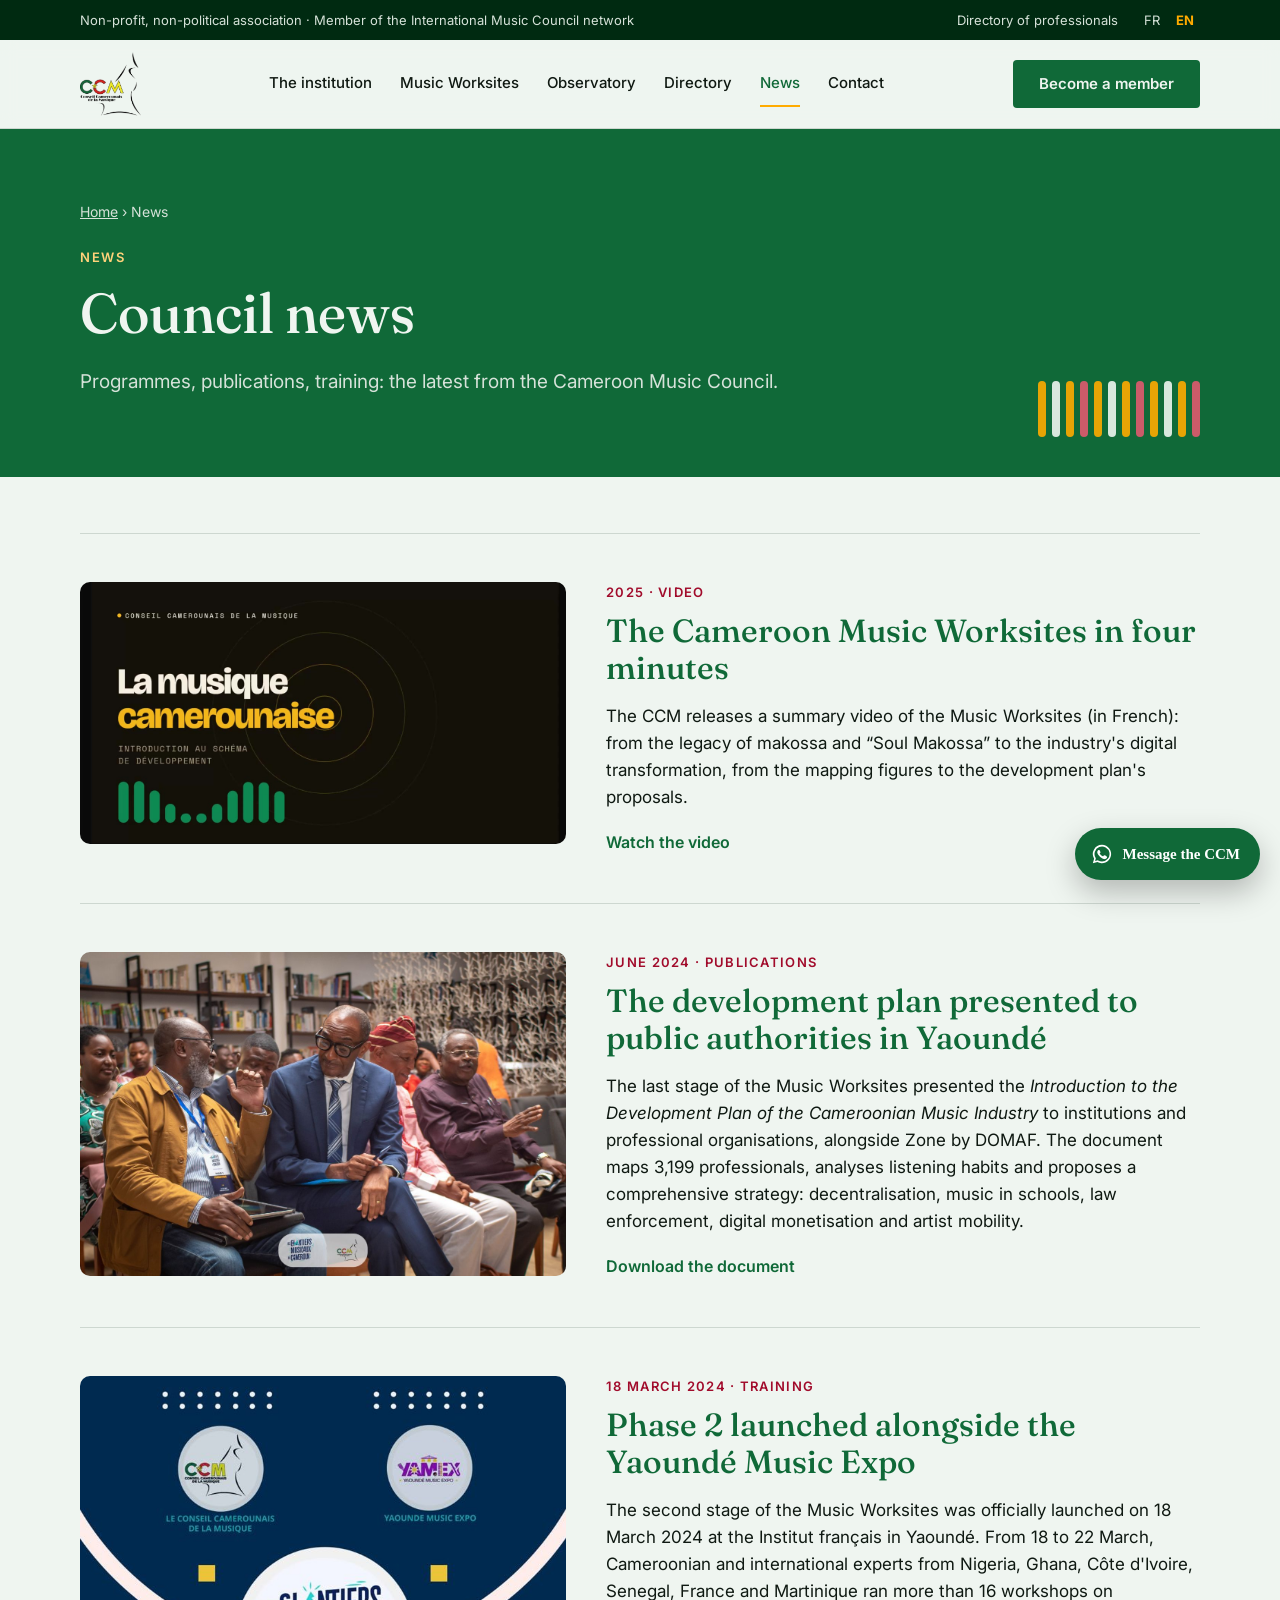
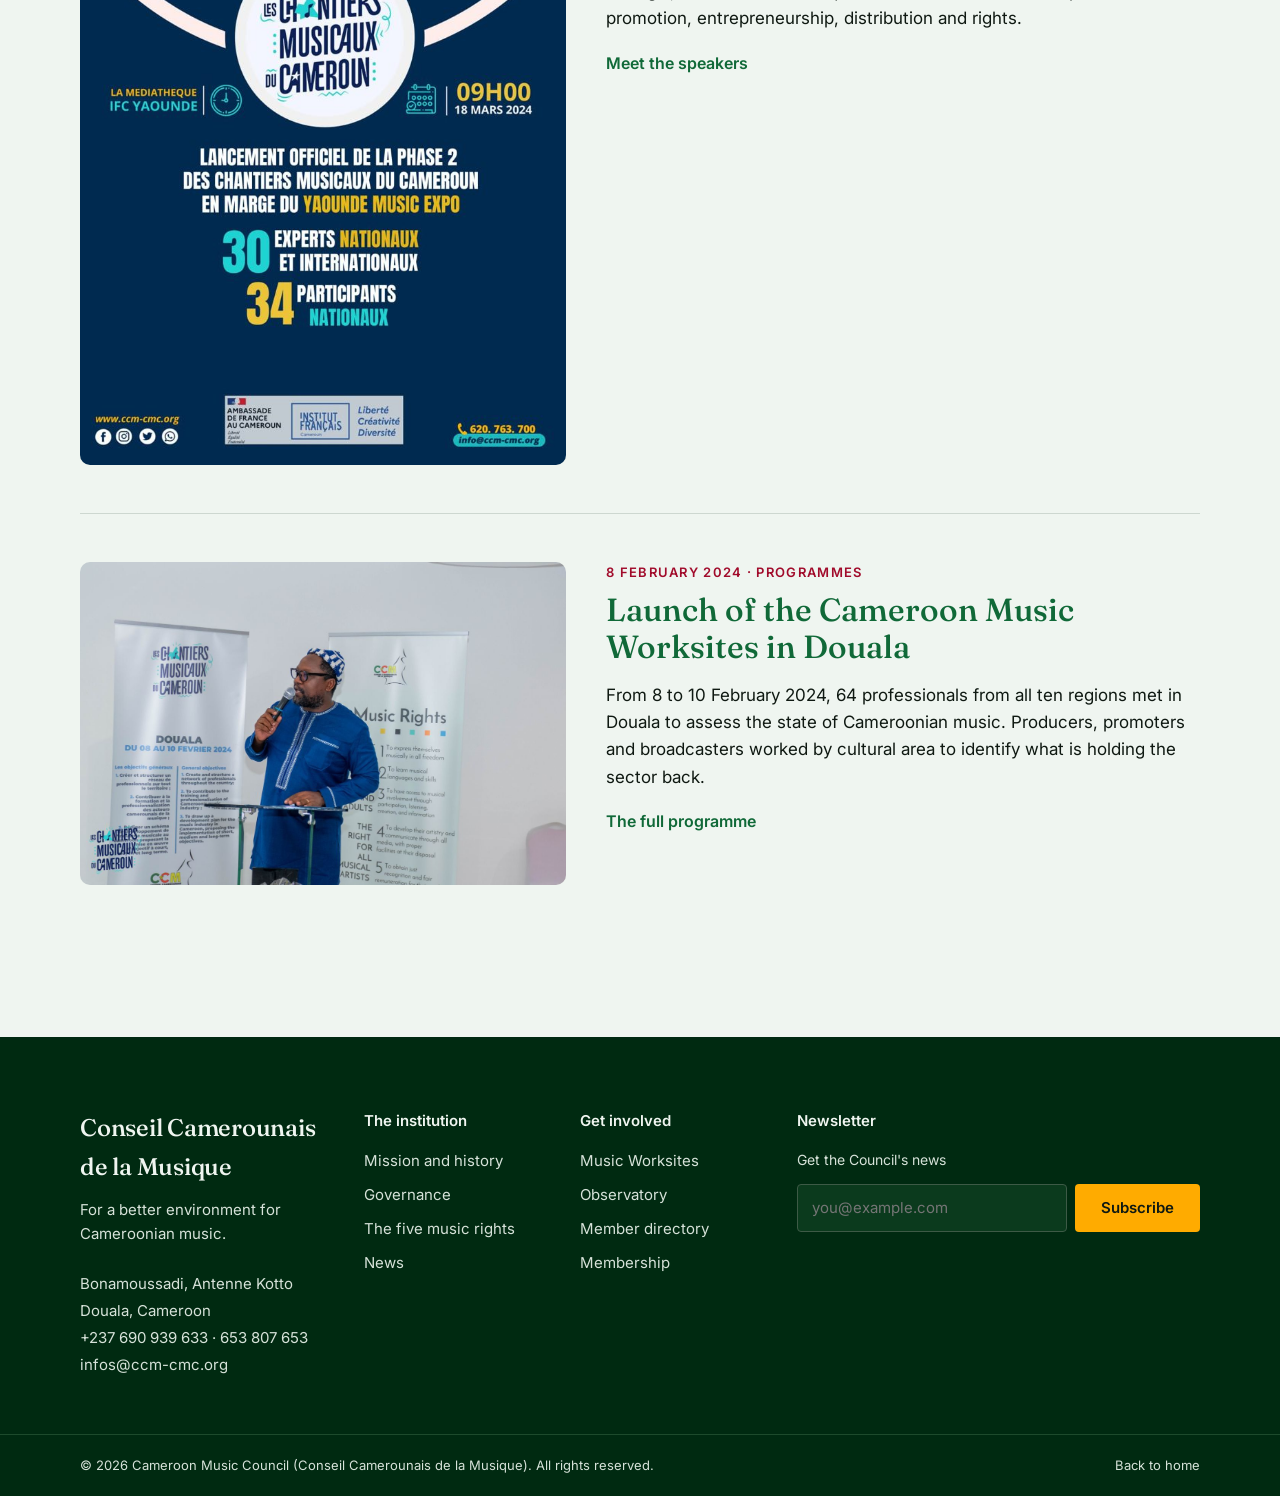
<file: en/actualites/index.html>
<!doctype html>
<html lang="en">
<head>
<meta charset="utf-8">
<meta name="viewport" content="width=device-width, initial-scale=1">
<title>News — Cameroon Music Council</title>
<meta name="description" content="News from the Cameroon Music Council: Music Worksites, publications, training and network life.">
<link rel="canonical" href="https://manmbailikol.github.io/ccm-site/en/actualites/">
<link rel="alternate" hreflang="fr" href="https://manmbailikol.github.io/ccm-site/actualites/">
<link rel="alternate" hreflang="en" href="https://manmbailikol.github.io/ccm-site/en/actualites/">
<meta property="og:title" content="News — Cameroon Music Council">
<meta property="og:description" content="News from the Cameroon Music Council: Music Worksites, publications, training and network life.">
<meta property="og:image" content="https://manmbailikol.github.io/ccm-site/assets/partage-ccm.jpg">
<meta property="og:type" content="website">
<meta property="og:locale" content="en_GB">
<meta name="twitter:card" content="summary_large_image">
<meta name="theme-color" content="#106938">
<link rel="icon" href="../../assets/logo-ccm.webp" type="image/webp">
<link rel="preconnect" href="https://fonts.googleapis.com">
<link href="https://fonts.googleapis.com/css2?family=Fraunces:opsz,wght@9..144,400;9..144,500;9..144,600&amp;family=Inter:wght@400;500;600;700&amp;family=Montserrat:ital,wght@0,500;0,700;0,800;1,500&amp;display=swap" rel="stylesheet">
<link rel="stylesheet" href="../../assets/css/site.css">
<!-- STATS -->
</head>
<body>
<a class="evitement" href="#contenu">Skip to content</a>
<div class="ccm">
<div style="background: var(--vert-nuit); color: #d6e2d9; font-size: 13px">
<div class="wrap" style="display: flex; justify-content: space-between; align-items: center; min-height: 40px; gap: 16px; flex-wrap: wrap">
<span>Non-profit, non-political association · Member of the International Music Council network</span>
<div style="display: flex; gap: 20px; align-items: center">
<a href="../annuaire/" style="color: #d6e2d9; text-decoration: none">Directory of professionals</a>
<div role="group" aria-label="Language" style="display: flex; gap: 4px">
<a href="../../actualites/" hreflang="fr" lang="fr" style="color: #d6e2d9; text-decoration: none; padding: 4px 6px">FR</a>
<a href="./" aria-current="true" style="color: var(--ambre); font-weight: 700; text-decoration: none; padding: 4px 6px">EN</a>
</div>
</div>
</div>
</div>
<header style="position: sticky; top: 0; z-index: 20; background: rgba(239,245,240,.94); backdrop-filter: blur(8px); border-bottom: 1px solid var(--filet)">
<div class="wrap" style="display: flex; align-items: center; justify-content: space-between; min-height: 88px; gap: 32px; position: relative">
<a href="../" aria-label="Cameroon Music Council, home" style="display: flex; align-items: center">
<img src="../../assets/logo-ccm.webp" alt="Cameroon Music Council logo" style="height: 64px; width: auto; display: block">
</a>
<nav class="nav" id="nav-principale" aria-label="Main navigation">
<a href="../institution/">The institution</a>
<a href="../chantiers/">Music Worksites</a>
<a href="../observatoire/">Observatory</a>
<a href="../annuaire/">Directory</a>
<a href="../actualites/" aria-current="page">News</a>
<a href="#contact">Contact</a>
</nav>
<div style="display: flex; gap: 12px; align-items: center">
<a class="btn btn-vert entete-cta" href="../#adhesion">Become a member</a>
<button type="button" id="menu-btn" class="menu-btn" aria-expanded="false" aria-controls="nav-principale" aria-label="Open menu"><svg aria-hidden="true" width="24" height="24" viewBox="0 0 24 24" fill="none" stroke="currentColor" stroke-width="2" stroke-linecap="round"><path d="M4 7h16M4 12h16M4 17h16"></path></svg></button>
</div>
</div>
</header>
<main id="contenu">
<section class="page-tete">
<div class="wrap">
<p class="fil entree"><a href="../">Home</a> › News</p>
<p style="margin: 0 0 16px; font-size: 13px; font-weight: 600; letter-spacing: .12em; text-transform: uppercase; color: var(--ambre)">News</p>
<h1 class="entree d1">Council news</h1>
<p class="intro entree d2">Programmes, publications, training: the latest from the Cameroon Music Council.</p>
</div>
<div class="eq" aria-hidden="true"><span></span><span></span><span></span><span></span><span></span><span></span><span></span><span></span><span></span><span></span><span></span><span></span></div>
</section>
<section class="section" style="padding-top: 56px"><div class="wrap">
<article id="video" class="article rv">
<img src="../../assets/video-chantiers-poster.jpg" alt="Title screen of the Music Worksites video" loading="lazy">
<div>
<p class="date">2025 · Video</p>
<h2>The Cameroon Music Worksites in four minutes</h2>
<p style="margin: 0 0 18px; font-size: 17px">The CCM releases a summary video of the Music Worksites (in French): from the legacy of makossa and “Soul Makossa” to the industry's digital transformation, from the mapping figures to the development plan's proposals.</p>
<a class="lien" href="../chantiers/#video">Watch the video</a>
</div>
</article>
<article id="restitution" class="article rv">
<img src="../../assets/yaounde-panel.jpg" alt="Round table presenting the findings" loading="lazy">
<div>
<p class="date">June 2024 · Publications</p>
<h2>The development plan presented to public authorities in Yaoundé</h2>
<p style="margin: 0 0 18px; font-size: 17px">The last stage of the Music Worksites presented the <em>Introduction to the Development Plan of the Cameroonian Music Industry</em> to institutions and professional organisations, alongside Zone by DOMAF. The document maps 3,199 professionals, analyses listening habits and proposes a comprehensive strategy: decentralisation, music in schools, law enforcement, digital monetisation and artist mobility.</p>
<a class="lien" href="../../docs/introduction-schema-developpement-industrie-musicale-camerounaise.pdf" download>Download the document</a>
</div>
</article>
<article id="phase2" class="article rv">
<img src="../../assets/affiche-lancement-phase2.jpg" alt="Poster for the phase 2 launch" loading="lazy">
<div>
<p class="date">18 March 2024 · Training</p>
<h2>Phase 2 launched alongside the Yaoundé Music Expo</h2>
<p style="margin: 0 0 18px; font-size: 17px">The second stage of the Music Worksites was officially launched on 18 March 2024 at the Institut français in Yaoundé. From 18 to 22 March, Cameroonian and international experts from Nigeria, Ghana, Côte d'Ivoire, Senegal, France and Martinique ran more than 16 workshops on promotion, entrepreneurship, distribution and rights.</p>
<a class="lien" href="../chantiers/#intervenants">Meet the speakers</a>
</div>
</article>
<article id="lancement" class="article rv">
<img src="../../assets/douala-phase1.jpg" alt="Opening of the Music Worksites in Douala" loading="lazy">
<div>
<p class="date">8 February 2024 · Programmes</p>
<h2>Launch of the Cameroon Music Worksites in Douala</h2>
<p style="margin: 0 0 18px; font-size: 17px">From 8 to 10 February 2024, 64 professionals from all ten regions met in Douala to assess the state of Cameroonian music. Producers, promoters and broadcasters worked by cultural area to identify what is holding the sector back.</p>
<a class="lien" href="../chantiers/">The full programme</a>
</div>
</article>
</div></section>
</main>
<footer id="contact" class="pied" style="background: var(--vert-nuit); color: #d6e2d9; font-size: 15px">
<div class="wrap pied-grille" style="display: grid; grid-template-columns: 1.4fr 1fr 1fr 1.4fr; gap: 48px; padding-top: 72px; padding-bottom: 56px">
<div>
<p class="serif" style="margin: 0 0 12px; font-size: 24px; color: var(--papier)">Conseil Camerounais de la Musique</p>
<p style="margin: 0">For a better environment for Cameroonian music.</p>
<address style="font-style: normal; margin-top: 24px; line-height: 1.8">
Bonamoussadi, Antenne Kotto<br>Douala, Cameroon<br>
<a href="tel:+237690939633">+237 690 939 633</a> · <a href="tel:+237653807653">653 807 653</a><br>
<a href="mailto:infos@ccm-cmc.org">infos@ccm-cmc.org</a>
</address>
</div>
<nav aria-label="The institution">
<p style="margin: 0 0 16px; color: var(--papier); font-weight: 600">The institution</p>
<ul style="list-style: none; margin: 0; padding: 0; display: grid; gap: 10px">
<li><a href="../institution/">Mission and history</a></li><li><a href="../institution/#gouvernance">Governance</a></li><li><a href="../institution/#droits">The five music rights</a></li><li><a href="../actualites/">News</a></li>
</ul>
</nav>
<nav aria-label="Get involved">
<p style="margin: 0 0 16px; color: var(--papier); font-weight: 600">Get involved</p>
<ul style="list-style: none; margin: 0; padding: 0; display: grid; gap: 10px">
<li><a href="../chantiers/">Music Worksites</a></li><li><a href="../observatoire/">Observatory</a></li><li><a href="../annuaire/">Member directory</a></li><li><a href="../#adhesion">Membership</a></li>
</ul>
</nav>
<form id="form-lettre" aria-label="Newsletter" style="display: flex; flex-direction: column; gap: 12px">
<p style="margin: 0 0 4px; color: var(--papier); font-weight: 600">Newsletter</p>
<label for="courriel" style="font-size: 14px">Get the Council's news</label>
<div style="display: flex; gap: 8px">
<input id="courriel" type="email" autocomplete="email" placeholder="you@example.com" style="flex: 1; min-width: 0; min-height: 48px; padding: 0 14px; border-radius: 4px; border: 1px solid #3d5a46; background: #0b3a1d; color: var(--papier)">
<button type="submit" class="btn btn-ambre">Subscribe</button>
</div>
</form>
</div>
<div style="border-top: 1px solid #1d4a2c">
<div class="wrap" style="display: flex; justify-content: space-between; gap: 16px; flex-wrap: wrap; padding-top: 20px; padding-bottom: 20px; font-size: 13px">
<span>© 2026 Cameroon Music Council (Conseil Camerounais de la Musique). All rights reserved.</span>
<a href="../">Back to home</a>
</div>
</div>
</footer>
</div>
<a class="whatsapp" href="https://wa.me/237690939633" target="_blank" rel="noopener" aria-label="Message the CCM on WhatsApp"><svg aria-hidden="true" width="22" height="22" viewBox="0 0 24 24" fill="currentColor"><path d="M12 2a10 10 0 0 0-8.6 15.1L2 22l5-1.3A10 10 0 1 0 12 2zm0 18.2a8.2 8.2 0 0 1-4.2-1.2l-.3-.2-3 .8.8-2.9-.2-.3A8.2 8.2 0 1 1 12 20.2zm4.5-6.1c-.2-.1-1.5-.7-1.7-.8s-.4-.1-.6.1-.7.8-.8 1-.3.2-.5.1a6.7 6.7 0 0 1-3.3-2.9c-.3-.4.2-.4.7-1.3a.4.4 0 0 0 0-.4l-.8-1.8c-.2-.5-.4-.4-.6-.4h-.5a1 1 0 0 0-.7.3 3 3 0 0 0-.9 2.2 5.2 5.2 0 0 0 1.1 2.7 11.8 11.8 0 0 0 4.5 4c1.7.7 2.3.8 3.2.6a2.7 2.7 0 0 0 1.8-1.3 2.2 2.2 0 0 0 .1-1.3c0-.1-.2-.2-.5-.3z"/></svg><span>Message the CCM</span></a>
<script>window.CCM_LANGUE="en";</script>
<script src="../../assets/js/site.js"></script>

</body>
</html>
</file>
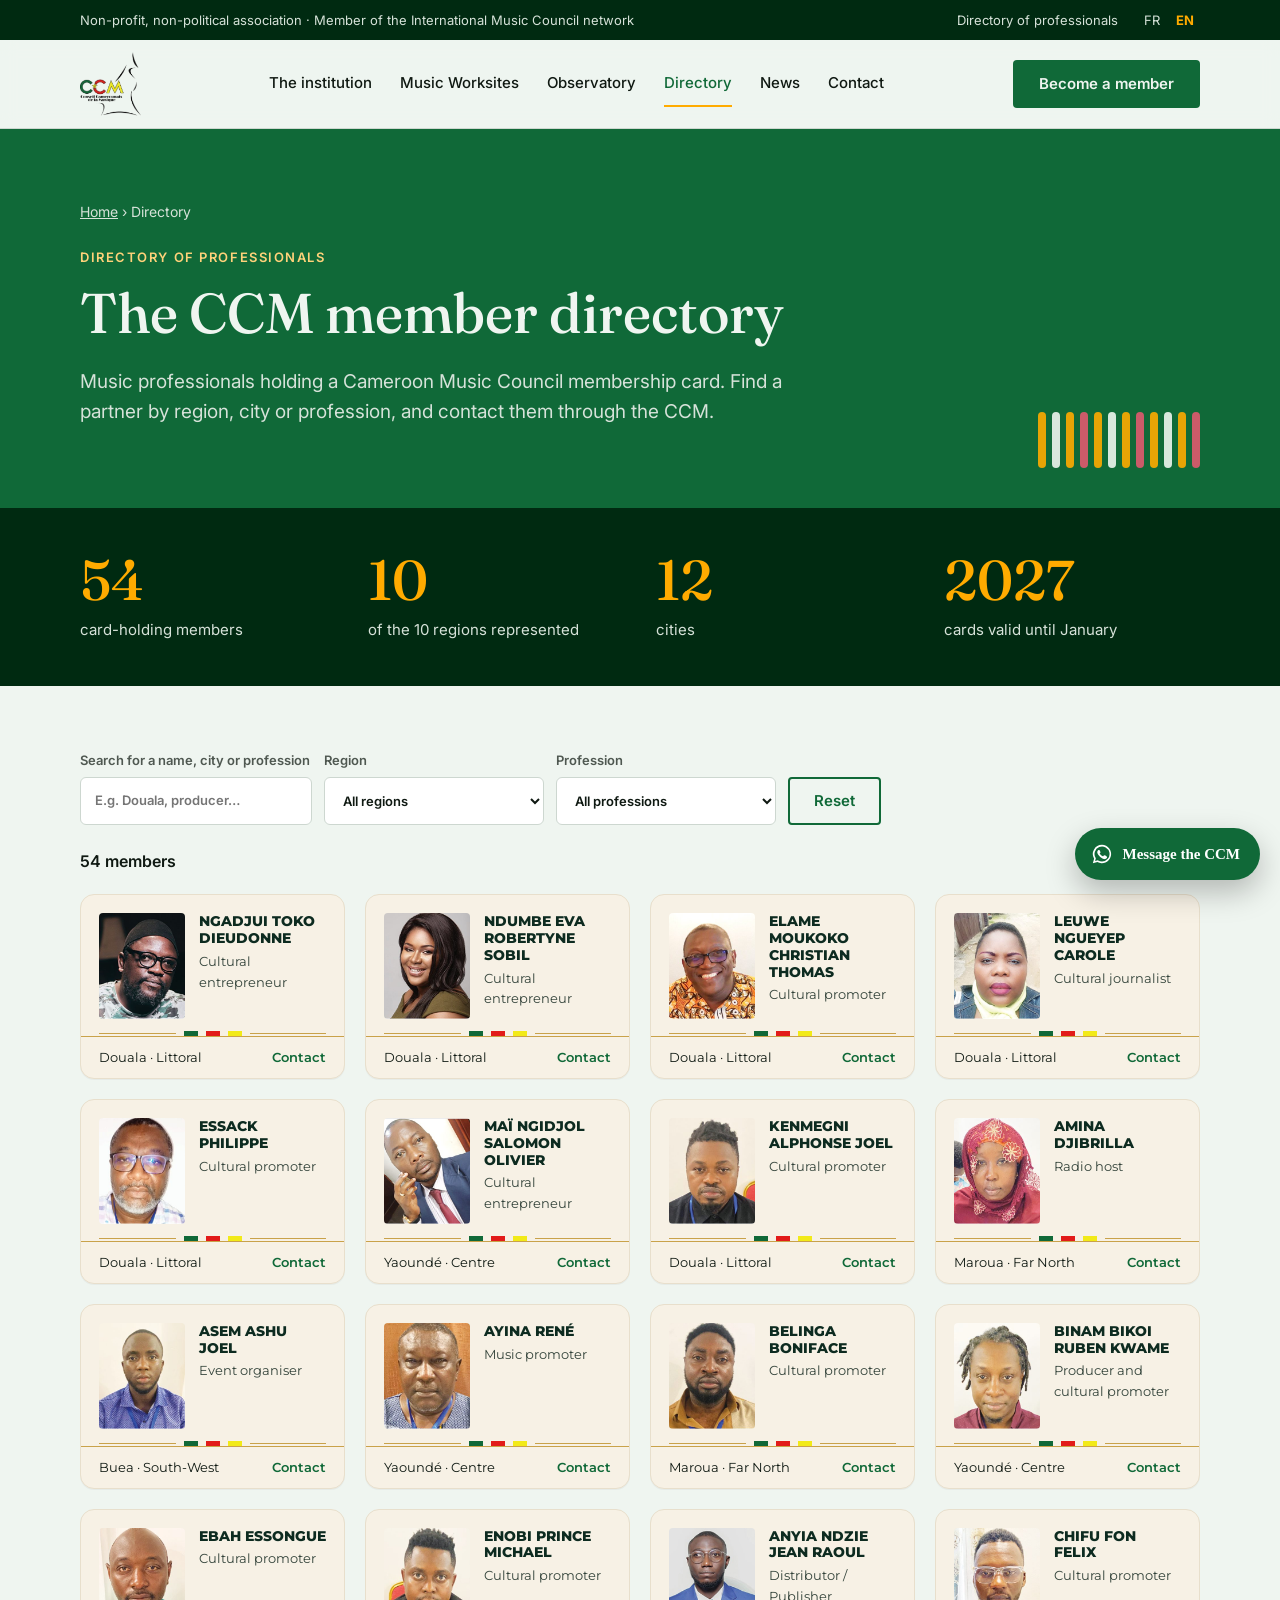
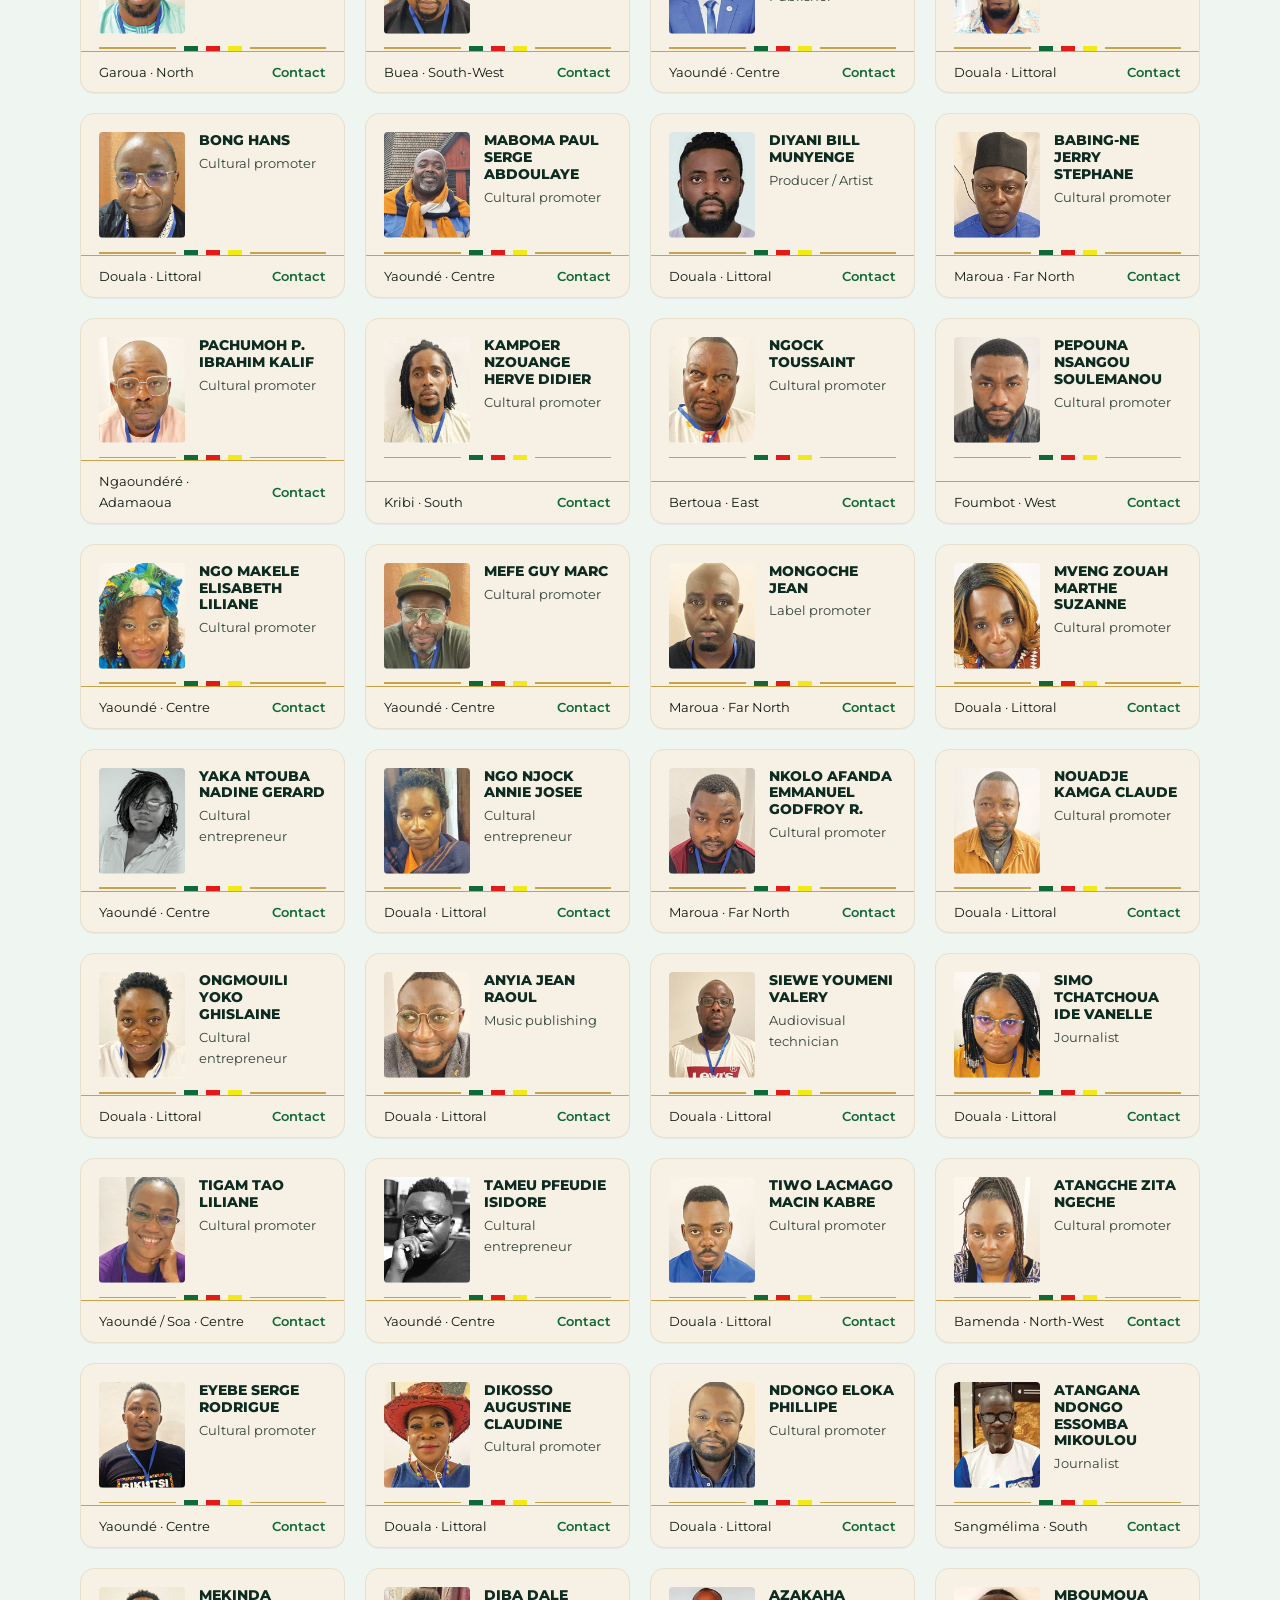
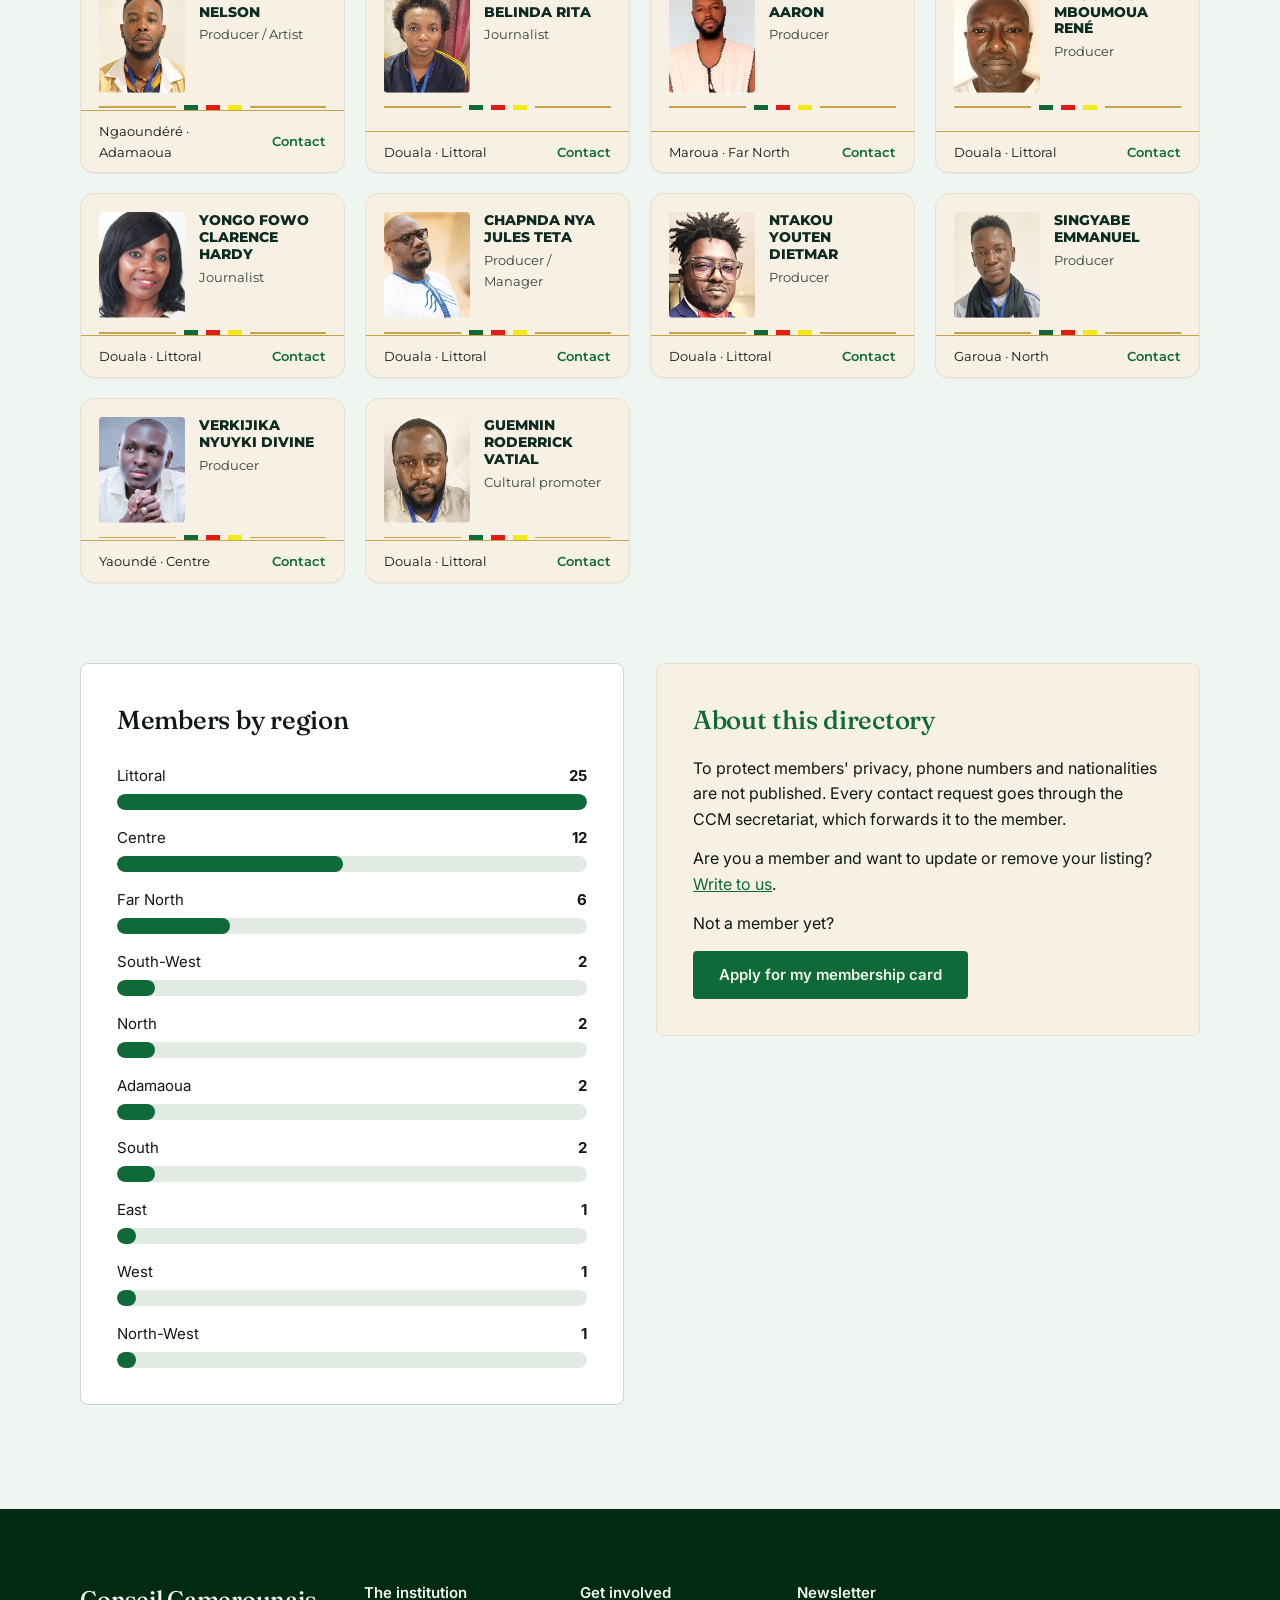
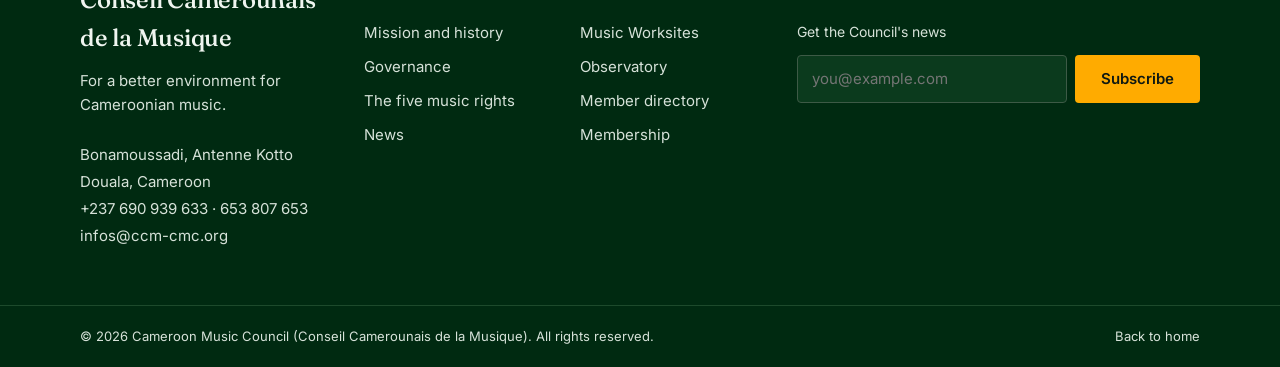
<file: en/annuaire/index.html>
<!doctype html>
<html lang="en">
<head>
<meta charset="utf-8">
<meta name="viewport" content="width=device-width, initial-scale=1">
<title>Member directory — Cameroon Music Council</title>
<meta name="description" content="Annuaire des 54 professionnels de la musique titulaires de la carte de membre du Conseil Camerounais de la Musique : promoteurs, producteurs, journalistes, éditeurs, dans 10 régions.">
<link rel="canonical" href="https://manmbailikol.github.io/ccm-site/en/annuaire/">
<link rel="alternate" hreflang="fr" href="https://manmbailikol.github.io/ccm-site/annuaire/">
<link rel="alternate" hreflang="en" href="https://manmbailikol.github.io/ccm-site/en/annuaire/">
<meta property="og:title" content="Member directory — Cameroon Music Council">
<meta property="og:description" content="Annuaire des 54 professionnels de la musique titulaires de la carte de membre du Conseil Camerounais de la Musique : promoteurs, producteurs, journalistes, éditeurs, dans 10 régions.">
<meta property="og:image" content="https://manmbailikol.github.io/ccm-site/assets/partage-ccm.jpg">
<meta property="og:type" content="website">
<meta property="og:locale" content="en_GB">
<meta name="twitter:card" content="summary_large_image">
<meta name="theme-color" content="#106938">
<link rel="icon" href="../../assets/logo-ccm.webp" type="image/webp">
<link rel="preconnect" href="https://fonts.googleapis.com">
<link href="https://fonts.googleapis.com/css2?family=Fraunces:opsz,wght@9..144,400;9..144,500;9..144,600&amp;family=Inter:wght@400;500;600;700&amp;family=Montserrat:ital,wght@0,500;0,700;0,800;1,500&amp;display=swap" rel="stylesheet">
<link rel="stylesheet" href="../../assets/css/site.css">
<!-- STATS -->
</head>
<body>
<a class="evitement" href="#contenu">Skip to content</a>
<div class="ccm">
<div style="background: var(--vert-nuit); color: #d6e2d9; font-size: 13px">
<div class="wrap" style="display: flex; justify-content: space-between; align-items: center; min-height: 40px; gap: 16px; flex-wrap: wrap">
<span>Non-profit, non-political association · Member of the International Music Council network</span>
<div style="display: flex; gap: 20px; align-items: center">
<a href="../annuaire/" style="color: #d6e2d9; text-decoration: none">Directory of professionals</a>
<div role="group" aria-label="Language" style="display: flex; gap: 4px">
<a href="../../annuaire/" hreflang="fr" lang="fr" style="color: #d6e2d9; text-decoration: none; padding: 4px 6px">FR</a>
<a href="./" aria-current="true" style="color: var(--ambre); font-weight: 700; text-decoration: none; padding: 4px 6px">EN</a>
</div>
</div>
</div>
</div>
<header style="position: sticky; top: 0; z-index: 20; background: rgba(239,245,240,.94); backdrop-filter: blur(8px); border-bottom: 1px solid var(--filet)">
<div class="wrap" style="display: flex; align-items: center; justify-content: space-between; min-height: 88px; gap: 32px; position: relative">
<a href="../" aria-label="Cameroon Music Council, home" style="display: flex; align-items: center">
<img src="../../assets/logo-ccm.webp" alt="Cameroon Music Council logo" style="height: 64px; width: auto; display: block">
</a>
<nav class="nav" id="nav-principale" aria-label="Main navigation">
<a href="../institution/">The institution</a>
<a href="../chantiers/">Music Worksites</a>
<a href="../observatoire/">Observatory</a>
<a href="../annuaire/" aria-current="page">Directory</a>
<a href="../actualites/">News</a>
<a href="#contact">Contact</a>
</nav>
<div style="display: flex; gap: 12px; align-items: center">
<a class="btn btn-vert entete-cta" href="../#adhesion">Become a member</a>
<button type="button" id="menu-btn" class="menu-btn" aria-expanded="false" aria-controls="nav-principale" aria-label="Open menu"><svg aria-hidden="true" width="24" height="24" viewBox="0 0 24 24" fill="none" stroke="currentColor" stroke-width="2" stroke-linecap="round"><path d="M4 7h16M4 12h16M4 17h16"></path></svg></button>
</div>
</div>
</header>
<main id="contenu">
<section class="page-tete">
<div class="wrap">
<p class="fil entree"><a href="../">Home</a> › Directory</p>
<p style="margin: 0 0 16px; font-size: 13px; font-weight: 600; letter-spacing: .12em; text-transform: uppercase; color: var(--ambre)">Directory of professionals</p>
<h1 class="entree d1">The CCM member directory</h1>
<p class="intro entree d2">Music professionals holding a Cameroon Music Council membership card. Find a partner by region, city or profession, and contact them through the CCM.</p>
</div>
<div class="eq" aria-hidden="true"><span></span><span></span><span></span><span></span><span></span><span></span><span></span><span></span><span></span><span></span><span></span><span></span></div>
</section>

<section aria-label="Directory figures" style="background: var(--vert-nuit); color: var(--papier)">
<div class="wrap bandeau" style="display: grid; grid-template-columns: repeat(4, minmax(0, 1fr)); gap: 32px; padding-top: 44px; padding-bottom: 44px">
<div><p class="chiffre"><span data-compte="54" data-dec="0">54</span></p><p style="margin: 10px 0 0; color: #d6e2d9; font-size: 15px">card-holding members</p></div>
<div><p class="chiffre"><span data-compte="10" data-dec="0">10</span></p><p style="margin: 10px 0 0; color: #d6e2d9; font-size: 15px">of the 10 regions represented</p></div>
<div><p class="chiffre"><span data-compte="12" data-dec="0">12</span></p><p style="margin: 10px 0 0; color: #d6e2d9; font-size: 15px">cities</p></div>
<div><p class="chiffre">2027</p><p style="margin: 10px 0 0; color: #d6e2d9; font-size: 15px">cards valid until January</p></div>
</div>
</section>

<section class="section" style="padding-top: 64px">
<div class="wrap">
<form class="filtres" role="search" aria-label="Search the directory" onsubmit="return false">
<label>Search for a name, city or profession<input type="search" id="q" placeholder="E.g. Douala, producer…" autocomplete="off"></label>
<label>Region<select id="f-region"><option value="">All regions</option></select></label>
<label>Profession<select id="f-fam"><option value="">All professions</option></select></label>
<button type="button" id="f-raz" class="btn btn-contour">Reset</button>
</form>
<p id="resultat" aria-live="polite" style="margin: 24px 0 20px; font-weight: 600"></p>
<div id="liste" class="membres"></div>
<div class="grid2" style="margin-top: 80px; gap: 32px; align-items: start">
<article class="carte rv" style="padding: 36px">
<h2 class="serif" style="margin: 0; font-size: 26px">Members by region</h2>
<div style="display: grid; gap: 16px; margin-top: 8px">
<div><div style="display: flex; justify-content: space-between; font-size: 15px; margin-bottom: 6px"><span>Littoral</span><strong>25</strong></div><div class="barre"><span style="width: 100%; background: var(--vert)"></span></div></div>
<div><div style="display: flex; justify-content: space-between; font-size: 15px; margin-bottom: 6px"><span>Centre</span><strong>12</strong></div><div class="barre"><span style="width: 48%; background: var(--vert)"></span></div></div>
<div><div style="display: flex; justify-content: space-between; font-size: 15px; margin-bottom: 6px"><span>Far North</span><strong>6</strong></div><div class="barre"><span style="width: 24%; background: var(--vert)"></span></div></div>
<div><div style="display: flex; justify-content: space-between; font-size: 15px; margin-bottom: 6px"><span>South-West</span><strong>2</strong></div><div class="barre"><span style="width: 8%; background: var(--vert)"></span></div></div>
<div><div style="display: flex; justify-content: space-between; font-size: 15px; margin-bottom: 6px"><span>North</span><strong>2</strong></div><div class="barre"><span style="width: 8%; background: var(--vert)"></span></div></div>
<div><div style="display: flex; justify-content: space-between; font-size: 15px; margin-bottom: 6px"><span>Adamaoua</span><strong>2</strong></div><div class="barre"><span style="width: 8%; background: var(--vert)"></span></div></div>
<div><div style="display: flex; justify-content: space-between; font-size: 15px; margin-bottom: 6px"><span>South</span><strong>2</strong></div><div class="barre"><span style="width: 8%; background: var(--vert)"></span></div></div>
<div><div style="display: flex; justify-content: space-between; font-size: 15px; margin-bottom: 6px"><span>East</span><strong>1</strong></div><div class="barre"><span style="width: 4%; background: var(--vert)"></span></div></div>
<div><div style="display: flex; justify-content: space-between; font-size: 15px; margin-bottom: 6px"><span>West</span><strong>1</strong></div><div class="barre"><span style="width: 4%; background: var(--vert)"></span></div></div>
<div><div style="display: flex; justify-content: space-between; font-size: 15px; margin-bottom: 6px"><span>North-West</span><strong>1</strong></div><div class="barre"><span style="width: 4%; background: var(--vert)"></span></div></div>
</div>
</article>
<article class="carte rv" style="padding: 36px; background: #f7f1e5; border-color: #e8dfcc">
<h2 class="serif" style="margin: 0; font-size: 26px; color: var(--vert)">About this directory</h2>
<p style="margin: 0">To protect members' privacy, phone numbers and nationalities are not published. Every contact request goes through the CCM secretariat, which forwards it to the member.</p>
<p style="margin: 0">Are you a member and want to update or remove your listing? <a href="mailto:infos@ccm-cmc.org?subject=Directory%3A%20update%20my%20listing">Write to us</a>.</p>
<p style="margin: 0">Not a member yet?</p>
<a class="btn btn-vert" href="../#adhesion" style="align-self: flex-start">Apply for my membership card</a>
</article>
</div>
</div>
</section>
</main>
<footer id="contact" class="pied" style="background: var(--vert-nuit); color: #d6e2d9; font-size: 15px">
<div class="wrap pied-grille" style="display: grid; grid-template-columns: 1.4fr 1fr 1fr 1.4fr; gap: 48px; padding-top: 72px; padding-bottom: 56px">
<div>
<p class="serif" style="margin: 0 0 12px; font-size: 24px; color: var(--papier)">Conseil Camerounais de la Musique</p>
<p style="margin: 0">For a better environment for Cameroonian music.</p>
<address style="font-style: normal; margin-top: 24px; line-height: 1.8">
Bonamoussadi, Antenne Kotto<br>Douala, Cameroon<br>
<a href="tel:+237690939633">+237 690 939 633</a> · <a href="tel:+237653807653">653 807 653</a><br>
<a href="mailto:infos@ccm-cmc.org">infos@ccm-cmc.org</a>
</address>
</div>
<nav aria-label="The institution">
<p style="margin: 0 0 16px; color: var(--papier); font-weight: 600">The institution</p>
<ul style="list-style: none; margin: 0; padding: 0; display: grid; gap: 10px">
<li><a href="../institution/">Mission and history</a></li><li><a href="../institution/#gouvernance">Governance</a></li><li><a href="../institution/#droits">The five music rights</a></li><li><a href="../actualites/">News</a></li>
</ul>
</nav>
<nav aria-label="Get involved">
<p style="margin: 0 0 16px; color: var(--papier); font-weight: 600">Get involved</p>
<ul style="list-style: none; margin: 0; padding: 0; display: grid; gap: 10px">
<li><a href="../chantiers/">Music Worksites</a></li><li><a href="../observatoire/">Observatory</a></li><li><a href="../annuaire/">Member directory</a></li><li><a href="../#adhesion">Membership</a></li>
</ul>
</nav>
<form id="form-lettre" aria-label="Newsletter" style="display: flex; flex-direction: column; gap: 12px">
<p style="margin: 0 0 4px; color: var(--papier); font-weight: 600">Newsletter</p>
<label for="courriel" style="font-size: 14px">Get the Council's news</label>
<div style="display: flex; gap: 8px">
<input id="courriel" type="email" autocomplete="email" placeholder="you@example.com" style="flex: 1; min-width: 0; min-height: 48px; padding: 0 14px; border-radius: 4px; border: 1px solid #3d5a46; background: #0b3a1d; color: var(--papier)">
<button type="submit" class="btn btn-ambre">Subscribe</button>
</div>
</form>
</div>
<div style="border-top: 1px solid #1d4a2c">
<div class="wrap" style="display: flex; justify-content: space-between; gap: 16px; flex-wrap: wrap; padding-top: 20px; padding-bottom: 20px; font-size: 13px">
<span>© 2026 Cameroon Music Council (Conseil Camerounais de la Musique). All rights reserved.</span>
<a href="../">Back to home</a>
</div>
</div>
</footer>
</div>
<a class="whatsapp" href="https://wa.me/237690939633" target="_blank" rel="noopener" aria-label="Message the CCM on WhatsApp"><svg aria-hidden="true" width="22" height="22" viewBox="0 0 24 24" fill="currentColor"><path d="M12 2a10 10 0 0 0-8.6 15.1L2 22l5-1.3A10 10 0 1 0 12 2zm0 18.2a8.2 8.2 0 0 1-4.2-1.2l-.3-.2-3 .8.8-2.9-.2-.3A8.2 8.2 0 1 1 12 20.2zm4.5-6.1c-.2-.1-1.5-.7-1.7-.8s-.4-.1-.6.1-.7.8-.8 1-.3.2-.5.1a6.7 6.7 0 0 1-3.3-2.9c-.3-.4.2-.4.7-1.3a.4.4 0 0 0 0-.4l-.8-1.8c-.2-.5-.4-.4-.6-.4h-.5a1 1 0 0 0-.7.3 3 3 0 0 0-.9 2.2 5.2 5.2 0 0 0 1.1 2.7 11.8 11.8 0 0 0 4.5 4c1.7.7 2.3.8 3.2.6a2.7 2.7 0 0 0 1.8-1.3 2.2 2.2 0 0 0 .1-1.3c0-.1-.2-.2-.5-.3z"/></svg><span>Message the CCM</span></a>
<script>window.CCM_LANGUE="en";</script>
<script src="../../assets/js/site.js"></script>
<script>
var CCM_MEMBRES = [{"nom": "NGADJUI TOKO DIEUDONNE", "metier": "Cultural entrepreneur", "fam": "Cultural entrepreneurship", "region": "Littoral", "ville": "Douala", "photo": "ngadjui-toko-dieudonne.jpg", "valide": "Janvier 2027"}, {"nom": "NDUMBE EVA ROBERTYNE SOBIL", "metier": "Cultural entrepreneur", "fam": "Cultural entrepreneurship", "region": "Littoral", "ville": "Douala", "photo": "ndumbe-eva-robertyne-sobil.jpg", "valide": "Janvier 2027"}, {"nom": "ELAME MOUKOKO CHRISTIAN THOMAS", "metier": "Cultural promoter", "fam": "Promotion and events", "region": "Littoral", "ville": "Douala", "photo": "elame-moukoko-christian-thomas.jpg", "valide": "Janvier 2027"}, {"nom": "LEUWE NGUEYEP CAROLE", "metier": "Cultural journalist", "fam": "Media", "region": "Littoral", "ville": "Douala", "photo": "leuwe-ngueyep-carole.jpg", "valide": "Janvier 2027"}, {"nom": "ESSACK PHILIPPE", "metier": "Cultural promoter", "fam": "Promotion and events", "region": "Littoral", "ville": "Douala", "photo": "essack-philippe.jpg", "valide": "Janvier 2027"}, {"nom": "MAÏ NGIDJOL SALOMON OLIVIER", "metier": "Cultural entrepreneur", "fam": "Cultural entrepreneurship", "region": "Centre", "ville": "Yaoundé", "photo": "mai-ngidjol-salomon-olivier.jpg", "valide": "Janvier 2027"}, {"nom": "KENMEGNI ALPHONSE JOEL", "metier": "Cultural promoter", "fam": "Promotion and events", "region": "Littoral", "ville": "Douala", "photo": "kenmegni-alphonse-joel.jpg", "valide": "Janvier 2027"}, {"nom": "AMINA DJIBRILLA", "metier": "Radio host", "fam": "Media", "region": "Far North", "ville": "Maroua", "photo": "amina-djibrilla.jpg", "valide": "Janvier 2027"}, {"nom": "ASEM ASHU JOEL", "metier": "Event organiser", "fam": "Promotion and events", "region": "South-West", "ville": "Buea", "photo": "asem-ashu-joel.jpg", "valide": "Janvier 2027"}, {"nom": "AYINA RENÉ", "metier": "Music promoter", "fam": "Promotion and events", "region": "Centre", "ville": "Yaoundé", "photo": "ayina-rene.jpg", "valide": "Janvier 2027"}, {"nom": "BELINGA BONIFACE", "metier": "Cultural promoter", "fam": "Promotion and events", "region": "Far North", "ville": "Maroua", "photo": "belinga-boniface.jpg", "valide": "Janvier 2027"}, {"nom": "BINAM BIKOI RUBEN KWAME", "metier": "Producer and cultural promoter", "fam": "Production", "region": "Centre", "ville": "Yaoundé", "photo": "binam-bikoi-ruben-kwame.jpg", "valide": "Janvier 2027"}, {"nom": "EBAH ESSONGUE", "metier": "Cultural promoter", "fam": "Promotion and events", "region": "North", "ville": "Garoua", "photo": "ebah-essongue.jpg", "valide": "Janvier 2027"}, {"nom": "ENOBI PRINCE MICHAEL", "metier": "Cultural promoter", "fam": "Promotion and events", "region": "South-West", "ville": "Buea", "photo": "enobi-prince-michael.jpg", "valide": "Janvier 2027"}, {"nom": "ANYIA NDZIE JEAN RAOUL", "metier": "Distributor / Publisher", "fam": "Publishing and distribution", "region": "Centre", "ville": "Yaoundé", "photo": "anyia-ndzie-jean-raoul.jpg", "valide": "Janvier 2027"}, {"nom": "CHIFU FON FELIX", "metier": "Cultural promoter", "fam": "Promotion and events", "region": "Littoral", "ville": "Douala", "photo": "chifu-fon-felix.jpg", "valide": "Janvier 2027"}, {"nom": "BONG HANS", "metier": "Cultural promoter", "fam": "Promotion and events", "region": "Littoral", "ville": "Douala", "photo": "bong-hans.jpg", "valide": "Janvier 2027"}, {"nom": "MABOMA PAUL SERGE ABDOULAYE", "metier": "Cultural promoter", "fam": "Promotion and events", "region": "Centre", "ville": "Yaoundé", "photo": "maboma-paul-serge-abdoulaye.jpg", "valide": "Janvier 2027"}, {"nom": "DIYANI BILL MUNYENGE", "metier": "Producer / Artist", "fam": "Production", "region": "Littoral", "ville": "Douala", "photo": "diyani-bill-munyenge.jpg", "valide": "Janvier 2027"}, {"nom": "BABING-NE JERRY STEPHANE", "metier": "Cultural promoter", "fam": "Promotion and events", "region": "Far North", "ville": "Maroua", "photo": "babing-ne-jerry-stephane.jpg", "valide": "Janvier 2027"}, {"nom": "PACHUMOH P. IBRAHIM KALIF", "metier": "Cultural promoter", "fam": "Promotion and events", "region": "Adamaoua", "ville": "Ngaoundéré", "photo": "pachumoh-p-ibrahim-kalif.jpg", "valide": "Janvier 2027"}, {"nom": "KAMPOER NZOUANGE HERVE DIDIER", "metier": "Cultural promoter", "fam": "Promotion and events", "region": "South", "ville": "Kribi", "photo": "kampoer-nzouange-herve-didier.jpg", "valide": "Janvier 2027"}, {"nom": "NGOCK TOUSSAINT", "metier": "Cultural promoter", "fam": "Promotion and events", "region": "East", "ville": "Bertoua", "photo": "ngock-toussaint.jpg", "valide": "Janvier 2027"}, {"nom": "PEPOUNA NSANGOU SOULEMANOU", "metier": "Cultural promoter", "fam": "Promotion and events", "region": "West", "ville": "Foumbot", "photo": "pepouna-nsangou-soulemanou.jpg", "valide": "Janvier 2027"}, {"nom": "NGO MAKELE ELISABETH LILIANE", "metier": "Cultural promoter", "fam": "Promotion and events", "region": "Centre", "ville": "Yaoundé", "photo": "ngo-makele-elisabeth-liliane.jpg", "valide": "Janvier 2027"}, {"nom": "MEFE GUY MARC", "metier": "Cultural promoter", "fam": "Promotion and events", "region": "Centre", "ville": "Yaoundé", "photo": "mefe-guy-marc.jpg", "valide": "Janvier 2027"}, {"nom": "MONGOCHE JEAN", "metier": "Label promoter", "fam": "Promotion and events", "region": "Far North", "ville": "Maroua", "photo": "mongoche-jean.jpg", "valide": "Janvier 2027"}, {"nom": "MVENG ZOUAH MARTHE SUZANNE", "metier": "Cultural promoter", "fam": "Promotion and events", "region": "Littoral", "ville": "Douala", "photo": "mveng-zouah-marthe-suzanne.jpg", "valide": "Janvier 2027"}, {"nom": "YAKA NTOUBA NADINE GERARD", "metier": "Cultural entrepreneur", "fam": "Cultural entrepreneurship", "region": "Centre", "ville": "Yaoundé", "photo": "yaka-ntouba-nadine-gerard.jpg", "valide": "Janvier 2027"}, {"nom": "NGO NJOCK ANNIE JOSEE", "metier": "Cultural entrepreneur", "fam": "Cultural entrepreneurship", "region": "Littoral", "ville": "Douala", "photo": "ngo-njock-annie-josee.jpg", "valide": "Janvier 2027"}, {"nom": "NKOLO AFANDA EMMANUEL GODFROY R.", "metier": "Cultural promoter", "fam": "Promotion and events", "region": "Far North", "ville": "Maroua", "photo": "nkolo-afanda-emmanuel-godfroy-r.jpg", "valide": "Janvier 2027"}, {"nom": "NOUADJE KAMGA CLAUDE", "metier": "Cultural promoter", "fam": "Promotion and events", "region": "Littoral", "ville": "Douala", "photo": "nouadje-kamga-claude.jpg", "valide": "Janvier 2027"}, {"nom": "ONGMOUILI YOKO GHISLAINE", "metier": "Cultural entrepreneur", "fam": "Cultural entrepreneurship", "region": "Littoral", "ville": "Douala", "photo": "ongmouili-yoko-ghislaine.jpg", "valide": "Janvier 2027"}, {"nom": "ANYIA JEAN RAOUL", "metier": "Music publishing", "fam": "Publishing and distribution", "region": "Littoral", "ville": "Douala", "photo": "anyia-jean-raoul.jpg", "valide": "Janvier 2027"}, {"nom": "SIEWE YOUMENI VALERY", "metier": "Audiovisual technician", "fam": "Technical", "region": "Littoral", "ville": "Douala", "photo": "siewe-youmeni-valery.jpg", "valide": "Janvier 2027"}, {"nom": "SIMO TCHATCHOUA IDE VANELLE", "metier": "Journalist", "fam": "Media", "region": "Littoral", "ville": "Douala", "photo": "simo-tchatchoua-ide-vanelle.jpg", "valide": "Janvier 2027"}, {"nom": "TIGAM TAO LILIANE", "metier": "Cultural promoter", "fam": "Promotion and events", "region": "Centre", "ville": "Yaoundé / Soa", "photo": "tigam-tao-liliane.jpg", "valide": "Janvier 2027"}, {"nom": "TAMEU PFEUDIE ISIDORE", "metier": "Cultural entrepreneur", "fam": "Cultural entrepreneurship", "region": "Centre", "ville": "Yaoundé", "photo": "tameu-pfeudie-isidore.jpg", "valide": "Janvier 2027"}, {"nom": "TIWO LACMAGO MACIN KABRE", "metier": "Cultural promoter", "fam": "Promotion and events", "region": "Littoral", "ville": "Douala", "photo": "tiwo-lacmago-macin-kabre.jpg", "valide": "Janvier 2027"}, {"nom": "ATANGCHE ZITA NGECHE", "metier": "Cultural promoter", "fam": "Promotion and events", "region": "North-West", "ville": "Bamenda", "photo": "atangche-zita-ngeche.jpg", "valide": "Janvier 2027"}, {"nom": "EYEBE SERGE RODRIGUE", "metier": "Cultural promoter", "fam": "Promotion and events", "region": "Centre", "ville": "Yaoundé", "photo": "eyebe-serge-rodrigue.jpg", "valide": "Janvier 2027"}, {"nom": "DIKOSSO AUGUSTINE CLAUDINE", "metier": "Cultural promoter", "fam": "Promotion and events", "region": "Littoral", "ville": "Douala", "photo": "dikosso-augustine-claudine.jpg", "valide": "Janvier 2027"}, {"nom": "NDONGO ELOKA PHILLIPE", "metier": "Cultural promoter", "fam": "Promotion and events", "region": "Littoral", "ville": "Douala", "photo": "ndongo-eloka-phillipe.jpg", "valide": "Janvier 2027"}, {"nom": "ATANGANA NDONGO ESSOMBA MIKOULOU", "metier": "Journalist", "fam": "Media", "region": "South", "ville": "Sangmélima", "photo": "atangana-ndongo-essomba-mikoulou.jpg", "valide": "Janvier 2027"}, {"nom": "MEKINDA NELSON", "metier": "Producer / Artist", "fam": "Production", "region": "Adamaoua", "ville": "Ngaoundéré", "photo": "mekinda-nelson.jpg", "valide": "Janvier 2027"}, {"nom": "DIBA DALE BELINDA RITA", "metier": "Journalist", "fam": "Media", "region": "Littoral", "ville": "Douala", "photo": "diba-dale-belinda-rita.jpg", "valide": "Janvier 2027"}, {"nom": "AZAKAHA AARON", "metier": "Producer", "fam": "Production", "region": "Far North", "ville": "Maroua", "photo": "azakaha-aaron.jpg", "valide": "Janvier 2027"}, {"nom": "MBOUMOUA MBOUMOUA RENÉ", "metier": "Producer", "fam": "Production", "region": "Littoral", "ville": "Douala", "photo": "mboumoua-mboumoua-rene.jpg", "valide": "Janvier 2027"}, {"nom": "YONGO FOWO CLARENCE HARDY", "metier": "Journalist", "fam": "Media", "region": "Littoral", "ville": "Douala", "photo": "yongo-fowo-clarence-hardy.jpg", "valide": "Janvier 2027"}, {"nom": "CHAPNDA NYA JULES TETA", "metier": "Producer / Manager", "fam": "Production", "region": "Littoral", "ville": "Douala", "photo": "chapnda-nya-jules-teta.jpg", "valide": "Janvier 2027"}, {"nom": "NTAKOU YOUTEN DIETMAR", "metier": "Producer", "fam": "Production", "region": "Littoral", "ville": "Douala", "photo": "ntakou-youten-dietmar.jpg", "valide": "Janvier 2027"}, {"nom": "SINGYABE EMMANUEL", "metier": "Producer", "fam": "Production", "region": "North", "ville": "Garoua", "photo": "singyabe-emmanuel.jpg", "valide": "Janvier 2027"}, {"nom": "VERKIJIKA NYUYKI DIVINE", "metier": "Producer", "fam": "Production", "region": "Centre", "ville": "Yaoundé", "photo": "verkijika-nyuyki-divine.jpg", "valide": "Janvier 2027"}, {"nom": "GUEMNIN RODERRICK VATIAL", "metier": "Cultural promoter", "fam": "Promotion and events", "region": "Littoral", "ville": "Douala", "photo": "guemnin-roderrick-vatial.jpg", "valide": "Janvier 2027"}];
(function () {
  function $(i) { return document.getElementById(i); }
  function norm(s) { return s.normalize('NFD').replace(/[\u0300-\u036f]/g, '').toLowerCase(); }
  function esc(s) { return s.replace(/[&<>"]/g, function (c) { return { '&': '&amp;', '<': '&lt;', '>': '&gt;', '"': '&quot;' }[c]; }); }
  var regs = {}, fams = {};
  CCM_MEMBRES.forEach(function (m) { regs[m.region] = 1; fams[m.fam] = 1; });
  Object.keys(regs).sort().forEach(function (r) { $('f-region').insertAdjacentHTML('beforeend', '<option>' + esc(r) + '</option>'); });
  Object.keys(fams).sort().forEach(function (f) { $('f-fam').insertAdjacentHTML('beforeend', '<option>' + esc(f) + '</option>'); });
  var params = new URLSearchParams(location.search);
  if (params.get('region')) $('f-region').value = params.get('region');
  function rendre() {
    var q = norm($('q').value.trim()), r = $('f-region').value, f = $('f-fam').value;
    var l = CCM_MEMBRES.filter(function (m) {
      return (!r || m.region === r) && (!f || m.fam === f) && (!q || norm(m.nom + ' ' + m.metier + ' ' + m.ville + ' ' + m.region).indexOf(q) > -1);
    });
    $('resultat').textContent = l.length + (l.length > 1 ? ' members' : ' member') + (l.length === CCM_MEMBRES.length ? '' : ' of ' + CCM_MEMBRES.length);
    $('liste').innerHTML = l.length ? l.map(function (m) {
      var sujet = encodeURIComponent('Directory: introduction request for ' + m.nom);
      return '<article class="membre">' +
        '<div class="membre-haut"><img src="../../assets/membres/' + m.photo + '" alt="Photo de ' + esc(m.nom) + '" loading="lazy" width="86" height="106">' +
        '<div><h3>' + esc(m.nom) + '</h3><p class="metier">' + esc(m.metier) + '</p></div></div>' +
        '<div class="filet-tri" aria-hidden="true" style="padding:0 18px"><i></i><b style="background:#106938"></b><b style="background:#e21b19"></b><b style="background:#f2ea18"></b><i></i></div>' +
        '<div class="membre-bas"><span>' + esc(m.ville) + ' · ' + esc(m.region) + '</span><a href="mailto:infos@ccm-cmc.org?subject=' + sujet + '">Contact</a></div></article>';
    }).join('') : '<p class="vide">No member matches this search.</p>';
  }
  ['q', 'f-region', 'f-fam'].forEach(function (i) { $(i).addEventListener('input', rendre); });
  $('f-raz').addEventListener('click', function () { $('q').value = ''; $('f-region').value = ''; $('f-fam').value = ''; rendre(); $('q').focus(); });
  rendre();
})();
</script>
</body>
</html>
</file>
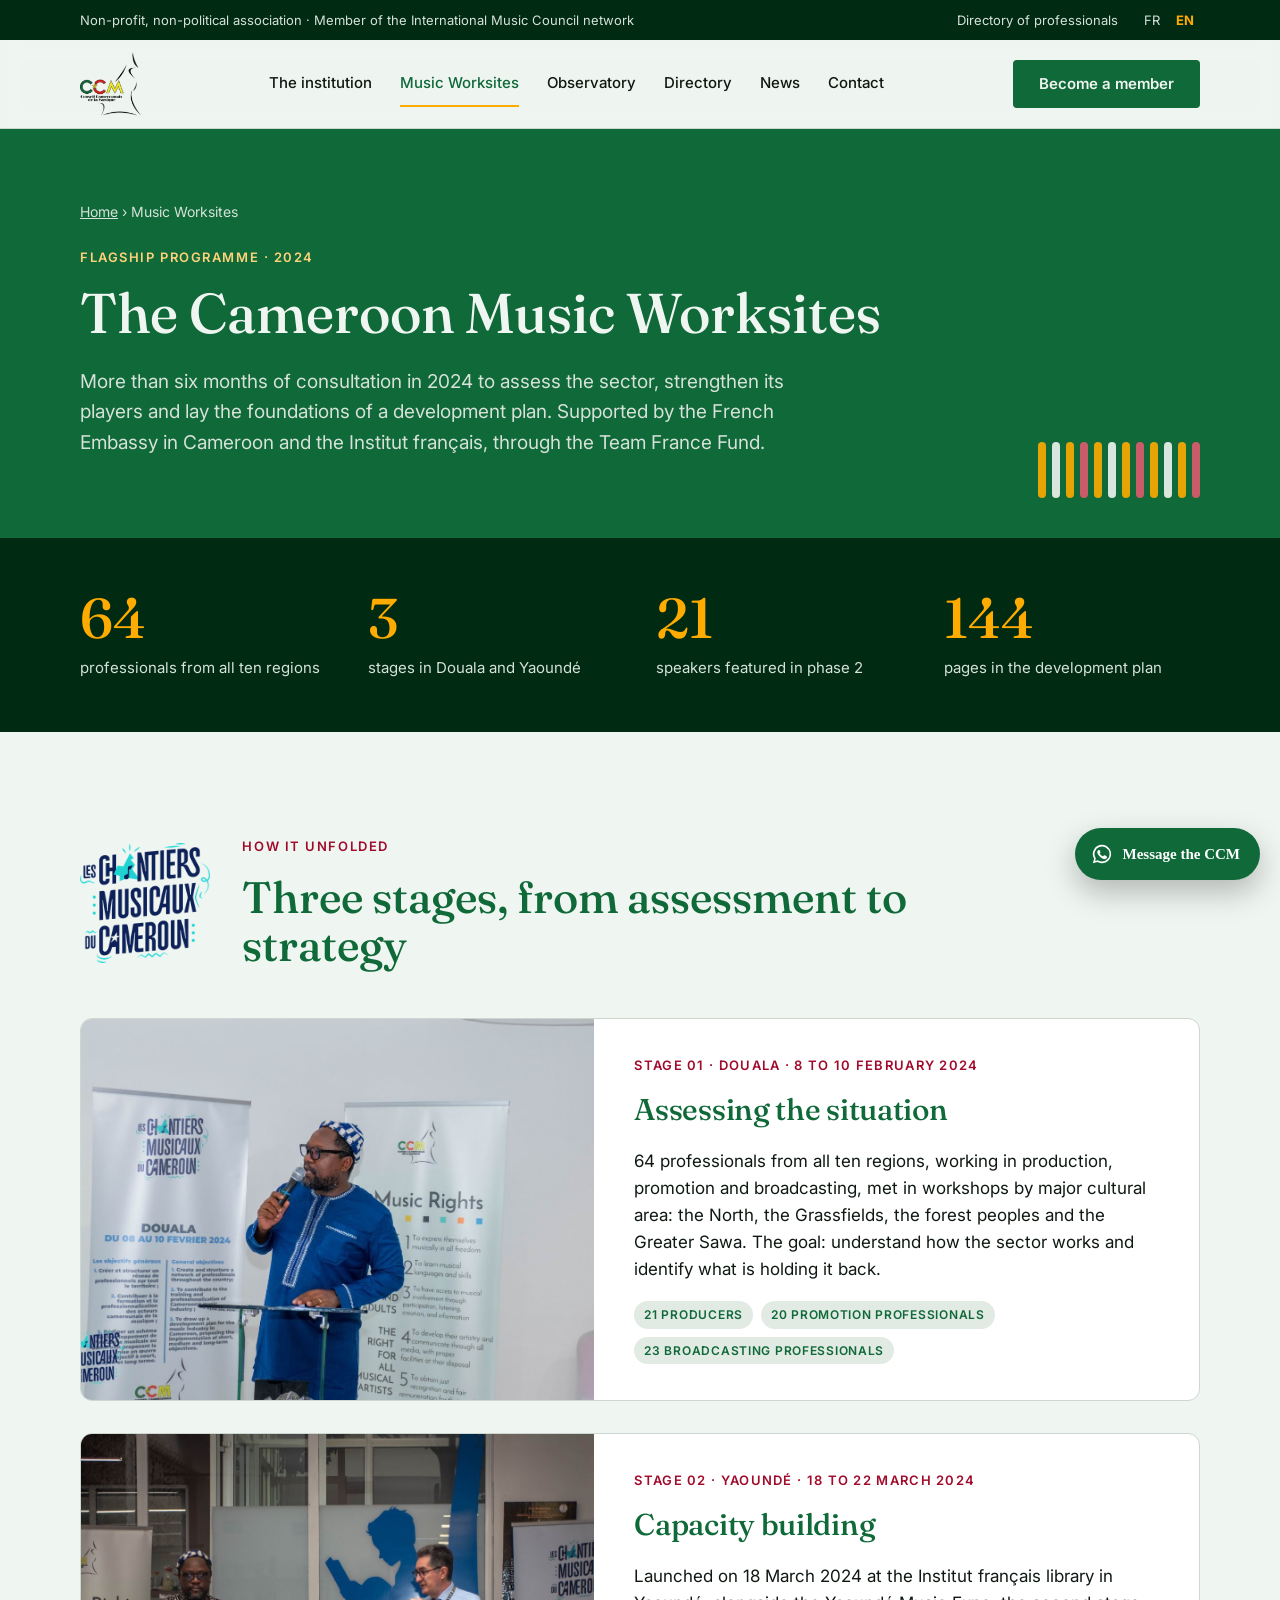
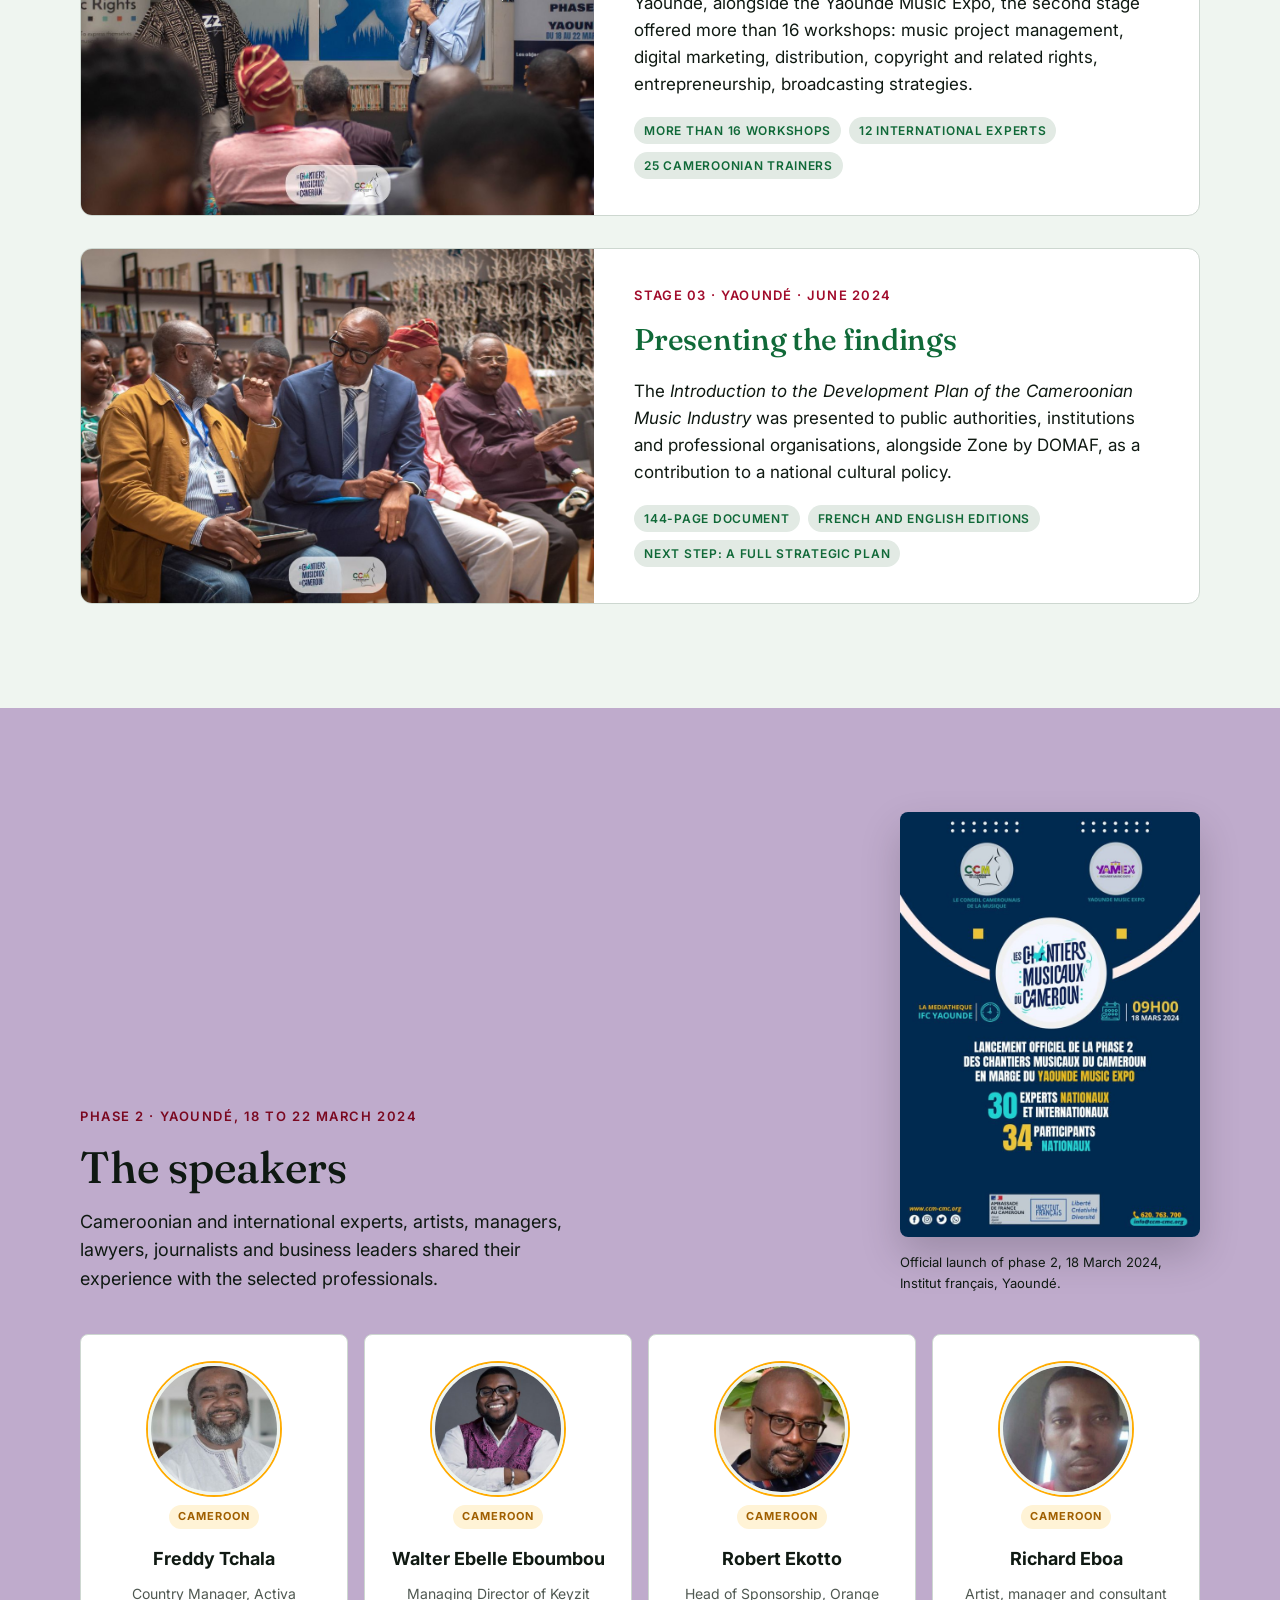
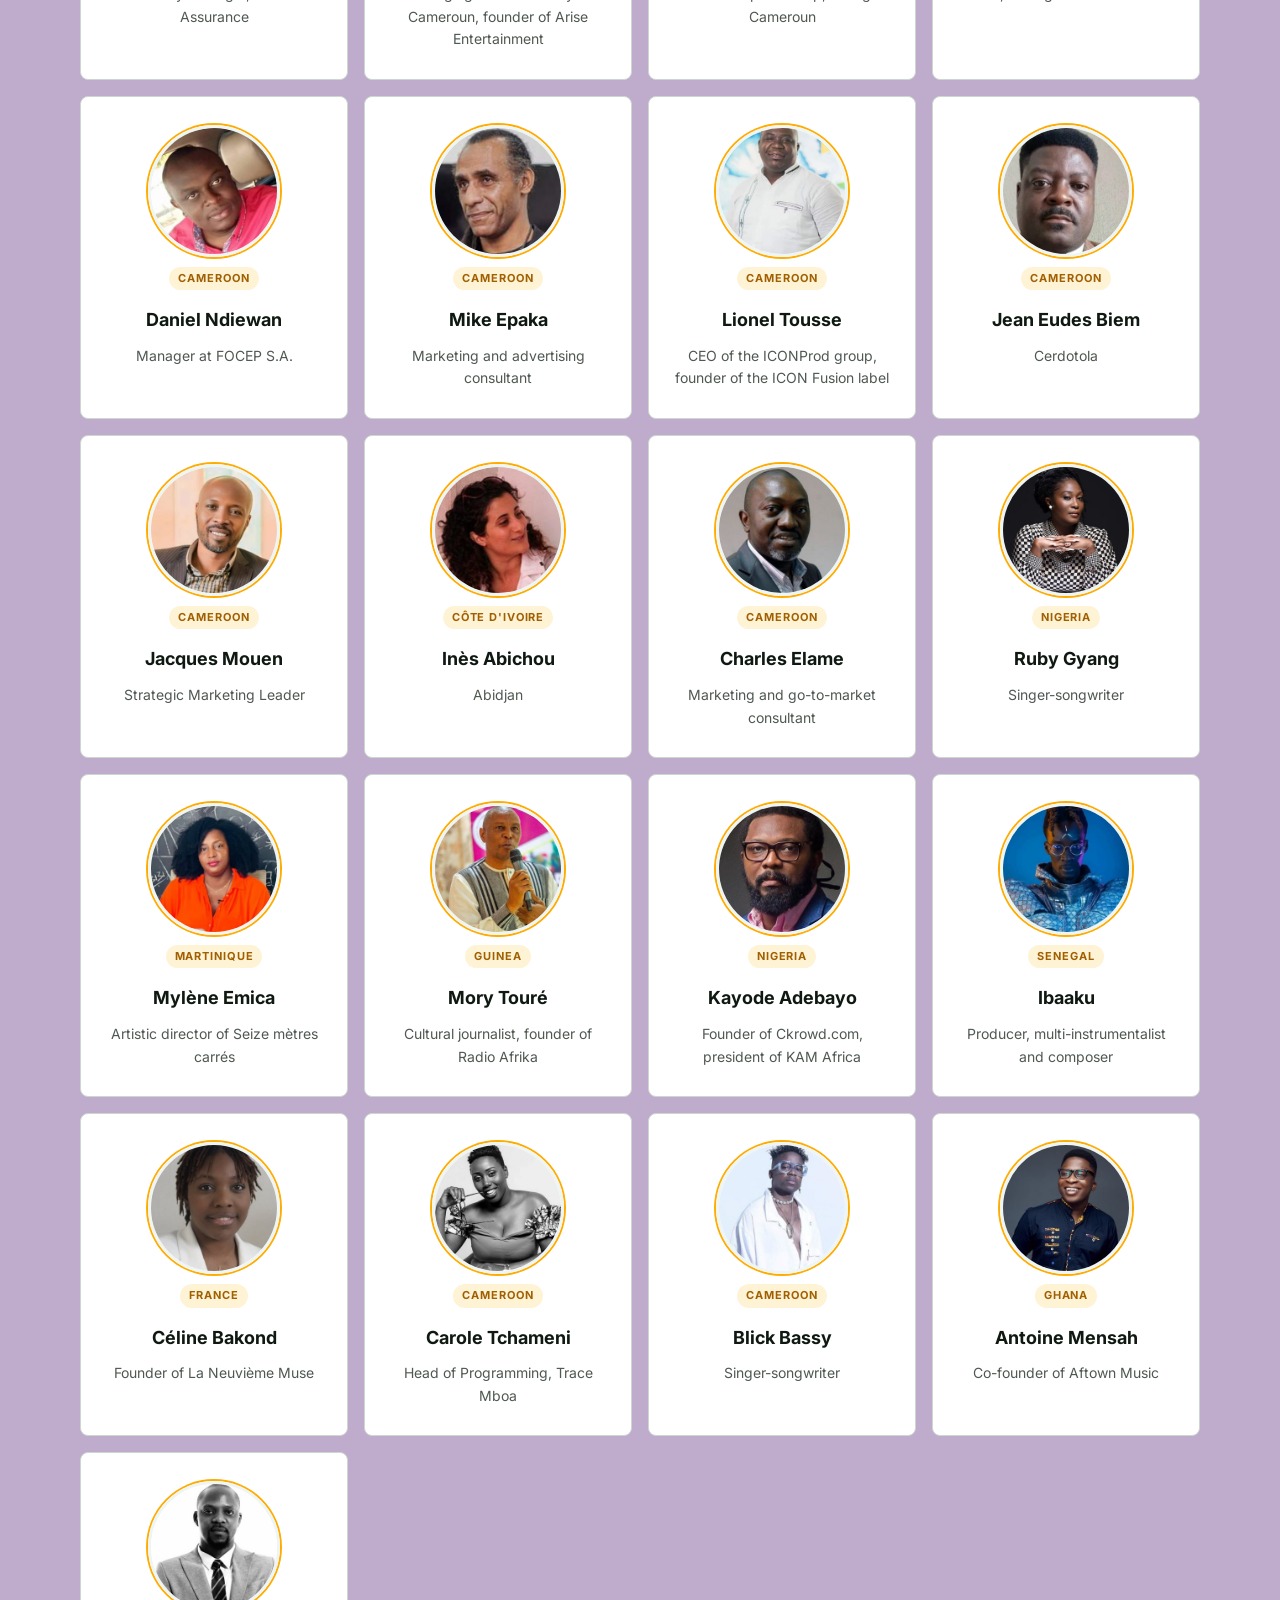
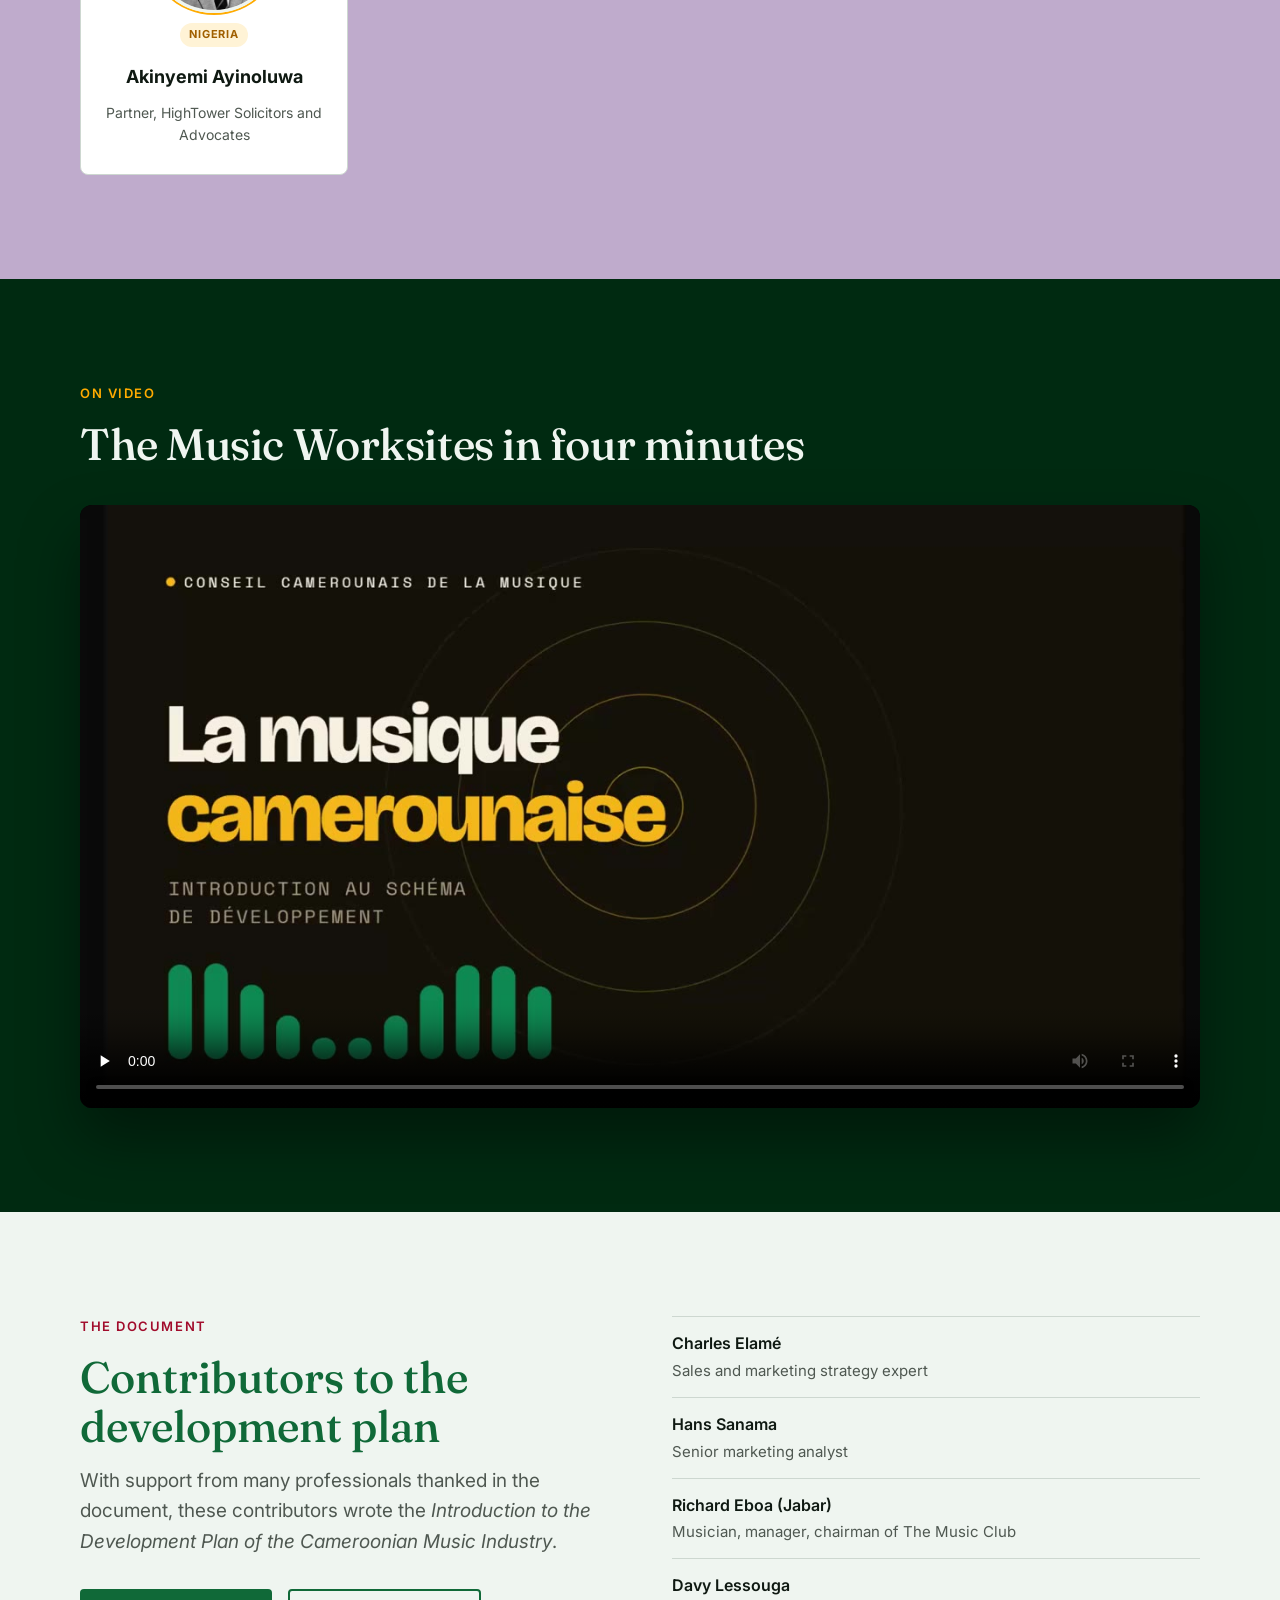
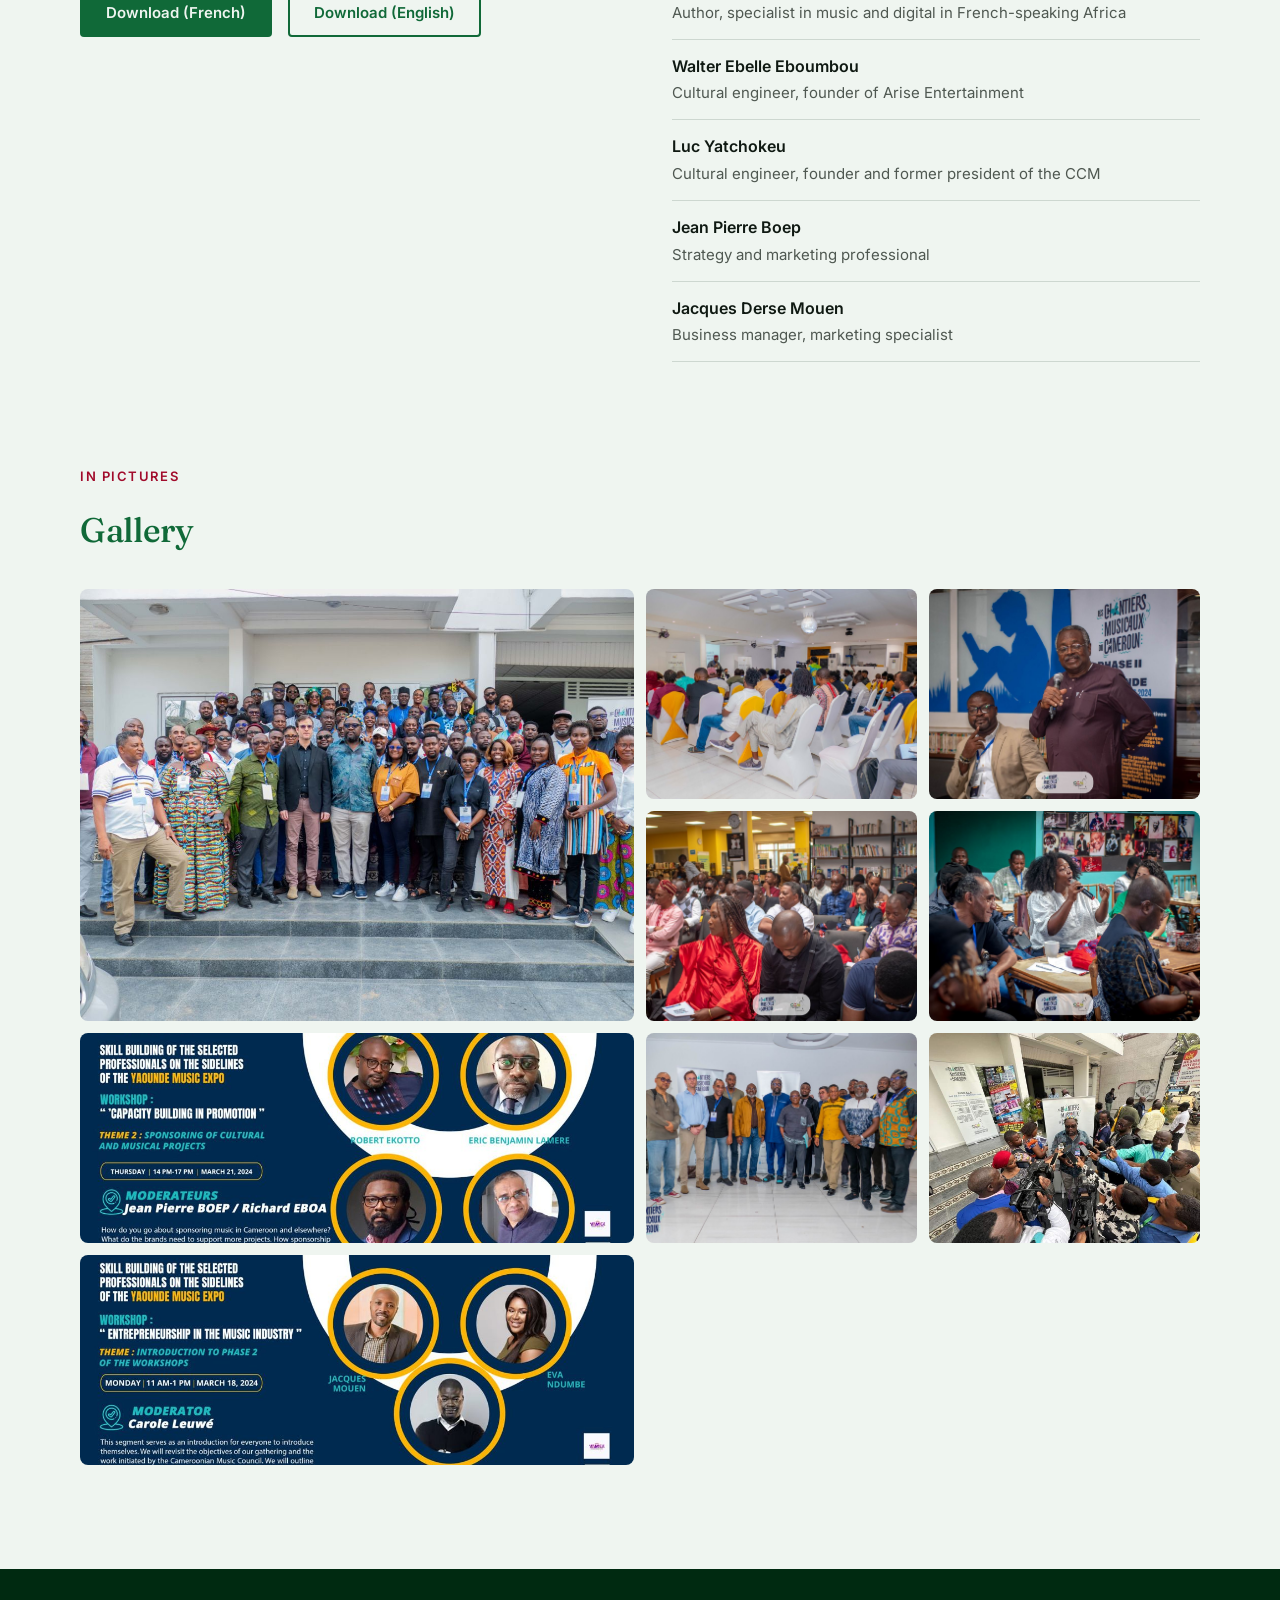
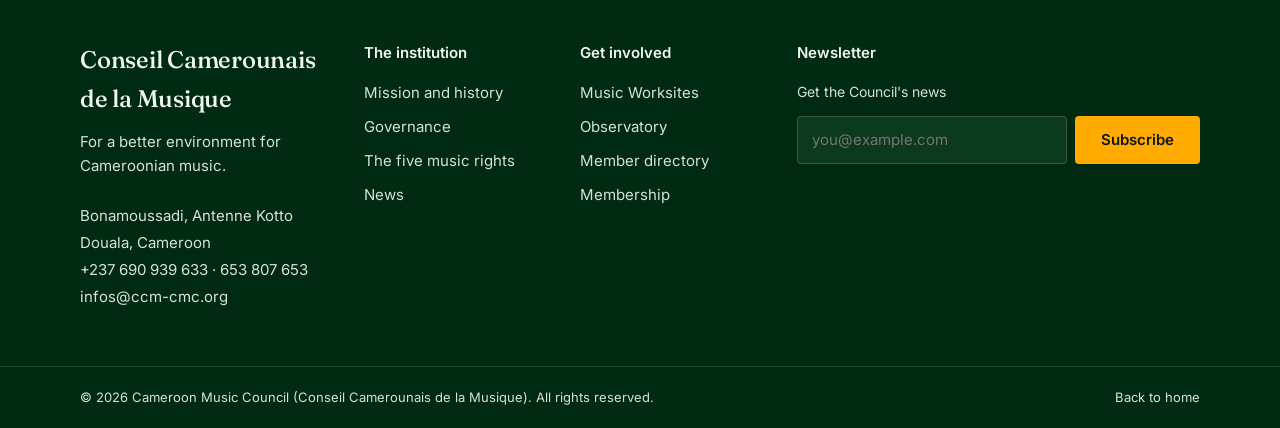
<file: en/chantiers/index.html>
<!doctype html>
<html lang="en">
<head>
<meta charset="utf-8">
<meta name="viewport" content="width=device-width, initial-scale=1">
<title>The Cameroon Music Worksites — Cameroon Music Council</title>
<meta name="description" content="The Cameroon Music Worksites: three stages in Douala and Yaoundé in 2024, 64 professionals, international experts and a development plan for the music industry.">
<link rel="canonical" href="https://manmbailikol.github.io/ccm-site/en/chantiers/">
<link rel="alternate" hreflang="fr" href="https://manmbailikol.github.io/ccm-site/chantiers/">
<link rel="alternate" hreflang="en" href="https://manmbailikol.github.io/ccm-site/en/chantiers/">
<meta property="og:title" content="The Cameroon Music Worksites — Cameroon Music Council">
<meta property="og:description" content="The Cameroon Music Worksites: three stages in Douala and Yaoundé in 2024, 64 professionals, international experts and a development plan for the music industry.">
<meta property="og:image" content="https://manmbailikol.github.io/ccm-site/assets/partage-ccm.jpg">
<meta property="og:type" content="website">
<meta property="og:locale" content="en_GB">
<meta name="twitter:card" content="summary_large_image">
<meta name="theme-color" content="#106938">
<link rel="icon" href="../../assets/logo-ccm.webp" type="image/webp">
<link rel="preconnect" href="https://fonts.googleapis.com">
<link href="https://fonts.googleapis.com/css2?family=Fraunces:opsz,wght@9..144,400;9..144,500;9..144,600&amp;family=Inter:wght@400;500;600;700&amp;family=Montserrat:ital,wght@0,500;0,700;0,800;1,500&amp;display=swap" rel="stylesheet">
<link rel="stylesheet" href="../../assets/css/site.css">
<!-- STATS -->
</head>
<body>
<a class="evitement" href="#contenu">Skip to content</a>
<div class="ccm">
<div style="background: var(--vert-nuit); color: #d6e2d9; font-size: 13px">
<div class="wrap" style="display: flex; justify-content: space-between; align-items: center; min-height: 40px; gap: 16px; flex-wrap: wrap">
<span>Non-profit, non-political association · Member of the International Music Council network</span>
<div style="display: flex; gap: 20px; align-items: center">
<a href="../annuaire/" style="color: #d6e2d9; text-decoration: none">Directory of professionals</a>
<div role="group" aria-label="Language" style="display: flex; gap: 4px">
<a href="../../chantiers/" hreflang="fr" lang="fr" style="color: #d6e2d9; text-decoration: none; padding: 4px 6px">FR</a>
<a href="./" aria-current="true" style="color: var(--ambre); font-weight: 700; text-decoration: none; padding: 4px 6px">EN</a>
</div>
</div>
</div>
</div>
<header style="position: sticky; top: 0; z-index: 20; background: rgba(239,245,240,.94); backdrop-filter: blur(8px); border-bottom: 1px solid var(--filet)">
<div class="wrap" style="display: flex; align-items: center; justify-content: space-between; min-height: 88px; gap: 32px; position: relative">
<a href="../" aria-label="Cameroon Music Council, home" style="display: flex; align-items: center">
<img src="../../assets/logo-ccm.webp" alt="Cameroon Music Council logo" style="height: 64px; width: auto; display: block">
</a>
<nav class="nav" id="nav-principale" aria-label="Main navigation">
<a href="../institution/">The institution</a>
<a href="../chantiers/" aria-current="page">Music Worksites</a>
<a href="../observatoire/">Observatory</a>
<a href="../annuaire/">Directory</a>
<a href="../actualites/">News</a>
<a href="#contact">Contact</a>
</nav>
<div style="display: flex; gap: 12px; align-items: center">
<a class="btn btn-vert entete-cta" href="../#adhesion">Become a member</a>
<button type="button" id="menu-btn" class="menu-btn" aria-expanded="false" aria-controls="nav-principale" aria-label="Open menu"><svg aria-hidden="true" width="24" height="24" viewBox="0 0 24 24" fill="none" stroke="currentColor" stroke-width="2" stroke-linecap="round"><path d="M4 7h16M4 12h16M4 17h16"></path></svg></button>
</div>
</div>
</header>
<main id="contenu">
<section class="page-tete">
<div class="wrap">
<p class="fil entree"><a href="../">Home</a> › Music Worksites</p>
<p style="margin: 0 0 16px; font-size: 13px; font-weight: 600; letter-spacing: .12em; text-transform: uppercase; color: var(--ambre)">Flagship programme · 2024</p>
<h1 class="entree d1">The Cameroon Music Worksites</h1>
<p class="intro entree d2">More than six months of consultation in 2024 to assess the sector, strengthen its players and lay the foundations of a development plan. Supported by the French Embassy in Cameroon and the Institut français, through the Team France Fund.</p>
</div>
<div class="eq" aria-hidden="true"><span></span><span></span><span></span><span></span><span></span><span></span><span></span><span></span><span></span><span></span><span></span><span></span></div>
</section>

<section aria-label="Key figures" style="background: var(--vert-nuit); color: var(--papier)">
<div class="wrap bandeau" style="display: grid; grid-template-columns: repeat(4, minmax(0, 1fr)); gap: 32px; padding-top: 52px; padding-bottom: 52px">
<div><p class="chiffre"><span data-compte="64" data-dec="0">64</span></p><p style="margin: 10px 0 0; color: #d6e2d9; font-size: 15px">professionals from all ten regions</p></div>
<div><p class="chiffre"><span data-compte="3" data-dec="0">3</span></p><p style="margin: 10px 0 0; color: #d6e2d9; font-size: 15px">stages in Douala and Yaoundé</p></div>
<div><p class="chiffre"><span data-compte="21" data-dec="0">21</span></p><p style="margin: 10px 0 0; color: #d6e2d9; font-size: 15px">speakers featured in phase 2</p></div>
<div><p class="chiffre"><span data-compte="144" data-dec="0">144</span></p><p style="margin: 10px 0 0; color: #d6e2d9; font-size: 15px">pages in the development plan</p></div>
</div>
</section>

<section class="section">
<div class="wrap">
<div class="rv" style="display: flex; gap: 32px; align-items: center; flex-wrap: wrap; margin-bottom: 48px">
<img src="../../assets/chantiers.png" alt="Cameroon Music Worksites logo" style="height: 120px; width: auto">
<div style="max-width: 680px">
<p class="eyebrow">How it unfolded</p>
<h2 class="h2">Three stages, from assessment to strategy</h2>
</div>
</div>
<div style="display: flex; flex-direction: column; gap: 32px">
<article class="phase-ligne rv" style="display: grid; grid-template-columns: minmax(0, 1fr) minmax(0, 1.1fr); gap: 40px; align-items: stretch; background: #fff; border: 1px solid var(--filet); border-radius: 12px; overflow: hidden">
<img src="../../assets/douala-phase1.jpg" alt="Speech during the first stage in Douala" loading="lazy" style="width: 100%; height: 100%; min-height: 300px; object-fit: cover; display: block">
<div style="padding: 36px 40px 36px 0">
<p style="margin: 0; font-size: 13px; font-weight: 600; letter-spacing: .1em; text-transform: uppercase; color: var(--bordeaux)">Stage 01 · Douala · 8 to 10 February 2024</p>
<h3 class="serif" style="margin: 10px 0 14px; font-size: 30px; color: var(--vert)">Assessing the situation</h3>
<p style="margin: 0; font-size: 17px">64 professionals from all ten regions, working in production, promotion and broadcasting, met in workshops by major cultural area: the North, the Grassfields, the forest peoples and the Greater Sawa. The goal: understand how the sector works and identify what is holding it back.</p>
<ul style="list-style: none; margin: 18px 0 0; padding: 0; display: flex; gap: 8px; flex-wrap: wrap"><li class="tag">21 producers</li><li class="tag">20 promotion professionals</li><li class="tag">23 broadcasting professionals</li></ul>
</div>
</article>
<article class="phase-ligne rv" style="display: grid; grid-template-columns: minmax(0, 1fr) minmax(0, 1.1fr); gap: 40px; align-items: stretch; background: #fff; border: 1px solid var(--filet); border-radius: 12px; overflow: hidden">
<img src="../../assets/yaounde-phase2.jpg" alt="Capacity-building workshop in Yaoundé" loading="lazy" style="width: 100%; height: 100%; min-height: 300px; object-fit: cover; display: block">
<div style="padding: 36px 40px 36px 0">
<p style="margin: 0; font-size: 13px; font-weight: 600; letter-spacing: .1em; text-transform: uppercase; color: var(--bordeaux)">Stage 02 · Yaoundé · 18 to 22 March 2024</p>
<h3 class="serif" style="margin: 10px 0 14px; font-size: 30px; color: var(--vert)">Capacity building</h3>
<p style="margin: 0; font-size: 17px">Launched on 18 March 2024 at the Institut français library in Yaoundé, alongside the Yaoundé Music Expo, the second stage offered more than 16 workshops: music project management, digital marketing, distribution, copyright and related rights, entrepreneurship, broadcasting strategies.</p>
<ul style="list-style: none; margin: 18px 0 0; padding: 0; display: flex; gap: 8px; flex-wrap: wrap"><li class="tag">More than 16 workshops</li><li class="tag">12 international experts</li><li class="tag">25 Cameroonian trainers</li></ul>
</div>
</article>
<article class="phase-ligne rv" style="display: grid; grid-template-columns: minmax(0, 1fr) minmax(0, 1.1fr); gap: 40px; align-items: stretch; background: #fff; border: 1px solid var(--filet); border-radius: 12px; overflow: hidden">
<img src="../../assets/yaounde-panel.jpg" alt="Round table presenting the findings" loading="lazy" style="width: 100%; height: 100%; min-height: 300px; object-fit: cover; display: block">
<div style="padding: 36px 40px 36px 0">
<p style="margin: 0; font-size: 13px; font-weight: 600; letter-spacing: .1em; text-transform: uppercase; color: var(--bordeaux)">Stage 03 · Yaoundé · June 2024</p>
<h3 class="serif" style="margin: 10px 0 14px; font-size: 30px; color: var(--vert)">Presenting the findings</h3>
<p style="margin: 0; font-size: 17px">The <em>Introduction to the Development Plan of the Cameroonian Music Industry</em> was presented to public authorities, institutions and professional organisations, alongside Zone by DOMAF, as a contribution to a national cultural policy.</p>
<ul style="list-style: none; margin: 18px 0 0; padding: 0; display: flex; gap: 8px; flex-wrap: wrap"><li class="tag">144-page document</li><li class="tag">French and English editions</li><li class="tag">Next step: a full strategic plan</li></ul>
</div>
</article>
</div>
</div>
</section>

<section id="intervenants" class="section" style="background: var(--lilas)">
<div class="wrap">
<div class="rv grid2" style="align-items: end; margin-bottom: 40px">
<div>
<p class="eyebrow">Phase 2 · Yaoundé, 18 to 22 March 2024</p>
<h2 class="h2" style="color: var(--encre)">The speakers</h2>
<p style="font-size: 18px; margin: 16px 0 0">Cameroonian and international experts, artists, managers, lawyers, journalists and business leaders shared their experience with the selected professionals.</p>
</div>
<figure style="margin: 0; justify-self: end; max-width: 300px">
<img src="../../assets/affiche-lancement-phase2.jpg" alt="Poster for the official launch of phase 2 on 18 March 2024 at the Institut français in Yaoundé, alongside the Yaoundé Music Expo" loading="lazy" style="width: 100%; border-radius: 8px; box-shadow: 0 18px 40px rgba(0,0,0,.18)">
<figcaption style="font-size: 13px; margin-top: 8px">Official launch of phase 2, 18 March 2024, Institut français, Yaoundé.</figcaption>
</figure>
</div>
<div class="grid4" style="gap: 16px">
<article class="carte personne rv"><img src="../../assets/intervenants/intervenant-00.jpg" alt="Portrait of Freddy Tchala" loading="lazy" width="132" height="132"><span class="pays">Cameroon</span><h3>Freddy Tchala</h3><p>Country Manager, Activa Assurance</p></article>
<article class="carte personne rv"><img src="../../assets/intervenants/intervenant-01.jpg" alt="Portrait of Walter Ebelle Eboumbou" loading="lazy" width="132" height="132"><span class="pays">Cameroon</span><h3>Walter Ebelle Eboumbou</h3><p>Managing Director of Keyzit Cameroun, founder of Arise Entertainment</p></article>
<article class="carte personne rv"><img src="../../assets/intervenants/intervenant-02.jpg" alt="Portrait of Robert Ekotto" loading="lazy" width="132" height="132"><span class="pays">Cameroon</span><h3>Robert Ekotto</h3><p>Head of Sponsorship, Orange Cameroun</p></article>
<article class="carte personne rv"><img src="../../assets/intervenants/intervenant-03.jpg" alt="Portrait of Richard Eboa" loading="lazy" width="132" height="132"><span class="pays">Cameroon</span><h3>Richard Eboa</h3><p>Artist, manager and consultant</p></article>
<article class="carte personne rv"><img src="../../assets/intervenants/intervenant-04.jpg" alt="Portrait of Daniel Ndiewan" loading="lazy" width="132" height="132"><span class="pays">Cameroon</span><h3>Daniel Ndiewan</h3><p>Manager at FOCEP S.A.</p></article>
<article class="carte personne rv"><img src="../../assets/intervenants/intervenant-05.jpg" alt="Portrait of Mike Epaka" loading="lazy" width="132" height="132"><span class="pays">Cameroon</span><h3>Mike Epaka</h3><p>Marketing and advertising consultant</p></article>
<article class="carte personne rv"><img src="../../assets/intervenants/intervenant-06.jpg" alt="Portrait of Lionel Tousse" loading="lazy" width="132" height="132"><span class="pays">Cameroon</span><h3>Lionel Tousse</h3><p>CEO of the ICONProd group, founder of the ICON Fusion label</p></article>
<article class="carte personne rv"><img src="../../assets/intervenants/intervenant-07.jpg" alt="Portrait of Jean Eudes Biem" loading="lazy" width="132" height="132"><span class="pays">Cameroon</span><h3>Jean Eudes Biem</h3><p>Cerdotola</p></article>
<article class="carte personne rv"><img src="../../assets/intervenants/intervenant-08.jpg" alt="Portrait of Jacques Mouen" loading="lazy" width="132" height="132"><span class="pays">Cameroon</span><h3>Jacques Mouen</h3><p>Strategic Marketing Leader</p></article>
<article class="carte personne rv"><img src="../../assets/intervenants/intervenant-09.jpg" alt="Portrait of Inès Abichou" loading="lazy" width="132" height="132"><span class="pays">Côte d'Ivoire</span><h3>Inès Abichou</h3><p>Abidjan</p></article>
<article class="carte personne rv"><img src="../../assets/intervenants/intervenant-10.jpg" alt="Portrait of Charles Elame" loading="lazy" width="132" height="132"><span class="pays">Cameroon</span><h3>Charles Elame</h3><p>Marketing and go-to-market consultant</p></article>
<article class="carte personne rv"><img src="../../assets/intervenants/intervenant-11.jpg" alt="Portrait of Ruby Gyang" loading="lazy" width="132" height="132"><span class="pays">Nigeria</span><h3>Ruby Gyang</h3><p>Singer-songwriter</p></article>
<article class="carte personne rv"><img src="../../assets/intervenants/intervenant-12.jpg" alt="Portrait of Mylène Emica" loading="lazy" width="132" height="132"><span class="pays">Martinique</span><h3>Mylène Emica</h3><p>Artistic director of Seize mètres carrés</p></article>
<article class="carte personne rv"><img src="../../assets/intervenants/intervenant-13.jpg" alt="Portrait of Mory Touré" loading="lazy" width="132" height="132"><span class="pays">Guinea</span><h3>Mory Touré</h3><p>Cultural journalist, founder of Radio Afrika</p></article>
<article class="carte personne rv"><img src="../../assets/intervenants/intervenant-14.jpg" alt="Portrait of Kayode Adebayo" loading="lazy" width="132" height="132"><span class="pays">Nigeria</span><h3>Kayode Adebayo</h3><p>Founder of Ckrowd.com, president of KAM Africa</p></article>
<article class="carte personne rv"><img src="../../assets/intervenants/intervenant-15.jpg" alt="Portrait of Ibaaku" loading="lazy" width="132" height="132"><span class="pays">Senegal</span><h3>Ibaaku</h3><p>Producer, multi-instrumentalist and composer</p></article>
<article class="carte personne rv"><img src="../../assets/intervenants/intervenant-16.jpg" alt="Portrait of Céline Bakond" loading="lazy" width="132" height="132"><span class="pays">France</span><h3>Céline Bakond</h3><p>Founder of La Neuvième Muse</p></article>
<article class="carte personne rv"><img src="../../assets/intervenants/intervenant-17.jpg" alt="Portrait of Carole Tchameni" loading="lazy" width="132" height="132"><span class="pays">Cameroon</span><h3>Carole Tchameni</h3><p>Head of Programming, Trace Mboa</p></article>
<article class="carte personne rv"><img src="../../assets/intervenants/intervenant-18.jpg" alt="Portrait of Blick Bassy" loading="lazy" width="132" height="132"><span class="pays">Cameroon</span><h3>Blick Bassy</h3><p>Singer-songwriter</p></article>
<article class="carte personne rv"><img src="../../assets/intervenants/intervenant-19.jpg" alt="Portrait of Antoine Mensah" loading="lazy" width="132" height="132"><span class="pays">Ghana</span><h3>Antoine Mensah</h3><p>Co-founder of Aftown Music</p></article>
<article class="carte personne rv"><img src="../../assets/intervenants/intervenant-20.jpg" alt="Portrait of Akinyemi Ayinoluwa" loading="lazy" width="132" height="132"><span class="pays">Nigeria</span><h3>Akinyemi Ayinoluwa</h3><p>Partner, HighTower Solicitors and Advocates</p></article>
</div>
</div>
</section>

<section id="video" aria-labelledby="video-titre" style="background: var(--vert-nuit); color: var(--papier); padding: 104px 0">
<div class="wrap">
<div class="rv" style="max-width: 760px; margin-bottom: 36px">
<p style="margin: 0 0 16px; font-size: 13px; font-weight: 600; letter-spacing: .12em; text-transform: uppercase; color: var(--ambre)">On video</p>
<h2 id="video-titre" class="serif" style="margin: 0; font-size: 44px; line-height: 1.1">The Music Worksites in four minutes</h2>
</div>
<figure class="rv video-cadre" style="margin: 0">
<video controls preload="none" playsinline poster="../../assets/video-chantiers-poster.jpg" style="display: block; width: 100%; aspect-ratio: 1280 / 690; background: #000; border-radius: 12px">
<source src="../../media/chantiers-ccm-2025.mp4" type="video/mp4">
Your browser cannot play this video.
</video>
</figure>
</div>
</section>

<section id="contributeurs" class="section">
<div class="wrap grid2">
<div class="rv">
<p class="eyebrow">The document</p>
<h2 class="h2">Contributors to the development plan</h2>
<p class="lead">With support from many professionals thanked in the document, these contributors wrote the <em>Introduction to the Development Plan of the Cameroonian Music Industry</em>.</p>
<div style="display: flex; gap: 16px; margin-top: 32px; flex-wrap: wrap">
<a class="btn btn-vert" href="../../docs/introduction-schema-developpement-industrie-musicale-camerounaise.pdf" download>Download (French)</a>
<a class="btn btn-contour" href="../../docs/introduction-development-plan-cameroonian-music-industry.pdf" download lang="en">Download (English)</a>
</div>
</div>
<dl class="rv" style="margin: 0; border-top: 1px solid var(--filet)">
<div style="padding: 14px 0; border-bottom: 1px solid var(--filet)"><dt style="font-weight: 600">Charles Elamé</dt><dd style="margin: 2px 0 0; font-size: 15px; color: var(--gris)">Sales and marketing strategy expert</dd></div>
<div style="padding: 14px 0; border-bottom: 1px solid var(--filet)"><dt style="font-weight: 600">Hans Sanama</dt><dd style="margin: 2px 0 0; font-size: 15px; color: var(--gris)">Senior marketing analyst</dd></div>
<div style="padding: 14px 0; border-bottom: 1px solid var(--filet)"><dt style="font-weight: 600">Richard Eboa (Jabar)</dt><dd style="margin: 2px 0 0; font-size: 15px; color: var(--gris)">Musician, manager, chairman of The Music Club</dd></div>
<div style="padding: 14px 0; border-bottom: 1px solid var(--filet)"><dt style="font-weight: 600">Davy Lessouga</dt><dd style="margin: 2px 0 0; font-size: 15px; color: var(--gris)">Author, specialist in music and digital in French-speaking Africa</dd></div>
<div style="padding: 14px 0; border-bottom: 1px solid var(--filet)"><dt style="font-weight: 600">Walter Ebelle Eboumbou</dt><dd style="margin: 2px 0 0; font-size: 15px; color: var(--gris)">Cultural engineer, founder of Arise Entertainment</dd></div>
<div style="padding: 14px 0; border-bottom: 1px solid var(--filet)"><dt style="font-weight: 600">Luc Yatchokeu</dt><dd style="margin: 2px 0 0; font-size: 15px; color: var(--gris)">Cultural engineer, founder and former president of the CCM</dd></div>
<div style="padding: 14px 0; border-bottom: 1px solid var(--filet)"><dt style="font-weight: 600">Jean Pierre Boep</dt><dd style="margin: 2px 0 0; font-size: 15px; color: var(--gris)">Strategy and marketing professional</dd></div>
<div style="padding: 14px 0; border-bottom: 1px solid var(--filet)"><dt style="font-weight: 600">Jacques Derse Mouen</dt><dd style="margin: 2px 0 0; font-size: 15px; color: var(--gris)">Business manager, marketing specialist</dd></div>
</dl>
</div>
</section>

<section id="galerie" aria-labelledby="galerie-titre" style="padding: 0 0 104px">
<div class="wrap">
<div class="rv" style="margin-bottom: 32px">
<p class="eyebrow">In pictures</p>
<h2 id="galerie-titre" class="serif" style="margin: 0; font-size: 34px; color: var(--vert)">Gallery</h2>
</div>
<div class="galerie rv" style="display: grid; grid-template-columns: repeat(4, minmax(0, 1fr)); grid-auto-rows: 210px; gap: 12px">
<a href="../../assets/groupe-chantiers.jpg" style="grid-column: span 2; grid-row: span 2"><img class="photo" src="../../assets/groupe-chantiers.jpg" alt="Group photo of the participants" loading="lazy" style="height: 100%; border-radius: 0"></a>
<a href="../../assets/salle-pleniere.jpg" style=""><img class="photo" src="../../assets/salle-pleniere.jpg" alt="Plenary room" loading="lazy" style="height: 100%; border-radius: 0"></a>
<a href="../../assets/yaounde-intervention.jpg" style=""><img class="photo" src="../../assets/yaounde-intervention.jpg" alt="Presentation to participants in Yaoundé" loading="lazy" style="height: 100%; border-radius: 0"></a>
<a href="../../assets/yaounde-public.jpg" style=""><img class="photo" src="../../assets/yaounde-public.jpg" alt="Participants during a workshop" loading="lazy" style="height: 100%; border-radius: 0"></a>
<a href="../../assets/atelier-echanges.jpg" style=""><img class="photo" src="../../assets/atelier-echanges.jpg" alt="Professionals talking during a workshop" loading="lazy" style="height: 100%; border-radius: 0"></a>
<a href="../../assets/atelier-promotion-phase2.jpg" style="grid-column: span 2"><img class="photo" src="../../assets/atelier-promotion-phase2.jpg" alt="Poster for the promotion workshop, phase 2" loading="lazy" style="height: 100%; border-radius: 0"></a>
<a href="../../assets/experts.jpg" style=""><img class="photo" src="../../assets/experts.jpg" alt="Experts and trainers together" loading="lazy" style="height: 100%; border-radius: 0"></a>
<a href="../../assets/presse.jpg" style=""><img class="photo" src="../../assets/presse.jpg" alt="Press interview at the Music Worksites" loading="lazy" style="height: 100%; border-radius: 0"></a>
<a href="../../assets/atelier-entrepreneuriat-phase2.jpg" style="grid-column: span 2"><img class="photo" src="../../assets/atelier-entrepreneuriat-phase2.jpg" alt="Poster for the entrepreneurship workshop, phase 2" loading="lazy" style="height: 100%; border-radius: 0"></a>
</div>
</div>
</section>
</main>
<footer id="contact" class="pied" style="background: var(--vert-nuit); color: #d6e2d9; font-size: 15px">
<div class="wrap pied-grille" style="display: grid; grid-template-columns: 1.4fr 1fr 1fr 1.4fr; gap: 48px; padding-top: 72px; padding-bottom: 56px">
<div>
<p class="serif" style="margin: 0 0 12px; font-size: 24px; color: var(--papier)">Conseil Camerounais de la Musique</p>
<p style="margin: 0">For a better environment for Cameroonian music.</p>
<address style="font-style: normal; margin-top: 24px; line-height: 1.8">
Bonamoussadi, Antenne Kotto<br>Douala, Cameroon<br>
<a href="tel:+237690939633">+237 690 939 633</a> · <a href="tel:+237653807653">653 807 653</a><br>
<a href="mailto:infos@ccm-cmc.org">infos@ccm-cmc.org</a>
</address>
</div>
<nav aria-label="The institution">
<p style="margin: 0 0 16px; color: var(--papier); font-weight: 600">The institution</p>
<ul style="list-style: none; margin: 0; padding: 0; display: grid; gap: 10px">
<li><a href="../institution/">Mission and history</a></li><li><a href="../institution/#gouvernance">Governance</a></li><li><a href="../institution/#droits">The five music rights</a></li><li><a href="../actualites/">News</a></li>
</ul>
</nav>
<nav aria-label="Get involved">
<p style="margin: 0 0 16px; color: var(--papier); font-weight: 600">Get involved</p>
<ul style="list-style: none; margin: 0; padding: 0; display: grid; gap: 10px">
<li><a href="../chantiers/">Music Worksites</a></li><li><a href="../observatoire/">Observatory</a></li><li><a href="../annuaire/">Member directory</a></li><li><a href="../#adhesion">Membership</a></li>
</ul>
</nav>
<form id="form-lettre" aria-label="Newsletter" style="display: flex; flex-direction: column; gap: 12px">
<p style="margin: 0 0 4px; color: var(--papier); font-weight: 600">Newsletter</p>
<label for="courriel" style="font-size: 14px">Get the Council's news</label>
<div style="display: flex; gap: 8px">
<input id="courriel" type="email" autocomplete="email" placeholder="you@example.com" style="flex: 1; min-width: 0; min-height: 48px; padding: 0 14px; border-radius: 4px; border: 1px solid #3d5a46; background: #0b3a1d; color: var(--papier)">
<button type="submit" class="btn btn-ambre">Subscribe</button>
</div>
</form>
</div>
<div style="border-top: 1px solid #1d4a2c">
<div class="wrap" style="display: flex; justify-content: space-between; gap: 16px; flex-wrap: wrap; padding-top: 20px; padding-bottom: 20px; font-size: 13px">
<span>© 2026 Cameroon Music Council (Conseil Camerounais de la Musique). All rights reserved.</span>
<a href="../">Back to home</a>
</div>
</div>
</footer>
</div>
<a class="whatsapp" href="https://wa.me/237690939633" target="_blank" rel="noopener" aria-label="Message the CCM on WhatsApp"><svg aria-hidden="true" width="22" height="22" viewBox="0 0 24 24" fill="currentColor"><path d="M12 2a10 10 0 0 0-8.6 15.1L2 22l5-1.3A10 10 0 1 0 12 2zm0 18.2a8.2 8.2 0 0 1-4.2-1.2l-.3-.2-3 .8.8-2.9-.2-.3A8.2 8.2 0 1 1 12 20.2zm4.5-6.1c-.2-.1-1.5-.7-1.7-.8s-.4-.1-.6.1-.7.8-.8 1-.3.2-.5.1a6.7 6.7 0 0 1-3.3-2.9c-.3-.4.2-.4.7-1.3a.4.4 0 0 0 0-.4l-.8-1.8c-.2-.5-.4-.4-.6-.4h-.5a1 1 0 0 0-.7.3 3 3 0 0 0-.9 2.2 5.2 5.2 0 0 0 1.1 2.7 11.8 11.8 0 0 0 4.5 4c1.7.7 2.3.8 3.2.6a2.7 2.7 0 0 0 1.8-1.3 2.2 2.2 0 0 0 .1-1.3c0-.1-.2-.2-.5-.3z"/></svg><span>Message the CCM</span></a>
<script>window.CCM_LANGUE="en";</script>
<script src="../../assets/js/site.js"></script>

</body>
</html>
</file>
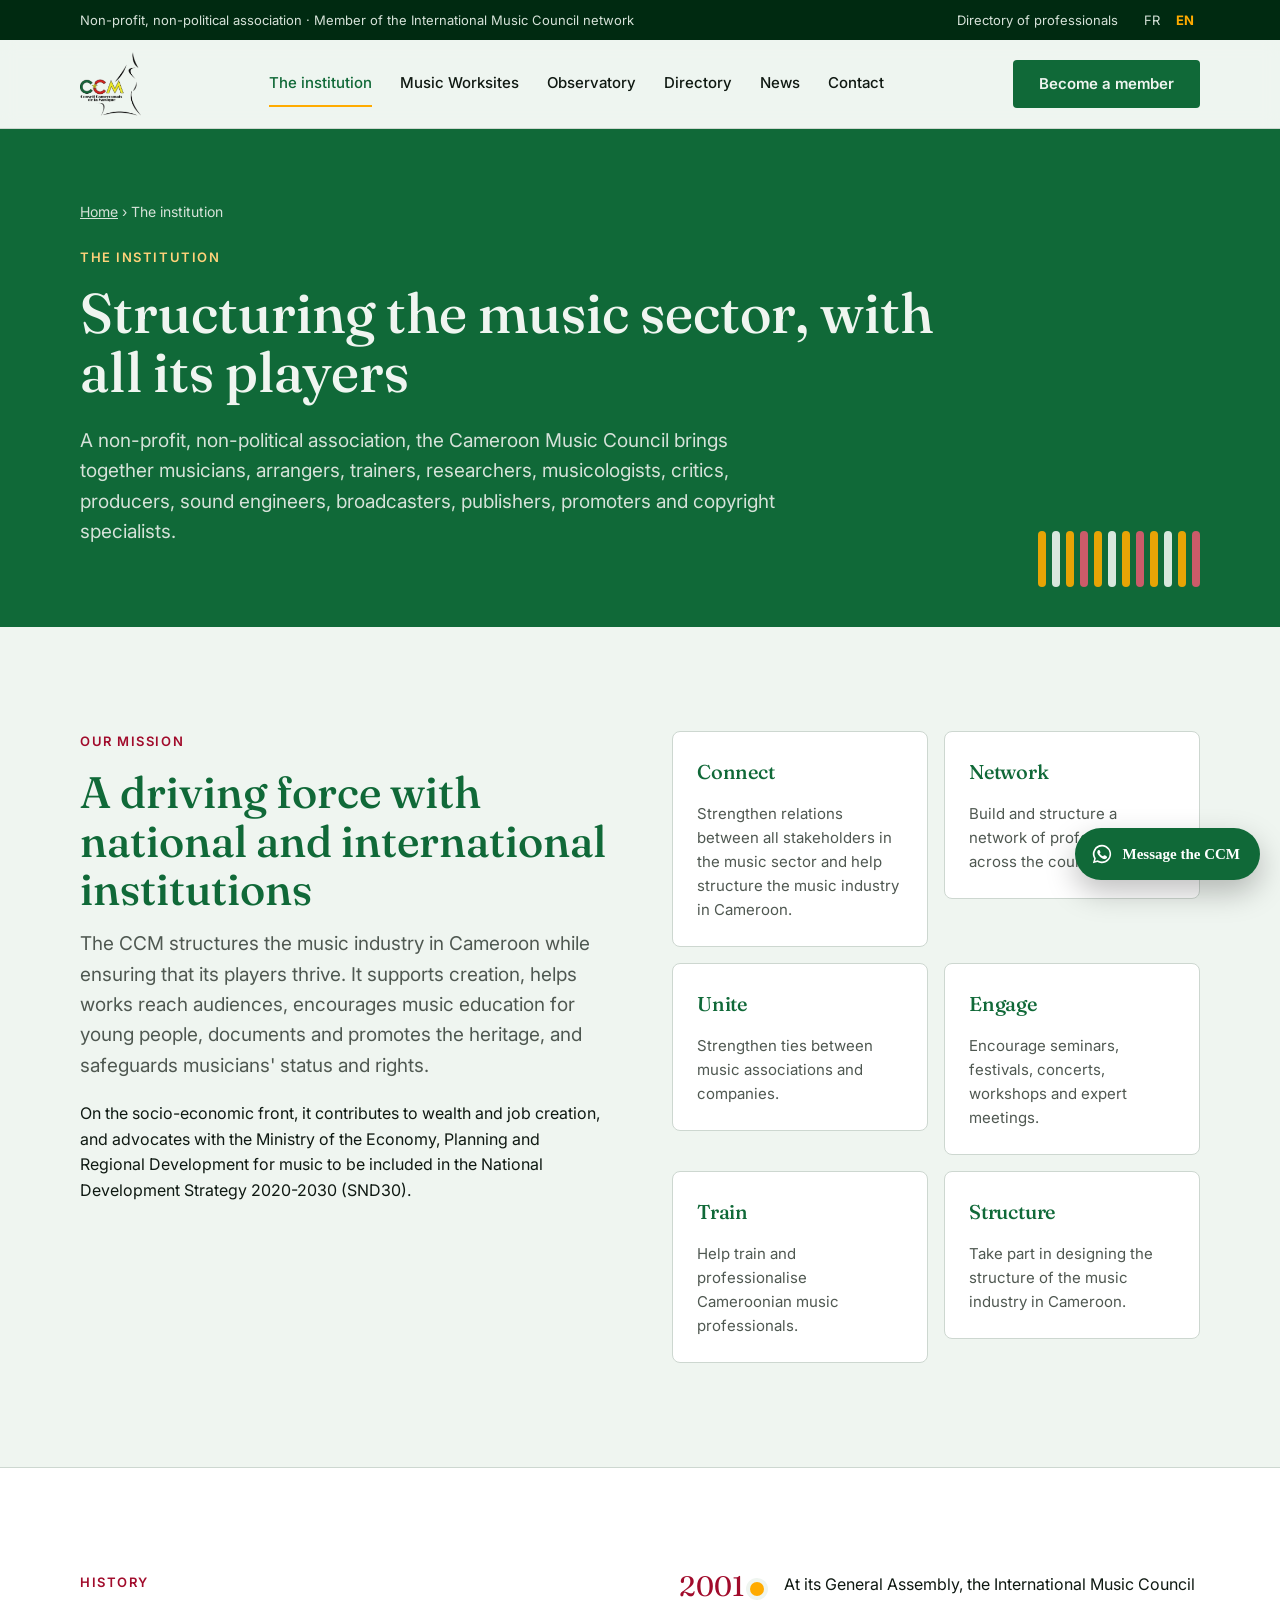
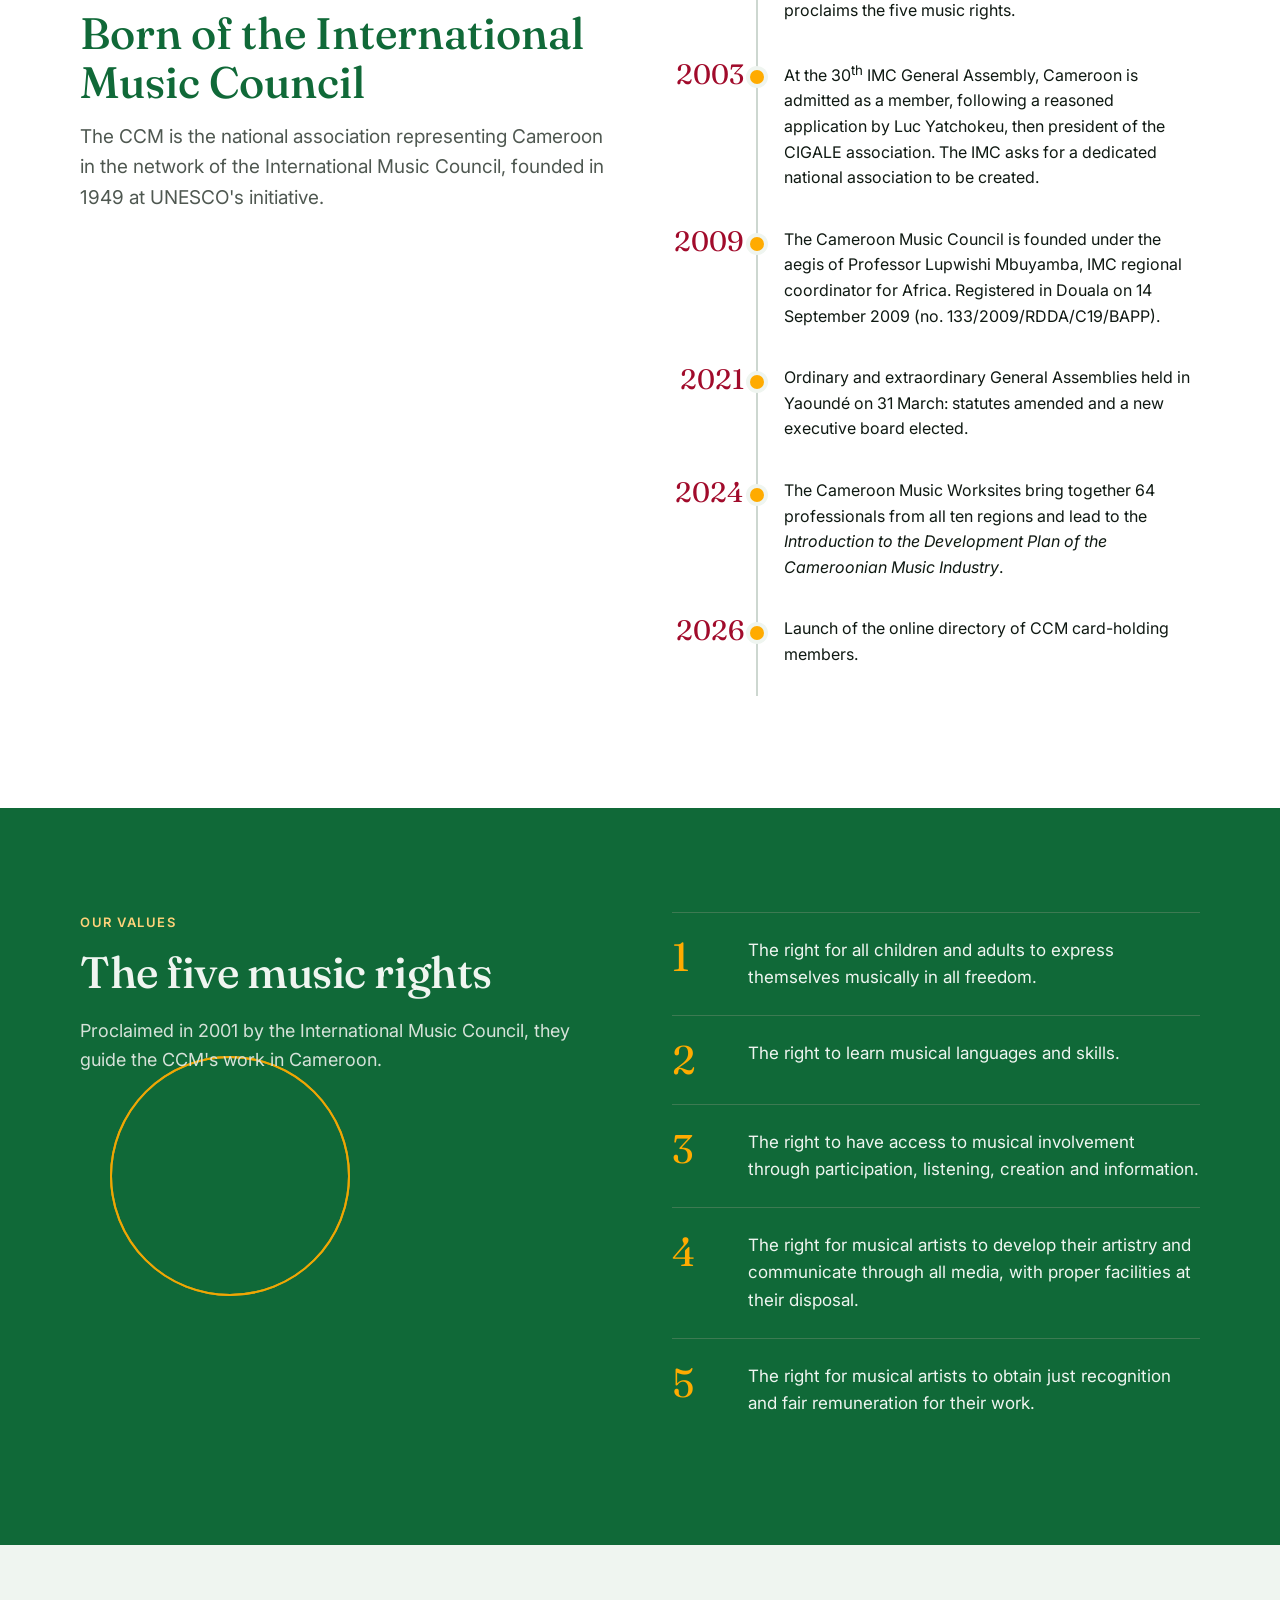
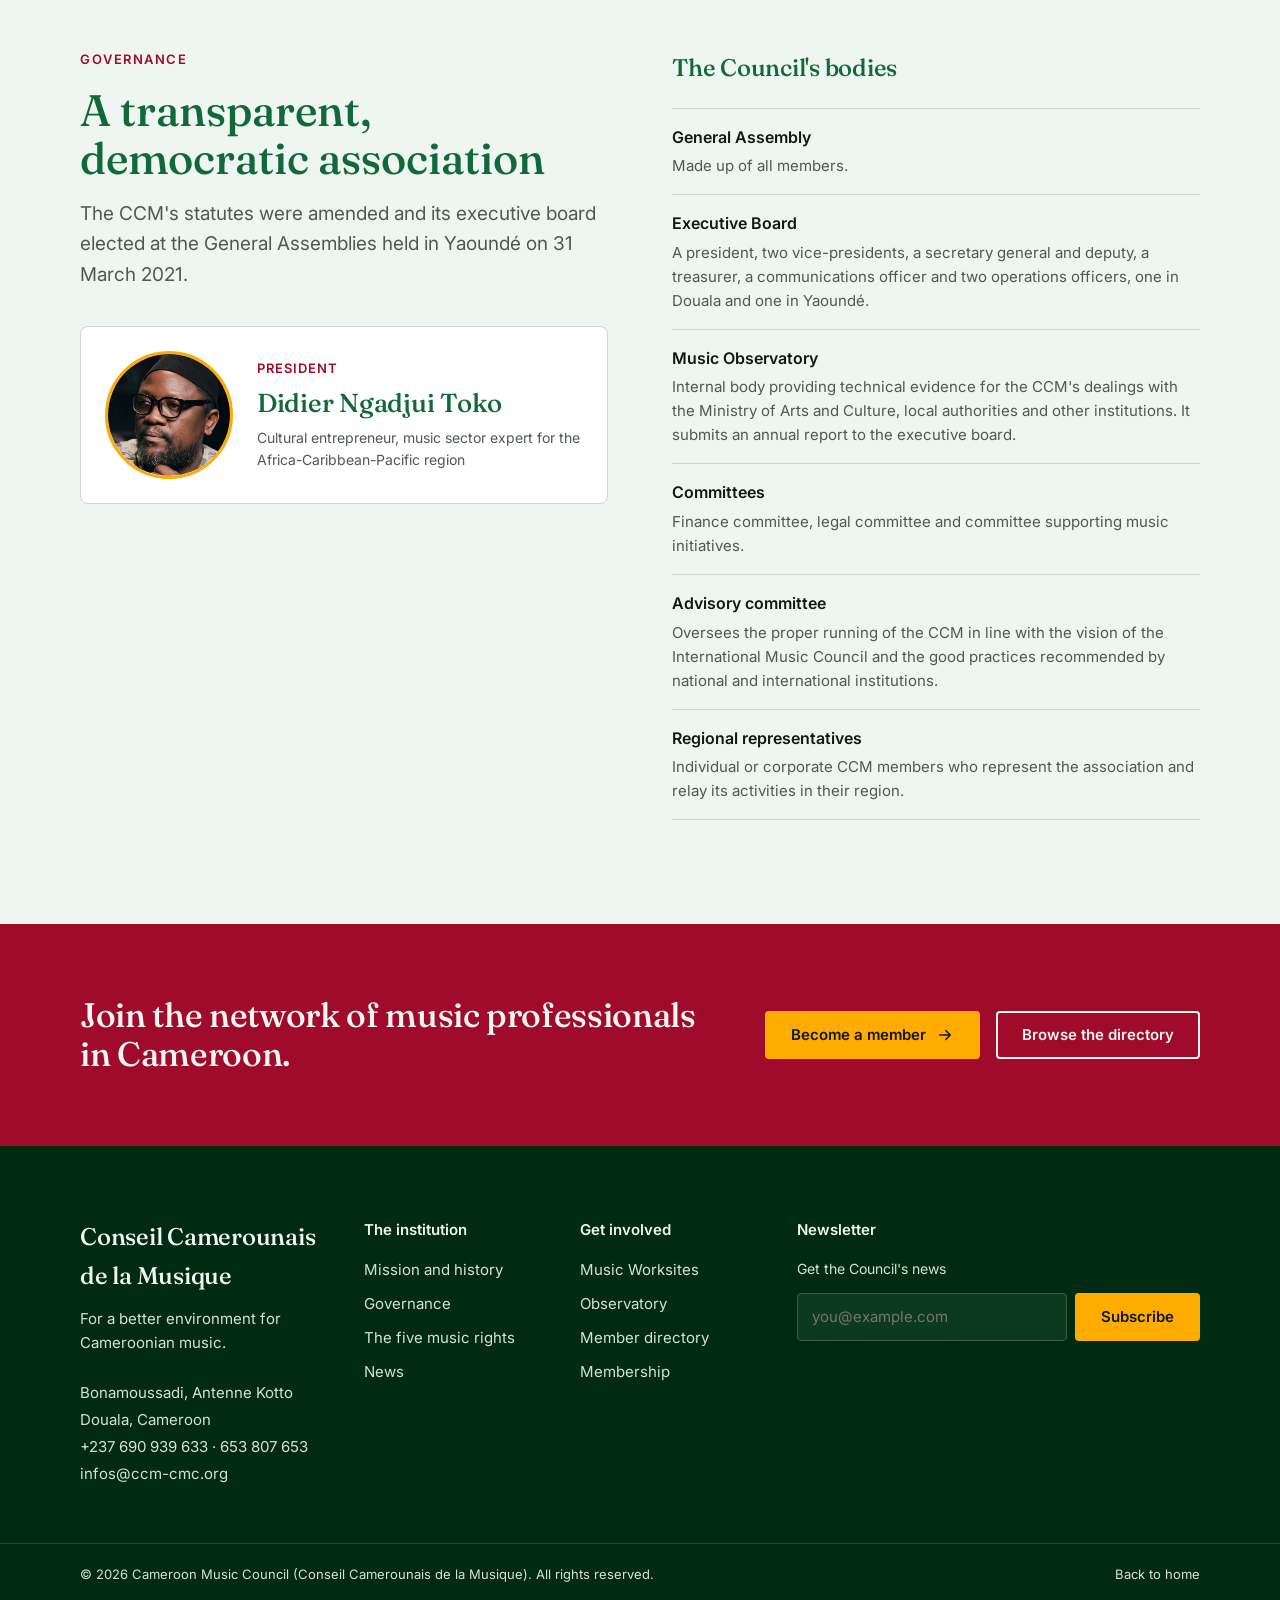
<file: en/institution/index.html>
<!doctype html>
<html lang="en">
<head>
<meta charset="utf-8">
<meta name="viewport" content="width=device-width, initial-scale=1">
<title>The institution — Cameroon Music Council</title>
<meta name="description" content="Mission, history, governance and values of the Cameroon Music Council, the national association in the International Music Council network.">
<link rel="canonical" href="https://manmbailikol.github.io/ccm-site/en/institution/">
<link rel="alternate" hreflang="fr" href="https://manmbailikol.github.io/ccm-site/institution/">
<link rel="alternate" hreflang="en" href="https://manmbailikol.github.io/ccm-site/en/institution/">
<meta property="og:title" content="The institution — Cameroon Music Council">
<meta property="og:description" content="Mission, history, governance and values of the Cameroon Music Council, the national association in the International Music Council network.">
<meta property="og:image" content="https://manmbailikol.github.io/ccm-site/assets/partage-ccm.jpg">
<meta property="og:type" content="website">
<meta property="og:locale" content="en_GB">
<meta name="twitter:card" content="summary_large_image">
<meta name="theme-color" content="#106938">
<link rel="icon" href="../../assets/logo-ccm.webp" type="image/webp">
<link rel="preconnect" href="https://fonts.googleapis.com">
<link href="https://fonts.googleapis.com/css2?family=Fraunces:opsz,wght@9..144,400;9..144,500;9..144,600&amp;family=Inter:wght@400;500;600;700&amp;family=Montserrat:ital,wght@0,500;0,700;0,800;1,500&amp;display=swap" rel="stylesheet">
<link rel="stylesheet" href="../../assets/css/site.css">
<!-- STATS -->
</head>
<body>
<a class="evitement" href="#contenu">Skip to content</a>
<div class="ccm">
<div style="background: var(--vert-nuit); color: #d6e2d9; font-size: 13px">
<div class="wrap" style="display: flex; justify-content: space-between; align-items: center; min-height: 40px; gap: 16px; flex-wrap: wrap">
<span>Non-profit, non-political association · Member of the International Music Council network</span>
<div style="display: flex; gap: 20px; align-items: center">
<a href="../annuaire/" style="color: #d6e2d9; text-decoration: none">Directory of professionals</a>
<div role="group" aria-label="Language" style="display: flex; gap: 4px">
<a href="../../institution/" hreflang="fr" lang="fr" style="color: #d6e2d9; text-decoration: none; padding: 4px 6px">FR</a>
<a href="./" aria-current="true" style="color: var(--ambre); font-weight: 700; text-decoration: none; padding: 4px 6px">EN</a>
</div>
</div>
</div>
</div>
<header style="position: sticky; top: 0; z-index: 20; background: rgba(239,245,240,.94); backdrop-filter: blur(8px); border-bottom: 1px solid var(--filet)">
<div class="wrap" style="display: flex; align-items: center; justify-content: space-between; min-height: 88px; gap: 32px; position: relative">
<a href="../" aria-label="Cameroon Music Council, home" style="display: flex; align-items: center">
<img src="../../assets/logo-ccm.webp" alt="Cameroon Music Council logo" style="height: 64px; width: auto; display: block">
</a>
<nav class="nav" id="nav-principale" aria-label="Main navigation">
<a href="../institution/" aria-current="page">The institution</a>
<a href="../chantiers/">Music Worksites</a>
<a href="../observatoire/">Observatory</a>
<a href="../annuaire/">Directory</a>
<a href="../actualites/">News</a>
<a href="#contact">Contact</a>
</nav>
<div style="display: flex; gap: 12px; align-items: center">
<a class="btn btn-vert entete-cta" href="../#adhesion">Become a member</a>
<button type="button" id="menu-btn" class="menu-btn" aria-expanded="false" aria-controls="nav-principale" aria-label="Open menu"><svg aria-hidden="true" width="24" height="24" viewBox="0 0 24 24" fill="none" stroke="currentColor" stroke-width="2" stroke-linecap="round"><path d="M4 7h16M4 12h16M4 17h16"></path></svg></button>
</div>
</div>
</header>
<main id="contenu">
<section class="page-tete">
<div class="wrap">
<p class="fil entree"><a href="../">Home</a> › The institution</p>
<p style="margin: 0 0 16px; font-size: 13px; font-weight: 600; letter-spacing: .12em; text-transform: uppercase; color: var(--ambre)">The institution</p>
<h1 class="entree d1">Structuring the music sector, with all its players</h1>
<p class="intro entree d2">A non-profit, non-political association, the Cameroon Music Council brings together musicians, arrangers, trainers, researchers, musicologists, critics, producers, sound engineers, broadcasters, publishers, promoters and copyright specialists.</p>
</div>
<div class="eq" aria-hidden="true"><span></span><span></span><span></span><span></span><span></span><span></span><span></span><span></span><span></span><span></span><span></span><span></span></div>
</section>

<section id="mission" class="section">
<div class="wrap grid2">
<div class="rv">
<p class="eyebrow">Our mission</p>
<h2 class="h2">A driving force with national and international institutions</h2>
<p class="lead">The CCM structures the music industry in Cameroon while ensuring that its players thrive. It supports creation, helps works reach audiences, encourages music education for young people, documents and promotes the heritage, and safeguards musicians' status and rights.</p>
<p style="margin: 20px 0 0">On the socio-economic front, it contributes to wealth and job creation, and advocates with the Ministry of the Economy, Planning and Regional Development for music to be included in the National Development Strategy 2020-2030 (SND30).</p>
</div>
<div class="grid2 rv" style="gap: 16px">
<article class="carte" style="padding: 24px"><p class="serif" style="margin: 0; font-size: 20px; color: var(--vert)">Connect</p><p style="margin: 0; font-size: 15px; color: var(--gris)">Strengthen relations between all stakeholders in the music sector and help structure the music industry in Cameroon.</p></article>
<article class="carte" style="padding: 24px"><p class="serif" style="margin: 0; font-size: 20px; color: var(--vert)">Network</p><p style="margin: 0; font-size: 15px; color: var(--gris)">Build and structure a network of professionals across the country.</p></article>
<article class="carte" style="padding: 24px"><p class="serif" style="margin: 0; font-size: 20px; color: var(--vert)">Unite</p><p style="margin: 0; font-size: 15px; color: var(--gris)">Strengthen ties between music associations and companies.</p></article>
<article class="carte" style="padding: 24px"><p class="serif" style="margin: 0; font-size: 20px; color: var(--vert)">Engage</p><p style="margin: 0; font-size: 15px; color: var(--gris)">Encourage seminars, festivals, concerts, workshops and expert meetings.</p></article>
<article class="carte" style="padding: 24px"><p class="serif" style="margin: 0; font-size: 20px; color: var(--vert)">Train</p><p style="margin: 0; font-size: 15px; color: var(--gris)">Help train and professionalise Cameroonian music professionals.</p></article>
<article class="carte" style="padding: 24px"><p class="serif" style="margin: 0; font-size: 20px; color: var(--vert)">Structure</p><p style="margin: 0; font-size: 15px; color: var(--gris)">Take part in designing the structure of the music industry in Cameroon.</p></article>
</div>
</div>
</section>

<section id="histoire" class="section" style="background: #fff; border-top: 1px solid var(--filet)">
<div class="wrap grid2">
<div class="rv">
<p class="eyebrow">History</p>
<h2 class="h2">Born of the International Music Council</h2>
<p class="lead">The CCM is the national association representing Cameroon in the network of the International Music Council, founded in 1949 at UNESCO's initiative.</p>
</div>
<ol class="frise rv">
<li><span class="annee">2001</span><p style="margin: 0">At its General Assembly, the International Music Council proclaims the five music rights.</p></li>
<li><span class="annee">2003</span><p style="margin: 0">At the 30<sup>th</sup> IMC General Assembly, Cameroon is admitted as a member, following a reasoned application by Luc Yatchokeu, then president of the CIGALE association. The IMC asks for a dedicated national association to be created.</p></li>
<li><span class="annee">2009</span><p style="margin: 0">The Cameroon Music Council is founded under the aegis of Professor Lupwishi Mbuyamba, IMC regional coordinator for Africa. Registered in Douala on 14 September 2009 (no. 133/2009/RDDA/C19/BAPP).</p></li>
<li><span class="annee">2021</span><p style="margin: 0">Ordinary and extraordinary General Assemblies held in Yaoundé on 31 March: statutes amended and a new executive board elected.</p></li>
<li><span class="annee">2024</span><p style="margin: 0">The Cameroon Music Worksites bring together 64 professionals from all ten regions and lead to the <em>Introduction to the Development Plan of the Cameroonian Music Industry</em>.</p></li>
<li><span class="annee">2026</span><p style="margin: 0">Launch of the online directory of CCM card-holding members.</p></li>
</ol>
</div>
</section>

<section id="droits" style="background: var(--vert); color: var(--papier); padding: 104px 0; position: relative; overflow: hidden">
<div class="anneaux" aria-hidden="true"><i></i><i></i><i></i><i></i></div>
<div class="wrap grid2" style="position: relative">
<div class="rv">
<p style="margin: 0 0 16px; font-size: 13px; font-weight: 600; letter-spacing: .12em; text-transform: uppercase; color: var(--ambre)">Our values</p>
<h2 class="serif" style="margin: 0; font-size: 44px; line-height: 1.1">The five music rights</h2>
<p style="margin: 20px 0 0; font-size: 18px; color: #d6e2d9">Proclaimed in 2001 by the International Music Council, they guide the CCM's work in Cameroon.</p>
</div>
<ol style="list-style: none; margin: 0; padding: 0">
<li class="droit rv-g" style="border-color: #3d7a52"><span>1</span><p style="margin: 0; font-size: 17px">The right for all children and adults to express themselves musically in all freedom.</p></li>
<li class="droit rv-g" style="border-color: #3d7a52"><span>2</span><p style="margin: 0; font-size: 17px">The right to learn musical languages and skills.</p></li>
<li class="droit rv-g" style="border-color: #3d7a52"><span>3</span><p style="margin: 0; font-size: 17px">The right to have access to musical involvement through participation, listening, creation and information.</p></li>
<li class="droit rv-g" style="border-color: #3d7a52"><span>4</span><p style="margin: 0; font-size: 17px">The right for musical artists to develop their artistry and communicate through all media, with proper facilities at their disposal.</p></li>
<li class="droit rv-g" style="border-color: #3d7a52"><span>5</span><p style="margin: 0; font-size: 17px">The right for musical artists to obtain just recognition and fair remuneration for their work.</p></li>
</ol>
</div>
</section>

<section id="gouvernance" class="section">
<div class="wrap grid2">
<div class="rv">
<p class="eyebrow">Governance</p>
<h2 class="h2">A transparent, democratic association</h2>
<p class="lead">The CCM's statutes were amended and its executive board elected at the General Assemblies held in Yaoundé on 31 March 2021.</p>
<div style="display: flex; gap: 24px; align-items: center; margin-top: 36px; padding: 24px; background: #fff; border: 1px solid var(--filet); border-radius: 8px">
<img src="../../assets/president-didier-ngadjui-toko.jpg" alt="Didier Ngadjui Toko, President of the Cameroon Music Council" width="128" height="128" style="width: 128px; height: 128px; border-radius: 50%; object-fit: cover; flex-shrink: 0; border: 3px solid var(--ambre)">
<div>
<p style="margin: 0; font-size: 13px; font-weight: 600; letter-spacing: .08em; text-transform: uppercase; color: var(--bordeaux)">President</p>
<p class="serif" style="margin: 4px 0 0; font-size: 26px; color: var(--vert)">Didier Ngadjui Toko</p>
<p style="margin: 2px 0 0; font-size: 14px; color: var(--gris)">Cultural entrepreneur, music sector expert for the Africa-Caribbean-Pacific region</p>
</div>
</div>
</div>
<div class="rv">
<h3 class="serif" style="margin: 0 0 20px; font-size: 24px; color: var(--vert)">The Council's bodies</h3>
<dl style="margin: 0; border-top: 1px solid var(--filet)">
<div style="padding: 16px 0; border-bottom: 1px solid var(--filet)"><dt style="font-weight: 600">General Assembly</dt><dd style="margin: 4px 0 0; font-size: 15px; color: var(--gris)">Made up of all members.</dd></div>
<div style="padding: 16px 0; border-bottom: 1px solid var(--filet)"><dt style="font-weight: 600">Executive Board</dt><dd style="margin: 4px 0 0; font-size: 15px; color: var(--gris)">A president, two vice-presidents, a secretary general and deputy, a treasurer, a communications officer and two operations officers, one in Douala and one in Yaoundé.</dd></div>
<div style="padding: 16px 0; border-bottom: 1px solid var(--filet)"><dt style="font-weight: 600">Music Observatory</dt><dd style="margin: 4px 0 0; font-size: 15px; color: var(--gris)">Internal body providing technical evidence for the CCM's dealings with the Ministry of Arts and Culture, local authorities and other institutions. It submits an annual report to the executive board.</dd></div>
<div style="padding: 16px 0; border-bottom: 1px solid var(--filet)"><dt style="font-weight: 600">Committees</dt><dd style="margin: 4px 0 0; font-size: 15px; color: var(--gris)">Finance committee, legal committee and committee supporting music initiatives.</dd></div>
<div style="padding: 16px 0; border-bottom: 1px solid var(--filet)"><dt style="font-weight: 600">Advisory committee</dt><dd style="margin: 4px 0 0; font-size: 15px; color: var(--gris)">Oversees the proper running of the CCM in line with the vision of the International Music Council and the good practices recommended by national and international institutions.</dd></div>
<div style="padding: 16px 0; border-bottom: 1px solid var(--filet)"><dt style="font-weight: 600">Regional representatives</dt><dd style="margin: 4px 0 0; font-size: 15px; color: var(--gris)">Individual or corporate CCM members who represent the association and relay its activities in their region.</dd></div>
</dl>
</div>
</div>
</section>

<section style="background: var(--bordeaux); color: var(--papier); padding: 72px 0">
<div class="wrap" style="display: flex; justify-content: space-between; align-items: center; gap: 32px; flex-wrap: wrap">
<h2 class="serif" style="margin: 0; font-size: 34px; line-height: 1.15; max-width: 640px">Join the network of music professionals in Cameroon.</h2>
<div style="display: flex; gap: 16px; flex-wrap: wrap">
<a class="btn btn-ambre" href="../#adhesion">Become a member <svg aria-hidden="true" width="18" height="18" viewBox="0 0 24 24" fill="none" stroke="currentColor" stroke-width="2" stroke-linecap="round" stroke-linejoin="round"><path d="M5 12h14M13 6l6 6-6 6"></path></svg></a>
<a class="btn btn-ligne" href="../annuaire/">Browse the directory</a>
</div>
</div>
</section>
</main>
<footer id="contact" class="pied" style="background: var(--vert-nuit); color: #d6e2d9; font-size: 15px">
<div class="wrap pied-grille" style="display: grid; grid-template-columns: 1.4fr 1fr 1fr 1.4fr; gap: 48px; padding-top: 72px; padding-bottom: 56px">
<div>
<p class="serif" style="margin: 0 0 12px; font-size: 24px; color: var(--papier)">Conseil Camerounais de la Musique</p>
<p style="margin: 0">For a better environment for Cameroonian music.</p>
<address style="font-style: normal; margin-top: 24px; line-height: 1.8">
Bonamoussadi, Antenne Kotto<br>Douala, Cameroon<br>
<a href="tel:+237690939633">+237 690 939 633</a> · <a href="tel:+237653807653">653 807 653</a><br>
<a href="mailto:infos@ccm-cmc.org">infos@ccm-cmc.org</a>
</address>
</div>
<nav aria-label="The institution">
<p style="margin: 0 0 16px; color: var(--papier); font-weight: 600">The institution</p>
<ul style="list-style: none; margin: 0; padding: 0; display: grid; gap: 10px">
<li><a href="../institution/">Mission and history</a></li><li><a href="../institution/#gouvernance">Governance</a></li><li><a href="../institution/#droits">The five music rights</a></li><li><a href="../actualites/">News</a></li>
</ul>
</nav>
<nav aria-label="Get involved">
<p style="margin: 0 0 16px; color: var(--papier); font-weight: 600">Get involved</p>
<ul style="list-style: none; margin: 0; padding: 0; display: grid; gap: 10px">
<li><a href="../chantiers/">Music Worksites</a></li><li><a href="../observatoire/">Observatory</a></li><li><a href="../annuaire/">Member directory</a></li><li><a href="../#adhesion">Membership</a></li>
</ul>
</nav>
<form id="form-lettre" aria-label="Newsletter" style="display: flex; flex-direction: column; gap: 12px">
<p style="margin: 0 0 4px; color: var(--papier); font-weight: 600">Newsletter</p>
<label for="courriel" style="font-size: 14px">Get the Council's news</label>
<div style="display: flex; gap: 8px">
<input id="courriel" type="email" autocomplete="email" placeholder="you@example.com" style="flex: 1; min-width: 0; min-height: 48px; padding: 0 14px; border-radius: 4px; border: 1px solid #3d5a46; background: #0b3a1d; color: var(--papier)">
<button type="submit" class="btn btn-ambre">Subscribe</button>
</div>
</form>
</div>
<div style="border-top: 1px solid #1d4a2c">
<div class="wrap" style="display: flex; justify-content: space-between; gap: 16px; flex-wrap: wrap; padding-top: 20px; padding-bottom: 20px; font-size: 13px">
<span>© 2026 Cameroon Music Council (Conseil Camerounais de la Musique). All rights reserved.</span>
<a href="../">Back to home</a>
</div>
</div>
</footer>
</div>
<a class="whatsapp" href="https://wa.me/237690939633" target="_blank" rel="noopener" aria-label="Message the CCM on WhatsApp"><svg aria-hidden="true" width="22" height="22" viewBox="0 0 24 24" fill="currentColor"><path d="M12 2a10 10 0 0 0-8.6 15.1L2 22l5-1.3A10 10 0 1 0 12 2zm0 18.2a8.2 8.2 0 0 1-4.2-1.2l-.3-.2-3 .8.8-2.9-.2-.3A8.2 8.2 0 1 1 12 20.2zm4.5-6.1c-.2-.1-1.5-.7-1.7-.8s-.4-.1-.6.1-.7.8-.8 1-.3.2-.5.1a6.7 6.7 0 0 1-3.3-2.9c-.3-.4.2-.4.7-1.3a.4.4 0 0 0 0-.4l-.8-1.8c-.2-.5-.4-.4-.6-.4h-.5a1 1 0 0 0-.7.3 3 3 0 0 0-.9 2.2 5.2 5.2 0 0 0 1.1 2.7 11.8 11.8 0 0 0 4.5 4c1.7.7 2.3.8 3.2.6a2.7 2.7 0 0 0 1.8-1.3 2.2 2.2 0 0 0 .1-1.3c0-.1-.2-.2-.5-.3z"/></svg><span>Message the CCM</span></a>
<script>window.CCM_LANGUE="en";</script>
<script src="../../assets/js/site.js"></script>

</body>
</html>
</file>
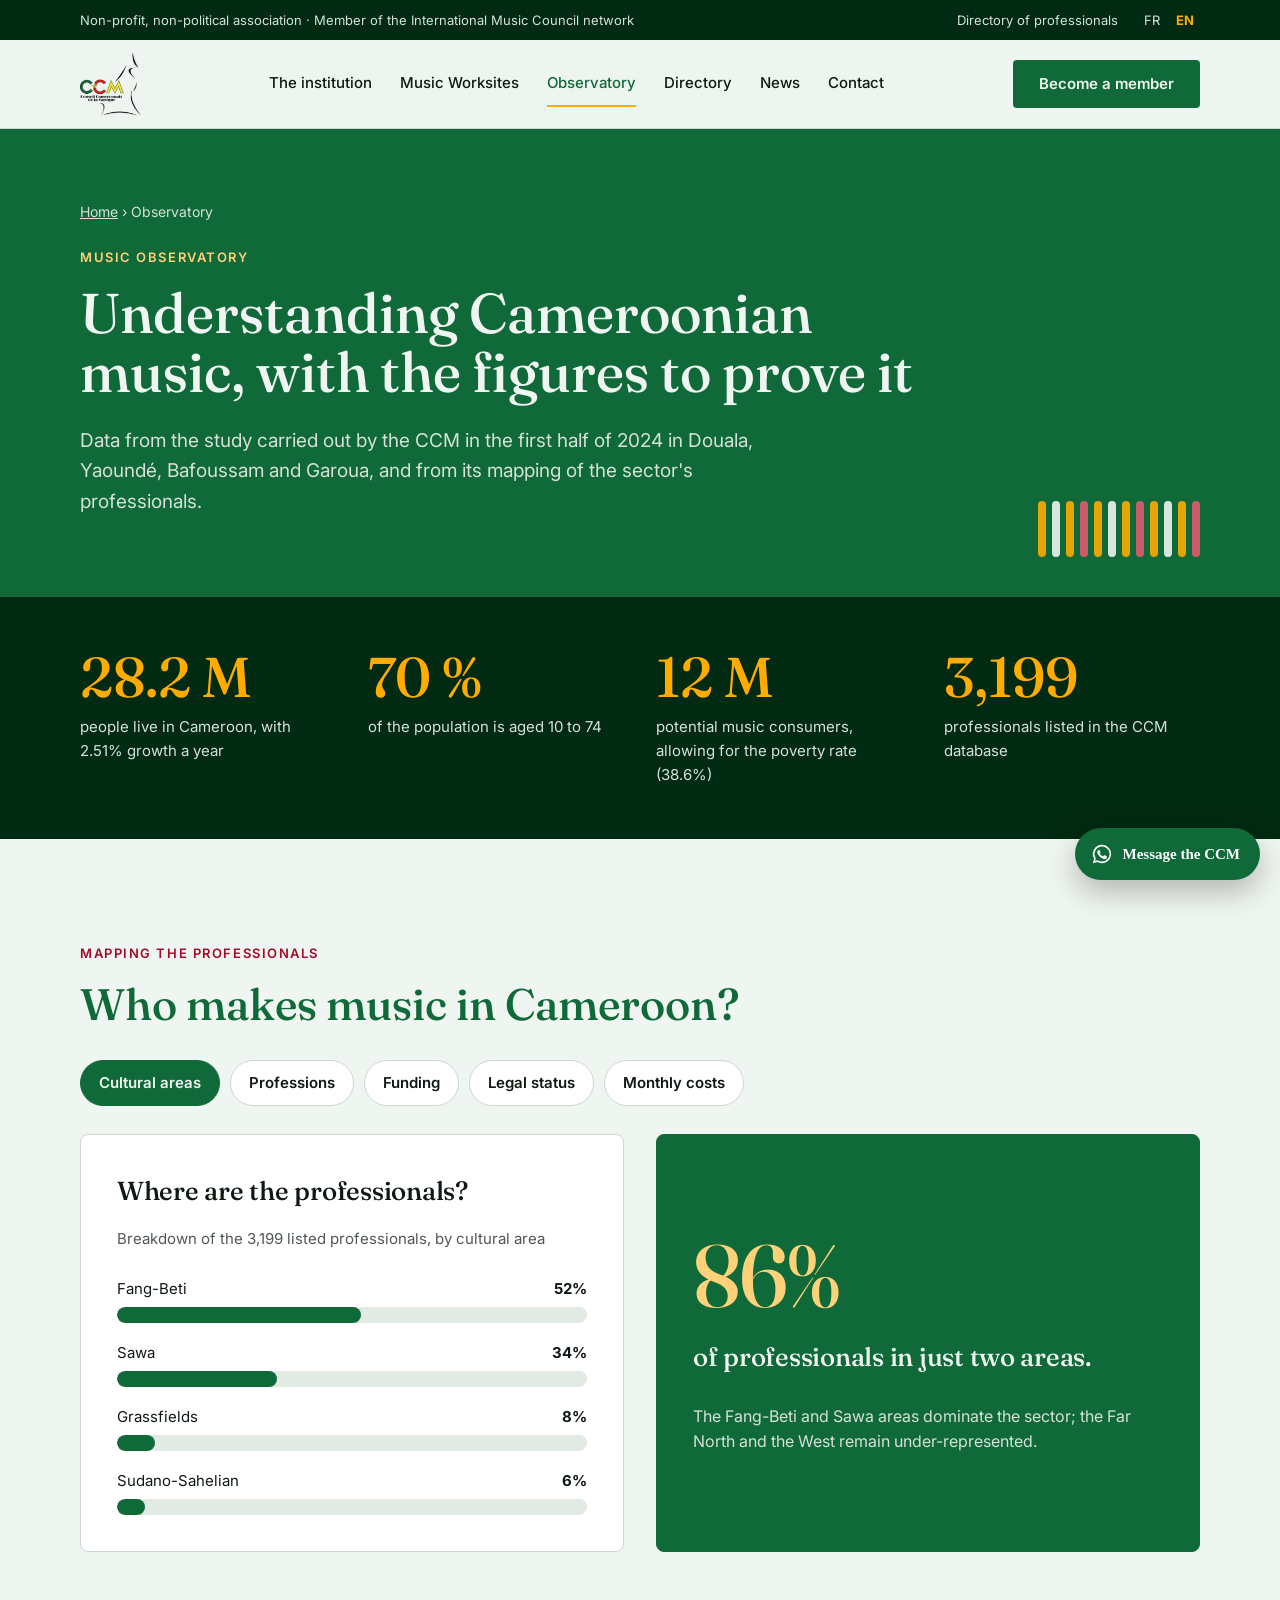
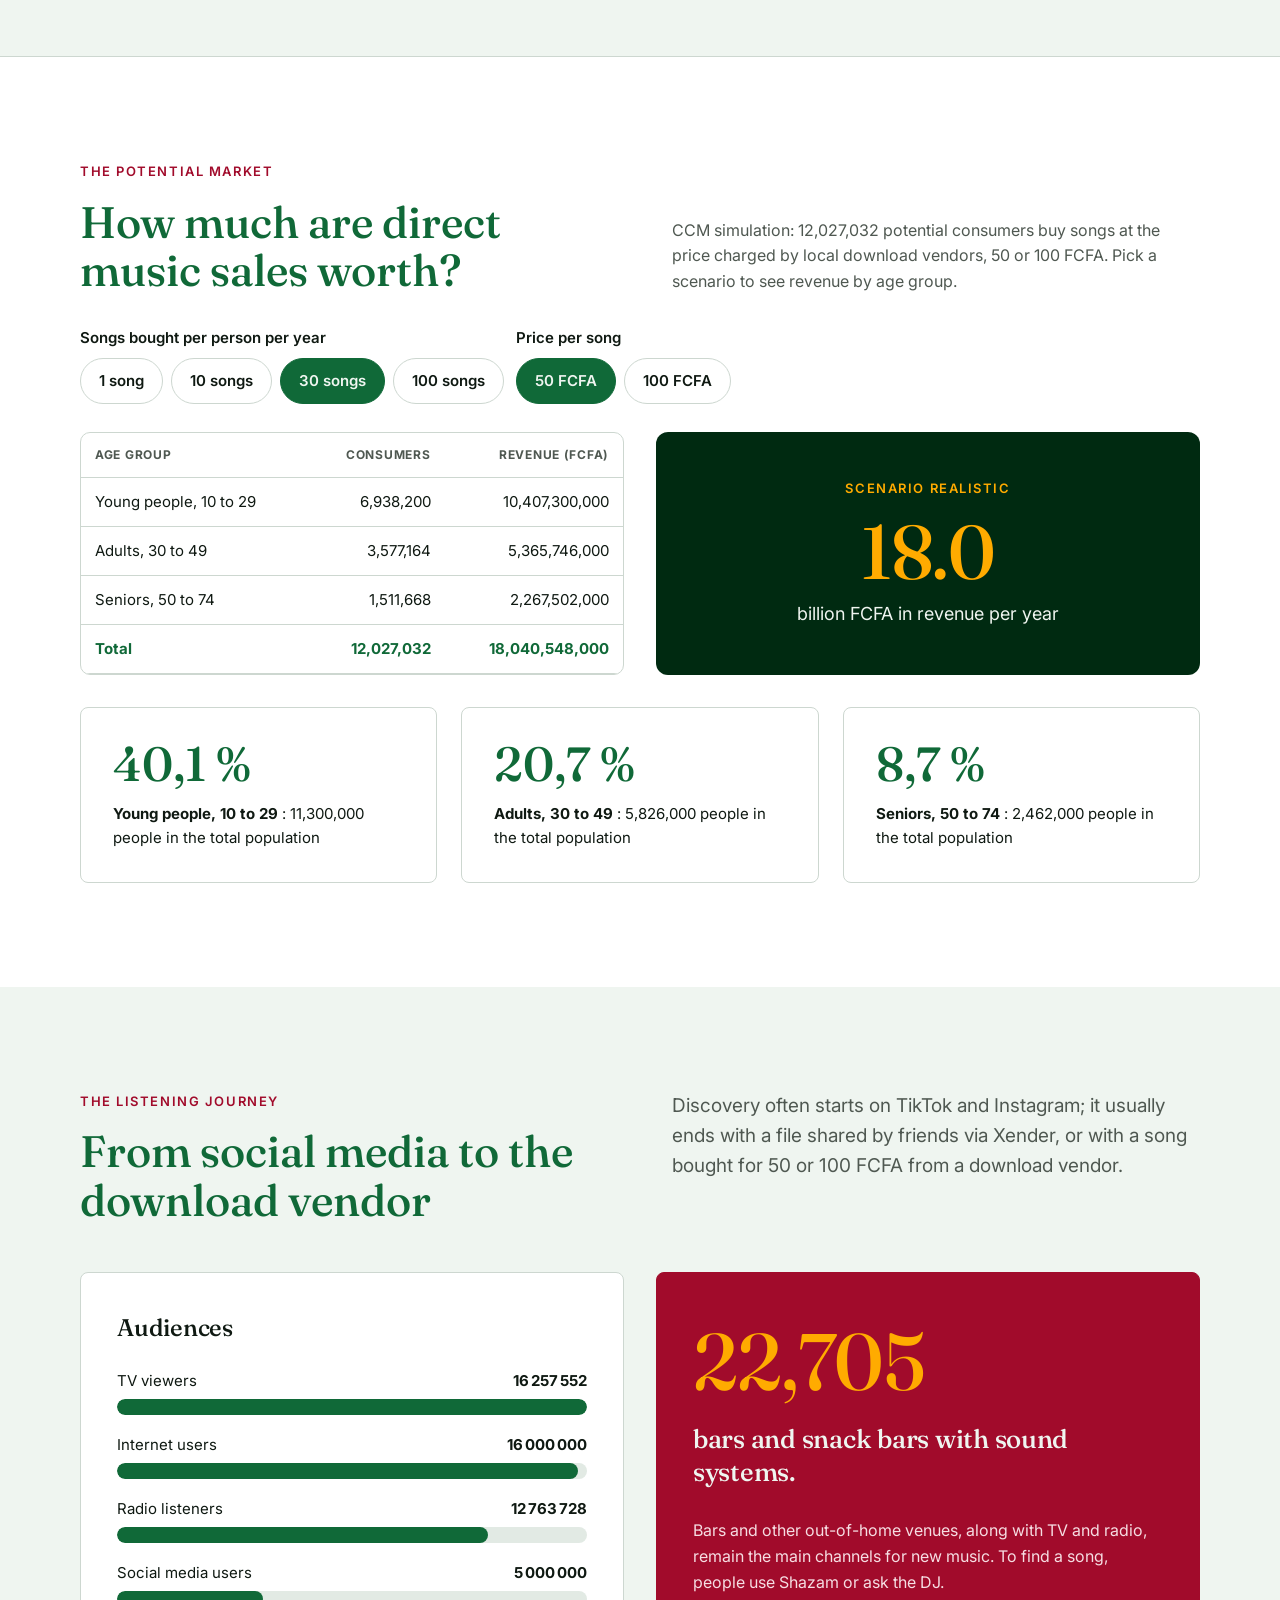
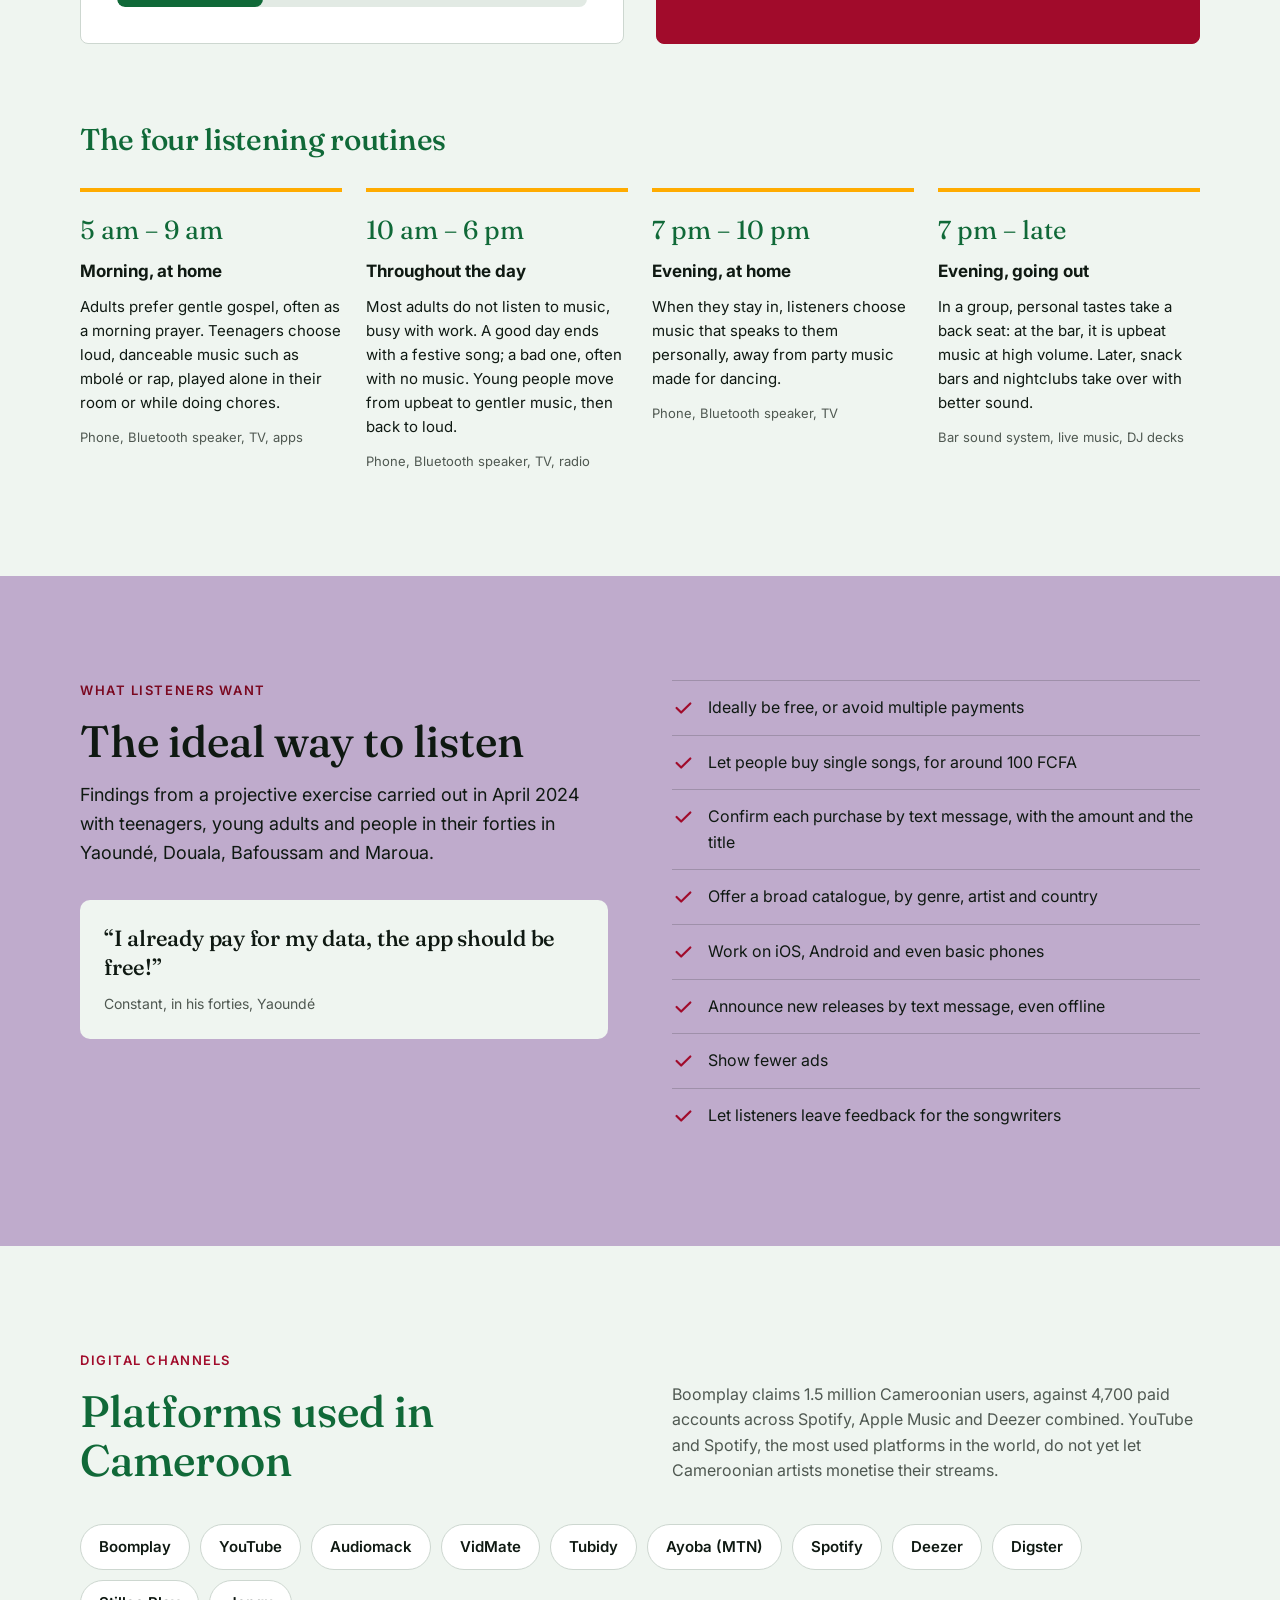
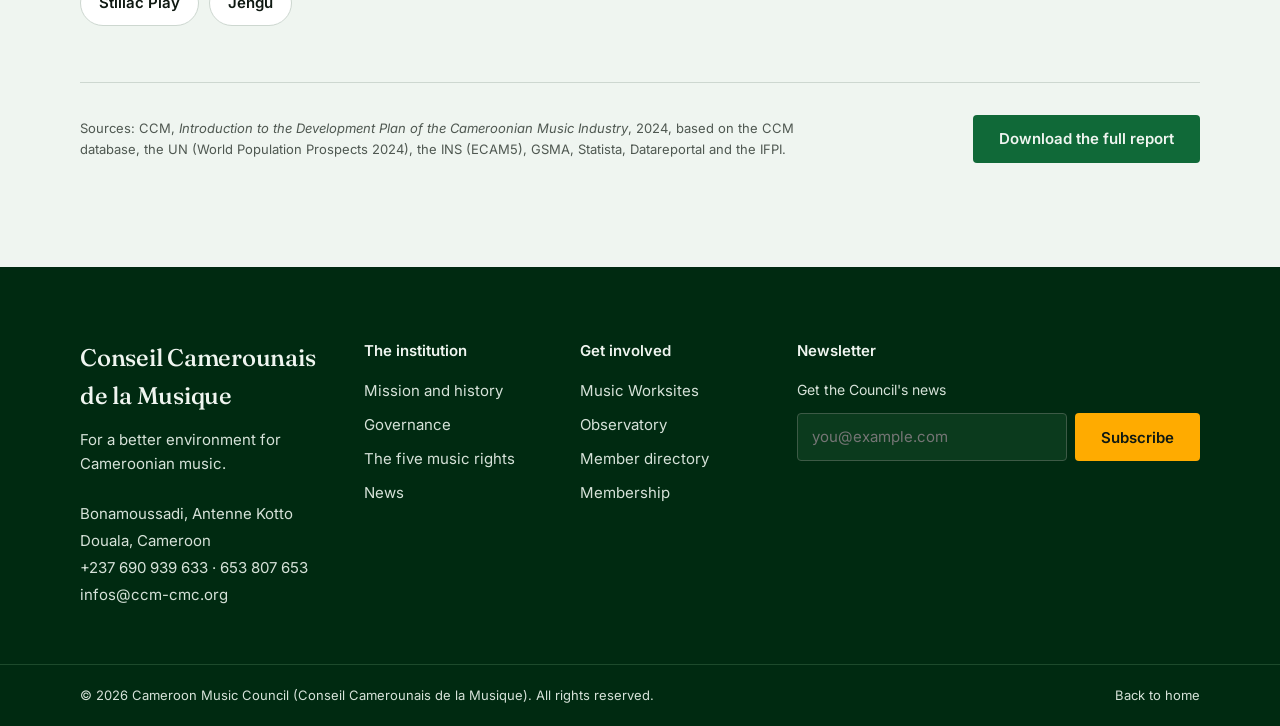
<file: en/observatoire/index.html>
<!doctype html>
<html lang="en">
<head>
<meta charset="utf-8">
<meta name="viewport" content="width=device-width, initial-scale=1">
<title>Music Observatory — Cameroon Music Council</title>
<meta name="description" content="Music in Cameroon in figures: mapping of 3,199 professionals, potential market, listening habits, platforms and listener expectations, from the CCM (2024).">
<link rel="canonical" href="https://manmbailikol.github.io/ccm-site/en/observatoire/">
<link rel="alternate" hreflang="fr" href="https://manmbailikol.github.io/ccm-site/observatoire/">
<link rel="alternate" hreflang="en" href="https://manmbailikol.github.io/ccm-site/en/observatoire/">
<meta property="og:title" content="Music Observatory — Cameroon Music Council">
<meta property="og:description" content="Music in Cameroon in figures: mapping of 3,199 professionals, potential market, listening habits, platforms and listener expectations, from the CCM (2024).">
<meta property="og:image" content="https://manmbailikol.github.io/ccm-site/assets/partage-ccm.jpg">
<meta property="og:type" content="website">
<meta property="og:locale" content="en_GB">
<meta name="twitter:card" content="summary_large_image">
<meta name="theme-color" content="#106938">
<link rel="icon" href="../../assets/logo-ccm.webp" type="image/webp">
<link rel="preconnect" href="https://fonts.googleapis.com">
<link href="https://fonts.googleapis.com/css2?family=Fraunces:opsz,wght@9..144,400;9..144,500;9..144,600&amp;family=Inter:wght@400;500;600;700&amp;family=Montserrat:ital,wght@0,500;0,700;0,800;1,500&amp;display=swap" rel="stylesheet">
<link rel="stylesheet" href="../../assets/css/site.css">
<!-- STATS -->
</head>
<body>
<a class="evitement" href="#contenu">Skip to content</a>
<div class="ccm">
<div style="background: var(--vert-nuit); color: #d6e2d9; font-size: 13px">
<div class="wrap" style="display: flex; justify-content: space-between; align-items: center; min-height: 40px; gap: 16px; flex-wrap: wrap">
<span>Non-profit, non-political association · Member of the International Music Council network</span>
<div style="display: flex; gap: 20px; align-items: center">
<a href="../annuaire/" style="color: #d6e2d9; text-decoration: none">Directory of professionals</a>
<div role="group" aria-label="Language" style="display: flex; gap: 4px">
<a href="../../observatoire/" hreflang="fr" lang="fr" style="color: #d6e2d9; text-decoration: none; padding: 4px 6px">FR</a>
<a href="./" aria-current="true" style="color: var(--ambre); font-weight: 700; text-decoration: none; padding: 4px 6px">EN</a>
</div>
</div>
</div>
</div>
<header style="position: sticky; top: 0; z-index: 20; background: rgba(239,245,240,.94); backdrop-filter: blur(8px); border-bottom: 1px solid var(--filet)">
<div class="wrap" style="display: flex; align-items: center; justify-content: space-between; min-height: 88px; gap: 32px; position: relative">
<a href="../" aria-label="Cameroon Music Council, home" style="display: flex; align-items: center">
<img src="../../assets/logo-ccm.webp" alt="Cameroon Music Council logo" style="height: 64px; width: auto; display: block">
</a>
<nav class="nav" id="nav-principale" aria-label="Main navigation">
<a href="../institution/">The institution</a>
<a href="../chantiers/">Music Worksites</a>
<a href="../observatoire/" aria-current="page">Observatory</a>
<a href="../annuaire/">Directory</a>
<a href="../actualites/">News</a>
<a href="#contact">Contact</a>
</nav>
<div style="display: flex; gap: 12px; align-items: center">
<a class="btn btn-vert entete-cta" href="../#adhesion">Become a member</a>
<button type="button" id="menu-btn" class="menu-btn" aria-expanded="false" aria-controls="nav-principale" aria-label="Open menu"><svg aria-hidden="true" width="24" height="24" viewBox="0 0 24 24" fill="none" stroke="currentColor" stroke-width="2" stroke-linecap="round"><path d="M4 7h16M4 12h16M4 17h16"></path></svg></button>
</div>
</div>
</header>
<main id="contenu">
<section class="page-tete">
<div class="wrap">
<p class="fil entree"><a href="../">Home</a> › Observatory</p>
<p style="margin: 0 0 16px; font-size: 13px; font-weight: 600; letter-spacing: .12em; text-transform: uppercase; color: var(--ambre)">Music Observatory</p>
<h1 class="entree d1">Understanding Cameroonian music, with the figures to prove it</h1>
<p class="intro entree d2">Data from the study carried out by the CCM in the first half of 2024 in Douala, Yaoundé, Bafoussam and Garoua, and from its mapping of the sector's professionals.</p>
</div>
<div class="eq" aria-hidden="true"><span></span><span></span><span></span><span></span><span></span><span></span><span></span><span></span><span></span><span></span><span></span><span></span></div>
</section>

<section aria-label="Key figures" style="background: var(--vert-nuit); color: var(--papier)">
<div class="wrap bandeau" style="display: grid; grid-template-columns: repeat(4, minmax(0, 1fr)); gap: 32px; padding-top: 52px; padding-bottom: 52px">
<div><p class="chiffre"><span data-compte="28.2" data-dec="1">28,2</span> M</p><p style="margin: 10px 0 0; color: #d6e2d9; font-size: 15px">people live in Cameroon, with 2.51% growth a year</p></div>
<div><p class="chiffre"><span data-compte="70" data-dec="0">70</span> %</p><p style="margin: 10px 0 0; color: #d6e2d9; font-size: 15px">of the population is aged 10 to 74</p></div>
<div><p class="chiffre"><span data-compte="12" data-dec="0">12</span> M</p><p style="margin: 10px 0 0; color: #d6e2d9; font-size: 15px">potential music consumers, allowing for the poverty rate (38.6%)</p></div>
<div><p class="chiffre"><span data-compte="3199" data-dec="0">3 199</span></p><p style="margin: 10px 0 0; color: #d6e2d9; font-size: 15px">professionals listed in the CCM database</p></div>
</div>
</section>

<section id="cartographie" class="section">
<div class="wrap">
<div class="rv">
<p class="eyebrow">Mapping the professionals</p>
<h2 class="h2">Who makes music in Cameroon?</h2>
</div>
<div role="tablist" aria-label="Mapping topics" id="themes-onglets" style="display: flex; gap: 10px; flex-wrap: wrap; margin-top: 32px"></div>
<div class="grid2" style="margin-top: 28px; gap: 32px; align-items: stretch">
<article class="carte" style="padding: 36px">
<h3 id="theme-titre" class="serif" style="margin: 0; font-size: 26px"></h3>
<p id="theme-sous" style="margin: 0; font-size: 15px; color: var(--gris)"></p>
<div id="theme-lignes" style="display: grid; gap: 18px; margin-top: 12px"></div>
</article>
<article class="carte" style="padding: 36px; background: var(--vert); border-color: var(--vert); color: var(--papier); justify-content: center">
<p id="theme-cle" class="serif" style="margin: 0; font-size: 88px; line-height: 1; color: var(--ambre)"></p>
<p id="theme-cletexte" class="serif" style="margin: 8px 0 0; font-size: 26px; line-height: 1.25"></p>
<p id="theme-lecture" style="margin: 16px 0 0; font-size: 16px; color: #d6e2d9"></p>
</article>
</div>
</div>
</section>

<section id="marche" class="section" style="background: #fff; border-top: 1px solid var(--filet)">
<div class="wrap">
<div class="rv grid2" style="align-items: end">
<div>
<p class="eyebrow">The potential market</p>
<h2 class="h2">How much are direct music sales worth?</h2>
</div>
<p style="margin: 0; color: var(--gris)">CCM simulation: 12,027,032 potential consumers buy songs at the price charged by local download vendors, 50 or 100 FCFA. Pick a scenario to see revenue by age group.</p>
</div>
<div class="filtres" style="margin-top: 32px">
<div><p style="margin: 0 0 8px; font-weight: 600; font-size: 15px">Songs bought per person per year</p><div role="radiogroup" aria-label="Songs per year" id="scen-onglets" style="display: flex; gap: 8px; flex-wrap: wrap"></div></div>
<div><p style="margin: 0 0 8px; font-weight: 600; font-size: 15px">Price per song</p><div role="radiogroup" aria-label="Price per song" id="prix-onglets" style="display: flex; gap: 8px"></div></div>
</div>
<div class="grid2" style="margin-top: 28px; gap: 32px; align-items: stretch">
<div class="boite-tableau"><table class="tableau"><caption class="sr" style="position:absolute;left:-9999px">Revenue by age group</caption><thead><tr><th scope="col">Age group</th><th scope="col">Consumers</th><th scope="col">Revenue (FCFA)</th></tr></thead><tbody id="simu-lignes"></tbody></table></div>
<div style="background: var(--vert-nuit); color: var(--papier); border-radius: 12px; padding: 40px; text-align: center; display: flex; flex-direction: column; justify-content: center">
<p style="margin: 0; font-size: 13px; font-weight: 600; letter-spacing: .12em; text-transform: uppercase; color: var(--ambre)">Scenario <span id="simu-nom"></span></p>
<p id="simu-montant" class="serif" style="margin: 16px 0 0; font-size: 76px; line-height: 1; color: var(--ambre); font-variant-numeric: tabular-nums"></p>
<p style="margin: 10px 0 0; font-size: 18px"><span id="simu-unite"></span> in revenue per year</p>
</div>
</div>
<div class="grid3" style="margin-top: 32px">
<div class="carte rv"><p class="chiffre-vert">40,1 %</p><p style="margin: 0; font-size: 15px"><strong>Young people, 10 to 29</strong> : 11,300,000 people in the total population</p></div>
<div class="carte rv"><p class="chiffre-vert">20,7 %</p><p style="margin: 0; font-size: 15px"><strong>Adults, 30 to 49</strong> : 5,826,000 people in the total population</p></div>
<div class="carte rv"><p class="chiffre-vert">8,7 %</p><p style="margin: 0; font-size: 15px"><strong>Seniors, 50 to 74</strong> : 2,462,000 people in the total population</p></div>

</div>
</section>

<section id="ecoute" class="section">
<div class="wrap">
<div class="rv grid2">
<div>
<p class="eyebrow">The listening journey</p>
<h2 class="h2">From social media to the download vendor</h2>
</div>
<p class="lead" style="margin: 0">Discovery often starts on TikTok and Instagram; it usually ends with a file shared by friends via Xender, or with a song bought for 50 or 100 FCFA from a download vendor.</p>
</div>
<div class="grid2" style="margin-top: 48px; gap: 32px; align-items: stretch">
<article class="carte rv" style="padding: 36px">
<h3 class="serif" style="margin: 0; font-size: 24px">Audiences</h3>
<div style="display: grid; gap: 18px; margin-top: 8px">
<div><div style="display: flex; justify-content: space-between; font-size: 15px; margin-bottom: 6px"><span>TV viewers</span><strong>16 257 552</strong></div><div class="barre"><span style="width: 100%; background: var(--vert)"></span></div></div>
<div><div style="display: flex; justify-content: space-between; font-size: 15px; margin-bottom: 6px"><span>Internet users</span><strong>16 000 000</strong></div><div class="barre"><span style="width: 98%; background: var(--vert)"></span></div></div>
<div><div style="display: flex; justify-content: space-between; font-size: 15px; margin-bottom: 6px"><span>Radio listeners</span><strong>12 763 728</strong></div><div class="barre"><span style="width: 79%; background: var(--vert)"></span></div></div>
<div><div style="display: flex; justify-content: space-between; font-size: 15px; margin-bottom: 6px"><span>Social media users</span><strong>5 000 000</strong></div><div class="barre"><span style="width: 31%; background: var(--vert)"></span></div></div>

</article>
<article class="carte rv" style="padding: 36px; background: var(--bordeaux); border-color: var(--bordeaux); color: var(--papier); justify-content: center">
<p class="serif" style="margin: 0; font-size: 80px; line-height: 1; color: var(--ambre)"><span data-compte="26996" data-dec="0">26 996</span></p>
<p class="serif" style="margin: 8px 0 0; font-size: 26px; line-height: 1.25">bars and snack bars with sound systems.</p>
<p style="margin: 16px 0 0; color: #f6dde2">Bars and other out-of-home venues, along with TV and radio, remain the main channels for new music. To find a song, people use Shazam or ask the DJ.</p>
</article>
</div>

<h3 class="serif rv" style="margin: 72px 0 24px; font-size: 30px; color: var(--vert)">The four listening routines</h3>
<div class="grid4">
<article class="routine rv"><p class="heure">5 am – 9 am</p><h4 style="margin: 6px 0 10px; font-size: 17px">Morning, at home</h4><p style="margin: 0; font-size: 15px">Adults prefer gentle gospel, often as a morning prayer. Teenagers choose loud, danceable music such as mbolé or rap, played alone in their room or while doing chores.</p><p style="margin: 12px 0 0; font-size: 13px; color: var(--gris)">Phone, Bluetooth speaker, TV, apps</p></article>
<article class="routine rv"><p class="heure">10 am – 6 pm</p><h4 style="margin: 6px 0 10px; font-size: 17px">Throughout the day</h4><p style="margin: 0; font-size: 15px">Most adults do not listen to music, busy with work. A good day ends with a festive song; a bad one, often with no music. Young people move from upbeat to gentler music, then back to loud.</p><p style="margin: 12px 0 0; font-size: 13px; color: var(--gris)">Phone, Bluetooth speaker, TV, radio</p></article>
<article class="routine rv"><p class="heure">7 pm – 10 pm</p><h4 style="margin: 6px 0 10px; font-size: 17px">Evening, at home</h4><p style="margin: 0; font-size: 15px">When they stay in, listeners choose music that speaks to them personally, away from party music made for dancing.</p><p style="margin: 12px 0 0; font-size: 13px; color: var(--gris)">Phone, Bluetooth speaker, TV</p></article>
<article class="routine rv"><p class="heure">7 pm – late</p><h4 style="margin: 6px 0 10px; font-size: 17px">Evening, going out</h4><p style="margin: 0; font-size: 15px">In a group, personal tastes take a back seat: at the bar, it is upbeat music at high volume. Later, snack bars and nightclubs take over with better sound.</p><p style="margin: 12px 0 0; font-size: 13px; color: var(--gris)">Bar sound system, live music, DJ decks</p></article>
</div>
</div>
</section>

<section id="attentes" style="background: var(--lilas); padding: 104px 0">
<div class="wrap grid2">
<div class="rv">
<p class="eyebrow">What listeners want</p>
<h2 class="h2" style="color: var(--encre)">The ideal way to listen</h2>
<p style="font-size: 18px; margin: 16px 0 0">Findings from a projective exercise carried out in April 2024 with teenagers, young adults and people in their forties in Yaoundé, Douala, Bafoussam and Maroua.</p>
<blockquote style="margin: 32px 0 0; padding: 24px; background: var(--papier); border-radius: 10px">
<p class="serif" style="margin: 0; font-size: 22px; line-height: 1.35">“I already pay for my data, the app should be free!”</p>
<footer style="margin-top: 10px; font-size: 14px; color: var(--gris)">Constant, in his forties, Yaoundé</footer>
</blockquote>
</div>
<ul class="rv" style="list-style: none; margin: 0; padding: 0">
<li style="display: flex; gap: 14px; align-items: flex-start; padding: 14px 0; border-top: 1px solid rgba(15,25,18,.18)"><svg aria-hidden="true" width="22" height="22" viewBox="0 0 24 24" fill="none" stroke="#a10b2b" stroke-width="2.4" stroke-linecap="round" stroke-linejoin="round" style="flex-shrink: 0; margin-top: 2px"><path d="M5 12l5 5L20 7"></path></svg><span>Ideally be free, or avoid multiple payments</span></li>
<li style="display: flex; gap: 14px; align-items: flex-start; padding: 14px 0; border-top: 1px solid rgba(15,25,18,.18)"><svg aria-hidden="true" width="22" height="22" viewBox="0 0 24 24" fill="none" stroke="#a10b2b" stroke-width="2.4" stroke-linecap="round" stroke-linejoin="round" style="flex-shrink: 0; margin-top: 2px"><path d="M5 12l5 5L20 7"></path></svg><span>Let people buy single songs, for around 100 FCFA</span></li>
<li style="display: flex; gap: 14px; align-items: flex-start; padding: 14px 0; border-top: 1px solid rgba(15,25,18,.18)"><svg aria-hidden="true" width="22" height="22" viewBox="0 0 24 24" fill="none" stroke="#a10b2b" stroke-width="2.4" stroke-linecap="round" stroke-linejoin="round" style="flex-shrink: 0; margin-top: 2px"><path d="M5 12l5 5L20 7"></path></svg><span>Confirm each purchase by text message, with the amount and the title</span></li>
<li style="display: flex; gap: 14px; align-items: flex-start; padding: 14px 0; border-top: 1px solid rgba(15,25,18,.18)"><svg aria-hidden="true" width="22" height="22" viewBox="0 0 24 24" fill="none" stroke="#a10b2b" stroke-width="2.4" stroke-linecap="round" stroke-linejoin="round" style="flex-shrink: 0; margin-top: 2px"><path d="M5 12l5 5L20 7"></path></svg><span>Offer a broad catalogue, by genre, artist and country</span></li>
<li style="display: flex; gap: 14px; align-items: flex-start; padding: 14px 0; border-top: 1px solid rgba(15,25,18,.18)"><svg aria-hidden="true" width="22" height="22" viewBox="0 0 24 24" fill="none" stroke="#a10b2b" stroke-width="2.4" stroke-linecap="round" stroke-linejoin="round" style="flex-shrink: 0; margin-top: 2px"><path d="M5 12l5 5L20 7"></path></svg><span>Work on iOS, Android and even basic phones</span></li>
<li style="display: flex; gap: 14px; align-items: flex-start; padding: 14px 0; border-top: 1px solid rgba(15,25,18,.18)"><svg aria-hidden="true" width="22" height="22" viewBox="0 0 24 24" fill="none" stroke="#a10b2b" stroke-width="2.4" stroke-linecap="round" stroke-linejoin="round" style="flex-shrink: 0; margin-top: 2px"><path d="M5 12l5 5L20 7"></path></svg><span>Announce new releases by text message, even offline</span></li>
<li style="display: flex; gap: 14px; align-items: flex-start; padding: 14px 0; border-top: 1px solid rgba(15,25,18,.18)"><svg aria-hidden="true" width="22" height="22" viewBox="0 0 24 24" fill="none" stroke="#a10b2b" stroke-width="2.4" stroke-linecap="round" stroke-linejoin="round" style="flex-shrink: 0; margin-top: 2px"><path d="M5 12l5 5L20 7"></path></svg><span>Show fewer ads</span></li>
<li style="display: flex; gap: 14px; align-items: flex-start; padding: 14px 0; border-top: 1px solid rgba(15,25,18,.18)"><svg aria-hidden="true" width="22" height="22" viewBox="0 0 24 24" fill="none" stroke="#a10b2b" stroke-width="2.4" stroke-linecap="round" stroke-linejoin="round" style="flex-shrink: 0; margin-top: 2px"><path d="M5 12l5 5L20 7"></path></svg><span>Let listeners leave feedback for the songwriters</span></li>
</ul>
</div>
</section>

<section id="plateformes" class="section">
<div class="wrap">
<div class="rv grid2" style="align-items: end">
<div>
<p class="eyebrow">Digital channels</p>
<h2 class="h2">Platforms used in Cameroon</h2>
</div>
<p style="margin: 0; color: var(--gris)">Boomplay claims 1.5 million Cameroonian users, against 4,700 paid accounts across Spotify, Apple Music and Deezer combined. YouTube and Spotify, the most used platforms in the world, do not yet let Cameroonian artists monetise their streams.</p>
</div>
<ul class="rv" style="list-style: none; margin: 40px 0 0; padding: 0; display: flex; gap: 10px; flex-wrap: wrap">
<li class="onglet" style="cursor: default">Boomplay</li><li class="onglet" style="cursor: default">YouTube</li><li class="onglet" style="cursor: default">Audiomack</li><li class="onglet" style="cursor: default">VidMate</li><li class="onglet" style="cursor: default">Tubidy</li><li class="onglet" style="cursor: default">Ayoba (MTN)</li><li class="onglet" style="cursor: default">Spotify</li><li class="onglet" style="cursor: default">Deezer</li><li class="onglet" style="cursor: default">Digster</li><li class="onglet" style="cursor: default">Stillac Play</li><li class="onglet" style="cursor: default">Jengu</li>
</ul>
<div style="display: flex; gap: 16px; flex-wrap: wrap; margin-top: 56px; padding-top: 32px; border-top: 1px solid var(--filet); align-items: center; justify-content: space-between">
<p class="source" style="max-width: 720px">Sources: CCM, <em>Introduction to the Development Plan of the Cameroonian Music Industry</em>, 2024, based on the CCM database, the UN (World Population Prospects 2024), the INS (ECAM5), GSMA, Statista, Datareportal and the IFPI.</p>
<a class="btn btn-vert" href="../../docs/introduction-schema-developpement-industrie-musicale-camerounaise.pdf" download>Download the full report</a>
</div>
</div>
</section>
</main>
<footer id="contact" class="pied" style="background: var(--vert-nuit); color: #d6e2d9; font-size: 15px">
<div class="wrap pied-grille" style="display: grid; grid-template-columns: 1.4fr 1fr 1fr 1.4fr; gap: 48px; padding-top: 72px; padding-bottom: 56px">
<div>
<p class="serif" style="margin: 0 0 12px; font-size: 24px; color: var(--papier)">Conseil Camerounais de la Musique</p>
<p style="margin: 0">For a better environment for Cameroonian music.</p>
<address style="font-style: normal; margin-top: 24px; line-height: 1.8">
Bonamoussadi, Antenne Kotto<br>Douala, Cameroon<br>
<a href="tel:+237690939633">+237 690 939 633</a> · <a href="tel:+237653807653">653 807 653</a><br>
<a href="mailto:infos@ccm-cmc.org">infos@ccm-cmc.org</a>
</address>
</div>
<nav aria-label="The institution">
<p style="margin: 0 0 16px; color: var(--papier); font-weight: 600">The institution</p>
<ul style="list-style: none; margin: 0; padding: 0; display: grid; gap: 10px">
<li><a href="../institution/">Mission and history</a></li><li><a href="../institution/#gouvernance">Governance</a></li><li><a href="../institution/#droits">The five music rights</a></li><li><a href="../actualites/">News</a></li>
</ul>
</nav>
<nav aria-label="Get involved">
<p style="margin: 0 0 16px; color: var(--papier); font-weight: 600">Get involved</p>
<ul style="list-style: none; margin: 0; padding: 0; display: grid; gap: 10px">
<li><a href="../chantiers/">Music Worksites</a></li><li><a href="../observatoire/">Observatory</a></li><li><a href="../annuaire/">Member directory</a></li><li><a href="../#adhesion">Membership</a></li>
</ul>
</nav>
<form id="form-lettre" aria-label="Newsletter" style="display: flex; flex-direction: column; gap: 12px">
<p style="margin: 0 0 4px; color: var(--papier); font-weight: 600">Newsletter</p>
<label for="courriel" style="font-size: 14px">Get the Council's news</label>
<div style="display: flex; gap: 8px">
<input id="courriel" type="email" autocomplete="email" placeholder="you@example.com" style="flex: 1; min-width: 0; min-height: 48px; padding: 0 14px; border-radius: 4px; border: 1px solid #3d5a46; background: #0b3a1d; color: var(--papier)">
<button type="submit" class="btn btn-ambre">Subscribe</button>
</div>
</form>
</div>
<div style="border-top: 1px solid #1d4a2c">
<div class="wrap" style="display: flex; justify-content: space-between; gap: 16px; flex-wrap: wrap; padding-top: 20px; padding-bottom: 20px; font-size: 13px">
<span>© 2026 Cameroon Music Council (Conseil Camerounais de la Musique). All rights reserved.</span>
<a href="../">Back to home</a>
</div>
</div>
</footer>
</div>
<a class="whatsapp" href="https://wa.me/237690939633" target="_blank" rel="noopener" aria-label="Message the CCM on WhatsApp"><svg aria-hidden="true" width="22" height="22" viewBox="0 0 24 24" fill="currentColor"><path d="M12 2a10 10 0 0 0-8.6 15.1L2 22l5-1.3A10 10 0 1 0 12 2zm0 18.2a8.2 8.2 0 0 1-4.2-1.2l-.3-.2-3 .8.8-2.9-.2-.3A8.2 8.2 0 1 1 12 20.2zm4.5-6.1c-.2-.1-1.5-.7-1.7-.8s-.4-.1-.6.1-.7.8-.8 1-.3.2-.5.1a6.7 6.7 0 0 1-3.3-2.9c-.3-.4.2-.4.7-1.3a.4.4 0 0 0 0-.4l-.8-1.8c-.2-.5-.4-.4-.6-.4h-.5a1 1 0 0 0-.7.3 3 3 0 0 0-.9 2.2 5.2 5.2 0 0 0 1.1 2.7 11.8 11.8 0 0 0 4.5 4c1.7.7 2.3.8 3.2.6a2.7 2.7 0 0 0 1.8-1.3 2.2 2.2 0 0 0 .1-1.3c0-.1-.2-.2-.5-.3z"/></svg><span>Message the CCM</span></a>
<script>window.CCM_LANGUE="en";</script>
<script src="../../assets/js/site.js"></script>
<script>
var CCM_THEMES = [
  { id: 'aires', label: 'Cultural areas', titre: 'Where are the professionals?', sous: 'Breakdown of the 3,199 listed professionals, by cultural area',
    couleur: '#106938', lignes: [['Fang-Beti', 52], ['Sawa', 34], ['Grassfields', 8], ['Sudano-Sahelian', 6]],
    cle: '86%', cleTexte: 'of professionals in just two areas.', lecture: 'The Fang-Beti and Sawa areas dominate the sector; the Far North and the West remain under-represented.' },
  { id: 'domaines', label: 'Professions', titre: 'A market of music “makers”', sous: 'Breakdown of professionals by field of activity',
    couleur: '#a10b2b', lignes: [['Production', 89], ['Broadcasting', 6], ['Promotion', 5]],
    cle: '89%', cleTexte: 'of professionals work in production.', lecture: 'Very little promotion capacity, and broadcasting platforms kept to the bare minimum.' },
  { id: 'financement', label: 'Funding', titre: 'How do entrepreneurs get started?', sous: 'Main sources of start-up funding',
    couleur: '#a05f00', lignes: [['Personal savings', 59], ['Earnings from music', 19], ['Member contributions', 7], ['Help from family and friends', 5], ['Tontine (savings circle)', 2], ['Bank loan', 2]],
    cle: '80%', cleTexte: 'of cultural entrepreneurs self-fund their start.', lecture: 'Bank credit accounts for only 2%: the sector is built on its players’ savings.' },
  { id: 'statut', label: 'Legal status', titre: 'What form do organisations take?', sous: 'Breakdown of legally registered organisations',
    couleur: '#106938', lignes: [['Associations', 57], ['Limited companies (SARL)', 26], ['Sole proprietorships', 11], ['Cooperatives', 2]],
    cle: '57%', cleTexte: 'of registered organisations are associations.', lecture: 'A landscape dominated by associations, still not very business-oriented.' },
  { id: 'charges', label: 'Monthly costs', titre: 'How much does a music organisation cost to run?', sous: 'Monthly costs of organisations and freelancers',
    couleur: '#a10b2b', lignes: [['Under 100,000 FCFA', 23], ['100,000 to 300,000 FCFA', 44], ['300,000 to 500,000 FCFA', 21], ['Over 500,000 FCFA', 12]],
    cle: '44%', cleTexte: 'spend between 100,000 and 300,000 FCFA a month.', lecture: 'Rent, transport, permanent staff: fixed costs needed to keep the business going.' }
];
var CCM_SEGMENTS = [["Young people, 10 to 29", 6938200], ["Adults, 30 to 49", 3577164], ["Seniors, 50 to 74", 1511668]];
var CCM_SCENARIOS = [{n:1,label:'1 song',nom:'very pessimistic'},{n:10,label:'10 songs',nom:'pessimistic'},{n:30,label:'30 songs',nom:'realistic'},{n:100,label:'100 songs',nom:'optimistic'}];
(function () {
  function $(i) { return document.getElementById(i); }
  var theme = 0;
  function rendreTheme() {
    $('themes-onglets').innerHTML = CCM_THEMES.map(function (t, i) { return '<button type="button" role="tab" aria-selected="' + (i === theme) + '" data-i="' + i + '" class="onglet' + (i === theme ? ' onglet-actif' : '') + '">' + t.label + '</button>'; }).join('');
    var t = CCM_THEMES[theme];
    $('theme-titre').textContent = t.titre; $('theme-sous').textContent = t.sous; $('theme-cle').textContent = t.cle; $('theme-cletexte').textContent = t.cleTexte; $('theme-lecture').textContent = t.lecture;
    $('theme-lignes').innerHTML = t.lignes.map(function (l) { return '<div><div style="display:flex;justify-content:space-between;font-size:15px;margin-bottom:6px"><span>' + l[0] + '</span><strong>' + l[1] + '%</strong></div><div class="barre"><span style="width:' + l[1] + '%;background:' + t.couleur + '"></span></div></div>'; }).join('');
  }
  $('themes-onglets').addEventListener('click', function (e) { var b = e.target.closest('button'); if (b) { theme = +b.dataset.i; rendreTheme(); } });
  rendreTheme();
  var scen = 2, prix = 0, PRIX = [50, 100];
  function f(n) { return Math.round(n).toLocaleString('en-US'); }
  function pastilles(l, a) { return l.map(function (x, i) { return '<button type="button" role="radio" aria-checked="' + (i === a) + '" data-i="' + i + '" class="onglet' + (i === a ? ' onglet-actif' : '') + '">' + x + '</button>'; }).join(''); }
  function rendreSimu() {
    $('scen-onglets').innerHTML = pastilles(CCM_SCENARIOS.map(function (s) { return s.label; }), scen);
    $('prix-onglets').innerHTML = pastilles(PRIX.map(function (p) { return p + ' FCFA'; }), prix);
    var sc = CCM_SCENARIOS[scen], k = sc.n * PRIX[prix], tot = 0, rows = '';
    CCM_SEGMENTS.forEach(function (s) { var v = s[1] * k; tot += v; rows += '<tr><td>' + s[0] + '</td><td>' + f(s[1]) + '</td><td>' + f(v) + '</td></tr>'; });
    rows += '<tr class="total"><td>Total</td><td>' + f(12027032) + '</td><td>' + f(tot) + '</td></tr>';
    $('simu-lignes').innerHTML = rows; $('simu-nom').textContent = sc.nom;
    if (tot >= 1e9) { $('simu-montant').textContent = (tot / 1e9).toFixed(1); $('simu-unite').textContent = 'billion FCFA'; }
    else { $('simu-montant').textContent = f(tot / 1e6); $('simu-unite').textContent = 'million FCFA'; }
  }
  $('scen-onglets').addEventListener('click', function (e) { var b = e.target.closest('button'); if (b) { scen = +b.dataset.i; rendreSimu(); } });
  $('prix-onglets').addEventListener('click', function (e) { var b = e.target.closest('button'); if (b) { prix = +b.dataset.i; rendreSimu(); } });
  rendreSimu();
})();
</script>
</body>
</html>
</file>
<file: assets/css/site.css>
/* Conseil Camerounais de la Musique — feuille de style commune */
body{margin:0;background:#eff5f0}
a{color:#106938}a:hover{color:#a10b2b}
.ccm{--vert:#106938;--vert-nuit:#002a11;--bordeaux:#a10b2b;--ambre:#ffab00;--ambre-texte:#a05f00;--lilas:#bfabcc;--papier:#eff5f0;--surface:#e2eae4;--filet:#cdd7d0;--encre:#0f1912;--gris:#4f5851;font-family:Inter,system-ui,sans-serif;color:var(--encre);background:var(--papier);font-size:16px;line-height:1.6}
.ccm *{box-sizing:border-box}
.wrap{max-width:1200px;margin:0 auto;padding:0 40px}
.serif{font-family:Fraunces,Georgia,serif;font-weight:500;letter-spacing:-0.01em}
.eyebrow{font-size:13px;font-weight:600;letter-spacing:.12em;text-transform:uppercase;color:var(--bordeaux);margin:0 0 16px}
.h2{font-family:Fraunces,Georgia,serif;font-weight:500;font-size:44px;line-height:1.1;margin:0;color:var(--vert)}
.lead{font-size:19px;color:var(--gris);max-width:680px;margin:16px 0 0}
.btn{display:inline-flex;align-items:center;gap:10px;min-height:48px;padding:0 24px;border-radius:4px;font-weight:600;font-size:15px;text-decoration:none;border:2px solid transparent;font-family:inherit;cursor:pointer;transition:transform .2s ease,background .2s ease,color .2s ease}
.btn:hover{transform:translateY(-2px)}
.btn svg{transition:transform .2s ease}.btn:hover svg{transform:translateX(4px)}
.btn-ambre{background:var(--ambre);color:var(--encre)}.btn-ambre:hover{background:#ffbe3d;color:var(--encre)}
.btn-ligne{border-color:var(--papier);color:var(--papier);background:transparent}.btn-ligne:hover{background:var(--papier);color:var(--vert)}
.btn-vert{background:var(--vert);color:var(--papier)}.btn-vert:hover{background:var(--vert-nuit);color:var(--papier)}
.btn-contour{border-color:var(--vert);color:var(--vert);background:transparent}.btn-contour:hover{background:var(--vert);color:var(--papier)}
.lien{font-weight:600;color:var(--vert);text-decoration:none;display:inline-flex;align-items:center;gap:8px;background-image:linear-gradient(var(--ambre),var(--ambre));background-size:0 2px;background-repeat:no-repeat;background-position:0 100%;transition:background-size .3s ease,color .2s}
.lien:hover{color:var(--bordeaux);background-size:100% 2px}
.section{padding:104px 0}
.grid4{display:grid;grid-template-columns:repeat(4,minmax(0,1fr));gap:24px}
.grid3{display:grid;grid-template-columns:repeat(3,minmax(0,1fr));gap:24px}
.grid2{display:grid;grid-template-columns:repeat(2,minmax(0,1fr));gap:64px;align-items:start}
.nav{display:flex;gap:28px;align-items:center}
.nav a{color:var(--encre);text-decoration:none;font-weight:500;font-size:15px;padding:10px 0;border-bottom:2px solid transparent;transition:color .2s,border-color .2s}
.nav a:hover{color:var(--vert);border-bottom-color:var(--ambre)}
.carte{background:#fff;border:1px solid var(--filet);border-radius:8px;padding:32px;display:flex;flex-direction:column;gap:14px;transition:transform .3s ease,box-shadow .3s ease,border-color .3s}
.carte:hover{transform:translateY(-4px);box-shadow:0 18px 40px rgba(0,42,17,.10);border-color:var(--vert)}
.icone{width:48px;height:48px;border-radius:50%;background:var(--surface);display:flex;align-items:center;justify-content:center;color:var(--vert);transition:background .3s,color .3s}
.carte:hover .icone{background:var(--vert);color:var(--papier)}
.chiffre{font-family:Fraunces,Georgia,serif;font-size:56px;line-height:1;color:var(--ambre);font-weight:500;margin:0;font-variant-numeric:tabular-nums}
.chiffre-vert{font-family:Fraunces,Georgia,serif;font-size:48px;line-height:1;color:var(--vert);font-weight:500;margin:0;font-variant-numeric:tabular-nums}
.tag{display:inline-block;font-size:12px;font-weight:600;letter-spacing:.06em;text-transform:uppercase;padding:4px 10px;border-radius:999px;background:var(--surface);color:var(--vert)}
.photo{width:100%;display:block;object-fit:cover;border-radius:8px}
.source{font-size:13px;color:var(--gris);margin:0}
.pied a{color:#d6e2d9;text-decoration:none}.pied a:hover{color:var(--ambre)}
input{font:inherit}

/* Apparition à l'arrivée */
@keyframes monte{from{opacity:0;transform:translateY(28px)}to{opacity:1;transform:none}}
.entree{animation:monte .9s cubic-bezier(.2,.7,.2,1) both}
.d1{animation-delay:.15s}.d2{animation-delay:.3s}.d3{animation-delay:.45s}.d4{animation-delay:.6s}

/* Apparition au défilement */
@supports (animation-timeline: view()){
.rv{animation:monte linear both;animation-timeline:view();animation-range:entry 0% cover 22%}
.rv-g{animation:glisse linear both;animation-timeline:view();animation-range:entry 0% cover 25%}
}
@keyframes glisse{from{opacity:0;transform:translateX(-40px)}to{opacity:1;transform:none}}

/* Diaporama du héros */
.diapo{position:absolute;inset:0;overflow:hidden}
.diapo img{position:absolute;inset:0;width:100%;height:100%;object-fit:cover;opacity:0;animation:fondu 18s infinite}
.diapo img:nth-child(1){animation-delay:0s}.diapo img:nth-child(2){animation-delay:6s}.diapo img:nth-child(3){animation-delay:12s}
@keyframes fondu{0%{opacity:0;transform:scale(1.08)}6%{opacity:1}33%{opacity:1}40%{opacity:0;transform:scale(1)}100%{opacity:0}}

/* Égaliseur */
.eq{display:flex;align-items:flex-end;gap:6px;height:56px}
.eq span{width:8px;height:100%;border-radius:4px;background:var(--ambre);transform-origin:bottom;animation:eq 1.2s ease-in-out infinite alternate}
.eq span:nth-child(2n){animation-duration:.9s;background:var(--papier)}
.eq span:nth-child(3n){animation-duration:1.5s}
.eq span:nth-child(4n){animation-duration:.7s;background:#e05a6f}
.eq span:nth-child(5n){animation-duration:1.1s}
@keyframes eq{0%{transform:scaleY(.15)}50%{transform:scaleY(.8)}100%{transform:scaleY(.35)}}

/* Défilé des rythmes */
.defile{overflow:hidden;white-space:nowrap}
.defile-piste{display:inline-flex;gap:56px;padding-right:56px;animation:defile 40s linear infinite}
.defile-lent .defile-piste{animation-duration:60s;animation-direction:reverse}
.defile:hover .defile-piste{animation-play-state:paused}
@keyframes defile{from{transform:translateX(0)}to{transform:translateX(-50%)}}

/* Barres animées */
.barre{height:16px;border-radius:8px;background:var(--surface);overflow:hidden}
.barre span{display:block;height:100%;border-radius:8px;animation:pousse 1.1s cubic-bezier(.2,.7,.2,1) both;transition:width .8s cubic-bezier(.2,.7,.2,1)}
@keyframes pousse{from{width:0}}

/* Onglets et pastilles */
.onglet{font:inherit;font-size:15px;font-weight:600;padding:10px 18px;min-height:44px;border-radius:999px;border:1px solid var(--filet);background:#fff;color:var(--encre);cursor:pointer;transition:all .2s}
.onglet:hover{border-color:var(--vert);color:var(--vert)}
.onglet-actif{background:var(--vert);border-color:var(--vert);color:var(--papier)}
.onglet-actif:hover{color:var(--papier)}

/* Points Boomplay */
.points{display:grid;grid-template-columns:repeat(22,minmax(0,1fr));gap:5px}
.points i{display:block;aspect-ratio:1;border-radius:50%;background:rgba(239,245,240,.22);animation:point .4s ease both;animation-delay:calc(var(--i) * 6ms)}
.points i.payant{background:var(--ambre);box-shadow:0 0 0 4px rgba(255,171,0,.35);animation:point .4s ease both,pulse 1.6s ease-in-out 2.5s infinite}
@keyframes point{from{transform:scale(0)}}
@keyframes pulse{50%{box-shadow:0 0 0 9px rgba(255,171,0,0)}}

/* Anneaux */
.anneaux{position:absolute;inset:0;overflow:hidden;pointer-events:none}
.anneaux i{position:absolute;left:18%;top:50%;width:240px;height:240px;margin:-120px 0 0 -120px;border-radius:50%;border:2px solid rgba(255,171,0,.5);animation:onde 6s linear infinite}
.anneaux i:nth-child(2){animation-delay:1.5s}.anneaux i:nth-child(3){animation-delay:3s}.anneaux i:nth-child(4){animation-delay:4.5s}
@keyframes onde{from{transform:scale(.3);opacity:.9}to{transform:scale(4.5);opacity:0}}

/* Étapes */
.etape-photo{animation:apparait .7s ease both}
@keyframes apparait{from{opacity:0;transform:scale(1.03)}to{opacity:1;transform:none}}
.progression{height:3px;background:rgba(15,25,18,.15);border-radius:2px;overflow:hidden}
.progression span{display:block;height:100%;background:var(--bordeaux);animation:remplit 7s linear both}
@keyframes remplit{from{width:0}to{width:100%}}

/* Galerie */
.galerie a{display:block;overflow:hidden;border-radius:8px}
.galerie img{transition:transform .6s ease}
.galerie a:hover img{transform:scale(1.06)}


/* Carte de membre */
.carte3d{width:100%;max-width:560px;aspect-ratio:1.6/1;perspective:1600px}
.carte3d-flotte{width:100%;height:100%;animation:flotte 6s ease-in-out infinite}
@keyframes flotte{0%,100%{transform:translateY(0) rotate(-1.5deg)}50%{transform:translateY(-10px) rotate(0.5deg)}}
.carte3d-inner{position:relative;width:100%;height:100%;transform-style:preserve-3d;transition:transform .9s cubic-bezier(.3,.7,.2,1)}
.carte3d.retournee .carte3d-inner{transform:rotateY(180deg)}
.carte-face{position:absolute;inset:0;border-radius:22px;backface-visibility:hidden;-webkit-backface-visibility:hidden;overflow:hidden;box-shadow:0 30px 60px rgba(0,0,0,.35),0 2px 0 rgba(255,255,255,.4) inset;font-family:Montserrat,Inter,sans-serif}
.carte-recto{background:#f7f1e5;color:#0d2b20;padding:6% 6.5%;display:flex;flex-direction:column;gap:4%}
.carte-recto::before{content:"";position:absolute;inset:0;background:linear-gradient(115deg,transparent 35%,rgba(255,255,255,.55) 48%,transparent 60%);transform:translateX(-120%);animation:reflet 7s ease-in-out 1.5s infinite;pointer-events:none}
@keyframes reflet{0%,70%{transform:translateX(-120%)}100%{transform:translateX(120%)}}
.carte-verso{background:#06392b;transform:rotateY(180deg);padding:9% 8% 8%;display:flex;flex-direction:column;align-items:center;gap:5%}
.carte-titre{font-weight:700;text-transform:uppercase;letter-spacing:.03em;color:#0d2b20}
.carte-sous{font-weight:500;text-transform:uppercase;letter-spacing:.12em;color:#0d2b20}
.carte-nom{font-weight:800;text-transform:uppercase;letter-spacing:.01em;color:#0d2b20;line-height:1.15}
.carte-filet{display:flex;align-items:center;gap:10px;width:100%}
.carte-filet i{flex:1;height:1.5px;background:#c9a24a}
.carte-filet .tri{display:flex;gap:3px}
.carte-filet .tri b{display:block;width:16px;height:6px;border-radius:1px}
.carte-photo{background:linear-gradient(160deg,#e4ddcf,#d3cbbb);border-radius:4px;display:flex;align-items:flex-end;justify-content:center;overflow:hidden;min-height:120px}
.carte-champs{display:grid;grid-template-columns:repeat(2,minmax(0,1fr));border-top:1.5px solid #c9a24a}
.carte-champs div{padding:6px 8px 6px 0;border-bottom:1.5px solid #c9a24a;display:flex;flex-direction:column}
.carte-champs div:nth-child(odd){border-right:1.5px solid #c9a24a}
.carte-champs div:nth-child(even){padding-left:10px}
.carte-champs span{font-size:9.5px;font-weight:700;letter-spacing:.1em;text-transform:uppercase;color:#33433a}
.carte-champs strong{font-size:14px;font-weight:800;color:#0d2b20;white-space:nowrap;overflow:hidden;text-overflow:ellipsis}
.carte-specimen{position:absolute;right:-38px;top:22px;transform:rotate(35deg);background:#a10b2b;color:#fff;font-size:10px;font-weight:700;letter-spacing:.2em;text-transform:uppercase;padding:4px 44px}

.video-cadre{position:relative;box-shadow:0 30px 60px rgba(0,0,0,.4);border-radius:12px}
/* Logos partenaires */
.logo-carte{position:relative;display:flex;align-items:center;justify-content:center;min-height:180px;padding:40px 28px 28px;background:var(--papier);border:1px solid var(--filet);border-radius:10px;text-decoration:none;overflow:hidden;transition:transform .3s ease,box-shadow .3s ease,border-color .3s,background .3s}
.logo-carte img{max-width:100%;width:auto;height:auto;filter:grayscale(1);opacity:.75;transition:filter .4s ease,opacity .4s ease,transform .4s ease}
.logo-carte:hover{transform:translateY(-4px);background:#fff;border-color:var(--vert);box-shadow:0 18px 40px rgba(0,42,17,.10)}
.logo-carte:hover img{filter:none;opacity:1;transform:scale(1.04)}
.logo-carte::after{content:"";position:absolute;left:0;bottom:0;height:3px;width:0;background:var(--ambre);transition:width .4s ease}
.logo-carte:hover::after{width:100%}
.logo-type{position:absolute;top:14px;left:18px;font-size:11px;font-weight:600;letter-spacing:.1em;text-transform:uppercase;color:var(--gris)}
@media (hover: none){.logo-carte img{filter:none;opacity:1}}

@media (prefers-reduced-motion: reduce){
.ccm *,.ccm *::before{animation:none !important;transition:none !important}
.diapo img:first-child{opacity:1}
}
@media (max-width:900px){
.wrap{padding:0 20px}
.grid4{grid-template-columns:repeat(2,minmax(0,1fr))}
.grid3,.grid2{grid-template-columns:minmax(0,1fr);gap:32px}
.nav{display:none}
.hero-titre{font-size:42px !important}
.h2{font-size:34px}
.section{padding:64px 0}
.hero-grille,.phase-ligne,.monde-grille,.adhesion-grille{grid-template-columns:minmax(0,1fr) !important}
.bandeau,.pied-grille,.galerie,.logos{grid-template-columns:repeat(2,minmax(0,1fr)) !important}
.galerie a{grid-column:auto !important;grid-row:auto !important}
.points{grid-template-columns:repeat(16,minmax(0,1fr))}
}
@media (max-width:520px){.grid4,.bandeau,.pied-grille,.galerie,.logos{grid-template-columns:minmax(0,1fr) !important}}
html{scroll-behavior:smooth}
@media (prefers-reduced-motion: reduce){html{scroll-behavior:auto}}
[id]{scroll-margin-top:100px}
.etape-onglet{font:inherit;text-align:left;cursor:pointer;padding:18px 20px;border-radius:10px;min-height:44px;transition:all .25s;color:var(--encre);background:rgba(239,245,240,.55);border:2px solid transparent}
.etape-onglet:hover{background:rgba(239,245,240,.85)}
.etape-active{background:var(--papier);border-color:var(--bordeaux);box-shadow:0 10px 24px rgba(15,25,18,.12)}
.menu-btn{display:none;width:48px;height:48px;align-items:center;justify-content:center;border:1px solid var(--filet);border-radius:6px;background:#fff;color:var(--encre);cursor:pointer}
.points i{display:block}
@media (max-width:900px){
.menu-btn{display:inline-flex}
.entete-cta{display:none !important}
.nav.ouvert{display:flex !important;position:absolute;top:100%;left:0;right:0;flex-direction:column;align-items:stretch !important;gap:0 !important;background:var(--papier);border-bottom:1px solid var(--filet);box-shadow:0 18px 30px rgba(0,0,0,.08);padding:8px 20px 16px}
.nav.ouvert a{padding:14px 0;border-bottom:1px solid var(--filet)}
#etapes-onglets{grid-template-columns:minmax(0,1fr) !important}
.phase-ligne > div:last-child{padding:28px !important}
}

/* ===== Pages intérieures ===== */
.page-tete{background:var(--vert);color:var(--papier);padding:72px 0 80px;position:relative;overflow:hidden}
.page-tete h1{font-family:Fraunces,Georgia,serif;font-weight:500;font-size:56px;line-height:1.05;margin:0;max-width:880px}
.page-tete p.intro{font-size:19px;color:#d6e2d9;max-width:720px;margin:24px 0 0}
.fil{font-size:14px;margin:0 0 24px;color:#d6e2d9}.fil a{color:#d6e2d9}.fil a:hover{color:var(--ambre)}
.page-tete .eq{position:absolute;right:max(40px,calc((100vw - 1200px)/2 + 40px));bottom:40px;opacity:.9}
.nav a[aria-current="page"]{color:var(--vert);border-bottom-color:var(--ambre)}
.frise{list-style:none;margin:0;padding:0;position:relative}
.frise::before{content:"";position:absolute;left:84px;top:8px;bottom:8px;width:2px;background:var(--filet)}
.frise li{display:grid;grid-template-columns:72px minmax(0,1fr);gap:40px;padding:0 0 36px;position:relative}
.frise li::after{content:"";position:absolute;left:78px;top:10px;width:14px;height:14px;border-radius:50%;background:var(--ambre);box-shadow:0 0 0 4px var(--papier)}
.frise .annee{font-family:Fraunces,Georgia,serif;font-size:28px;line-height:1;color:var(--bordeaux);text-align:right}
.droit{display:grid;grid-template-columns:56px minmax(0,1fr);gap:20px;padding:24px 0;border-top:1px solid var(--filet)}
.droit span{font-family:Fraunces,Georgia,serif;font-size:40px;line-height:1;color:var(--ambre)}
.personne{display:flex;flex-direction:column;align-items:center;text-align:center;gap:10px;padding:28px 20px}
.personne img{width:132px;height:132px;border-radius:50%;object-fit:cover;border:3px solid var(--papier);box-shadow:0 0 0 2px var(--ambre);transition:transform .3s ease}
.personne:hover img{transform:scale(1.05)}
.personne h3{margin:6px 0 0;font-size:18px}
.personne p{margin:0;font-size:14px;color:var(--gris)}
.pays{display:inline-block;font-size:11px;font-weight:700;letter-spacing:.08em;text-transform:uppercase;padding:3px 9px;border-radius:999px;background:#fff3d6;color:var(--ambre-texte)}
.filtres{display:flex;gap:12px;flex-wrap:wrap;align-items:end}
.filtres label{display:flex;flex-direction:column;gap:6px;font-size:13px;font-weight:600;color:var(--gris)}
.filtres input,.filtres select{min-height:48px;padding:0 14px;border:1px solid var(--filet);border-radius:6px;background:#fff;font:inherit;color:var(--encre);min-width:220px}
.filtres input:focus,.filtres select:focus{outline:3px solid rgba(255,171,0,.5);border-color:var(--vert)}
.membres{display:grid;grid-template-columns:repeat(auto-fill,minmax(250px,1fr));gap:20px}
.membre{background:#f7f1e5;border-radius:14px;overflow:hidden;display:flex;flex-direction:column;box-shadow:0 1px 0 rgba(0,0,0,.04);border:1px solid #e8dfcc;transition:transform .3s ease,box-shadow .3s ease;font-family:Montserrat,Inter,sans-serif}
.membre:hover{transform:translateY(-4px);box-shadow:0 18px 36px rgba(0,42,17,.14)}
.membre-haut{display:grid;grid-template-columns:86px minmax(0,1fr);gap:14px;padding:18px 18px 12px;align-items:start}
.membre-haut img{width:86px;height:106px;object-fit:cover;border-radius:4px;background:#e4ddcf}
.membre h3{margin:0;font-size:14px;font-weight:800;text-transform:uppercase;line-height:1.2;color:#0d2b20}
.membre .metier{margin:4px 0 0;font-size:13px;color:#33433a}
.membre .num{margin:8px 0 0;font-size:11px;font-weight:700;letter-spacing:.08em;color:#8a6d2b}
.membre-bas{margin-top:auto;display:flex;justify-content:space-between;align-items:center;gap:8px;padding:10px 18px;border-top:1.5px solid #c9a24a;font-size:13px}
.membre-bas a{font-weight:600;color:var(--vert);text-decoration:none}.membre-bas a:hover{color:var(--bordeaux)}
.filet-tri{display:flex;align-items:center;gap:8px}.filet-tri i{flex:1;height:1.5px;background:#c9a24a}.filet-tri b{display:block;width:14px;height:5px}
.vide{padding:48px;text-align:center;color:var(--gris);border:1px dashed var(--filet);border-radius:12px}
.routine{border-top:4px solid var(--ambre);padding-top:18px}
.routine .heure{font-family:Fraunces,Georgia,serif;font-size:26px;color:var(--vert);margin:0}
.tableau{width:100%;border-collapse:collapse;font-size:15px}
.tableau th,.tableau td{padding:12px 14px;border-bottom:1px solid var(--filet);text-align:right}
.tableau th:first-child,.tableau td:first-child{text-align:left}
.tableau thead th{font-size:12px;letter-spacing:.06em;text-transform:uppercase;color:var(--gris)}
.tableau tbody tr:hover{background:#f6faf7}
.tableau .total{font-weight:700;color:var(--vert)}
.boite-tableau{overflow-x:auto;background:#fff;border:1px solid var(--filet);border-radius:10px}
.article{display:grid;grid-template-columns:minmax(0,.9fr) minmax(0,1.1fr);gap:40px;align-items:start;padding:48px 0;border-top:1px solid var(--filet)}
.article img{width:100%;border-radius:10px;display:block}
.article .date{font-size:13px;font-weight:600;letter-spacing:.1em;text-transform:uppercase;color:var(--bordeaux);margin:0}
.article h2{font-family:Fraunces,Georgia,serif;font-weight:500;font-size:32px;line-height:1.15;margin:10px 0 16px;color:var(--vert)}
.whatsapp{position:fixed;right:20px;bottom:20px;z-index:30;display:inline-flex;align-items:center;gap:10px;min-height:52px;padding:0 20px 0 16px;border-radius:999px;background:#106938;color:#fff;font-weight:600;font-size:15px;text-decoration:none;box-shadow:0 12px 30px rgba(0,0,0,.25);transition:transform .2s ease,background .2s}
.whatsapp:hover{transform:translateY(-3px);background:#0b5a2f;color:#fff}
@media (max-width:900px){
.page-tete h1{font-size:38px}
.page-tete .eq{display:none}
.article{grid-template-columns:minmax(0,1fr);gap:20px}
.frise::before{left:60px}.frise li{grid-template-columns:48px minmax(0,1fr);gap:28px}.frise li::after{left:54px}.frise .annee{font-size:20px}
.whatsapp span{display:none}.whatsapp{padding:0 14px}
.filtres input,.filtres select{min-width:0;width:100%}.filtres label{flex:1 1 200px}
}
.evitement{position:absolute;left:12px;top:-60px;z-index:100;background:var(--ambre);color:var(--encre);padding:12px 18px;border-radius:6px;font-weight:600;text-decoration:none}
.evitement:focus{top:12px}
:focus-visible{outline:3px solid var(--ambre);outline-offset:2px}

/* Variantes texte pour la lisibilité (contraste 4.5:1) */
.ccm{--ambre-clair:#ffd27a;--bordeaux-texte:#7a0820}
section[style*="background: var(--vert)"] [style*="color: var(--ambre)"],
article[style*="background: var(--vert)"] [style*="color: var(--ambre)"],
.page-tete [style*="color: var(--ambre)"],
#adhesion [style*="color: var(--ambre)"],
#accueil [style*="color: var(--ambre)"]{color:var(--ambre-clair) !important}
section[style*="background: var(--lilas)"] .eyebrow,#programmes .eyebrow,#intervenants .eyebrow,#attentes .eyebrow{color:var(--bordeaux-texte)}
.membre .num{color:#6f551c}
</file>
